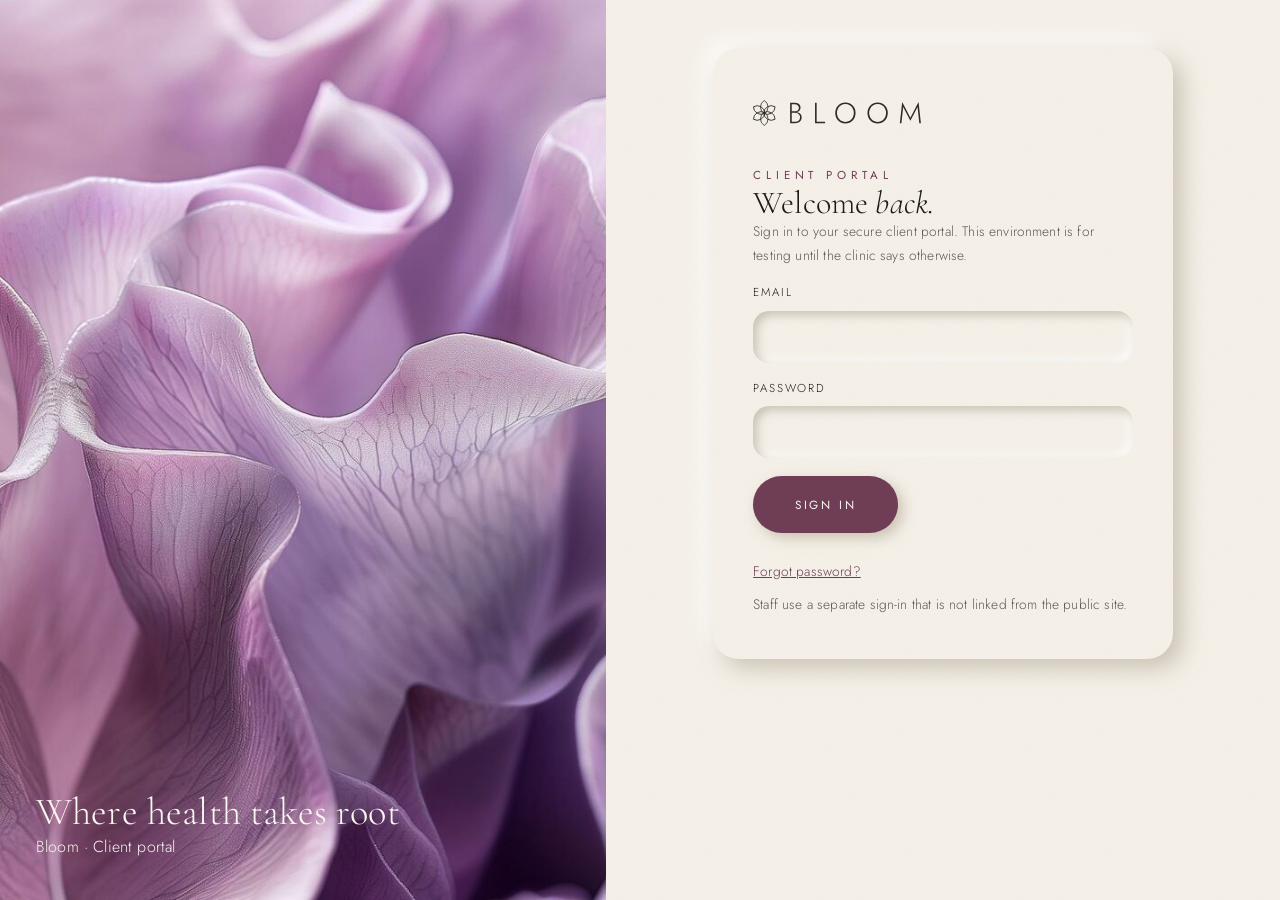
<file: portal/index.html>
<!doctype html>
<html lang="en">
<head>
<meta charset="utf-8">
<meta name="robots" content="noindex, nofollow">
<meta http-equiv="Content-Security-Policy" content="default-src 'self'; script-src 'self'; style-src 'self' 'unsafe-inline'; img-src 'self' data: blob:; font-src 'self'; connect-src 'self' https://yaehgbbuyzfpkjpdqlzs.supabase.co wss://yaehgbbuyzfpkjpdqlzs.supabase.co; worker-src 'self' blob:; object-src 'none'; base-uri 'self'; form-action 'self'; frame-ancestors 'none'">
<meta name="viewport" content="width=device-width, initial-scale=1">
<meta name="color-scheme" content="light only">
<meta name="theme-color" content="#F5F0E8">
<title>Bloom — Client portal</title>
<link rel="icon" href="/assets/logo/favicon.svg" type="image/svg+xml">
<link rel="stylesheet" href="/assets/fonts.css">
<link rel="stylesheet" href="/portal/portal.css">
</head>
<body>
<div id="app"></div>

<template id="bloom-home-logo">
<svg class="bloom-logo bl-bn" xmlns="http://www.w3.org/2000/svg" viewBox="-98.69 -154.12 872.17 213.41" aria-hidden="true" focusable="false">
<style>
.bloom-logo{--bloom-ink:#2E2B29;display:block;overflow:visible}
.bloom-logo .hit{fill:transparent;pointer-events:all}
.bloom-logo .ink{fill:var(--bloom-ink)}
.bloom-logo .petal{fill:none;stroke:var(--bloom-ink);stroke-linejoin:miter;stroke-miterlimit:10}
.bloom-logo .seed{fill:var(--bloom-ink);opacity:0;transform-origin:0 0}
.bloom-logo .pw,.bloom-logo .mc{transform-origin:0 0}
@keyframes bloom-seed{0%{transform:scale(0);opacity:0}12%{transform:scale(1.25);opacity:1}22%{transform:scale(1);opacity:1}58%{transform:scale(1);opacity:1}100%{transform:scale(.25);opacity:0}}
@keyframes bloom-grow-0{0%{transform:scale(0.55,0.1) rotate(4.5deg);opacity:0;animation-timing-function:cubic-bezier(.16,.8,.24,1)}14%{opacity:1}72%{transform:scale(1.03) rotate(-0.90deg);animation-timing-function:cubic-bezier(.4,0,.3,1)}100%{transform:scale(1) rotate(0deg);opacity:1}}
@keyframes bloom-draw-0{0%{stroke-dasharray:0 1;animation-timing-function:cubic-bezier(.16,.8,.24,1)}80%{stroke-dasharray:.5 0}99.9%{stroke-dasharray:.5 0}100%{stroke-dasharray:none}}
@keyframes bloom-mask-0{0%{transform:scale(1.16)}4%{transform:scale(4.90)}8%{transform:scale(14.14)}12%{transform:scale(23.87)}16%{transform:scale(32.20)}20%{transform:scale(38.83)}24%{transform:scale(44.02)}28%{transform:scale(48.06)}32%{transform:scale(51.23)}36%{transform:scale(53.71)}40%{transform:scale(55.67)}44%{transform:scale(57.20)}48%{transform:scale(58.39)}52%{transform:scale(59.31)}56%{transform:scale(60.01)}60%{transform:scale(60.53)}64%{transform:scale(60.89)}68%{transform:scale(61.13)}72%{transform:scale(61.26)}76%{transform:scale(61.22)}80%{transform:scale(60.86)}84%{transform:scale(62.36)}88%{transform:scale(66.91)}92%{transform:scale(72.59)}96%{transform:scale(77.43)}100%{transform:scale(79.47)}}
@keyframes bloom-grow-1{0%{transform:scale(0.42,0.08) rotate(-3.5deg);opacity:0;animation-timing-function:cubic-bezier(.22,.7,.2,1)}14%{opacity:1}76%{transform:scale(1.02) rotate(0.70deg);animation-timing-function:cubic-bezier(.4,0,.3,1)}100%{transform:scale(1) rotate(0deg);opacity:1}}
@keyframes bloom-draw-1{0%{stroke-dasharray:0 1;animation-timing-function:cubic-bezier(.22,.7,.2,1)}84%{stroke-dasharray:.5 0}99.9%{stroke-dasharray:.5 0}100%{stroke-dasharray:none}}
@keyframes bloom-mask-1{0%{transform:scale(1.16)}4%{transform:scale(2.27)}8%{transform:scale(7.78)}12%{transform:scale(15.78)}16%{transform:scale(24.32)}20%{transform:scale(31.90)}24%{transform:scale(38.09)}28%{transform:scale(43.03)}32%{transform:scale(46.96)}36%{transform:scale(50.09)}40%{transform:scale(52.59)}44%{transform:scale(54.59)}48%{transform:scale(56.19)}52%{transform:scale(57.46)}56%{transform:scale(58.46)}60%{transform:scale(59.23)}64%{transform:scale(59.80)}68%{transform:scale(60.22)}72%{transform:scale(60.49)}76%{transform:scale(60.65)}80%{transform:scale(60.63)}84%{transform:scale(60.29)}88%{transform:scale(63.01)}92%{transform:scale(69.64)}96%{transform:scale(76.39)}100%{transform:scale(79.47)}}
@keyframes bloom-grow-2{0%{transform:scale(0.6,0.12) rotate(-5.5deg);opacity:0;animation-timing-function:cubic-bezier(.12,.85,.3,1)}14%{opacity:1}70%{transform:scale(1.045) rotate(1.10deg);animation-timing-function:cubic-bezier(.4,0,.3,1)}100%{transform:scale(1) rotate(0deg);opacity:1}}
@keyframes bloom-draw-2{0%{stroke-dasharray:0 1;animation-timing-function:cubic-bezier(.12,.85,.3,1)}78%{stroke-dasharray:.5 0}99.9%{stroke-dasharray:.5 0}100%{stroke-dasharray:none}}
@keyframes bloom-mask-2{0%{transform:scale(1.16)}4%{transform:scale(7.52)}8%{transform:scale(18.11)}12%{transform:scale(27.62)}16%{transform:scale(35.36)}20%{transform:scale(41.48)}24%{transform:scale(46.30)}28%{transform:scale(50.09)}32%{transform:scale(53.06)}36%{transform:scale(55.40)}40%{transform:scale(57.23)}44%{transform:scale(58.65)}48%{transform:scale(59.75)}52%{transform:scale(60.58)}56%{transform:scale(61.19)}60%{transform:scale(61.63)}64%{transform:scale(61.92)}68%{transform:scale(62.10)}70%{transform:scale(62.15)}72%{transform:scale(62.16)}76%{transform:scale(61.91)}78%{transform:scale(61.62)}80%{transform:scale(61.69)}84%{transform:scale(64.10)}88%{transform:scale(68.59)}92%{transform:scale(73.65)}96%{transform:scale(77.77)}100%{transform:scale(79.47)}}
@keyframes bloom-grow-3{0%{transform:scale(0.5,0.09) rotate(3.0deg);opacity:0;animation-timing-function:cubic-bezier(.3,.6,.25,1)}14%{opacity:1}74%{transform:scale(1.025) rotate(-0.60deg);animation-timing-function:cubic-bezier(.4,0,.3,1)}100%{transform:scale(1) rotate(0deg);opacity:1}}
@keyframes bloom-draw-3{0%{stroke-dasharray:0 1;animation-timing-function:cubic-bezier(.3,.6,.25,1)}82%{stroke-dasharray:.5 0}99.9%{stroke-dasharray:.5 0}100%{stroke-dasharray:none}}
@keyframes bloom-mask-3{0%{transform:scale(1.16)}4%{transform:scale(1.19)}8%{transform:scale(3.98)}12%{transform:scale(8.66)}16%{transform:scale(15.13)}20%{transform:scale(22.59)}24%{transform:scale(29.91)}28%{transform:scale(36.36)}32%{transform:scale(41.76)}36%{transform:scale(46.16)}40%{transform:scale(49.71)}44%{transform:scale(52.56)}48%{transform:scale(54.84)}52%{transform:scale(56.64)}56%{transform:scale(58.05)}60%{transform:scale(59.12)}64%{transform:scale(59.90)}68%{transform:scale(60.45)}72%{transform:scale(60.79)}74%{transform:scale(60.89)}76%{transform:scale(60.94)}80%{transform:scale(60.79)}82%{transform:scale(60.57)}84%{transform:scale(60.99)}88%{transform:scale(65.06)}92%{transform:scale(71.29)}96%{transform:scale(76.99)}100%{transform:scale(79.47)}}
@keyframes bloom-grow-4{0%{transform:scale(0.38,0.11) rotate(5.0deg);opacity:0;animation-timing-function:cubic-bezier(.18,.75,.22,1)}14%{opacity:1}68%{transform:scale(1.035) rotate(-1.00deg);animation-timing-function:cubic-bezier(.4,0,.3,1)}100%{transform:scale(1) rotate(0deg);opacity:1}}
@keyframes bloom-draw-4{0%{stroke-dasharray:0 1;animation-timing-function:cubic-bezier(.18,.75,.22,1)}76%{stroke-dasharray:.5 0}99.9%{stroke-dasharray:.5 0}100%{stroke-dasharray:none}}
@keyframes bloom-mask-4{0%{transform:scale(1.16)}4%{transform:scale(4.35)}8%{transform:scale(13.21)}12%{transform:scale(23.22)}16%{transform:scale(31.97)}20%{transform:scale(38.92)}24%{transform:scale(44.32)}28%{transform:scale(48.50)}32%{transform:scale(51.75)}36%{transform:scale(54.29)}40%{transform:scale(56.28)}44%{transform:scale(57.82)}48%{transform:scale(59.01)}52%{transform:scale(59.91)}56%{transform:scale(60.58)}60%{transform:scale(61.05)}64%{transform:scale(61.36)}68%{transform:scale(61.53)}72%{transform:scale(61.53)}76%{transform:scale(61.22)}80%{transform:scale(62.13)}84%{transform:scale(65.31)}88%{transform:scale(69.80)}92%{transform:scale(74.42)}96%{transform:scale(78.02)}100%{transform:scale(79.47)}}
@keyframes bloom-grow-5{0%{transform:scale(0.58,0.07) rotate(-4.0deg);opacity:0;animation-timing-function:cubic-bezier(.25,.9,.35,1)}14%{opacity:1}78%{transform:scale(1.015) rotate(0.80deg);animation-timing-function:cubic-bezier(.4,0,.3,1)}100%{transform:scale(1) rotate(0deg);opacity:1}}
@keyframes bloom-draw-5{0%{stroke-dasharray:0 1;animation-timing-function:cubic-bezier(.25,.9,.35,1)}84%{stroke-dasharray:.5 0}99.9%{stroke-dasharray:.5 0}100%{stroke-dasharray:none}}
@keyframes bloom-mask-5{0%{transform:scale(1.16)}4%{transform:scale(2.40)}8%{transform:scale(7.67)}12%{transform:scale(14.83)}16%{transform:scale(22.70)}20%{transform:scale(30.28)}24%{transform:scale(36.94)}28%{transform:scale(42.47)}32%{transform:scale(46.90)}36%{transform:scale(50.37)}40%{transform:scale(53.05)}44%{transform:scale(55.11)}48%{transform:scale(56.67)}52%{transform:scale(57.84)}56%{transform:scale(58.71)}60%{transform:scale(59.34)}64%{transform:scale(59.79)}68%{transform:scale(60.09)}72%{transform:scale(60.28)}76%{transform:scale(60.39)}78%{transform:scale(60.42)}80%{transform:scale(60.41)}84%{transform:scale(60.23)}88%{transform:scale(62.99)}92%{transform:scale(69.63)}96%{transform:scale(76.38)}100%{transform:scale(79.47)}}
@media (prefers-reduced-motion:no-preference){
/* grows on hover / keyboard-focus of the link around it / .is-growing (JS replay) */
:is(.bl-bn:hover,.bl-bn.is-growing,:is(a,button):is(:hover,:focus-visible) .bl-bn) .pw.p0{animation:bloom-grow-0 1.3s linear 0.48s both}
:is(.bl-bn:hover,.bl-bn.is-growing,:is(a,button):is(:hover,:focus-visible) .bl-bn) .petal.p0{animation:bloom-draw-0 1.3s linear 0.48s both}
:is(.bl-bn:hover,.bl-bn.is-growing,:is(a,button):is(:hover,:focus-visible) .bl-bn) .mc0{animation:bloom-mask-0 1.3s linear 0.48s both}
:is(.bl-bn:hover,.bl-bn.is-growing,:is(a,button):is(:hover,:focus-visible) .bl-bn) .pr0{mask:url(#bn-m0)}
:is(.bl-bn:hover,.bl-bn.is-growing,:is(a,button):is(:hover,:focus-visible) .bl-bn) .pw.p1{animation:bloom-grow-1 1.0s linear 0.67s both}
:is(.bl-bn:hover,.bl-bn.is-growing,:is(a,button):is(:hover,:focus-visible) .bl-bn) .petal.p1{animation:bloom-draw-1 1.0s linear 0.67s both}
:is(.bl-bn:hover,.bl-bn.is-growing,:is(a,button):is(:hover,:focus-visible) .bl-bn) .mc1{animation:bloom-mask-1 1.0s linear 0.67s both}
:is(.bl-bn:hover,.bl-bn.is-growing,:is(a,button):is(:hover,:focus-visible) .bl-bn) .pr1{mask:url(#bn-m1)}
:is(.bl-bn:hover,.bl-bn.is-growing,:is(a,button):is(:hover,:focus-visible) .bl-bn) .pw.p2{animation:bloom-grow-2 1.35s linear 0.39s both}
:is(.bl-bn:hover,.bl-bn.is-growing,:is(a,button):is(:hover,:focus-visible) .bl-bn) .petal.p2{animation:bloom-draw-2 1.35s linear 0.39s both}
:is(.bl-bn:hover,.bl-bn.is-growing,:is(a,button):is(:hover,:focus-visible) .bl-bn) .mc2{animation:bloom-mask-2 1.35s linear 0.39s both}
:is(.bl-bn:hover,.bl-bn.is-growing,:is(a,button):is(:hover,:focus-visible) .bl-bn) .pr2{mask:url(#bn-m2)}
:is(.bl-bn:hover,.bl-bn.is-growing,:is(a,button):is(:hover,:focus-visible) .bl-bn) .pw.p3{animation:bloom-grow-3 1.15s linear 0.22s both}
:is(.bl-bn:hover,.bl-bn.is-growing,:is(a,button):is(:hover,:focus-visible) .bl-bn) .petal.p3{animation:bloom-draw-3 1.15s linear 0.22s both}
:is(.bl-bn:hover,.bl-bn.is-growing,:is(a,button):is(:hover,:focus-visible) .bl-bn) .mc3{animation:bloom-mask-3 1.15s linear 0.22s both}
:is(.bl-bn:hover,.bl-bn.is-growing,:is(a,button):is(:hover,:focus-visible) .bl-bn) .pr3{mask:url(#bn-m3)}
:is(.bl-bn:hover,.bl-bn.is-growing,:is(a,button):is(:hover,:focus-visible) .bl-bn) .pw.p4{animation:bloom-grow-4 1.25s linear 0.56s both}
:is(.bl-bn:hover,.bl-bn.is-growing,:is(a,button):is(:hover,:focus-visible) .bl-bn) .petal.p4{animation:bloom-draw-4 1.25s linear 0.56s both}
:is(.bl-bn:hover,.bl-bn.is-growing,:is(a,button):is(:hover,:focus-visible) .bl-bn) .mc4{animation:bloom-mask-4 1.25s linear 0.56s both}
:is(.bl-bn:hover,.bl-bn.is-growing,:is(a,button):is(:hover,:focus-visible) .bl-bn) .pr4{mask:url(#bn-m4)}
:is(.bl-bn:hover,.bl-bn.is-growing,:is(a,button):is(:hover,:focus-visible) .bl-bn) .pw.p5{animation:bloom-grow-5 0.9s linear 0.31s both}
:is(.bl-bn:hover,.bl-bn.is-growing,:is(a,button):is(:hover,:focus-visible) .bl-bn) .petal.p5{animation:bloom-draw-5 0.9s linear 0.31s both}
:is(.bl-bn:hover,.bl-bn.is-growing,:is(a,button):is(:hover,:focus-visible) .bl-bn) .mc5{animation:bloom-mask-5 0.9s linear 0.31s both}
:is(.bl-bn:hover,.bl-bn.is-growing,:is(a,button):is(:hover,:focus-visible) .bl-bn) .pr5{mask:url(#bn-m5)}
:is(.bl-bn:hover,.bl-bn.is-growing,:is(a,button):is(:hover,:focus-visible) .bl-bn) .seed{animation:bloom-seed 1.25s ease-out 0s both}
}
</style>
<defs><radialGradient id="bn-g"><stop offset="0" stop-color="#fff"/><stop offset=".8" stop-color="#fff"/><stop offset="1" stop-color="#fff" stop-opacity="0"/></radialGradient><mask id="bn-m0" maskUnits="userSpaceOnUse" x="-83.45" y="-83.45" width="166.9" height="166.9"><circle class="mc mc0" r="1" fill="url(#bn-g)" transform="scale(79.47)"/></mask><mask id="bn-m1" maskUnits="userSpaceOnUse" x="-83.45" y="-83.45" width="166.9" height="166.9"><circle class="mc mc1" r="1" fill="url(#bn-g)" transform="scale(79.47)"/></mask><mask id="bn-m2" maskUnits="userSpaceOnUse" x="-83.45" y="-83.45" width="166.9" height="166.9"><circle class="mc mc2" r="1" fill="url(#bn-g)" transform="scale(79.47)"/></mask><mask id="bn-m3" maskUnits="userSpaceOnUse" x="-83.45" y="-83.45" width="166.9" height="166.9"><circle class="mc mc3" r="1" fill="url(#bn-g)" transform="scale(79.47)"/></mask><mask id="bn-m4" maskUnits="userSpaceOnUse" x="-83.45" y="-83.45" width="166.9" height="166.9"><circle class="mc mc4" r="1" fill="url(#bn-g)" transform="scale(79.47)"/></mask><mask id="bn-m5" maskUnits="userSpaceOnUse" x="-83.45" y="-83.45" width="166.9" height="166.9"><circle class="mc mc5" r="1" fill="url(#bn-g)" transform="scale(79.47)"/></mask></defs>
<rect class="hit" x="-98.69" y="-154.12" width="872.17" height="213.41"/>
<g class="flower" transform="translate(0 -47.42)"><g class="pr pr0" transform="rotate(0)"><g class="pw p0"><path class="petal p0" pathLength="1" stroke-width="3.79" d="M0 2.71A34.8 34.8 0 0 1 0 -57.82A34.8 34.8 0 0 1 0 2.71Z"/></g></g><g class="pr pr1" transform="rotate(60)"><g class="pw p1"><path class="petal p1" pathLength="1" stroke-width="3.79" d="M0 2.71A34.8 34.8 0 0 1 0 -57.82A34.8 34.8 0 0 1 0 2.71Z"/></g></g><g class="pr pr2" transform="rotate(120)"><g class="pw p2"><path class="petal p2" pathLength="1" stroke-width="3.79" d="M0 2.71A34.8 34.8 0 0 1 0 -57.82A34.8 34.8 0 0 1 0 2.71Z"/></g></g><g class="pr pr3" transform="rotate(180)"><g class="pw p3"><path class="petal p3" pathLength="1" stroke-width="3.79" d="M0 2.71A34.8 34.8 0 0 1 0 -57.82A34.8 34.8 0 0 1 0 2.71Z"/></g></g><g class="pr pr4" transform="rotate(240)"><g class="pw p4"><path class="petal p4" pathLength="1" stroke-width="3.79" d="M0 2.71A34.8 34.8 0 0 1 0 -57.82A34.8 34.8 0 0 1 0 2.71Z"/></g></g><g class="pr pr5" transform="rotate(300)"><g class="pw p5"><path class="petal p5" pathLength="1" stroke-width="3.79" d="M0 2.71A34.8 34.8 0 0 1 0 -57.82A34.8 34.8 0 0 1 0 2.71Z"/></g></g><circle class="seed" r="5.2"/></g>
<path class="ink" d="M125.79 -50.94H141.1Q149.1 -50.94 155.19 -53.31Q161.29 -55.68 164.74 -60.35Q168.2 -65.03 168.2 -71.94Q168.2 -79.52 164.81 -84.6Q161.42 -89.68 155.26 -92.26Q149.1 -94.83 140.56 -94.83H119.97V0H141.92Q151.13 0 158.24 -2.98Q165.35 -5.96 169.42 -12.06Q173.48 -18.15 173.48 -27.5Q173.48 -34 170.84 -38.81Q168.2 -43.62 163.79 -46.74Q159.39 -49.85 153.84 -51.41Q148.28 -52.97 142.46 -52.97H125.79V-48.63H141.92Q146.79 -48.63 151.06 -47.28Q155.33 -45.93 158.71 -43.28Q162.1 -40.64 164 -36.78Q165.89 -32.92 165.89 -27.91Q165.89 -20.86 162.91 -16.19Q159.93 -11.52 154.51 -9.08Q149.1 -6.64 141.92 -6.64H127.42V-88.19H140.56Q149.77 -88.19 155.26 -83.79Q160.75 -79.39 160.75 -71.53Q160.75 -65.98 158.04 -62.39Q155.33 -58.8 150.72 -57.03Q146.11 -55.27 140.56 -55.27H125.79ZM235.53 -94.83V0H282.13V-7.04H242.98V-94.83ZM337.13 -47.42Q337.13 -59.34 342.21 -68.62Q347.29 -77.9 356.17 -83.25Q365.04 -88.6 376.42 -88.6Q387.8 -88.6 396.67 -83.25Q405.55 -77.9 410.56 -68.62Q415.57 -59.34 415.57 -47.42Q415.57 -35.63 410.56 -26.28Q405.55 -16.93 396.67 -11.58Q387.8 -6.23 376.42 -6.23Q365.04 -6.23 356.17 -11.58Q347.29 -16.93 342.21 -26.28Q337.13 -35.63 337.13 -47.42ZM329.27 -47.42Q329.27 -36.98 332.8 -28.11Q336.32 -19.24 342.69 -12.67Q349.05 -6.1 357.66 -2.44Q366.26 1.22 376.42 1.22Q386.58 1.22 395.18 -2.44Q403.78 -6.1 410.15 -12.67Q416.52 -19.24 420.04 -28.11Q423.56 -36.98 423.56 -47.42Q423.56 -57.85 420.04 -66.72Q416.52 -75.59 410.15 -82.16Q403.78 -88.73 395.18 -92.39Q386.58 -96.05 376.42 -96.05Q366.26 -96.05 357.66 -92.39Q349.05 -88.73 342.69 -82.16Q336.32 -75.59 332.8 -66.72Q329.27 -57.85 329.27 -47.42ZM486.69 -47.42Q486.69 -59.34 491.77 -68.62Q496.85 -77.9 505.73 -83.25Q514.6 -88.6 525.98 -88.6Q537.36 -88.6 546.23 -83.25Q555.11 -77.9 560.12 -68.62Q565.13 -59.34 565.13 -47.42Q565.13 -35.63 560.12 -26.28Q555.11 -16.93 546.23 -11.58Q537.36 -6.23 525.98 -6.23Q514.6 -6.23 505.73 -11.58Q496.85 -16.93 491.77 -26.28Q486.69 -35.63 486.69 -47.42ZM478.84 -47.42Q478.84 -36.98 482.36 -28.11Q485.88 -19.24 492.25 -12.67Q498.61 -6.1 507.22 -2.44Q515.82 1.22 525.98 1.22Q536.14 1.22 544.74 -2.44Q553.35 -6.1 559.71 -12.67Q566.08 -19.24 569.6 -28.11Q573.12 -36.98 573.12 -47.42Q573.12 -57.85 569.6 -66.72Q566.08 -75.59 559.71 -82.16Q553.35 -88.73 544.74 -92.39Q536.14 -96.05 525.98 -96.05Q515.82 -96.05 507.22 -92.39Q498.61 -88.73 492.25 -82.16Q485.88 -75.59 482.36 -66.72Q478.84 -57.85 478.84 -47.42ZM644.52 -75.05 677.85 -10.97 711.17 -75.05 719.3 0H726.75L715.78 -98.49L677.85 -25.6L639.91 -98.49L628.94 0H636.39Z"/>
</svg>
</template>
<script src="/assets/bloom-config.js"></script>
<script src="/assets/auth-step.js"></script>
<script src="/assets/vendor/supabase.js"></script>
<script src="/portal/app.js"></script>
</body>
</html>
</file>
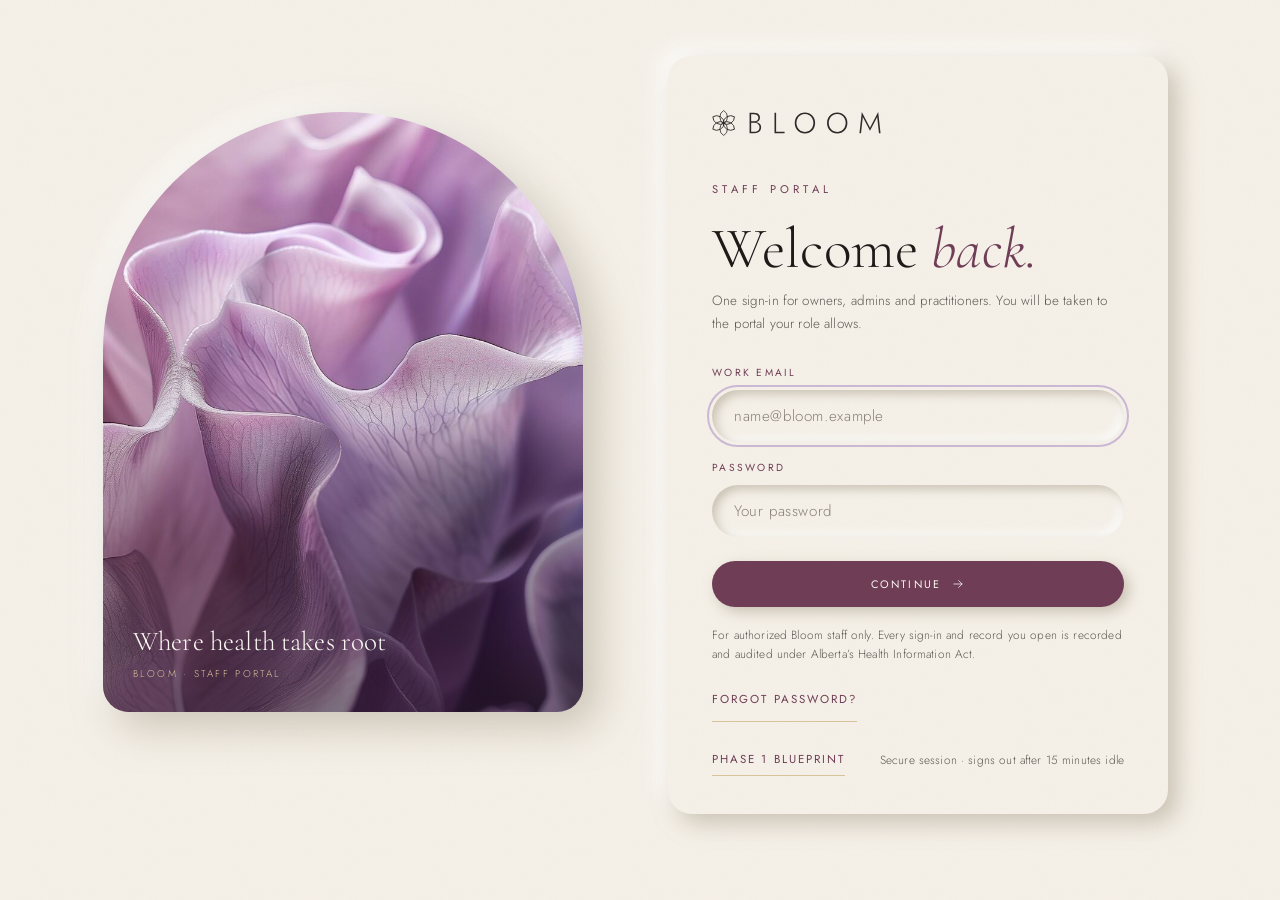
<file: staff/index.html>
<!doctype html>
<html lang="en">
<head>
<meta charset="utf-8">
<meta name="robots" content="noindex, nofollow">
<meta http-equiv="Content-Security-Policy" content="default-src 'self'; script-src 'self'; style-src 'self' 'unsafe-inline'; img-src 'self' data: blob:; font-src 'self'; connect-src 'self' https://yaehgbbuyzfpkjpdqlzs.supabase.co wss://yaehgbbuyzfpkjpdqlzs.supabase.co; worker-src 'self' blob:; object-src 'none'; base-uri 'self'; form-action 'self'; frame-ancestors 'none'">
<meta name="viewport" content="width=device-width, initial-scale=1, viewport-fit=cover">
<link rel="icon" href="/assets/logo/favicon.svg" type="image/svg+xml">
<style>[hidden]{display:none!important}</style>
</head>
<body>
<title>Bloom Staff Portal</title>
<meta name="claude:viewport-fit-sides" content="cover">
<meta name="color-scheme" content="light only">
<link rel="stylesheet" href="/assets/fonts.css">
<style>
/* Layout: sculpted sidebar + calm editorial workspace. Tokens copied 1:1 from the Bloom Style Guide / Client Portal.
   Deliberately light-only, matching the client portal ("color-scheme: light only"). */
:root{
  --bone:#F5F0E8; --bone-deep:#ECE4D6; --bone-light:#FBF8F2; --ink:#1D1A18;
  --burgundy:#6F3E56; --lilac:#CBB9D5; --emerald:#234539; --yellow:#F3E7BE; --gold:#D8C49A;
  --gold-ink:#9a7f43; --muted:#5f5953; --soft:#4a4540; --line:rgba(111,62,86,0.14); --veil:rgba(29,26,24,0.32);
  --serif:'Cormorant Garamond', Georgia, 'Times New Roman', serif; --sans:'Jost', 'Avenir Next', 'Segoe UI', sans-serif;
  --shadow-light:rgba(255,255,255,0.85); --shadow-dark:rgba(170,158,138,0.55);
  --ease:cubic-bezier(0.22,1,0.36,1);
  --petals:url("[data-uri]");
  --peony:url("[data-uri]");
  --leaves:url("[data-uri]");
  color-scheme:light only;
}
*{margin:0;padding:0;box-sizing:border-box}
html,body{background:var(--bone);color:var(--ink)}
body{font-family:var(--sans);font-weight:300;font-size:15px;line-height:1.65;letter-spacing:0.01em;-webkit-font-smoothing:antialiased;overflow-x:hidden}
body::after{content:"";position:fixed;inset:0;pointer-events:none;z-index:9999;opacity:0.035;mix-blend-mode:multiply;
  background-image:url("data:image/svg+xml,%3Csvg xmlns='http://www.w3.org/2000/svg' width='200' height='200'%3E%3Cfilter id='n'%3E%3CfeTurbulence type='fractalNoise' baseFrequency='0.85' numOctaves='3' stitchTiles='stitch'/%3E%3C/filter%3E%3Crect width='100%25' height='100%25' filter='url(%23n)'/%3E%3C/svg%3E")}
body::before{content:"";position:fixed;inset:0 0 auto;height:env(safe-area-inset-top,0px);z-index:80;background:var(--yellow)}
h1,h2,h3,h4{font-family:var(--serif);font-weight:300;line-height:1.08;text-wrap:balance}
a{color:var(--burgundy)}
button,input,select,textarea{font-family:var(--sans);font-weight:300;color:var(--ink)}
:focus-visible{outline:2px solid var(--lilac);outline-offset:3px}
.sr{position:absolute;width:1px;height:1px;overflow:hidden;clip-path:inset(50%)}
.tnum{font-variant-numeric:lining-nums tabular-nums}
.stat .v,.cal b,.time,.marker .v,.cpp-r .v,td .rv{font-variant-numeric:lining-nums tabular-nums}

/* type helpers */
.eyebrow{font-weight:400;font-size:0.7rem;letter-spacing:0.38em;text-transform:uppercase;color:var(--burgundy)}
.num{font-family:var(--serif);font-style:italic;font-size:1.15rem;color:var(--gold-ink);display:block;margin-bottom:6px}
.sub{font-size:0.68rem;letter-spacing:0.2em;text-transform:uppercase;color:var(--burgundy);font-weight:400}
.lede{color:var(--soft);font-size:1.02rem;max-width:560px;margin-top:14px}
.small{font-size:0.84rem;color:var(--muted)}
.tiny{font-size:0.74rem;color:var(--muted)}
.divider-band{height:1px;background:linear-gradient(90deg,transparent,var(--gold),transparent)}

/* surfaces */
.neo{background:var(--bone);border-radius:24px;box-shadow:9px 9px 22px var(--shadow-dark),-9px -9px 22px var(--shadow-light)}
.pressed{background:var(--bone);border-radius:18px;box-shadow:inset 3px 3px 8px var(--shadow-dark),inset -3px -3px 8px var(--shadow-light)}
.deep{background:var(--bone-deep)}
.panel{padding:30px 32px}
.panel-head{display:flex;flex-wrap:wrap;align-items:baseline;justify-content:space-between;gap:8px 16px;margin-bottom:18px}
.panel-head h2{font-size:1.9rem}

/* buttons */
.cta{display:inline-flex;align-items:center;justify-content:center;gap:10px;font-weight:400;letter-spacing:0.2em;text-transform:uppercase;font-size:0.68rem;text-decoration:none;padding:15px 30px;border-radius:40px;border:none;cursor:pointer;font-family:var(--sans);transition:all 0.5s var(--ease);white-space:nowrap}
.cta-solid{background:var(--burgundy);color:var(--bone-light);box-shadow:5px 5px 13px var(--shadow-dark)}
.cta-solid:hover{background:var(--emerald)}
.cta-ghost{background:var(--bone);color:var(--ink);box-shadow:6px 6px 16px var(--shadow-dark),-6px -6px 16px var(--shadow-light)}
.cta-ghost:hover{box-shadow:inset 4px 4px 10px var(--shadow-dark),inset -4px -4px 10px var(--shadow-light);color:var(--burgundy)}
.cta-sm{padding:10px 18px;font-size:0.6rem;letter-spacing:0.18em}
.cta[disabled]{opacity:0.5;cursor:not-allowed}
.link{display:inline-block;padding:6px 0;font-size:0.72rem;letter-spacing:0.18em;text-transform:uppercase;font-weight:400;color:var(--burgundy);text-decoration:none;border:none;border-bottom:1px solid var(--gold);background:none;cursor:pointer}
a.tap-target{min-height:44px;min-width:44px;display:inline-flex;align-items:center;padding:12px 0}
.link:hover{color:var(--emerald)}
.icon-btn{display:grid;place-items:center;width:42px;height:42px;border-radius:50%;border:none;background:var(--bone);color:var(--burgundy);cursor:pointer;box-shadow:4px 4px 10px var(--shadow-dark),-4px -4px 10px var(--shadow-light);transition:all 0.4s var(--ease)}
.icon-btn:hover{box-shadow:inset 3px 3px 7px var(--shadow-dark),inset -3px -3px 7px var(--shadow-light)}

/* pills */
.pill{display:inline-flex;align-items:center;gap:6px;padding:5px 13px;border-radius:40px;font-size:0.6rem;letter-spacing:0.16em;text-transform:uppercase;font-weight:400;white-space:nowrap;line-height:1.5}
.pill::before{content:"";width:6px;height:6px;border-radius:50%;background:currentColor;opacity:0.7}
.pill.plain::before{display:none}
.p-emerald{background:var(--emerald);color:var(--bone-light)}
.p-lilac{background:var(--lilac);color:var(--ink)}
.p-yellow{background:var(--yellow);color:var(--ink)}
.p-gold{background:var(--gold);color:var(--ink)}
.p-burgundy{background:var(--burgundy);color:var(--bone-light)}
.p-deep{background:var(--bone-deep);color:var(--ink)}
.p-outline{background:transparent;color:var(--muted);box-shadow:inset 0 0 0 1px rgba(95,89,83,0.35)}

/* ============ AUTH SCREENS ============ */
.auth{min-height:100vh;display:grid;grid-template-columns:minmax(0,1fr) minmax(0,1fr);align-items:start;gap:56px;max-width:1180px;margin:0 auto;padding-block:56px;padding-left:max(24px,env(safe-area-inset-left,0px));padding-right:max(24px,env(safe-area-inset-right,0px))}
.auth-art{aspect-ratio:4/5;max-height:620px;width:100%;max-width:480px;justify-self:center;border-radius:240px 240px 26px 26px;overflow:hidden;position:relative;background:var(--petals) center/cover no-repeat,linear-gradient(160deg,var(--lilac),var(--burgundy));box-shadow:14px 14px 40px var(--shadow-dark),-10px -10px 30px var(--shadow-light)}
.auth-art::after{content:"";position:absolute;inset:0;background:linear-gradient(to top,rgba(45,30,48,0.6) 0%,rgba(45,30,48,0.05) 50%,transparent 70%)}
.auth-art .cap{position:absolute;left:30px;right:30px;bottom:30px;z-index:2;color:var(--bone-light)}
.auth-art .cap .t{font-family:var(--serif);font-size:1.7rem;line-height:1.15}
.auth-art .cap .s{font-size:0.62rem;letter-spacing:0.24em;text-transform:uppercase;color:var(--gold);margin-top:8px}
.auth-card{padding:44px 44px 38px;max-width:500px;width:100%}
.auth-art{margin-top:56px}
.brand{font-family:var(--serif);font-size:1.6rem;letter-spacing:0.42em;text-indent:0.42em;font-weight:400;color:var(--ink);text-decoration:none}
.auth h1{font-size:clamp(2.6rem,5vw,3.6rem);margin-top:20px}
.auth h1 em{font-style:italic;color:var(--burgundy)}
.field{display:flex;flex-direction:column;gap:8px}
.field label,.lbl{font-size:0.64rem;letter-spacing:0.22em;text-transform:uppercase;color:var(--burgundy);font-weight:400}
.input,.select,textarea.input{width:100%;min-width:0;height:52px;padding:0 22px;border-radius:40px;border:none;background:var(--bone);box-shadow:inset 4px 4px 10px var(--shadow-dark),inset -4px -4px 10px var(--shadow-light);font-size:0.95rem;color:var(--ink)}
textarea.input{height:auto;min-height:96px;padding:16px 22px;border-radius:22px;resize:vertical;line-height:1.6}
.select{appearance:none;-webkit-appearance:none;padding-right:44px;background-image:url("data:image/svg+xml,%3Csvg xmlns='http://www.w3.org/2000/svg' width='12' height='12' viewBox='0 0 24 24' fill='none' stroke='%236F3E56' stroke-width='1.6'%3E%3Cpath d='M6 9l6 6 6-6'/%3E%3C/svg%3E");background-repeat:no-repeat;background-position:right 20px center;cursor:pointer}
.input::placeholder{color:#8a8178;letter-spacing:0.04em}
.input:focus,.select:focus{outline:2px solid var(--lilac);outline-offset:3px}
.form{display:flex;flex-direction:column;gap:18px;margin-top:30px}
.err{font-size:0.82rem;color:var(--burgundy);background:rgba(111,62,86,0.08);padding:10px 16px;border-radius:14px}
.demo{margin-top:30px;padding:22px 22px 18px}
.demo-list{display:flex;flex-wrap:wrap;gap:10px;margin-top:12px}
.chip{min-height:38px;padding:0 16px;border-radius:40px;border:1px solid var(--burgundy);background:transparent;color:var(--burgundy);font-size:0.64rem;letter-spacing:0.14em;text-transform:uppercase;cursor:pointer;transition:all 0.4s var(--ease);display:inline-flex;align-items:center;gap:8px}
.chip:hover,.chip.on{background:var(--burgundy);color:var(--bone-light)}
.chip.muted{border-color:rgba(95,89,83,0.4);color:var(--muted)}
.chip.muted:hover{background:var(--muted);color:var(--bone-light)}
.code-row{display:grid;grid-template-columns:repeat(6,minmax(0,1fr));gap:10px}
.code-row input{height:62px;text-align:center;padding:0;border-radius:18px;font-family:var(--serif);font-size:1.8rem}
.auth-foot{display:flex;flex-wrap:wrap;justify-content:space-between;gap:12px;margin-top:22px}

/* ============ APP SHELL ============ */
.ribbon{position:sticky;top:env(safe-area-inset-top,0px);z-index:70;background:var(--yellow);color:var(--ink);font-size:0.72rem;letter-spacing:0.06em;display:flex;flex-wrap:wrap;align-items:center;justify-content:space-between;gap:6px 18px;padding-block:8px;padding-left:max(16px,env(safe-area-inset-left,0px));padding-right:max(16px,env(safe-area-inset-right,0px))}
.ribbon b{font-weight:400;letter-spacing:0.22em;text-transform:uppercase;font-size:0.62rem;color:var(--burgundy)}
.ribbon .acts{display:flex;flex-wrap:wrap;gap:6px 18px}
.ribbon button{background:none;border:none;border-bottom:1px solid var(--burgundy);color:var(--burgundy);font-size:0.62rem;letter-spacing:0.18em;text-transform:uppercase;cursor:pointer;padding:2px 0;font-weight:400}
.shell{display:grid;grid-template-columns:272px minmax(0,1fr);min-height:calc(100vh - 36px)}
.side{position:sticky;top:calc(env(safe-area-inset-top,0px) + 36px);height:calc(100vh - 36px);overflow-y:auto;padding:30px 20px 24px;display:flex;flex-direction:column;gap:26px;border-right:1px solid var(--line);background:var(--bone)}
.side .brand{padding-left:12px;font-size:1.5rem}
.portal-tag{margin:6px 0 0 14px}
.nav{display:flex;flex-direction:column;gap:4px}
.nav a{display:flex;align-items:center;gap:14px;padding:12px 18px;border-radius:40px;text-decoration:none;color:var(--ink);font-size:0.7rem;letter-spacing:0.2em;text-transform:uppercase;font-weight:400;transition:all 0.4s var(--ease)}
.nav a svg{flex-shrink:0;color:var(--burgundy);opacity:0.8}
.nav a:hover{color:var(--burgundy)}
.nav a.active{color:var(--burgundy);box-shadow:inset 3px 3px 7px var(--shadow-dark),inset -3px -3px 7px var(--shadow-light)}
.nav a .count{margin-left:auto;font-size:0.6rem;letter-spacing:0.06em;min-width:22px;height:22px;padding:0 6px;border-radius:20px;display:grid;place-items:center;background:var(--bone-deep);color:var(--burgundy)}
.side-foot{margin-top:auto;display:flex;flex-direction:column;gap:14px}
.who{display:flex;align-items:center;gap:12px;padding:14px;border-radius:20px}
.avatar{width:44px;height:44px;border-radius:50%;display:grid;place-items:center;flex-shrink:0;font-family:var(--serif);font-size:1.1rem;color:var(--burgundy);background:var(--bone);box-shadow:4px 4px 10px var(--shadow-dark),-4px -4px 10px var(--shadow-light)}
.avatar.lg{width:72px;height:72px;font-size:1.7rem}
.who .n{font-family:var(--serif);font-size:1.2rem;line-height:1.1}
.who .r{font-size:0.62rem;letter-spacing:0.16em;text-transform:uppercase;color:var(--muted);margin-top:3px}
.main{min-width:0;display:flex;flex-direction:column}
.topbar{position:sticky;top:calc(env(safe-area-inset-top,0px) + 36px);z-index:40;background:rgba(245,240,232,0.92);backdrop-filter:blur(10px);-webkit-backdrop-filter:blur(10px);display:flex;align-items:center;gap:18px;padding-block:16px;padding-left:max(40px,env(safe-area-inset-left,0px));padding-right:max(40px,env(safe-area-inset-right,0px));border-bottom:1px solid var(--line)}
.menu-btn{display:none}
.search{position:relative;flex:1 1 auto;max-width:520px;min-width:0}
.search .input{height:46px;padding-left:48px;font-size:0.9rem}
.search>svg{position:absolute;left:18px;top:50%;transform:translateY(-50%);color:var(--burgundy);pointer-events:none}
.search-results{position:absolute;left:0;right:0;top:calc(100% + 10px);padding:10px;z-index:45;max-height:380px;overflow-y:auto}
.sr-item{display:flex;align-items:center;gap:14px;width:100%;text-align:left;padding:12px 14px;border:none;background:none;border-radius:16px;cursor:pointer}
.sr-item:hover,.sr-item:focus-visible{background:var(--bone-deep)}
.sr-item .n{font-size:0.95rem;font-weight:400}
.sr-item .m{font-size:0.76rem;color:var(--muted)}
.topbar .right{margin-left:auto;display:flex;align-items:center;gap:16px}
.session{display:flex;align-items:center;gap:8px;font-size:0.66rem;letter-spacing:0.16em;text-transform:uppercase;color:var(--muted);white-space:nowrap}
.session svg{color:var(--emerald)}
.tb-status{display:flex;align-items:center;gap:16px;font-size:0.66rem;letter-spacing:0.16em;text-transform:uppercase;color:var(--muted);white-space:nowrap}
.tb-when{display:flex;align-items:center;gap:10px}
.tb-when b,.tb-wx b{font-weight:400;color:var(--ink);letter-spacing:0.08em}
.tb-dot{width:3px;height:3px;border-radius:50%;background:var(--gold)}
.tb-sep{width:1px;height:22px;background:var(--line)}
.tb-wx{display:flex;align-items:center;gap:8px}
.tb-wx svg{color:var(--burgundy)}
.tb-inbox{position:relative;width:44px;height:44px;text-decoration:none}
.tb-badge{position:absolute;top:-3px;right:-3px;min-width:18px;height:18px;padding:0 5px;border-radius:10px;background:var(--burgundy);color:var(--bone-light);font-size:0.6rem;letter-spacing:0.02em;display:grid;place-items:center;box-shadow:0 0 0 2px var(--bone)}
.content{padding-block:44px 90px;padding-left:max(40px,env(safe-area-inset-left,0px));padding-right:max(40px,env(safe-area-inset-right,0px));max-width:1320px;width:100%;animation:fade 0.8s var(--ease)}
@keyframes fade{from{opacity:0.001;transform:translateY(10px)}to{opacity:1;transform:none}}
@media (prefers-reduced-motion:reduce){.content,.drawer,.dialog{animation:none!important;transition:none!important}}
.page-head{display:flex;flex-wrap:wrap;align-items:flex-end;justify-content:space-between;gap:24px;margin-bottom:38px}
.page-head h1{font-size:clamp(2.5rem,4.6vw,3.7rem);margin-top:14px}
.page-head h1 em{font-style:italic;color:var(--burgundy)}
.head-acts{display:flex;flex-wrap:wrap;gap:14px}
.grid{display:grid;gap:26px}
.g4{grid-template-columns:repeat(4,minmax(0,1fr))}
.g3{grid-template-columns:repeat(3,minmax(0,1fr))}
.g2{grid-template-columns:repeat(2,minmax(0,1fr))}
.split{display:grid;gap:26px;grid-template-columns:minmax(0,1.4fr) minmax(0,1fr)}
.sec{margin-top:30px}
.stack{display:flex;flex-direction:column;gap:26px}

/* metric cards */
.stat{padding:24px 26px 22px;display:flex;flex-direction:column;gap:6px;text-decoration:none;color:inherit;transition:all 0.5s var(--ease)}
a.stat:hover{box-shadow:inset 4px 4px 10px var(--shadow-dark),inset -4px -4px 10px var(--shadow-light)}
.stat .v{font-family:var(--serif);font-size:2.6rem;line-height:1.05;margin-top:4px}
.stat .v small{font-family:var(--sans);font-size:0.72rem;letter-spacing:0.08em;color:var(--emerald);margin-left:6px}
.stat.deep{background:var(--bone-deep)}
.dot{display:inline-block;width:10px;height:10px;border-radius:50%;background:var(--emerald);box-shadow:0 0 0 4px rgba(35,69,57,0.12);flex-shrink:0}
.dot.warn{background:var(--gold-ink);box-shadow:0 0 0 4px rgba(154,127,67,0.15)}
.dot.alert{background:var(--burgundy);box-shadow:0 0 0 4px rgba(111,62,86,0.14)}

/* tables */
.tbl-wrap{overflow-x:auto;margin:0 -4px;padding:0 4px}
table{width:100%;border-collapse:collapse;text-align:left}
th{font-weight:400}
thead th{font-size:0.6rem;letter-spacing:0.22em;text-transform:uppercase;color:var(--burgundy);padding:0 14px 12px 0;border-bottom:1px solid var(--gold);white-space:nowrap}
tbody th,tbody td{padding:14px 14px 14px 0;border-bottom:1px solid var(--line);vertical-align:middle;font-size:0.9rem}
tbody tr:last-child th,tbody tr:last-child td{border-bottom:none}
tbody tr.click{cursor:pointer;transition:background 0.3s}
tbody tr.click:hover{background:rgba(236,228,214,0.6)}
td.m,.m{color:var(--muted)}
.t-name{font-weight:400}
.t-sub{font-size:0.74rem;color:var(--muted)}
.mask{font-variant-numeric:tabular-nums;letter-spacing:0.06em}
.w-min{width:1%;white-space:nowrap}

/* lists */
.list{list-style:none}
.list>li{padding:15px 0;border-top:1px solid var(--line);display:flex;justify-content:space-between;align-items:center;gap:14px}
.list>li:last-child{border-bottom:1px solid var(--line)}
.list .t{font-size:0.95rem;font-weight:400}
.time{font-family:var(--serif);font-size:1.35rem;line-height:1;min-width:64px;font-variant-numeric:tabular-nums}
.row{display:flex;align-items:center;gap:14px;min-width:0}
.grow{flex:1 1 auto;min-width:0}
.bar-track{height:10px;border-radius:20px;background:var(--bone);box-shadow:inset 2px 2px 5px var(--shadow-dark),inset -2px -2px 5px var(--shadow-light);position:relative;overflow:hidden}
.bar-fill{position:absolute;left:0;top:2px;bottom:2px;border-radius:20px;background:var(--emerald)}
.bar-fill.lilac{background:var(--lilac)}

/* checkbox + toggles */
.check{appearance:none;-webkit-appearance:none;width:24px;height:24px;border-radius:8px;flex-shrink:0;background:var(--bone);box-shadow:inset 2px 2px 5px var(--shadow-dark),inset -2px -2px 5px var(--shadow-light);cursor:pointer;display:grid;place-items:center;transition:all 0.3s}
.check:checked{background:var(--emerald);box-shadow:2px 2px 6px var(--shadow-dark)}
.check:checked::after{content:"";width:10px;height:5px;border-left:1.6px solid var(--bone-light);border-bottom:1.6px solid var(--bone-light);transform:rotate(-45deg) translate(1px,-1px)}
.done .t{text-decoration:line-through;color:var(--muted)}
.switch{position:relative;width:50px;height:28px;flex-shrink:0;border-radius:30px;border:none;cursor:pointer;background:var(--bone);box-shadow:inset 3px 3px 7px var(--shadow-dark),inset -3px -3px 7px var(--shadow-light);transition:background 0.4s var(--ease)}
.switch::after{content:"";position:absolute;top:4px;left:4px;width:20px;height:20px;border-radius:50%;background:var(--bone-light);box-shadow:2px 2px 5px var(--shadow-dark);transition:transform 0.4s var(--ease)}
.switch[aria-checked="true"]{background:var(--emerald)}
.switch[aria-checked="true"]::after{transform:translateX(22px)}
.switch[disabled]{cursor:not-allowed;opacity:0.45}
.perm-row{display:flex;align-items:center;justify-content:space-between;gap:16px;padding:13px 0;border-top:1px solid var(--line)}
.perm-row:last-child{border-bottom:1px solid var(--line)}
.perm-row .why{font-size:0.74rem;color:var(--muted)}

/* notices */
.notice{display:flex;gap:16px;align-items:flex-start;padding:18px 22px;border-radius:20px;background:var(--bone-deep);font-size:0.88rem;color:var(--soft)}
.notice svg{flex-shrink:0;color:var(--burgundy);margin-top:2px}
.notice b{font-weight:400;color:var(--ink)}
.notice.y{background:rgba(243,231,190,0.7)}
.notice.l{background:rgba(203,185,213,0.35)}
.phase{display:inline-flex;align-items:center;gap:8px;padding:6px 14px;border-radius:40px;background:var(--yellow);font-size:0.6rem;letter-spacing:0.2em;text-transform:uppercase;font-weight:400;color:var(--ink)}

/* filter chips row */
.filters{display:flex;flex-wrap:wrap;align-items:center;gap:10px;margin-bottom:22px}
.filters .input,.filters .select{height:44px;font-size:0.88rem;width:auto;flex:1 1 220px}
.filters .select{flex:0 1 200px}

/* chart */
.chart{position:relative}
.chart svg{display:block;width:100%;height:auto;overflow:visible}
.chart .axis{font-family:var(--sans);font-size:11px;fill:var(--muted)}
.tip{position:absolute;pointer-events:none;padding:8px 14px;border-radius:14px;background:var(--ink);color:var(--bone-light);font-size:0.76rem;white-space:nowrap;transform:translate(-50%,-110%);opacity:0;transition:opacity 0.2s}
.tip.on{opacity:1}

/* cards */
.tcard{padding:24px;display:flex;flex-direction:column;gap:10px}
.tcard h3{font-size:1.45rem;line-height:1.15}
.tcard .meta{display:flex;flex-wrap:wrap;gap:6px 14px;font-size:0.74rem;color:var(--muted)}
.tcard .foot{display:flex;justify-content:space-between;align-items:center;gap:10px;margin-top:auto;padding-top:10px}
dl.dl div{padding:12px 0;border-top:1px solid var(--line);display:grid;grid-template-columns:minmax(0,180px) minmax(0,1fr);gap:4px 18px;align-items:baseline}
dl.dl div:last-child{border-bottom:1px solid var(--line)}
dl.dl dt{font-size:0.6rem;letter-spacing:0.22em;text-transform:uppercase;color:var(--burgundy);font-weight:400}
dl.dl dd{font-size:0.95rem;overflow-wrap:anywhere}

/* drawer + dialog */
.veil{position:fixed;inset:0;z-index:90;background:var(--veil);backdrop-filter:blur(2px);-webkit-backdrop-filter:blur(2px)}
.drawer{position:fixed;top:0;right:0;bottom:0;z-index:95;width:min(560px,100%);background:var(--bone);overflow-y:auto;box-shadow:-14px 0 40px rgba(29,26,24,0.18);padding-block:calc(env(safe-area-inset-top,0px) + 30px) calc(env(safe-area-inset-bottom,0px) + 40px);padding-left:34px;padding-right:max(34px,env(safe-area-inset-right,0px));animation:slide 0.5s var(--ease)}
@keyframes slide{from{transform:translateX(40px);opacity:0.001}to{transform:none;opacity:1}}
.dialog-wrap{position:fixed;inset:0;z-index:95;display:grid;place-items:center;padding:24px max(16px,env(safe-area-inset-right,0px)) 24px max(16px,env(safe-area-inset-left,0px));overflow-y:auto}
.dialog{width:min(620px,100%);padding:34px 36px;animation:fade 0.5s var(--ease)}
.dialog.wide{width:min(860px,100%)}
.dialog h2{font-size:2.1rem;margin-top:8px}
.dialog .acts{display:flex;flex-wrap:wrap;justify-content:flex-end;gap:12px;margin-top:26px}
.x-row{display:flex;justify-content:space-between;align-items:flex-start;gap:16px}
.steps{list-style:none;counter-reset:s;margin-top:18px}
.steps li{counter-increment:s;padding:11px 0 11px 46px;border-top:1px solid var(--line);position:relative;font-size:0.92rem}
.steps li:last-child{border-bottom:1px solid var(--line)}
.steps li::before{content:counter(s);position:absolute;left:4px;top:9px;font-family:var(--serif);font-style:italic;font-size:1.15rem;color:var(--gold-ink)}
.toasts{position:fixed;right:max(24px,env(safe-area-inset-right,0px));bottom:calc(env(safe-area-inset-bottom,0px) + 24px);z-index:120;display:flex;flex-direction:column;gap:10px;align-items:flex-end;pointer-events:none}
.toast{pointer-events:auto;max-width:420px;padding:14px 22px;border-radius:22px;background:var(--ink);color:var(--bone-light);font-size:0.86rem;box-shadow:6px 6px 18px rgba(29,26,24,0.25);display:flex;gap:12px;align-items:flex-start;animation:fade 0.4s var(--ease)}
.toast svg{flex-shrink:0;color:var(--gold);margin-top:2px}

/* portal preview (client-portal look) */
.cp{background:var(--bone);border-radius:20px;padding:26px;box-shadow:inset 3px 3px 8px var(--shadow-dark),inset -3px -3px 8px var(--shadow-light)}
.cp-bar{display:flex;justify-content:space-between;align-items:center;gap:10px;padding-bottom:14px;margin-bottom:20px;border-bottom:1px solid var(--gold)}
.cp-bar .brand{font-size:1.1rem}
.marker{padding:22px}
.marker .top{display:flex;justify-content:space-between;align-items:center;gap:10px}
.marker .name{font-size:0.92rem;font-weight:400}
.marker .v{font-family:var(--serif);font-size:2.4rem;line-height:1;margin:12px 0 16px}
.marker .v small{font-family:var(--sans);font-size:0.7rem;letter-spacing:0.1em;color:var(--emerald);margin-left:6px}
.track{position:relative;height:12px;border-radius:20px;background:var(--bone);box-shadow:inset 3px 3px 6px var(--shadow-dark),inset -3px -3px 6px var(--shadow-light)}
.track .range{position:absolute;top:3px;bottom:3px;border-radius:20px;background:rgba(203,185,213,0.7)}
.track .pin{position:absolute;top:50%;width:16px;height:16px;margin:-8px 0 0 -8px;border-radius:50%;background:var(--emerald);border:3px solid var(--bone-light);box-shadow:2px 2px 6px var(--shadow-dark)}
.track .pin.low{background:var(--burgundy)}
.marker .ref{margin-top:10px;font-size:0.74rem;color:var(--muted)}
.plan{list-style:none;counter-reset:p}
.plan li{counter-increment:p;padding:12px 0 12px 46px;border-top:1px solid var(--line);position:relative}
.plan li:last-child{border-bottom:1px solid var(--line)}
.plan li::before{content:counter(p,lower-roman);position:absolute;left:4px;top:10px;font-family:var(--serif);font-style:italic;font-size:1.1rem;color:var(--gold-ink)}
.note h3{font-family:var(--sans);font-size:0.66rem;letter-spacing:0.3em;text-transform:uppercase;font-weight:400;color:var(--emerald);margin:24px 0 8px}

/* care plan editor */
.pf{font-size:0.9rem}
textarea.input.pf{min-height:84px}
textarea.input.pf.sm{min-height:64px;padding:12px 18px;border-radius:18px}
.input.mini,.select.mini{height:38px;padding:0 14px;font-size:0.84rem;border-radius:14px}
.select.mini{padding-right:34px;background-position:right 12px center}
.seg{display:flex;flex-wrap:wrap;gap:8px}
.seg-b{min-height:38px;padding:0 16px;border-radius:40px;border:none;background:var(--bone);color:var(--ink);font-size:0.7rem;letter-spacing:0.12em;text-transform:uppercase;cursor:pointer;box-shadow:3px 3px 8px var(--shadow-dark),-3px -3px 8px var(--shadow-light);transition:all 0.3s var(--ease)}
.seg-b.sm{min-height:30px;padding:0 12px;font-size:0.58rem}
.seg-b.on{color:var(--bone-light);background:var(--emerald);box-shadow:inset 2px 2px 5px rgba(0,0,0,0.2)}
.seg-b.on.pos{background:var(--burgundy)}
.egrid{display:grid;grid-template-columns:repeat(2,minmax(0,1fr));gap:14px 18px}
.egrid.four{grid-template-columns:repeat(4,minmax(0,1fr))}
.ros{display:grid;grid-template-columns:repeat(2,minmax(0,1fr));gap:4px 26px}
.ros-row{display:flex;justify-content:space-between;align-items:center;gap:10px;padding:8px 0;border-bottom:1px solid var(--line);flex-wrap:wrap}
.etable td{padding:6px 8px 6px 0;border-bottom:none;font-size:0.84rem}
.etable thead th{padding-bottom:8px}
.icon-btn.xs{width:30px;height:30px}
.ed-split{display:grid;grid-template-columns:minmax(0,1fr) 320px;gap:26px;align-items:start}
.ed-split.wide{grid-template-columns:minmax(0,1fr) minmax(0,520px)}
.ed-side{position:sticky;top:calc(env(safe-area-inset-top,0px) + 120px);display:flex;flex-direction:column;gap:20px}
.ed-sec{padding:0;border-radius:22px}
.ed-sec.pad{padding:22px 24px}
.ed-sec.off{opacity:0.6}
.ed-sec summary{list-style:none;display:flex;align-items:center;gap:16px;padding:20px 24px;cursor:pointer}
.ed-sec summary::-webkit-details-marker{display:none}
.ed-sec summary svg{margin-left:auto;color:var(--burgundy);transition:transform 0.4s var(--ease)}
.ed-sec[open] summary svg{transform:rotate(90deg)}
.ed-sec .ed-h{font-family:var(--serif);font-size:1.5rem}
.ed-body{padding:0 24px 24px;display:flex;flex-direction:column;gap:16px}
.bio-lib{padding:18px 20px}
.bio-chips{display:flex;flex-wrap:wrap;gap:8px;max-height:220px;overflow-y:auto}
.bio-chips .chip{min-height:32px;font-size:0.58rem;letter-spacing:0.1em}
.bio-chips .chip[disabled]{cursor:default}
.pick{padding:12px 16px;border-radius:16px;box-shadow:inset 0 0 0 1px var(--line)}
.pick.on{background:var(--bone-light);box-shadow:inset 0 0 0 1px var(--gold)}
.locked input,.locked textarea,.locked select,.locked .seg-b,.locked .switch,.locked [data-action=row-add],.locked [data-action=row-del],.locked [data-action=bio-add],.locked [data-action=herb-add]{pointer-events:none}
.locked .pf,.locked .seg{opacity:0.75}
/* client-facing care plan (matches client portal Care plans) */
.cpp-wrap{padding:26px 28px;background:var(--bone)}
.cpp .cpp-title{font-family:var(--serif);font-size:2.3rem;margin-top:8px;text-transform:none;letter-spacing:0;color:var(--ink);font-weight:300}
.cpp p{font-size:0.95rem;line-height:1.7}
.cpp-cols{display:grid;grid-template-columns:repeat(auto-fit,minmax(220px,1fr));gap:0 34px}
.cpp-res{display:grid;grid-template-columns:repeat(auto-fit,minmax(200px,1fr));gap:14px}
.cpp-r{padding:16px 18px;border-radius:18px;background:var(--bone);box-shadow:5px 5px 13px var(--shadow-dark),-5px -5px 13px var(--shadow-light)}
.cpp-r .name{font-size:0.86rem;font-weight:400}
.cpp-r .v{font-family:var(--serif);font-size:2rem;line-height:1;margin:10px 0 6px}
.cpp-r .v small{font-family:var(--sans);font-size:0.66rem;letter-spacing:0.1em;color:var(--emerald);margin-left:5px}
.cpp-r p{font-size:0.82rem}
.cpp-goals{display:flex;flex-wrap:wrap;gap:10px}
.cpp-goal{padding:10px 18px;border-radius:40px;background:var(--bone-deep);font-family:var(--serif);font-style:italic;font-size:1.1rem;color:var(--burgundy)}
.cpp-herbs{display:grid;grid-template-columns:repeat(auto-fit,minmax(200px,1fr));gap:14px}
.cpp-herb{padding:18px 20px;border-radius:20px;background:var(--bone);box-shadow:inset 3px 3px 8px var(--shadow-dark),inset -3px -3px 8px var(--shadow-light)}
.cpp-herb .hn{font-family:var(--serif);font-size:1.5rem;line-height:1.1}
.cpp-herb .hl{font-family:var(--serif);font-style:italic;color:var(--gold-ink);font-size:1rem}
.cpp-herb dl{margin-top:10px}
.cpp-herb dl div{display:grid;grid-template-columns:52px 1fr;gap:8px;padding:6px 0;border-top:1px solid var(--line)}
.cpp-herb dt{font-size:0.56rem;letter-spacing:0.2em;text-transform:uppercase;color:var(--burgundy);padding-top:3px}
.cpp-herb dd{font-size:0.84rem}
.cpp-alert{margin-top:26px;padding:18px 22px;border-radius:20px;background:rgba(203,185,213,0.32)}
.cpp-alert ul{margin:10px 0 8px 18px;font-size:0.92rem}
.cpp-alert li{padding:3px 0}
@media (max-width:1180px){.ed-split,.ed-split.wide{grid-template-columns:1fr}.ed-side{position:static}.egrid.four{grid-template-columns:repeat(2,minmax(0,1fr))}}
@media (max-width:620px){.egrid,.egrid.four,.ros{grid-template-columns:1fr}.cpp-wrap{padding:20px 16px}}
/* tasks & notes */
.tk{position:relative;padding:18px 22px 18px 26px;border-radius:20px;background:var(--bone);box-shadow:6px 6px 16px var(--shadow-dark),-6px -6px 16px var(--shadow-light);overflow:hidden}
.tk::before{content:"";position:absolute;left:0;top:0;bottom:0;width:5px;background:var(--u)}
.tk.u-routine{--u:var(--emerald)}
.tk.u-soon{--u:var(--gold)}
.tk.u-important{--u:var(--lilac)}
.tk.u-urgent{--u:var(--burgundy);background:linear-gradient(90deg,rgba(111,62,86,0.06),transparent 40%),var(--bone)}
.tk.is-done{opacity:0.6}
.tk.is-done .tk-t{text-decoration:line-through}
.tk-row{display:flex;gap:16px;align-items:flex-start}
.tk-row .check{margin-top:2px}
.tk-ico{width:24px;height:24px;display:grid;place-items:center;color:var(--burgundy);flex-shrink:0}
.tk-t{font-size:1rem;font-weight:400}
.tk-new{padding:2px 10px;border-radius:20px;background:var(--burgundy);color:var(--bone-light);font-size:0.56rem;letter-spacing:0.18em;text-transform:uppercase}
.due{font-size:0.74rem;color:var(--muted)}
.due.today{color:var(--ink)}
.due.late{color:var(--burgundy);font-weight:400}
.up-routine{background:rgba(35,69,57,0.12);color:var(--emerald)}
.up-soon{background:var(--yellow);color:#6b5a2a}
.up-important{background:var(--lilac);color:var(--ink)}
.up-urgent{background:var(--burgundy);color:var(--bone-light)}
.seg-r{position:relative;display:inline-flex;align-items:center;gap:8px}
.seg-r input{position:absolute;opacity:0;pointer-events:none}
.seg-r:has(input:checked){color:var(--bone-light);background:var(--emerald);box-shadow:inset 2px 2px 5px rgba(0,0,0,0.2)}
.seg-r:has(input:focus-visible){outline:2px solid var(--lilac);outline-offset:3px}
.ud{width:9px;height:9px;border-radius:50%;background:var(--u,var(--muted));flex-shrink:0}
.ur-routine,.uf-routine{--u:var(--emerald)}
.ur-soon,.uf-soon{--u:#b89a4e}
.ur-important,.uf-important{--u:#a68bb8}
.ur-urgent,.uf-urgent{--u:var(--burgundy)}
.urg-pick .seg-r:has(input:checked){background:var(--u);color:var(--bone-light)}
.urg-pick .seg-r:has(input:checked) .ud{background:var(--bone-light)}
.ur-important:has(input:checked),.ur-soon:has(input:checked){color:var(--ink)!important}
.urg-pick .ur-soon:has(input:checked){background:var(--gold)}
.urg-pick .ur-important:has(input:checked){background:var(--lilac)}
.chip.urg-f{gap:8px}
.chip.urg-f.on .ud{background:var(--bone-light)}
/* team dashboard */
.hub-post{padding:22px 24px;border-radius:22px}
.hub-post.is-policy{background:linear-gradient(180deg,rgba(203,185,213,0.14),transparent 60%),var(--bone)}
.hub-t{font-size:1.6rem;margin:10px 0 6px}
.cal{width:52px;flex-shrink:0;text-align:center;border-radius:14px;padding:6px 0;background:var(--bone);box-shadow:inset 2px 2px 5px var(--shadow-dark),inset -2px -2px 5px var(--shadow-light)}
.cal span{display:block;font-size:0.56rem;letter-spacing:0.18em;text-transform:uppercase;color:var(--burgundy)}
.cal b{display:block;font-family:var(--serif);font-size:1.5rem;font-weight:400;line-height:1.1}
.cal.ev span{color:var(--emerald)}
.seal-sm{width:62px;height:62px;border-radius:50%;display:grid;place-items:center;color:var(--burgundy);flex-shrink:0;box-shadow:inset 3px 3px 8px var(--shadow-dark),inset -3px -3px 8px var(--shadow-light)}
/* task threads */
.tk-click{cursor:pointer;transition:box-shadow 0.4s var(--ease)}
.tk-click:hover{box-shadow:inset 3px 3px 8px var(--shadow-dark),inset -3px -3px 8px var(--shadow-light)}
.tk-last{margin-top:8px;color:var(--soft);display:-webkit-box;-webkit-line-clamp:2;-webkit-box-orient:vertical;overflow:hidden}
.tk-last b{font-weight:400;color:var(--ink)}
.tk-open{font-size:0.6rem;border-bottom:1px solid var(--gold);padding:0}
.tk-person{padding-top:6px}
.tk-person + .tk-person{margin-top:18px;border-top:1px solid var(--line);padding-top:16px}
.thread{list-style:none;display:flex;flex-direction:column;gap:14px;position:relative}
.thread li{display:flex;gap:12px;align-items:flex-start}
.th-msg{margin-top:6px;padding:12px 16px;border-radius:6px 18px 18px 18px;background:var(--bone);box-shadow:inset 3px 3px 8px var(--shadow-dark),inset -3px -3px 8px var(--shadow-light);font-size:0.92rem;line-height:1.6}
.th-forwarded .th-msg{background:rgba(203,185,213,0.25)}
.th-completed .th-msg,.th-acknowledged .th-msg{background:rgba(35,69,57,0.08)}
.pt-task{cursor:pointer;padding:12px 0!important}
.pt-task:hover .link{color:var(--emerald)}
/* patient pop-up: expand to full chart */
.drawer{transition:width 0.55s var(--ease),padding 0.55s var(--ease)}
.drawer.full{width:100%;padding-left:max(40px,env(safe-area-inset-left,0px));padding-right:max(40px,env(safe-area-inset-right,0px));padding-top:0}
.full-bar{position:sticky;top:0;z-index:5;display:flex;align-items:center;justify-content:space-between;gap:16px;padding:calc(env(safe-area-inset-top,0px) + 18px) 0 16px;margin-bottom:22px;background:rgba(245,240,232,0.94);backdrop-filter:blur(8px);-webkit-backdrop-filter:blur(8px);border-bottom:1px solid var(--line)}
.full-body{max-width:1320px;margin:0 auto;animation:fade 0.6s var(--ease)}
.full-narrow{max-width:760px;margin:0 auto}
.dr-expand{position:fixed;top:110px;right:0;bottom:24px;z-index:97;width:76px;border:0;padding:0;cursor:pointer;display:flex;flex-direction:column;align-items:center;justify-content:center;gap:22px;color:var(--burgundy);background:transparent;border-radius:28px 0 0 28px;transition:width 0.4s var(--ease),background 0.4s var(--ease)}
.dr-expand::before{content:"";position:absolute;inset:0;border-radius:inherit;background:linear-gradient(90deg,rgba(245,240,232,0) 0%,rgba(203,185,213,0.5) 48%,rgba(111,62,86,0.45) 100%);opacity:0;transition:opacity 0.4s var(--ease)}
.dr-expand:hover,.dr-expand:focus-visible{width:124px}
.dr-expand:hover::before,.dr-expand:focus-visible::before{opacity:1}
.dx-arrows{position:relative;display:flex;align-items:center;opacity:0.4;transition:opacity 0.35s var(--ease)}
.dr-expand:hover .dx-arrows,.dr-expand:focus-visible .dx-arrows{opacity:1}
.dx-core{width:46px;height:46px;border-radius:50%;display:grid;place-items:center;background:var(--burgundy);color:var(--bone-light);box-shadow:0 0 0 0 rgba(111,62,86,0.45);animation:dxpulse 1.8s var(--ease) infinite}
.dx-g{margin-left:-2px;opacity:0;animation:dxmove 1.6s var(--ease) infinite}
.dx-g.g2{margin-left:-8px;animation-delay:0.28s}
.dx-lbl{position:relative;writing-mode:vertical-rl;font-size:0.6rem;letter-spacing:0.3em;text-transform:uppercase;font-weight:400;color:var(--burgundy);opacity:0;transition:opacity 0.35s var(--ease)}
.dr-expand:hover .dx-lbl,.dr-expand:focus-visible .dx-lbl{opacity:1}
#layer:has(.dr-expand:hover) .drawer{filter:saturate(0.8) brightness(0.97)}
@keyframes dxpulse{0%{transform:scale(1);box-shadow:0 0 0 0 rgba(111,62,86,0.45)}60%{transform:scale(1.08);box-shadow:0 0 0 14px rgba(111,62,86,0)}100%{transform:scale(1);box-shadow:0 0 0 0 rgba(111,62,86,0)}}
@keyframes dxmove{0%{opacity:0;transform:translateX(-8px)}35%{opacity:1}100%{opacity:0;transform:translateX(10px)}}
@media (hover:none){.dx-arrows{opacity:1}.dr-expand{width:64px}}
@media (prefers-reduced-motion:reduce){.dx-core,.dx-g{animation:none}.dx-g{opacity:0.6}.drawer{transition:none}}
/* client care plan document */
.cd-view{position:fixed;inset:0;z-index:120;background:#E4DACA;display:flex;flex-direction:column}
.cd-bar{display:flex;justify-content:space-between;align-items:center;gap:16px;flex-wrap:wrap;padding:14px max(20px,env(safe-area-inset-right,0px)) 14px max(20px,env(safe-area-inset-left,0px));background:rgba(245,240,232,0.96);border-bottom:1px solid var(--line)}
.cd-bt{font-family:var(--serif);font-size:1.4rem;margin-top:2px}
.cd-stage{flex:1;overflow:auto;padding:32px 16px 72px}
.cd-pages{display:flex;flex-direction:column;align-items:center;gap:30px;margin:0 auto;width:max-content}
.cd-page{width:816px;height:1056px;background:var(--bone);position:relative;overflow:hidden;display:flex;flex-direction:column;padding:0 64px;box-shadow:0 20px 50px rgba(29,26,24,0.18);color:var(--ink);font-family:var(--sans);font-weight:300}
.cd-page::before{content:"";position:absolute;left:0;right:0;top:0;height:6px;background:linear-gradient(90deg,var(--emerald),var(--gold))}
.cd-page.w::before{background:linear-gradient(90deg,var(--lilac),var(--burgundy))}
.cd-top{display:flex;justify-content:space-between;align-items:center;height:84px;border-bottom:1px solid var(--line);flex-shrink:0}
.cd-brand{font-family:var(--serif);letter-spacing:0.44em;font-size:1.3rem}
.cd-kind{font-size:0.6rem;letter-spacing:0.3em;text-transform:uppercase;color:var(--burgundy);font-weight:400}
.cd-body{flex:1;overflow:hidden;padding:30px 0 10px;display:flex;flex-direction:column;gap:28px;min-height:0}
.cd-foot{height:60px;flex-shrink:0;display:flex;justify-content:space-between;align-items:center;gap:12px;border-top:1px solid var(--line);font-size:0.56rem;letter-spacing:0.16em;text-transform:uppercase;color:var(--muted)}
.cd-hero{display:grid;grid-template-columns:1fr 250px;gap:40px;align-items:end;padding-bottom:6px}
.cd-eb{font-size:0.62rem;letter-spacing:0.28em;text-transform:uppercase;color:var(--burgundy);font-weight:400}
.cd-h1{font-family:var(--serif);font-weight:300;font-size:3.7rem;line-height:1.02;margin-top:14px}
.cd-h1 em{font-style:italic;color:var(--burgundy)}
.cd-by{font-size:0.9rem;color:var(--soft);margin-top:14px}
.cd-for{margin-top:26px;padding-top:16px;border-top:1px solid var(--line);font-family:var(--serif);font-size:1.5rem}
.cd-for span{display:block;font-family:var(--sans);font-size:0.58rem;letter-spacing:0.24em;text-transform:uppercase;color:var(--muted);margin-bottom:4px}
.cd-arch{width:250px;height:312px;border-radius:125px 125px 18px 18px;background-size:cover;background-position:center;box-shadow:10px 10px 28px rgba(170,158,138,0.45)}
.cd-arch.c{background-image:var(--peony)}
.cd-arch.w{background-image:var(--leaves)}
.cd-sec h3,.cd-alert h3{font-family:var(--serif);font-weight:400;font-size:1.6rem;display:flex;align-items:center;gap:12px;margin-bottom:12px}
.cd-hic{width:36px;height:36px;border-radius:50%;display:grid;place-items:center;flex-shrink:0;background:rgba(35,69,57,0.09);color:var(--emerald)}
.cd-page.w .cd-hic{background:rgba(203,185,213,0.45);color:var(--burgundy)}
.cd-p{font-size:0.94rem;line-height:1.7;color:var(--soft)}
.cd-cols{display:grid;grid-template-columns:1fr 1fr;gap:30px}
.cd-ilist{list-style:none}
.cd-ilist li{display:flex;gap:14px;align-items:center;padding:9px 0;border-bottom:1px solid var(--line);font-size:0.92rem;line-height:1.5}
.cd-ilist li:last-child{border-bottom:0}
.cd-ilist b{font-weight:400}
.cd-ic{width:34px;height:34px;border-radius:50%;display:grid;place-items:center;flex-shrink:0;color:var(--emerald);background:var(--bone-light);border:1px solid rgba(35,69,57,0.18)}
.cd-page.w .cd-ic{color:var(--burgundy);border-color:rgba(111,62,86,0.2)}
.cd-res{display:grid;grid-template-columns:1fr 1fr;gap:14px}
.cd-r{background:var(--bone-light);border-radius:18px;padding:16px 18px;border:1px solid var(--line)}
.cd-rn{font-size:0.62rem;letter-spacing:0.18em;text-transform:uppercase;color:var(--muted);font-weight:400}
.cd-rv{display:flex;align-items:baseline;gap:6px;margin-top:4px;font-size:0.8rem;color:var(--muted)}
.cd-rv b{font-family:var(--serif);font-weight:400;font-size:1.9rem;color:var(--ink);font-variant-numeric:lining-nums}
.cd-st{margin-left:auto;font-size:0.56rem;letter-spacing:0.14em;text-transform:uppercase;padding:4px 10px;border-radius:999px;font-weight:400}
.cd-st.ok{background:var(--emerald);color:var(--bone-light)}
.cd-st.watch{background:var(--lilac);color:var(--ink)}
.cd-st.crit{background:var(--burgundy);color:var(--bone-light)}
.cd-r p{font-size:0.84rem;color:var(--soft);margin-top:6px;line-height:1.55}
.cd-rr{font-size:0.7rem;color:var(--muted);margin-top:6px}
.cd-goals{display:flex;flex-wrap:wrap;gap:10px}
.cd-goals span{padding:9px 18px;border-radius:999px;background:var(--bone-light);border:1px solid rgba(111,62,86,0.25);font-size:0.88rem}
.cd-herb{display:grid;grid-template-columns:200px 1fr;gap:0;background:var(--bone-light);border-radius:22px;overflow:hidden;border:1px solid var(--line)}
.cd-herb.nophoto{grid-template-columns:1fr}
.cd-hph{background-size:cover;background-position:center;min-height:250px}
.cd-hph.empty{display:flex;flex-direction:column;align-items:center;justify-content:center;gap:10px;padding:18px;text-align:center;font-size:0.72rem;line-height:1.5;color:var(--muted);background:repeating-linear-gradient(135deg,rgba(203,185,213,0.18) 0 10px,transparent 10px 20px);border-right:1px dashed rgba(111,62,86,0.25)}
.cd-hb{padding:22px 26px}
.cd-hn{font-family:var(--serif);font-size:1.85rem;line-height:1.1}
.cd-hl{font-family:var(--serif);font-style:italic;color:var(--burgundy);font-size:1rem;margin-top:2px}
.cd-hb dl{display:grid;grid-template-columns:repeat(3,minmax(0,1fr));gap:12px;margin-top:14px;padding-top:12px;border-top:1px solid var(--line)}
.cd-hb dt{font-size:0.56rem;letter-spacing:0.18em;text-transform:uppercase;color:var(--muted);font-weight:400}
.cd-hb dd{font-size:0.84rem;margin-top:3px;line-height:1.45}
.cd-care{display:flex;gap:8px;align-items:flex-start;margin-top:12px;font-size:0.8rem;color:var(--burgundy)}
.cd-care svg{flex-shrink:0;margin-top:2px}
.cd-alert{background:rgba(111,62,86,0.07);border-left:3px solid var(--burgundy);border-radius:4px 18px 18px 4px;padding:18px 22px}
.cd-alert .cd-hic{background:var(--burgundy);color:var(--bone-light)}
.cd-alert .cd-ic{color:var(--burgundy)}
.cd-small{font-size:0.74rem;color:var(--muted);line-height:1.6;margin-top:10px}
.cd-close{border-top:1px solid var(--line);padding-top:14px}
.ph-up{position:relative;display:inline-flex;align-items:center;gap:8px;font-size:0.62rem;letter-spacing:0.14em;text-transform:uppercase;color:var(--burgundy);cursor:pointer;padding:6px 14px 6px 8px;border-radius:999px;box-shadow:3px 3px 8px var(--shadow-dark),-3px -3px 8px var(--shadow-light);background:var(--bone)}
.ph-up input{position:absolute;opacity:0;width:1px;height:1px}
.ph-up:focus-within{outline:2px solid var(--lilac);outline-offset:3px}
.ph-th{width:30px;height:30px;border-radius:50%;background-size:cover;background-position:center}
/* jane note import */
.fl-head{display:flex;align-items:center;gap:10px;flex-wrap:wrap;min-height:18px}
.src-tag{display:inline-flex;align-items:center;font-size:0.58rem;letter-spacing:0.12em;text-transform:uppercase;font-weight:400;padding:3px 9px;border-radius:999px;white-space:nowrap}
.src-tag.n{background:rgba(35,69,57,0.1);color:var(--emerald)}
.src-tag.a{background:rgba(203,185,213,0.45);color:var(--burgundy)}
.src-keep{border:0;background:none;color:var(--burgundy);font-size:0.62rem;letter-spacing:0.14em;text-transform:uppercase;cursor:pointer;border-bottom:1px solid var(--gold);padding:0 0 1px}
.input.src-ai{background:rgba(203,185,213,0.18)}
.input.src-note{background:rgba(35,69,57,0.04)}
.jane-note{margin-bottom:20px;background:rgba(203,185,213,0.2);align-items:flex-start}
.jane-note .src-tag{margin:0 2px}
.jane-drop{position:relative;display:flex;align-items:center;gap:16px;padding:16px 20px;border-radius:20px;cursor:pointer;background:var(--bone);box-shadow:inset 3px 3px 8px var(--shadow-dark),inset -3px -3px 8px var(--shadow-light);border:1px dashed rgba(111,62,86,0.28);transition:border-color .3s var(--ease)}
.field label.jane-drop{text-transform:none;letter-spacing:0.01em;font-size:inherit;font-weight:300;color:var(--ink)}
.jane-drop:hover,.jane-drop:focus-within{border-color:var(--burgundy)}
.jane-drop.has{border-style:solid;border-color:var(--emerald)}
.jane-drop input{position:absolute;opacity:0;width:1px;height:1px}
.jane-drop .jd-ic{width:44px;height:44px;border-radius:50%;display:grid;place-items:center;color:var(--burgundy);background:var(--bone);box-shadow:3px 3px 8px var(--shadow-dark),-3px -3px 8px var(--shadow-light);flex-shrink:0}
.jane-drop .grow{display:flex;flex-direction:column;gap:3px}
.jd-t{font-size:0.92rem;color:var(--ink)}
.jane-warn{display:flex;gap:6px;align-items:center;margin-top:8px}
.jn-steps{display:flex;gap:16px;align-items:flex-start;margin-top:22px;padding:20px 22px;border-radius:20px;background:var(--bone-deep)}
.spin{width:22px;height:22px;border-radius:50%;border:2px solid rgba(111,62,86,0.2);border-top-color:var(--burgundy);animation:spin 0.9s linear infinite;flex-shrink:0;margin-top:2px}
@keyframes spin{to{transform:rotate(360deg)}}
/* new care plan patient picker */
.pn-search{max-width:none}
.pn-search .pn-ic{position:absolute;left:18px;top:23px;transform:translateY(-50%);color:var(--burgundy);pointer-events:none;display:flex}
.pn-list{padding:8px}
.pn-list .sr-item.on{background:var(--bone-deep)}
.pn-list .sr-item b,.pn-list .sr-item .m b{font-weight:500;color:var(--burgundy)}
.pn-card{display:flex;align-items:center;gap:14px;padding:12px 16px}
.pn-card .n{font-size:0.95rem;font-weight:400}
#pn-sel{min-height:20px}
.pn-check{margin-top:4px;padding:14px 18px;align-items:center}
/* client chart */
.ch-banner{padding:28px 32px;display:grid;grid-template-columns:1fr;gap:22px;align-items:start}
.ch-by{display:flex;align-items:center;gap:8px;flex-wrap:wrap;margin-top:3px}
.ch-id{display:flex;gap:18px;align-items:flex-start}
.ch-name{font-size:2.5rem;margin-top:6px}
.ch-name em{font-style:italic;color:var(--burgundy)}
.ch-pref{font-family:var(--sans);font-size:0.84rem;color:var(--muted);letter-spacing:0.02em}
.ch-facts{display:grid;grid-template-columns:repeat(4,minmax(0,1fr));gap:16px 28px;padding-top:20px;border-top:1px solid var(--line)}
.ch-facts dt,.ch-dl dt{font-size:0.64rem;letter-spacing:0.18em;text-transform:uppercase;color:var(--muted);font-weight:400}
.ch-facts dd{font-size:0.88rem;margin-top:3px;overflow-wrap:anywhere}
.ch-actions{grid-column:1/-1;display:flex;flex-wrap:wrap;gap:10px;padding-top:18px;border-top:1px solid var(--line)}
.ch-note{display:flex;gap:8px;align-items:center;margin:14px 4px 22px}
.ch-grid{display:grid;grid-template-columns:repeat(3,minmax(0,1fr));gap:22px;align-items:start}
.ch-col{display:flex;flex-direction:column;gap:22px;min-width:0}
.ch-panel{padding:18px 20px 20px;border-radius:20px;min-width:0}
.ch-h{display:flex;justify-content:space-between;align-items:center;gap:10px;padding-bottom:10px;margin-bottom:10px;border-bottom:1px solid var(--line)}
.ch-h h3{font-size:1.3rem;font-weight:400}
.ch-when{font-family:var(--sans);font-size:0.72rem;color:var(--muted);letter-spacing:0.02em;margin-left:4px}
.ch-tools{display:flex;gap:6px}
.ch-tool{width:30px;height:30px;border-radius:50%;border:0;background:var(--bone);color:var(--burgundy);display:inline-flex;align-items:center;justify-content:center;cursor:pointer;box-shadow:3px 3px 7px var(--shadow-dark),-3px -3px 7px var(--shadow-light);transition:box-shadow .2s var(--ease)}
.ch-tool:hover{box-shadow:inset 2px 2px 5px var(--shadow-dark),inset -2px -2px 5px var(--shadow-light)}
.ch-b{font-size:0.88rem}
.ch-empty{font-size:0.84rem;color:var(--muted);font-style:italic;font-family:var(--serif);font-size:1rem}
.ch-list{list-style:none;display:flex;flex-direction:column}
.ch-list li{display:flex;gap:12px;align-items:flex-start;padding:9px 0;border-bottom:1px solid var(--line)}
.ch-list li:last-child{border-bottom:0}
.ch-list .pill{flex-shrink:0}
.ch-dot{width:8px;height:8px;border-radius:50%;background:var(--burgundy);margin-top:8px;flex-shrink:0}
.ch-dot.res{background:var(--emerald);opacity:0.55}
.ch-dot.alert{background:var(--burgundy);box-shadow:0 0 0 3px rgba(111,62,86,0.18)}
.ch-dot.gold{background:var(--gold)}
.ch-tag{flex-shrink:0;font-size:0.6rem;letter-spacing:0.12em;text-transform:uppercase;font-weight:400;padding:3px 8px;border-radius:999px;background:var(--bone-deep);color:var(--burgundy);margin-top:2px;min-width:44px;text-align:center}
.ch-tag.herb{background:rgba(35,69,57,0.1);color:var(--emerald)}
.ch-foot{margin-top:10px;padding-top:10px;border-top:1px dashed var(--line);display:flex;align-items:center;gap:6px;flex-wrap:wrap}
.ch-dl{display:flex;flex-direction:column}
.ch-dl div{display:grid;grid-template-columns:100px 1fr;gap:12px;padding:8px 0;border-bottom:1px solid var(--line)}
.ch-dl div:last-child{border-bottom:0}
.ch-dl dt{padding-top:3px}
.ch-dl dd .tiny{display:block}
.ch-alerts{list-style:none;display:flex;flex-direction:column;gap:8px}
.ch-alerts li{padding:10px 14px;border-radius:14px;font-size:0.84rem;border-left:3px solid var(--muted);background:var(--bone-light)}
.ch-alerts b{font-weight:400;display:block;font-size:0.66rem;letter-spacing:0.16em;text-transform:uppercase;margin-bottom:2px}
.ch-alerts .al-burgundy{border-color:var(--burgundy)} .ch-alerts .al-burgundy b{color:var(--burgundy)}
.ch-alerts .al-lilac{border-color:var(--lilac);background:rgba(203,185,213,0.22)}
.ch-alerts .al-emerald{border-color:var(--emerald)} .ch-alerts .al-emerald b{color:var(--emerald)}
.ch-alerts .al-gold{border-color:var(--gold);background:rgba(243,231,190,0.45)} .ch-alerts .al-gold b{color:var(--gold-ink)}
.ch-scroll{overflow-x:auto}
.ch-table{width:100%;border-collapse:collapse;font-size:0.84rem}
.ch-table th{text-align:left;font-size:0.62rem;letter-spacing:0.16em;text-transform:uppercase;color:var(--muted);font-weight:400;padding:0 8px 8px 0}
.ch-table td{padding:9px 8px 9px 0;border-top:1px solid var(--line);vertical-align:top}
.ch-table b{font-weight:400}
.ch-table tr.flag td:first-child{color:var(--burgundy)}
.ch-table tr.flag b{color:var(--burgundy)}
.ch-table tr.flag td:first-child::before{content:"";display:inline-block;width:6px;height:6px;border-radius:50%;background:var(--burgundy);margin-right:6px;vertical-align:middle}
.nowrap{white-space:nowrap}
#pt-tasks .list li{padding:10px 0!important}
@media (max-width:1180px){ .ch-grid{grid-template-columns:repeat(2,minmax(0,1fr))} .ch-grid .ch-col:nth-child(3){grid-column:1/-1;display:grid;grid-template-columns:repeat(2,minmax(0,1fr))} .ch-facts{grid-template-columns:repeat(2,minmax(0,1fr))} }
@media (max-width:760px){ .ch-grid,.ch-grid .ch-col:nth-child(3){grid-template-columns:1fr} .ch-banner{padding:22px 20px} .ch-name{font-size:2rem} }
/* form library */
.fl-official{display:flex;flex-direction:column;gap:12px;padding:22px 26px}
.fl-links{display:flex;flex-wrap:wrap;gap:10px}
.fl-links .chip{text-decoration:none}
.fl-bar{display:flex;flex-direction:column;gap:16px;margin:28px 0 8px}
.fl-search{max-width:none}
.fl-search .input{height:54px;font-size:0.95rem}
.fl-cat{margin-top:40px}
.fl-group{margin-top:22px}
.fl-gh{display:flex;align-items:baseline;justify-content:space-between;gap:12px;border-bottom:1px solid var(--gold);padding-bottom:8px;margin-bottom:16px}
.fl-gh h3{font-size:1.45rem}
.fl-note{display:flex;gap:8px;align-items:flex-start;margin:-4px 0 16px;padding:12px 16px;border-radius:14px;background:rgba(243,231,190,0.55)}
.fl-note svg{flex-shrink:0;margin-top:3px;color:var(--burgundy)}
.fl-grid{gap:20px}
.fl-card{padding:20px 22px;display:flex;flex-direction:column;gap:8px;border-radius:22px}
.fl-sub{letter-spacing:0.16em;text-transform:uppercase;color:var(--burgundy)}
.fl-name{font-size:1.35rem;line-height:1.15}
.fl-acts{display:flex;flex-wrap:wrap;align-items:center;gap:10px 16px;padding-top:10px;border-top:1px solid var(--line);margin-top:6px}
.fl-acts .cta{text-decoration:none}
/* denied */
.denied{max-width:640px;margin:40px auto;text-align:center;padding:52px 44px}
.denied .seal{width:86px;height:86px;border-radius:50%;margin:0 auto 22px;display:grid;place-items:center;color:var(--burgundy);box-shadow:inset 4px 4px 10px var(--shadow-dark),inset -4px -4px 10px var(--shadow-light)}
.denied h1{font-size:2.8rem}
.denied code{font-family:var(--sans);font-size:0.82rem;background:var(--bone-deep);padding:3px 10px;border-radius:10px}

/* blueprint */
.bp{max-width:1180px;margin:0 auto;padding-block:48px 100px;padding-left:max(24px,env(safe-area-inset-left,0px));padding-right:max(24px,env(safe-area-inset-right,0px))}
.bp-top{display:flex;flex-wrap:wrap;justify-content:space-between;align-items:center;gap:16px;margin-bottom:46px}
.bp h1{font-size:clamp(2.8rem,6vw,4.6rem)}
.bp h1 em{font-style:italic;color:var(--burgundy)}
.bp section{margin-top:64px}
.bp section>h2{font-size:clamp(2rem,4vw,2.8rem);margin-bottom:22px}
.arch{display:grid;grid-template-columns:repeat(4,minmax(0,1fr));gap:18px;align-items:stretch}
.arch .box{padding:20px 20px 18px;border-radius:20px;background:var(--bone);box-shadow:6px 6px 16px var(--shadow-dark),-6px -6px 16px var(--shadow-light);display:flex;flex-direction:column;gap:6px}
.arch .box h4{font-family:var(--serif);font-size:1.3rem;font-weight:400}
.arch .box p{font-size:0.8rem;color:var(--muted);line-height:1.5}
.arch .box.ext{background:transparent;box-shadow:inset 0 0 0 1px var(--gold);}
.arch .box.pub{background:var(--bone-deep)}
.arch-lane{grid-column:1/-1;display:flex;align-items:center;gap:12px;font-size:0.62rem;letter-spacing:0.22em;text-transform:uppercase;color:var(--burgundy);margin-top:6px}
.arch-lane::after{content:"";flex:1;height:1px;background:var(--gold)}
.arrow-row{grid-column:1/-1;display:flex;justify-content:space-around;color:var(--gold-ink);font-family:var(--serif);font-size:1.3rem;line-height:1;margin:-6px 0}
.matrix td,.matrix th{font-size:0.82rem;padding:10px 12px 10px 0}
.yes{color:var(--emerald);font-weight:400}
.opt{color:var(--gold-ink)}
.no{color:rgba(95,89,83,0.5)}
.flag-list{list-style:none;display:grid;grid-template-columns:repeat(2,minmax(0,1fr));gap:16px}
.flag-list li{padding:18px 20px;border-radius:18px;background:var(--bone-deep);font-size:0.86rem;color:var(--soft)}
.flag-list li b{display:block;font-family:var(--serif);font-size:1.2rem;font-weight:400;color:var(--ink);margin-bottom:4px}
.phases{display:grid;grid-template-columns:repeat(6,minmax(0,1fr));gap:14px}
.phases div{padding:18px;border-radius:18px;font-size:0.8rem;color:var(--muted);box-shadow:inset 0 0 0 1px var(--line)}
.phases div.now{background:var(--burgundy);color:var(--bone-light);box-shadow:5px 5px 13px var(--shadow-dark)}
.phases b{display:block;font-family:var(--serif);font-size:1.25rem;font-weight:400;color:inherit;margin-bottom:4px}
.phases div:not(.now) b{color:var(--ink)}

@media (max-width:1180px){.g4{grid-template-columns:repeat(2,minmax(0,1fr))}.phases{grid-template-columns:repeat(3,minmax(0,1fr))}}
@media (max-width:980px){
  .shell{grid-template-columns:1fr}
  .side{position:fixed;left:0;top:0;bottom:0;height:auto;z-index:100;width:min(300px,86vw);transform:translateX(-105%);transition:transform 0.5s var(--ease);box-shadow:14px 0 40px rgba(29,26,24,0.18);padding-top:calc(env(safe-area-inset-top,0px) + 28px);padding-left:max(20px,env(safe-area-inset-left,0px))}
  .side.open{transform:none}
  .menu-btn{display:grid}
  .split,.g3,.g2,.auth{grid-template-columns:1fr;align-items:center}
.auth-art{margin-top:0}
  .auth-art{max-height:300px;max-width:300px;aspect-ratio:1/1}
  .arch{grid-template-columns:repeat(2,minmax(0,1fr))}
  .flag-list{grid-template-columns:1fr}
  .topbar,.content{padding-left:max(16px,env(safe-area-inset-left,0px));padding-right:max(16px,env(safe-area-inset-right,0px))}
  .session span{display:none}
  #tb-date,.tb-when .tb-dot{display:none}
  .ribbon{position:static}
  .topbar{top:env(safe-area-inset-top,0px)}
}
@media (max-width:620px){
  .g4{grid-template-columns:1fr}
  .panel,.auth-card,.dialog{padding:24px 20px}
  .drawer{padding-left:20px;padding-right:max(20px,env(safe-area-inset-right,0px))}
  dl.dl div{grid-template-columns:1fr}
  .phases{grid-template-columns:1fr 1fr}
  .arch{grid-template-columns:1fr}
  .topbar .right .avatar{display:none}
  .tb-wx span,.tb-sep{display:none}
  .code-row{gap:6px}.code-row input{height:52px;font-size:1.4rem}
}

.brand.logo-link,.cd-brand.logo-link{display:inline-flex;align-items:center;letter-spacing:0!important;text-indent:0!important;font-size:0!important;line-height:0;text-decoration:none;padding-left:0;margin-left:-10px}
.brand.logo-link img,.cd-brand.logo-link img{height:46px;width:auto;display:block}
.side .brand.logo-link img{height:46px}
.cp-bar .brand.logo-link,.cd-brand.logo-link{margin-left:-4px}
.cp-bar .brand.logo-link img,.cd-brand.logo-link img{height:26px}
@media (max-width:720px){
  .auth-card .brand.logo-link img,.bp-top .brand.logo-link img,.side .brand.logo-link img{height:30px}
  .brand.logo-link,.cd-brand.logo-link{margin-left:-6px}
}
</style>

<div id="app"></div>
<div id="layer"></div>
<div class="toasts" id="toasts" aria-live="polite"></div>

<script src="/assets/bloom-config.js"></script>
<script src="/assets/auth-step.js"></script>
<script src="/assets/vendor/supabase.js"></script>
<script src="/assets/vendor/jspdf.umd.min.js"></script>
<script src="/assets/vendor/html2canvas.min.js"></script>
<script src="/staff/bridge.js"></script>
<script src="/staff/app.js"></script>

</body>
</html>
</file>
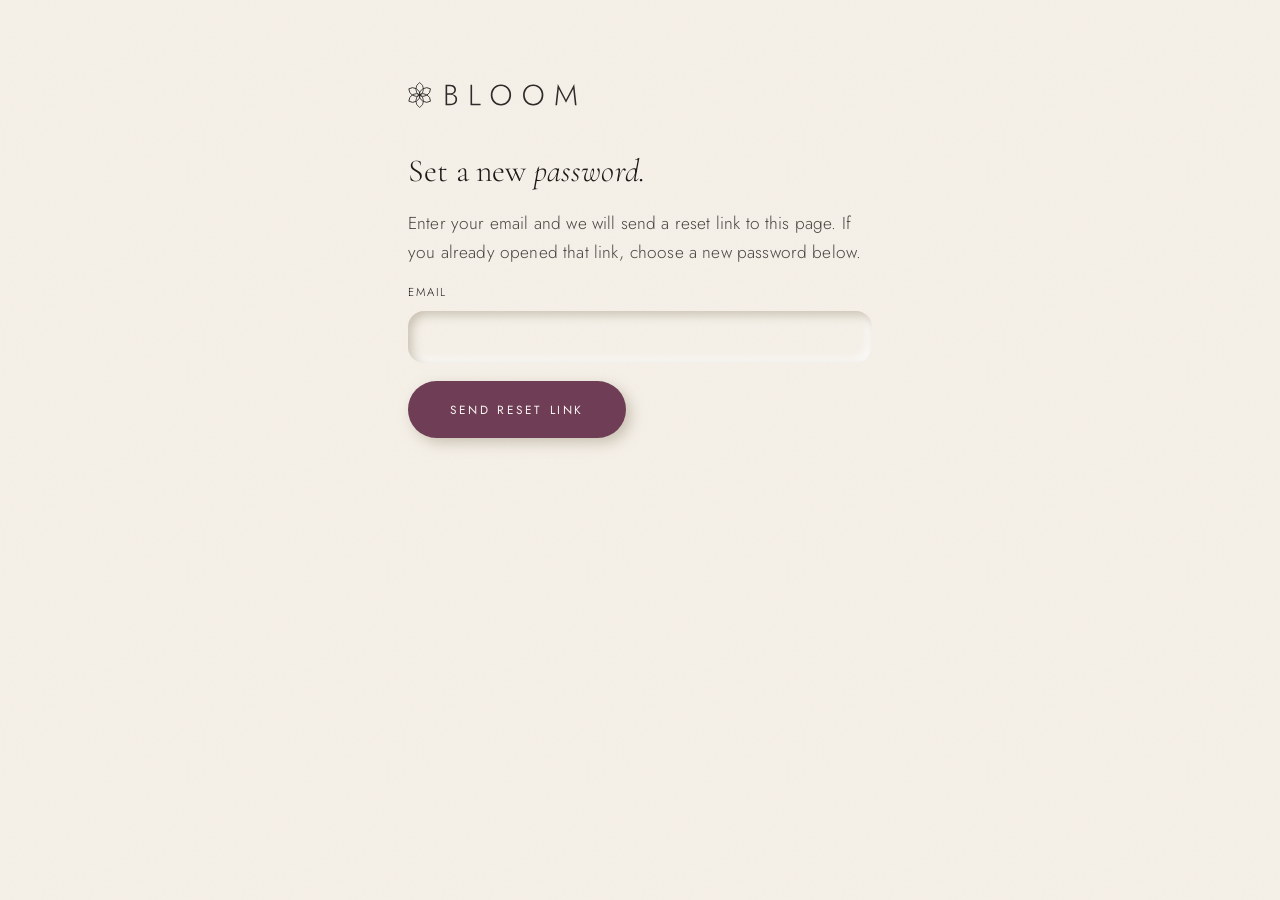
<file: auth/reset.html>
<!doctype html>
<html lang="en">
<head>
<meta charset="utf-8">
<meta name="robots" content="noindex, nofollow">
<meta http-equiv="Content-Security-Policy" content="default-src 'self'; script-src 'self'; style-src 'self' 'unsafe-inline'; img-src 'self' data: blob:; font-src 'self'; connect-src 'self' https://yaehgbbuyzfpkjpdqlzs.supabase.co wss://yaehgbbuyzfpkjpdqlzs.supabase.co; worker-src 'self' blob:; object-src 'none'; base-uri 'self'; form-action 'self'; frame-ancestors 'none'">
<meta name="viewport" content="width=device-width, initial-scale=1">
<meta name="color-scheme" content="light only">
<title>Bloom — Set a new password</title>
<link rel="icon" href="/assets/logo/favicon.svg" type="image/svg+xml">
<link rel="stylesheet" href="/assets/fonts.css">
<link rel="stylesheet" href="/portal/portal.css">
</head>
<body>
<main class="wrap" style="padding-top:72px;max-width:560px">
  <a class="brand logo-link" href="/"><img src="/assets/logo/bloom-logo-animated-hover-dark.svg" alt="Bloom Integrative Health"></a>
  <h1 style="margin-top:28px">Set a new <em>password.</em></h1>
  <p class="lede" id="lead">Enter your email and we will send a reset link to this page. If you already opened that link, choose a new password below.</p>
  <p class="err" id="err" hidden></p>
  <form id="ask">
    <div class="field"><label for="email">Email</label><input class="input" id="email" type="email" autocomplete="email" required></div>
    <button class="cta cta-solid tap-target" type="submit" style="margin-top:18px">Send reset link</button>
  </form>
  <p class="small" id="asked" hidden style="margin-top:18px">If an account exists for that email, a reset link is on its way. It opens on this page.</p>
  <form id="form" hidden>
    <div class="field"><label for="pw">New password</label><input class="input" id="pw" type="password" autocomplete="new-password" minlength="12" required></div>
    <button class="cta cta-solid" type="submit" style="margin-top:18px">Save password</button>
  </form>
  <p class="small" id="done" hidden style="margin-top:18px">Password saved. You can close this page and sign in.</p>
</main>
<script src="/assets/bloom-config.js"></script>
<script src="/assets/vendor/supabase.js"></script>
<script src="/auth/reset.js"></script>

</body>
</html>
</file>
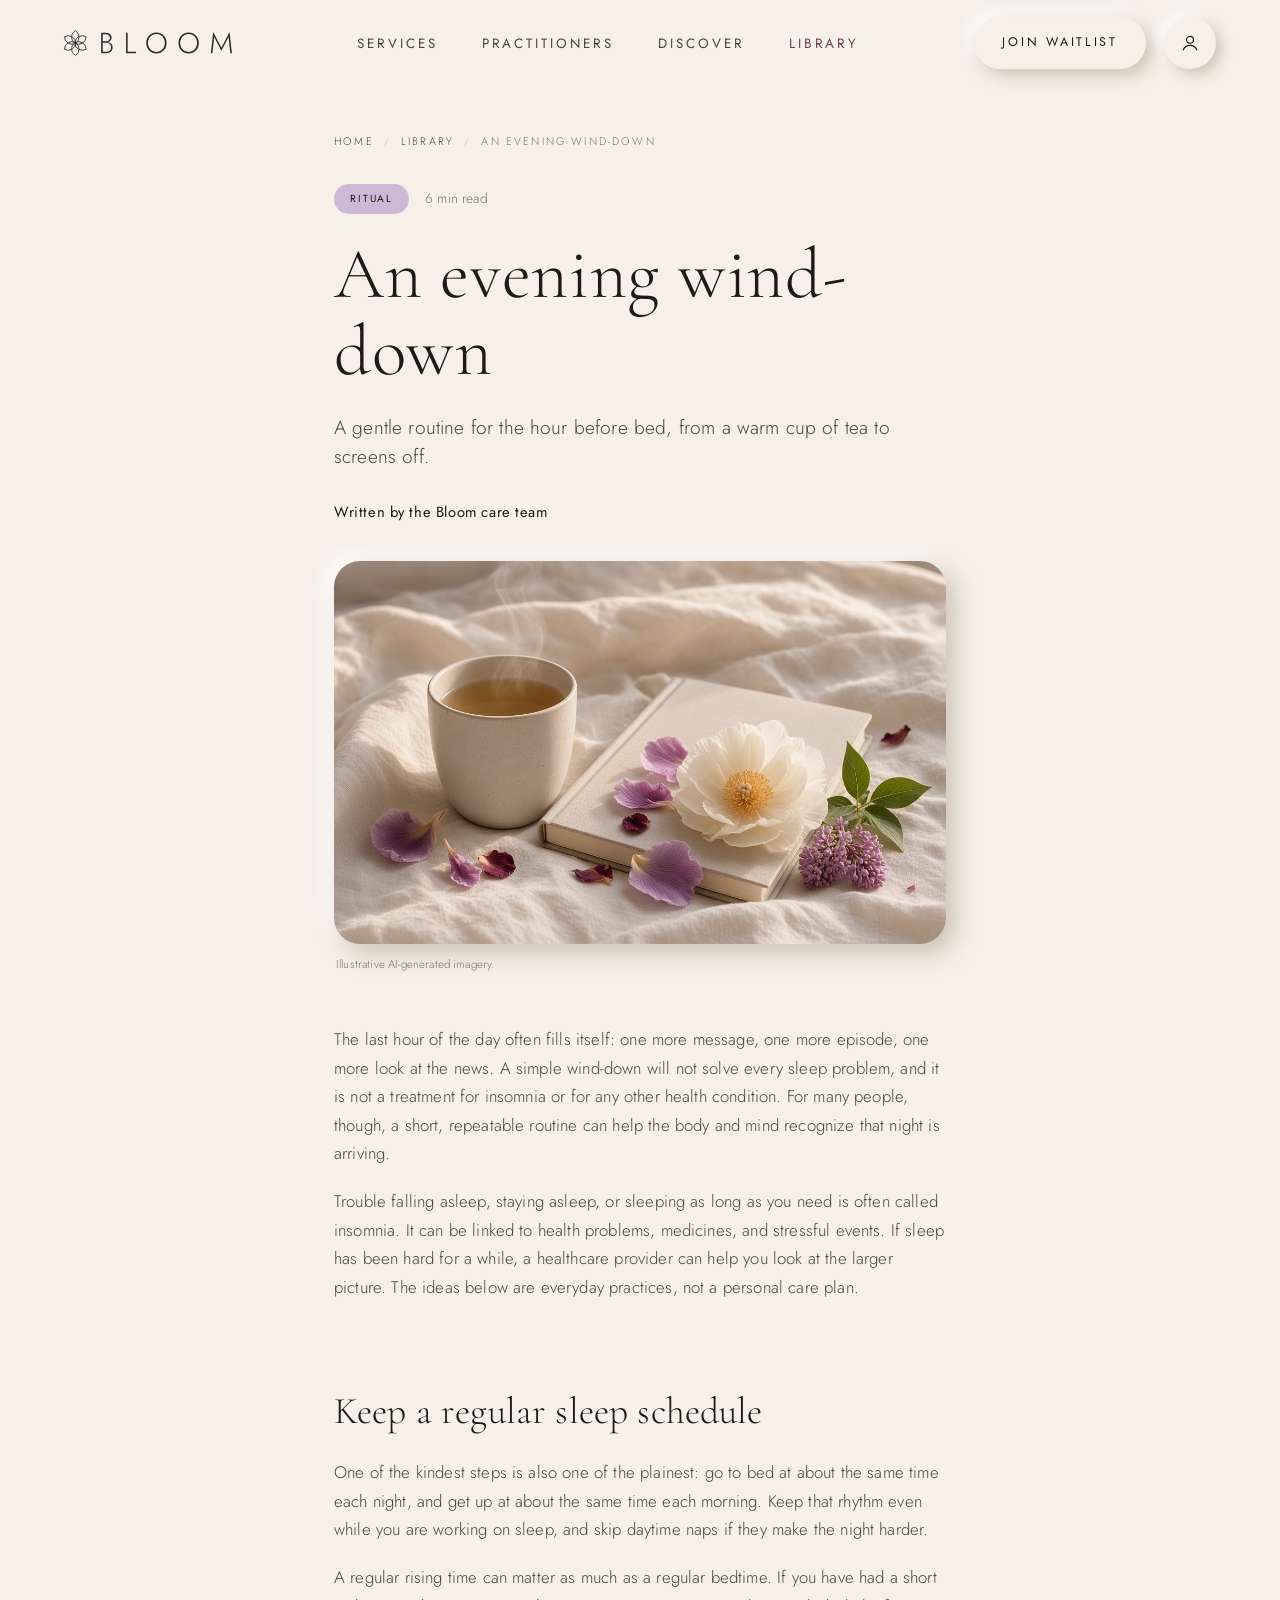
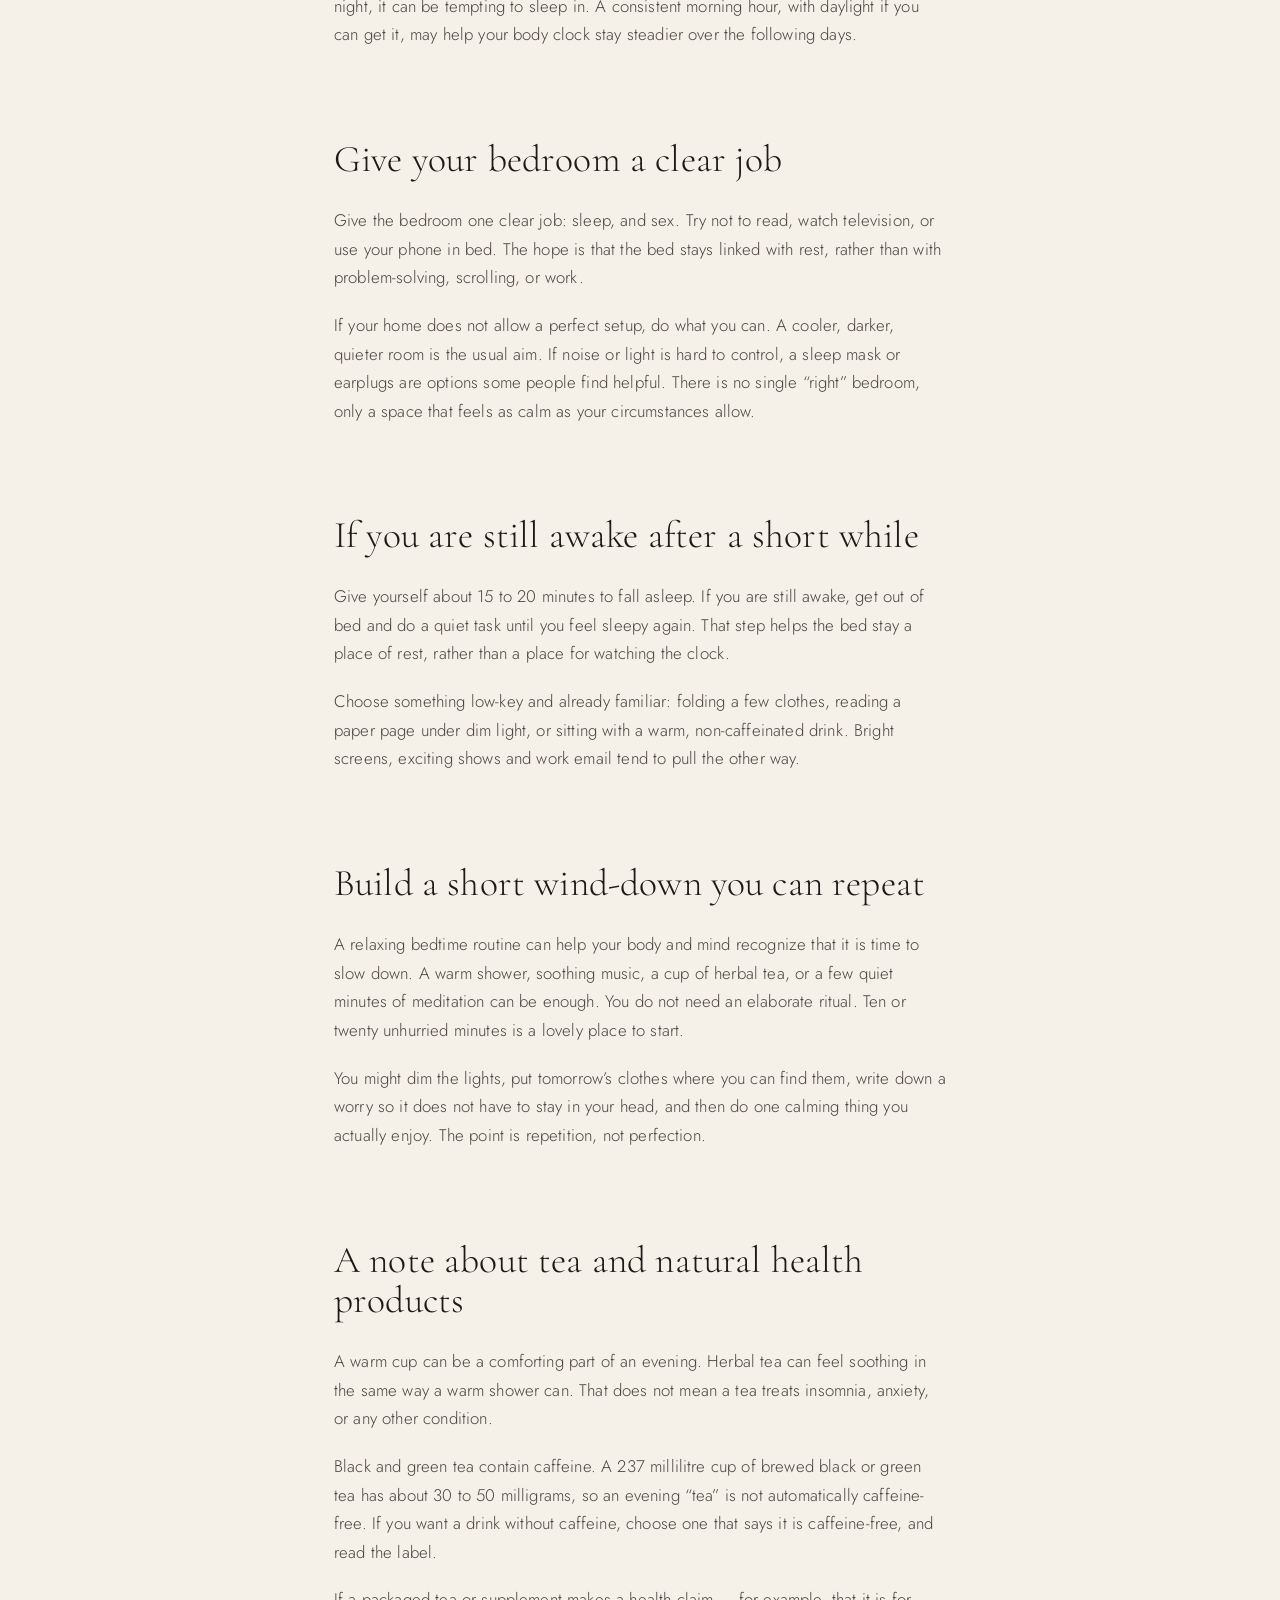
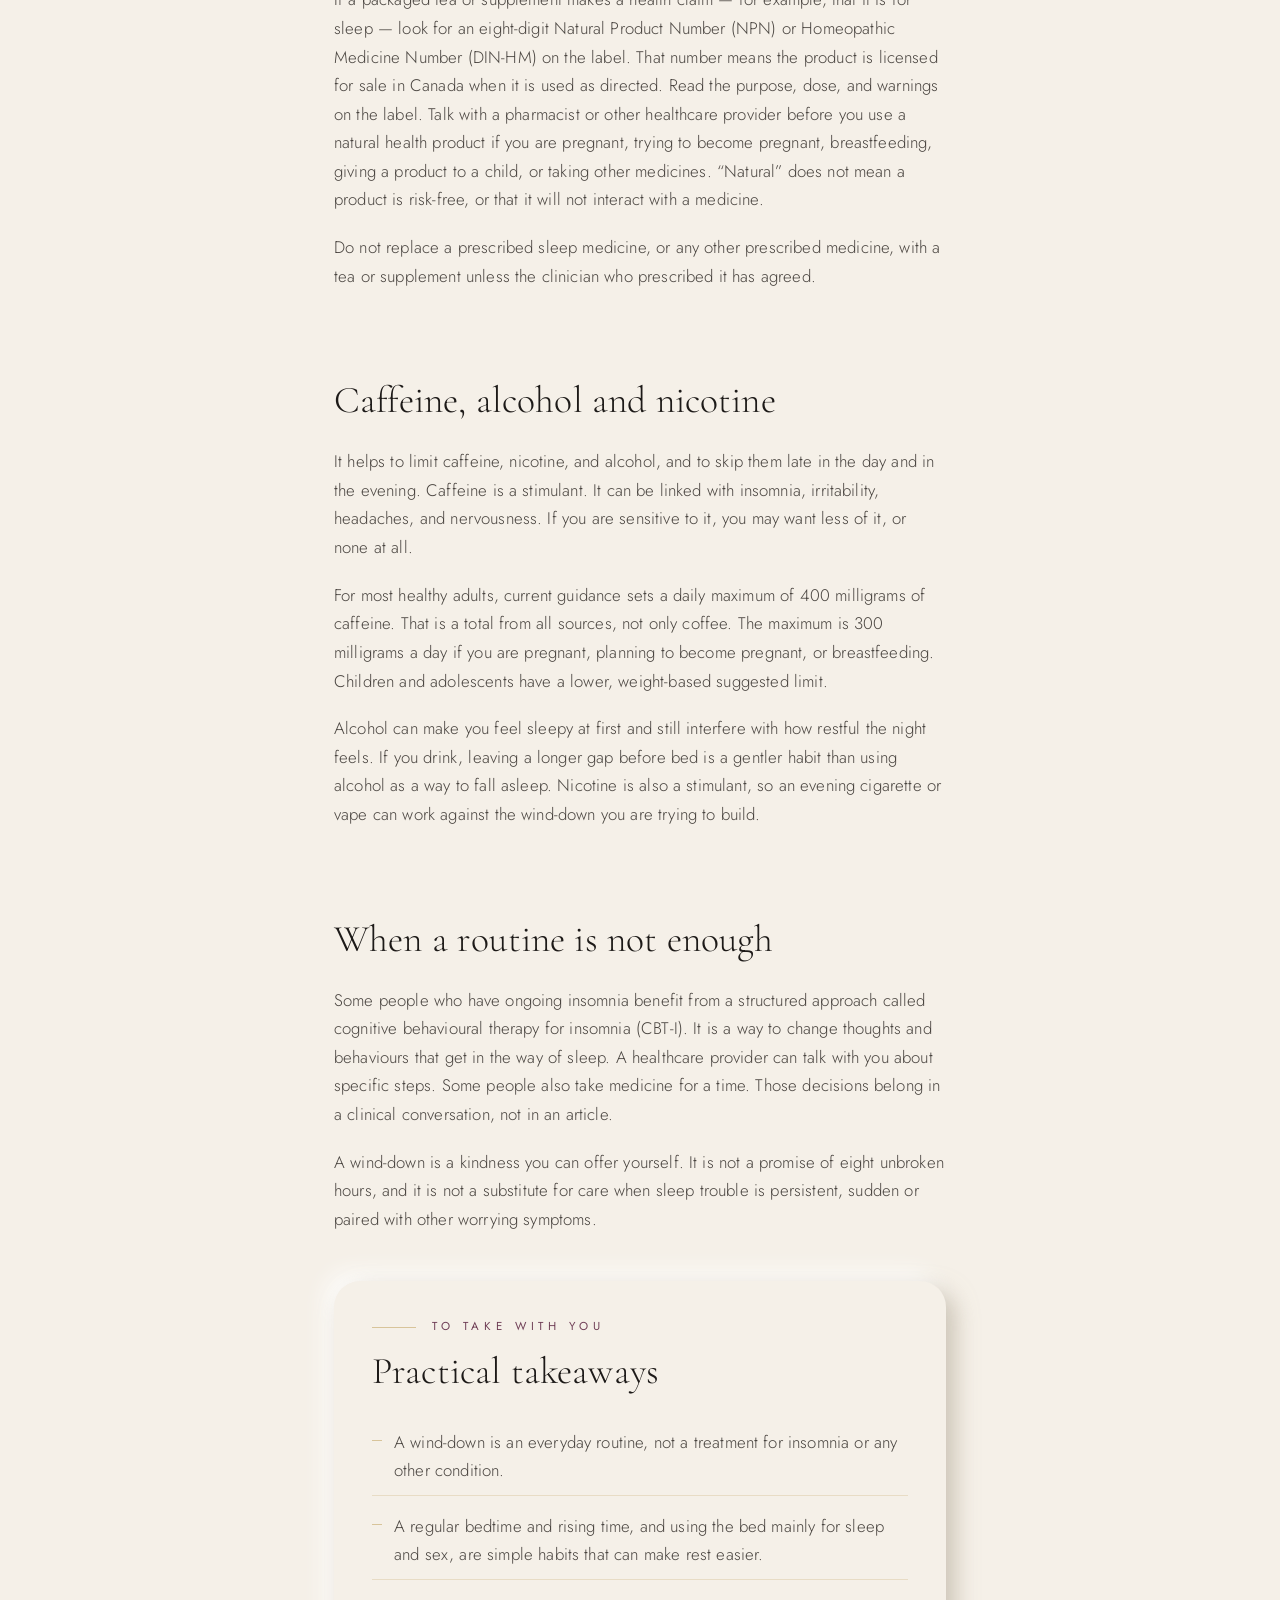
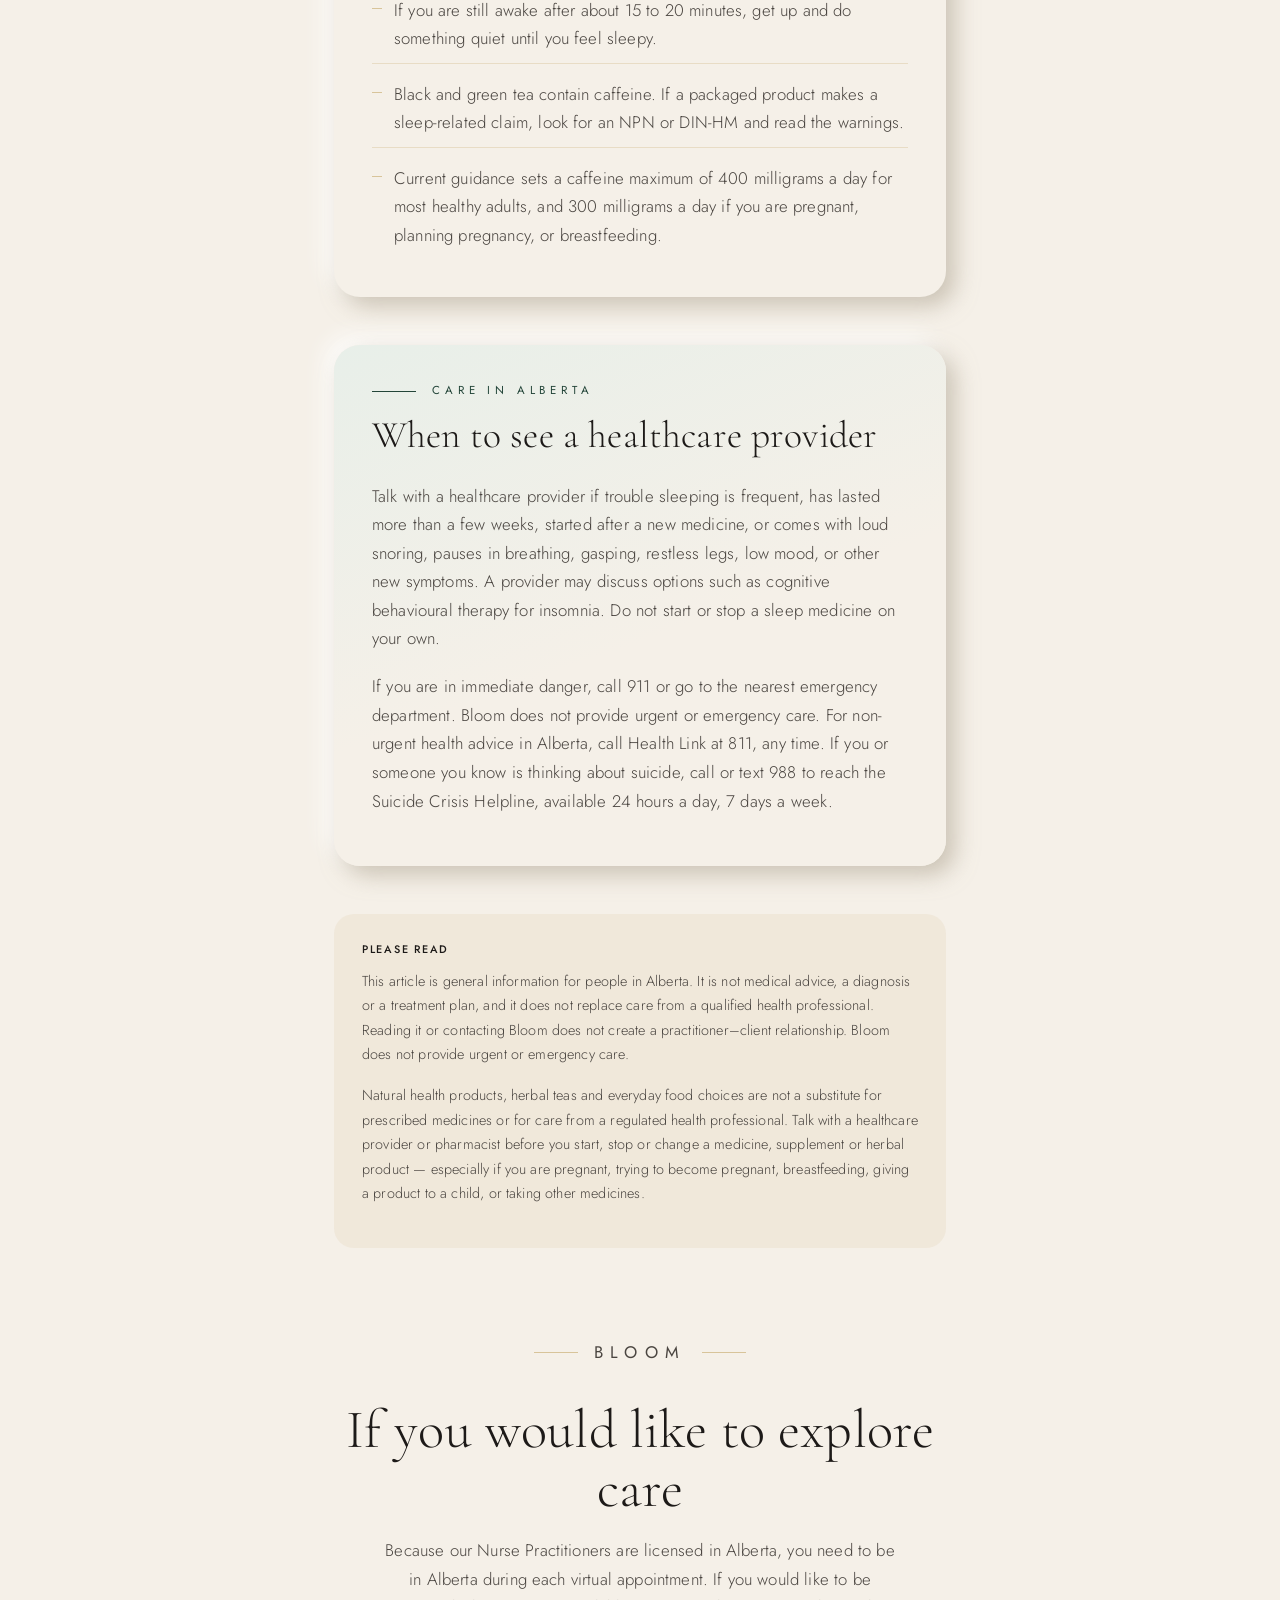
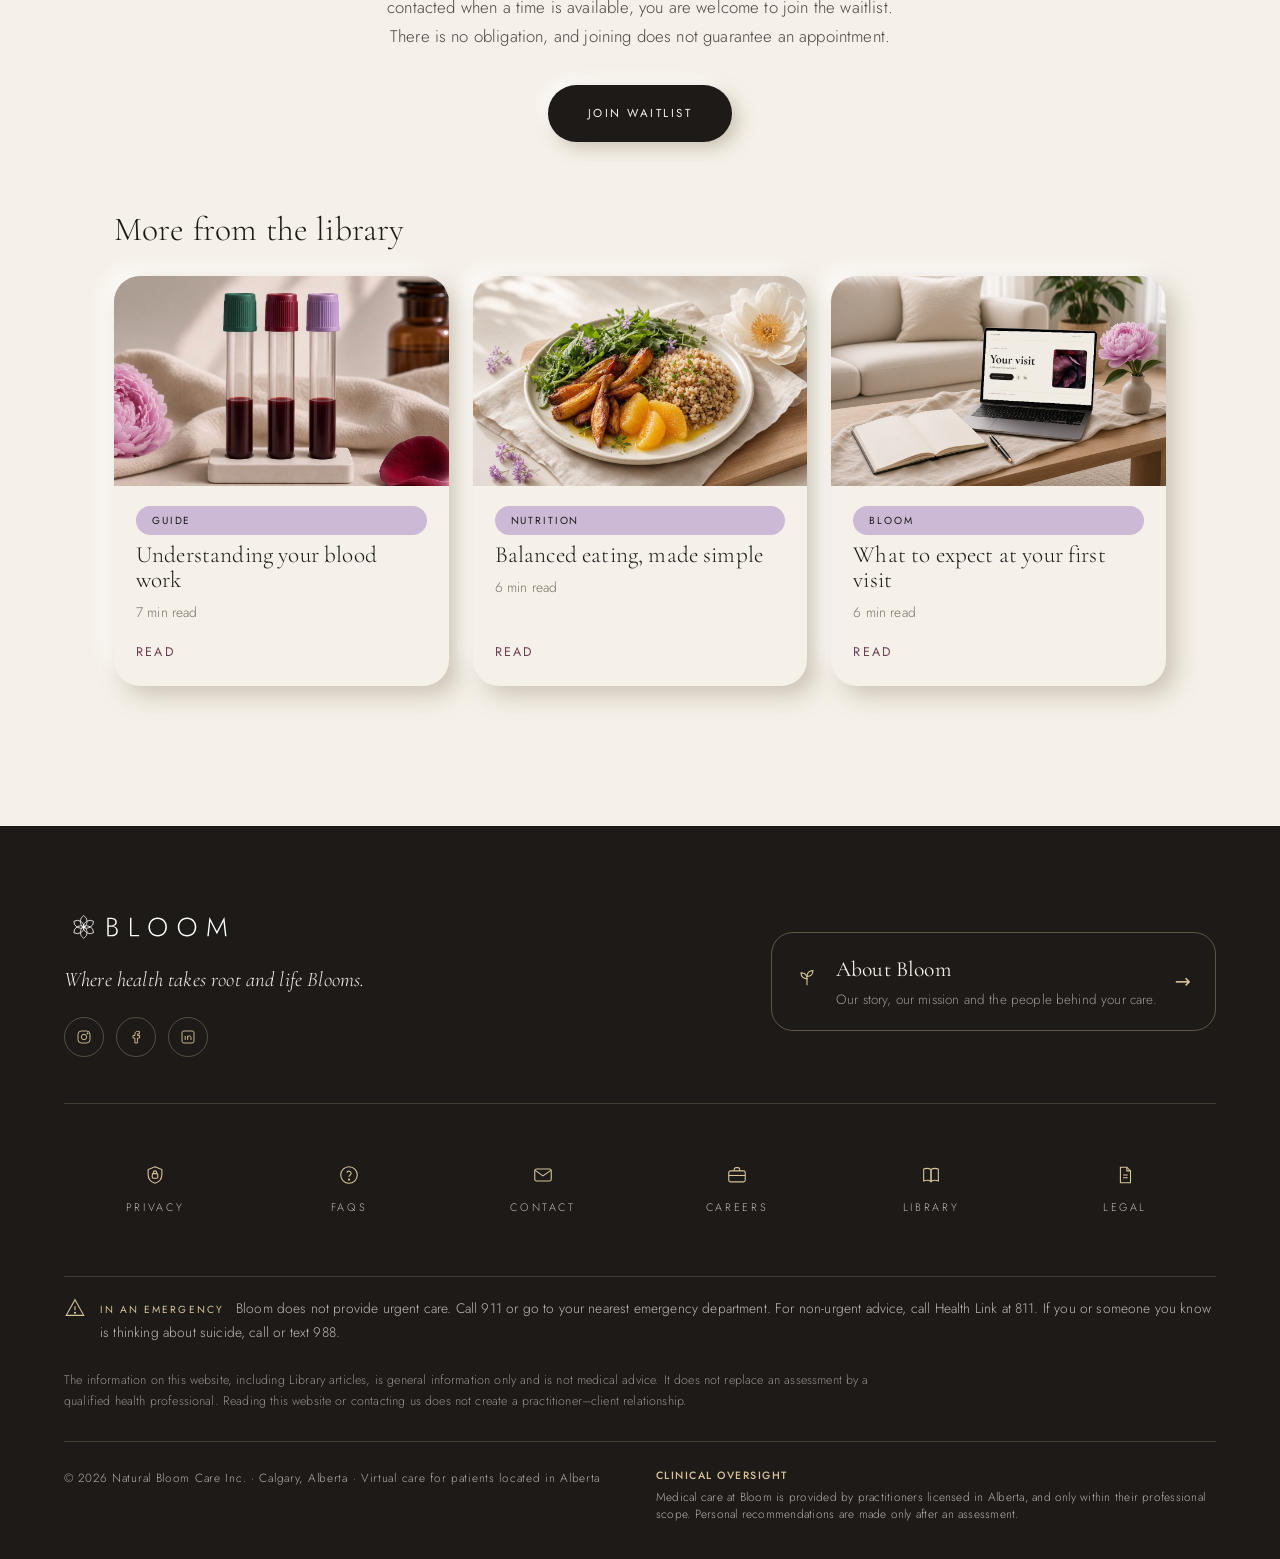
<file: library/an-evening-wind-down.html>
<!DOCTYPE html>
<html lang="en-CA">
<head>
<meta charset="UTF-8">
<meta name="viewport" content="width=device-width, initial-scale=1.0">
<meta name="color-scheme" content="light only">
<title>An evening wind-down — Bloom Library</title>
<link rel="icon" href="/assets/logo/favicon.svg" type="image/svg+xml">
<meta name="description" content="A gentle evening routine that may support rest, with notes on sleep habits, herbal tea, caffeine, and when to seek care.">
<link rel="canonical" href="https://naturalbloom.ca/library/an-evening-wind-down.html">
<meta property="og:title" content="An evening wind-down — Bloom Library">
<meta property="og:description" content="A gentle evening routine that may support rest, with notes on sleep habits, herbal tea, caffeine, and when to seek care.">
<meta property="og:type" content="article">
<meta property="og:url" content="https://naturalbloom.ca/library/an-evening-wind-down.html">
<meta property="og:image" content="https://naturalbloom.ca/library/images/an-evening-wind-down.jpg">
<link rel="stylesheet" href="/assets/fonts.css">
<link rel="stylesheet" href="article.css">
<style id="bloom-nav-logo">
/* ===== Bloom animated logo in the nav (flower grows from a dot on hover / keyboard focus) ===== */
.nav .logo.logo-svg{display:flex;align-items:center;letter-spacing:0;font-size:0;line-height:0;max-width:none;overflow:visible;flex-shrink:0;text-decoration:none;margin-left:-10px}   /* -10px: cancels the SVG's built-in clear-space so the flower lines up with the page content edge */
.nav .logo.logo-svg svg{height:46px;width:auto;display:block}
.nav .logo.logo-svg .bloom-logo{--bloom-ink:#2E2B29}                 /* dark ink on the ivory nav */
.nav.dark .logo.logo-svg .bloom-logo{--bloom-ink:var(--bone,#F5F0E8)}   /* ivory ink when the nav turns dark */
.nav .logo.logo-svg .bloom-logo .ink{transition:fill .5s ease}
.nav .logo.logo-svg:focus-visible{outline:2px solid currentColor;outline-offset:6px;border-radius:4px}
@media (max-width:720px){
  .nav .logo.logo-svg svg{height:30px}
  .nav .logo.logo-svg{max-width:none;overflow:visible;margin-left:-6px}
}
</style>
</head>
<body>
<a class="skip" href="#main">Skip to article</a>
<nav class="nav" id="nav">
  <div class="wrap">
    <a href="/" class="logo logo-svg" aria-label="Bloom Integrative Health – home"><svg class="bloom-logo bl-bn" xmlns="http://www.w3.org/2000/svg" viewBox="-98.69 -154.12 872.17 213.41" aria-hidden="true" focusable="false">
<style>
.bloom-logo{--bloom-ink:#2E2B29;display:block;overflow:visible}
.bloom-logo .hit{fill:transparent;pointer-events:all}
.bloom-logo .ink{fill:var(--bloom-ink)}
.bloom-logo .petal{fill:none;stroke:var(--bloom-ink);stroke-linejoin:miter;stroke-miterlimit:10}
.bloom-logo .seed{fill:var(--bloom-ink);opacity:0;transform-origin:0 0}
.bloom-logo .pw,.bloom-logo .mc{transform-origin:0 0}
@keyframes bloom-seed{0%{transform:scale(0);opacity:0}12%{transform:scale(1.25);opacity:1}22%{transform:scale(1);opacity:1}58%{transform:scale(1);opacity:1}100%{transform:scale(.25);opacity:0}}
@keyframes bloom-grow-0{0%{transform:scale(0.55,0.1) rotate(4.5deg);opacity:0;animation-timing-function:cubic-bezier(.16,.8,.24,1)}14%{opacity:1}72%{transform:scale(1.03) rotate(-0.90deg);animation-timing-function:cubic-bezier(.4,0,.3,1)}100%{transform:scale(1) rotate(0deg);opacity:1}}
@keyframes bloom-draw-0{0%{stroke-dasharray:0 1;animation-timing-function:cubic-bezier(.16,.8,.24,1)}80%{stroke-dasharray:.5 0}99.9%{stroke-dasharray:.5 0}100%{stroke-dasharray:none}}
@keyframes bloom-mask-0{0%{transform:scale(1.16)}4%{transform:scale(4.90)}8%{transform:scale(14.14)}12%{transform:scale(23.87)}16%{transform:scale(32.20)}20%{transform:scale(38.83)}24%{transform:scale(44.02)}28%{transform:scale(48.06)}32%{transform:scale(51.23)}36%{transform:scale(53.71)}40%{transform:scale(55.67)}44%{transform:scale(57.20)}48%{transform:scale(58.39)}52%{transform:scale(59.31)}56%{transform:scale(60.01)}60%{transform:scale(60.53)}64%{transform:scale(60.89)}68%{transform:scale(61.13)}72%{transform:scale(61.26)}76%{transform:scale(61.22)}80%{transform:scale(60.86)}84%{transform:scale(62.36)}88%{transform:scale(66.91)}92%{transform:scale(72.59)}96%{transform:scale(77.43)}100%{transform:scale(79.47)}}
@keyframes bloom-grow-1{0%{transform:scale(0.42,0.08) rotate(-3.5deg);opacity:0;animation-timing-function:cubic-bezier(.22,.7,.2,1)}14%{opacity:1}76%{transform:scale(1.02) rotate(0.70deg);animation-timing-function:cubic-bezier(.4,0,.3,1)}100%{transform:scale(1) rotate(0deg);opacity:1}}
@keyframes bloom-draw-1{0%{stroke-dasharray:0 1;animation-timing-function:cubic-bezier(.22,.7,.2,1)}84%{stroke-dasharray:.5 0}99.9%{stroke-dasharray:.5 0}100%{stroke-dasharray:none}}
@keyframes bloom-mask-1{0%{transform:scale(1.16)}4%{transform:scale(2.27)}8%{transform:scale(7.78)}12%{transform:scale(15.78)}16%{transform:scale(24.32)}20%{transform:scale(31.90)}24%{transform:scale(38.09)}28%{transform:scale(43.03)}32%{transform:scale(46.96)}36%{transform:scale(50.09)}40%{transform:scale(52.59)}44%{transform:scale(54.59)}48%{transform:scale(56.19)}52%{transform:scale(57.46)}56%{transform:scale(58.46)}60%{transform:scale(59.23)}64%{transform:scale(59.80)}68%{transform:scale(60.22)}72%{transform:scale(60.49)}76%{transform:scale(60.65)}80%{transform:scale(60.63)}84%{transform:scale(60.29)}88%{transform:scale(63.01)}92%{transform:scale(69.64)}96%{transform:scale(76.39)}100%{transform:scale(79.47)}}
@keyframes bloom-grow-2{0%{transform:scale(0.6,0.12) rotate(-5.5deg);opacity:0;animation-timing-function:cubic-bezier(.12,.85,.3,1)}14%{opacity:1}70%{transform:scale(1.045) rotate(1.10deg);animation-timing-function:cubic-bezier(.4,0,.3,1)}100%{transform:scale(1) rotate(0deg);opacity:1}}
@keyframes bloom-draw-2{0%{stroke-dasharray:0 1;animation-timing-function:cubic-bezier(.12,.85,.3,1)}78%{stroke-dasharray:.5 0}99.9%{stroke-dasharray:.5 0}100%{stroke-dasharray:none}}
@keyframes bloom-mask-2{0%{transform:scale(1.16)}4%{transform:scale(7.52)}8%{transform:scale(18.11)}12%{transform:scale(27.62)}16%{transform:scale(35.36)}20%{transform:scale(41.48)}24%{transform:scale(46.30)}28%{transform:scale(50.09)}32%{transform:scale(53.06)}36%{transform:scale(55.40)}40%{transform:scale(57.23)}44%{transform:scale(58.65)}48%{transform:scale(59.75)}52%{transform:scale(60.58)}56%{transform:scale(61.19)}60%{transform:scale(61.63)}64%{transform:scale(61.92)}68%{transform:scale(62.10)}70%{transform:scale(62.15)}72%{transform:scale(62.16)}76%{transform:scale(61.91)}78%{transform:scale(61.62)}80%{transform:scale(61.69)}84%{transform:scale(64.10)}88%{transform:scale(68.59)}92%{transform:scale(73.65)}96%{transform:scale(77.77)}100%{transform:scale(79.47)}}
@keyframes bloom-grow-3{0%{transform:scale(0.5,0.09) rotate(3.0deg);opacity:0;animation-timing-function:cubic-bezier(.3,.6,.25,1)}14%{opacity:1}74%{transform:scale(1.025) rotate(-0.60deg);animation-timing-function:cubic-bezier(.4,0,.3,1)}100%{transform:scale(1) rotate(0deg);opacity:1}}
@keyframes bloom-draw-3{0%{stroke-dasharray:0 1;animation-timing-function:cubic-bezier(.3,.6,.25,1)}82%{stroke-dasharray:.5 0}99.9%{stroke-dasharray:.5 0}100%{stroke-dasharray:none}}
@keyframes bloom-mask-3{0%{transform:scale(1.16)}4%{transform:scale(1.19)}8%{transform:scale(3.98)}12%{transform:scale(8.66)}16%{transform:scale(15.13)}20%{transform:scale(22.59)}24%{transform:scale(29.91)}28%{transform:scale(36.36)}32%{transform:scale(41.76)}36%{transform:scale(46.16)}40%{transform:scale(49.71)}44%{transform:scale(52.56)}48%{transform:scale(54.84)}52%{transform:scale(56.64)}56%{transform:scale(58.05)}60%{transform:scale(59.12)}64%{transform:scale(59.90)}68%{transform:scale(60.45)}72%{transform:scale(60.79)}74%{transform:scale(60.89)}76%{transform:scale(60.94)}80%{transform:scale(60.79)}82%{transform:scale(60.57)}84%{transform:scale(60.99)}88%{transform:scale(65.06)}92%{transform:scale(71.29)}96%{transform:scale(76.99)}100%{transform:scale(79.47)}}
@keyframes bloom-grow-4{0%{transform:scale(0.38,0.11) rotate(5.0deg);opacity:0;animation-timing-function:cubic-bezier(.18,.75,.22,1)}14%{opacity:1}68%{transform:scale(1.035) rotate(-1.00deg);animation-timing-function:cubic-bezier(.4,0,.3,1)}100%{transform:scale(1) rotate(0deg);opacity:1}}
@keyframes bloom-draw-4{0%{stroke-dasharray:0 1;animation-timing-function:cubic-bezier(.18,.75,.22,1)}76%{stroke-dasharray:.5 0}99.9%{stroke-dasharray:.5 0}100%{stroke-dasharray:none}}
@keyframes bloom-mask-4{0%{transform:scale(1.16)}4%{transform:scale(4.35)}8%{transform:scale(13.21)}12%{transform:scale(23.22)}16%{transform:scale(31.97)}20%{transform:scale(38.92)}24%{transform:scale(44.32)}28%{transform:scale(48.50)}32%{transform:scale(51.75)}36%{transform:scale(54.29)}40%{transform:scale(56.28)}44%{transform:scale(57.82)}48%{transform:scale(59.01)}52%{transform:scale(59.91)}56%{transform:scale(60.58)}60%{transform:scale(61.05)}64%{transform:scale(61.36)}68%{transform:scale(61.53)}72%{transform:scale(61.53)}76%{transform:scale(61.22)}80%{transform:scale(62.13)}84%{transform:scale(65.31)}88%{transform:scale(69.80)}92%{transform:scale(74.42)}96%{transform:scale(78.02)}100%{transform:scale(79.47)}}
@keyframes bloom-grow-5{0%{transform:scale(0.58,0.07) rotate(-4.0deg);opacity:0;animation-timing-function:cubic-bezier(.25,.9,.35,1)}14%{opacity:1}78%{transform:scale(1.015) rotate(0.80deg);animation-timing-function:cubic-bezier(.4,0,.3,1)}100%{transform:scale(1) rotate(0deg);opacity:1}}
@keyframes bloom-draw-5{0%{stroke-dasharray:0 1;animation-timing-function:cubic-bezier(.25,.9,.35,1)}84%{stroke-dasharray:.5 0}99.9%{stroke-dasharray:.5 0}100%{stroke-dasharray:none}}
@keyframes bloom-mask-5{0%{transform:scale(1.16)}4%{transform:scale(2.40)}8%{transform:scale(7.67)}12%{transform:scale(14.83)}16%{transform:scale(22.70)}20%{transform:scale(30.28)}24%{transform:scale(36.94)}28%{transform:scale(42.47)}32%{transform:scale(46.90)}36%{transform:scale(50.37)}40%{transform:scale(53.05)}44%{transform:scale(55.11)}48%{transform:scale(56.67)}52%{transform:scale(57.84)}56%{transform:scale(58.71)}60%{transform:scale(59.34)}64%{transform:scale(59.79)}68%{transform:scale(60.09)}72%{transform:scale(60.28)}76%{transform:scale(60.39)}78%{transform:scale(60.42)}80%{transform:scale(60.41)}84%{transform:scale(60.23)}88%{transform:scale(62.99)}92%{transform:scale(69.63)}96%{transform:scale(76.38)}100%{transform:scale(79.47)}}
@media (prefers-reduced-motion:no-preference){
/* grows on hover / keyboard-focus of the link around it / .is-growing (JS replay) */
:is(.bl-bn:hover,.bl-bn.is-growing,:is(a,button):is(:hover,:focus-visible) .bl-bn) .pw.p0{animation:bloom-grow-0 1.3s linear 0.48s both}
:is(.bl-bn:hover,.bl-bn.is-growing,:is(a,button):is(:hover,:focus-visible) .bl-bn) .petal.p0{animation:bloom-draw-0 1.3s linear 0.48s both}
:is(.bl-bn:hover,.bl-bn.is-growing,:is(a,button):is(:hover,:focus-visible) .bl-bn) .mc0{animation:bloom-mask-0 1.3s linear 0.48s both}
:is(.bl-bn:hover,.bl-bn.is-growing,:is(a,button):is(:hover,:focus-visible) .bl-bn) .pr0{mask:url(#bn-m0)}
:is(.bl-bn:hover,.bl-bn.is-growing,:is(a,button):is(:hover,:focus-visible) .bl-bn) .pw.p1{animation:bloom-grow-1 1.0s linear 0.67s both}
:is(.bl-bn:hover,.bl-bn.is-growing,:is(a,button):is(:hover,:focus-visible) .bl-bn) .petal.p1{animation:bloom-draw-1 1.0s linear 0.67s both}
:is(.bl-bn:hover,.bl-bn.is-growing,:is(a,button):is(:hover,:focus-visible) .bl-bn) .mc1{animation:bloom-mask-1 1.0s linear 0.67s both}
:is(.bl-bn:hover,.bl-bn.is-growing,:is(a,button):is(:hover,:focus-visible) .bl-bn) .pr1{mask:url(#bn-m1)}
:is(.bl-bn:hover,.bl-bn.is-growing,:is(a,button):is(:hover,:focus-visible) .bl-bn) .pw.p2{animation:bloom-grow-2 1.35s linear 0.39s both}
:is(.bl-bn:hover,.bl-bn.is-growing,:is(a,button):is(:hover,:focus-visible) .bl-bn) .petal.p2{animation:bloom-draw-2 1.35s linear 0.39s both}
:is(.bl-bn:hover,.bl-bn.is-growing,:is(a,button):is(:hover,:focus-visible) .bl-bn) .mc2{animation:bloom-mask-2 1.35s linear 0.39s both}
:is(.bl-bn:hover,.bl-bn.is-growing,:is(a,button):is(:hover,:focus-visible) .bl-bn) .pr2{mask:url(#bn-m2)}
:is(.bl-bn:hover,.bl-bn.is-growing,:is(a,button):is(:hover,:focus-visible) .bl-bn) .pw.p3{animation:bloom-grow-3 1.15s linear 0.22s both}
:is(.bl-bn:hover,.bl-bn.is-growing,:is(a,button):is(:hover,:focus-visible) .bl-bn) .petal.p3{animation:bloom-draw-3 1.15s linear 0.22s both}
:is(.bl-bn:hover,.bl-bn.is-growing,:is(a,button):is(:hover,:focus-visible) .bl-bn) .mc3{animation:bloom-mask-3 1.15s linear 0.22s both}
:is(.bl-bn:hover,.bl-bn.is-growing,:is(a,button):is(:hover,:focus-visible) .bl-bn) .pr3{mask:url(#bn-m3)}
:is(.bl-bn:hover,.bl-bn.is-growing,:is(a,button):is(:hover,:focus-visible) .bl-bn) .pw.p4{animation:bloom-grow-4 1.25s linear 0.56s both}
:is(.bl-bn:hover,.bl-bn.is-growing,:is(a,button):is(:hover,:focus-visible) .bl-bn) .petal.p4{animation:bloom-draw-4 1.25s linear 0.56s both}
:is(.bl-bn:hover,.bl-bn.is-growing,:is(a,button):is(:hover,:focus-visible) .bl-bn) .mc4{animation:bloom-mask-4 1.25s linear 0.56s both}
:is(.bl-bn:hover,.bl-bn.is-growing,:is(a,button):is(:hover,:focus-visible) .bl-bn) .pr4{mask:url(#bn-m4)}
:is(.bl-bn:hover,.bl-bn.is-growing,:is(a,button):is(:hover,:focus-visible) .bl-bn) .pw.p5{animation:bloom-grow-5 0.9s linear 0.31s both}
:is(.bl-bn:hover,.bl-bn.is-growing,:is(a,button):is(:hover,:focus-visible) .bl-bn) .petal.p5{animation:bloom-draw-5 0.9s linear 0.31s both}
:is(.bl-bn:hover,.bl-bn.is-growing,:is(a,button):is(:hover,:focus-visible) .bl-bn) .mc5{animation:bloom-mask-5 0.9s linear 0.31s both}
:is(.bl-bn:hover,.bl-bn.is-growing,:is(a,button):is(:hover,:focus-visible) .bl-bn) .pr5{mask:url(#bn-m5)}
:is(.bl-bn:hover,.bl-bn.is-growing,:is(a,button):is(:hover,:focus-visible) .bl-bn) .seed{animation:bloom-seed 1.25s ease-out 0s both}
}
</style>
<defs><radialGradient id="bn-g"><stop offset="0" stop-color="#fff"/><stop offset=".8" stop-color="#fff"/><stop offset="1" stop-color="#fff" stop-opacity="0"/></radialGradient><mask id="bn-m0" maskUnits="userSpaceOnUse" x="-83.45" y="-83.45" width="166.9" height="166.9"><circle class="mc mc0" r="1" fill="url(#bn-g)" transform="scale(79.47)"/></mask><mask id="bn-m1" maskUnits="userSpaceOnUse" x="-83.45" y="-83.45" width="166.9" height="166.9"><circle class="mc mc1" r="1" fill="url(#bn-g)" transform="scale(79.47)"/></mask><mask id="bn-m2" maskUnits="userSpaceOnUse" x="-83.45" y="-83.45" width="166.9" height="166.9"><circle class="mc mc2" r="1" fill="url(#bn-g)" transform="scale(79.47)"/></mask><mask id="bn-m3" maskUnits="userSpaceOnUse" x="-83.45" y="-83.45" width="166.9" height="166.9"><circle class="mc mc3" r="1" fill="url(#bn-g)" transform="scale(79.47)"/></mask><mask id="bn-m4" maskUnits="userSpaceOnUse" x="-83.45" y="-83.45" width="166.9" height="166.9"><circle class="mc mc4" r="1" fill="url(#bn-g)" transform="scale(79.47)"/></mask><mask id="bn-m5" maskUnits="userSpaceOnUse" x="-83.45" y="-83.45" width="166.9" height="166.9"><circle class="mc mc5" r="1" fill="url(#bn-g)" transform="scale(79.47)"/></mask></defs>
<rect class="hit" x="-98.69" y="-154.12" width="872.17" height="213.41"/>
<g class="flower" transform="translate(0 -47.42)"><g class="pr pr0" transform="rotate(0)"><g class="pw p0"><path class="petal p0" pathLength="1" stroke-width="3.79" d="M0 2.71A34.8 34.8 0 0 1 0 -57.82A34.8 34.8 0 0 1 0 2.71Z"/></g></g><g class="pr pr1" transform="rotate(60)"><g class="pw p1"><path class="petal p1" pathLength="1" stroke-width="3.79" d="M0 2.71A34.8 34.8 0 0 1 0 -57.82A34.8 34.8 0 0 1 0 2.71Z"/></g></g><g class="pr pr2" transform="rotate(120)"><g class="pw p2"><path class="petal p2" pathLength="1" stroke-width="3.79" d="M0 2.71A34.8 34.8 0 0 1 0 -57.82A34.8 34.8 0 0 1 0 2.71Z"/></g></g><g class="pr pr3" transform="rotate(180)"><g class="pw p3"><path class="petal p3" pathLength="1" stroke-width="3.79" d="M0 2.71A34.8 34.8 0 0 1 0 -57.82A34.8 34.8 0 0 1 0 2.71Z"/></g></g><g class="pr pr4" transform="rotate(240)"><g class="pw p4"><path class="petal p4" pathLength="1" stroke-width="3.79" d="M0 2.71A34.8 34.8 0 0 1 0 -57.82A34.8 34.8 0 0 1 0 2.71Z"/></g></g><g class="pr pr5" transform="rotate(300)"><g class="pw p5"><path class="petal p5" pathLength="1" stroke-width="3.79" d="M0 2.71A34.8 34.8 0 0 1 0 -57.82A34.8 34.8 0 0 1 0 2.71Z"/></g></g><circle class="seed" r="5.2"/></g>
<path class="ink" d="M125.79 -50.94H141.1Q149.1 -50.94 155.19 -53.31Q161.29 -55.68 164.74 -60.35Q168.2 -65.03 168.2 -71.94Q168.2 -79.52 164.81 -84.6Q161.42 -89.68 155.26 -92.26Q149.1 -94.83 140.56 -94.83H119.97V0H141.92Q151.13 0 158.24 -2.98Q165.35 -5.96 169.42 -12.06Q173.48 -18.15 173.48 -27.5Q173.48 -34 170.84 -38.81Q168.2 -43.62 163.79 -46.74Q159.39 -49.85 153.84 -51.41Q148.28 -52.97 142.46 -52.97H125.79V-48.63H141.92Q146.79 -48.63 151.06 -47.28Q155.33 -45.93 158.71 -43.28Q162.1 -40.64 164 -36.78Q165.89 -32.92 165.89 -27.91Q165.89 -20.86 162.91 -16.19Q159.93 -11.52 154.51 -9.08Q149.1 -6.64 141.92 -6.64H127.42V-88.19H140.56Q149.77 -88.19 155.26 -83.79Q160.75 -79.39 160.75 -71.53Q160.75 -65.98 158.04 -62.39Q155.33 -58.8 150.72 -57.03Q146.11 -55.27 140.56 -55.27H125.79ZM235.53 -94.83V0H282.13V-7.04H242.98V-94.83ZM337.13 -47.42Q337.13 -59.34 342.21 -68.62Q347.29 -77.9 356.17 -83.25Q365.04 -88.6 376.42 -88.6Q387.8 -88.6 396.67 -83.25Q405.55 -77.9 410.56 -68.62Q415.57 -59.34 415.57 -47.42Q415.57 -35.63 410.56 -26.28Q405.55 -16.93 396.67 -11.58Q387.8 -6.23 376.42 -6.23Q365.04 -6.23 356.17 -11.58Q347.29 -16.93 342.21 -26.28Q337.13 -35.63 337.13 -47.42ZM329.27 -47.42Q329.27 -36.98 332.8 -28.11Q336.32 -19.24 342.69 -12.67Q349.05 -6.1 357.66 -2.44Q366.26 1.22 376.42 1.22Q386.58 1.22 395.18 -2.44Q403.78 -6.1 410.15 -12.67Q416.52 -19.24 420.04 -28.11Q423.56 -36.98 423.56 -47.42Q423.56 -57.85 420.04 -66.72Q416.52 -75.59 410.15 -82.16Q403.78 -88.73 395.18 -92.39Q386.58 -96.05 376.42 -96.05Q366.26 -96.05 357.66 -92.39Q349.05 -88.73 342.69 -82.16Q336.32 -75.59 332.8 -66.72Q329.27 -57.85 329.27 -47.42ZM486.69 -47.42Q486.69 -59.34 491.77 -68.62Q496.85 -77.9 505.73 -83.25Q514.6 -88.6 525.98 -88.6Q537.36 -88.6 546.23 -83.25Q555.11 -77.9 560.12 -68.62Q565.13 -59.34 565.13 -47.42Q565.13 -35.63 560.12 -26.28Q555.11 -16.93 546.23 -11.58Q537.36 -6.23 525.98 -6.23Q514.6 -6.23 505.73 -11.58Q496.85 -16.93 491.77 -26.28Q486.69 -35.63 486.69 -47.42ZM478.84 -47.42Q478.84 -36.98 482.36 -28.11Q485.88 -19.24 492.25 -12.67Q498.61 -6.1 507.22 -2.44Q515.82 1.22 525.98 1.22Q536.14 1.22 544.74 -2.44Q553.35 -6.1 559.71 -12.67Q566.08 -19.24 569.6 -28.11Q573.12 -36.98 573.12 -47.42Q573.12 -57.85 569.6 -66.72Q566.08 -75.59 559.71 -82.16Q553.35 -88.73 544.74 -92.39Q536.14 -96.05 525.98 -96.05Q515.82 -96.05 507.22 -92.39Q498.61 -88.73 492.25 -82.16Q485.88 -75.59 482.36 -66.72Q478.84 -57.85 478.84 -47.42ZM644.52 -75.05 677.85 -10.97 711.17 -75.05 719.3 0H726.75L715.78 -98.49L677.85 -25.6L639.91 -98.49L628.94 0H636.39Z"/>
</svg></a>
    <button class="menu-btn" id="menuBtn" type="button" aria-expanded="false" aria-controls="navLinks">Menu</button>
    <ul class="nav-links" id="navLinks">
      <li><a href="/#services">Services</a></li>
      <li><a href="/#team">Practitioners</a></li>
      <li><a href="/#about">Discover</a></li>
      <li><a href="/#library" aria-current="page">Library</a></li>
    </ul>
    <div class="nav-right">
      <a href="/#waitlist" class="btn btn-soft">Join waitlist</a>
      <a href="/portal/" class="acct" aria-label="Login" title="Login"><svg viewBox="0 0 24 24" fill="none" stroke="currentColor" stroke-width="1.3"><circle cx="12" cy="8.5" r="3.8"/><path d="M4.5 20c1.2-3.6 4-5.5 7.5-5.5s6.3 1.9 7.5 5.5"/></svg></a>
    </div>
  </div>
</nav>
<main id="main" class="article">
  <article class="article-inner">
    <nav class="crumbs" aria-label="Breadcrumb">
      <a href="/">Home</a><span aria-hidden="true">/</span>
      <a href="/#library">Library</a><span aria-hidden="true">/</span>
      <span>An evening wind-down</span>
    </nav>
    <header class="article-head">
      <div class="meta-row">
        <span class="pill pill-lilac">Ritual</span>
        <span class="readtime">6 min read</span>
      </div>
      <h1>An evening wind-down</h1>
      <p class="dek">A gentle routine for the hour before bed, from a warm cup of tea to screens off.</p>
      <p class="byline"><span class="who">Written by the Bloom care team</span></p>
    </header>
    <!-- Illustrative AI-generated imagery for the six Library articles, cropped from 16:9 to 16:10. Not a photograph of a patient, a practitioner, or a laboratory result. -->
<figure class="hero-fig">
      <img src="images/an-evening-wind-down.jpg" alt="A ceramic cup of tea beside a closed book, a white flower and lilac petals on rumpled linen">
      <figcaption>Illustrative AI-generated imagery.</figcaption>
    </figure>
    <div class="article-body">
      <p>The last hour of the day often fills itself: one more message, one more episode, one more look at the news. A simple wind-down will not solve every sleep problem, and it is not a treatment for insomnia or for any other health condition. For many people, though, a short, repeatable routine can help the body and mind recognize that night is arriving.</p>
      <p>Trouble falling asleep, staying asleep, or sleeping as long as you need is often called insomnia. It can be linked to health problems, medicines, and stressful events. If sleep has been hard for a while, a healthcare provider can help you look at the larger picture. The ideas below are everyday practices, not a personal care plan.</p>

      <h2>Keep a regular sleep schedule</h2>
      <p>One of the kindest steps is also one of the plainest: go to bed at about the same time each night, and get up at about the same time each morning. Keep that rhythm even while you are working on sleep, and skip daytime naps if they make the night harder.</p>
      <p>A regular rising time can matter as much as a regular bedtime. If you have had a short night, it can be tempting to sleep in. A consistent morning hour, with daylight if you can get it, may help your body clock stay steadier over the following days.</p>

      <h2>Give your bedroom a clear job</h2>
      <p>Give the bedroom one clear job: sleep, and sex. Try not to read, watch television, or use your phone in bed. The hope is that the bed stays linked with rest, rather than with problem-solving, scrolling, or work.</p>
      <p>If your home does not allow a perfect setup, do what you can. A cooler, darker, quieter room is the usual aim. If noise or light is hard to control, a sleep mask or earplugs are options some people find helpful. There is no single “right” bedroom, only a space that feels as calm as your circumstances allow.</p>

      <h2>If you are still awake after a short while</h2>
      <p>Give yourself about 15 to 20 minutes to fall asleep. If you are still awake, get out of bed and do a quiet task until you feel sleepy again. That step helps the bed stay a place of rest, rather than a place for watching the clock.</p>
      <p>Choose something low-key and already familiar: folding a few clothes, reading a paper page under dim light, or sitting with a warm, non-caffeinated drink. Bright screens, exciting shows and work email tend to pull the other way.</p>

      <h2>Build a short wind-down you can repeat</h2>
      <p>A relaxing bedtime routine can help your body and mind recognize that it is time to slow down. A warm shower, soothing music, a cup of herbal tea, or a few quiet minutes of meditation can be enough. You do not need an elaborate ritual. Ten or twenty unhurried minutes is a lovely place to start.</p>
      <p>You might dim the lights, put tomorrow’s clothes where you can find them, write down a worry so it does not have to stay in your head, and then do one calming thing you actually enjoy. The point is repetition, not perfection.</p>

      <h2>A note about tea and natural health products</h2>
      <p>A warm cup can be a comforting part of an evening. Herbal tea can feel soothing in the same way a warm shower can. That does not mean a tea treats insomnia, anxiety, or any other condition.</p>
      <p>Black and green tea contain caffeine. A 237 millilitre cup of brewed black or green tea has about 30 to 50 milligrams, so an evening “tea” is not automatically caffeine-free. If you want a drink without caffeine, choose one that says it is caffeine-free, and read the label.</p>
      <p>If a packaged tea or supplement makes a health claim — for example, that it is for sleep — look for an eight-digit Natural Product Number (NPN) or Homeopathic Medicine Number (DIN-HM) on the label. That number means the product is licensed for sale in Canada when it is used as directed. Read the purpose, dose, and warnings on the label. Talk with a pharmacist or other healthcare provider before you use a natural health product if you are pregnant, trying to become pregnant, breastfeeding, giving a product to a child, or taking other medicines. “Natural” does not mean a product is risk-free, or that it will not interact with a medicine.</p>
      <p>Do not replace a prescribed sleep medicine, or any other prescribed medicine, with a tea or supplement unless the clinician who prescribed it has agreed.</p>

      <h2>Caffeine, alcohol and nicotine</h2>
      <p>It helps to limit caffeine, nicotine, and alcohol, and to skip them late in the day and in the evening. Caffeine is a stimulant. It can be linked with insomnia, irritability, headaches, and nervousness. If you are sensitive to it, you may want less of it, or none at all.</p>
      <p>For most healthy adults, current guidance sets a daily maximum of 400 milligrams of caffeine. That is a total from all sources, not only coffee. The maximum is 300 milligrams a day if you are pregnant, planning to become pregnant, or breastfeeding. Children and adolescents have a lower, weight-based suggested limit.</p>
      <p>Alcohol can make you feel sleepy at first and still interfere with how restful the night feels. If you drink, leaving a longer gap before bed is a gentler habit than using alcohol as a way to fall asleep. Nicotine is also a stimulant, so an evening cigarette or vape can work against the wind-down you are trying to build.</p>

      <h2>When a routine is not enough</h2>
      <p>Some people who have ongoing insomnia benefit from a structured approach called cognitive behavioural therapy for insomnia (CBT-I). It is a way to change thoughts and behaviours that get in the way of sleep. A healthcare provider can talk with you about specific steps. Some people also take medicine for a time. Those decisions belong in a clinical conversation, not in an article.</p>
      <p>A wind-down is a kindness you can offer yourself. It is not a promise of eight unbroken hours, and it is not a substitute for care when sleep trouble is persistent, sudden or paired with other worrying symptoms.</p>

      <aside class="callout takeaways">
        <p class="eyebrow">To take with you</p>
        <h2>Practical takeaways</h2>
        <ul>
          <li>A wind-down is an everyday routine, not a treatment for insomnia or any other condition.</li>
          <li>A regular bedtime and rising time, and using the bed mainly for sleep and sex, are simple habits that can make rest easier.</li>
          <li>If you are still awake after about 15 to 20 minutes, get up and do something quiet until you feel sleepy.</li>
          <li>Black and green tea contain caffeine. If a packaged product makes a sleep-related claim, look for an NPN or DIN-HM and read the warnings.</li>
          <li>Current guidance sets a caffeine maximum of 400 milligrams a day for most healthy adults, and 300 milligrams a day if you are pregnant, planning pregnancy, or breastfeeding.</li>
        </ul>
      </aside>
      <aside class="callout care">
        <p class="eyebrow">Care in Alberta</p>
        <h2>When to see a healthcare provider</h2>
        <p>Talk with a healthcare provider if trouble sleeping is frequent, has lasted more than a few weeks, started after a new medicine, or comes with loud snoring, pauses in breathing, gasping, restless legs, low mood, or other new symptoms. A provider may discuss options such as cognitive behavioural therapy for insomnia. Do not start or stop a sleep medicine on your own.</p>
        <p>If you are in immediate danger, call 911 or go to the nearest emergency department. Bloom does not provide urgent or emergency care. For non-urgent health advice in Alberta, call Health Link at 811, any time. If you or someone you know is thinking about suicide, call or text 988 to reach the Suicide Crisis Helpline, available 24 hours a day, 7 days a week.</p>
      </aside>
      <aside class="disclaimer" role="note">
  <strong>Please read</strong>
  <p>This article is general information for people in Alberta. It is not medical advice, a diagnosis or a treatment plan, and it does not replace care from a qualified health professional. Reading it or contacting Bloom does not create a practitioner–client relationship. Bloom does not provide urgent or emergency care.</p>
  <p>Natural health products, herbal teas and everyday food choices are not a substitute for prescribed medicines or for care from a regulated health professional. Talk with a healthcare provider or pharmacist before you start, stop or change a medicine, supplement or herbal product — especially if you are pregnant, trying to become pregnant, breastfeeding, giving a product to a child, or taking other medicines.</p>
</aside>
    </div>
  </article>
  <aside class="cta-band">
    <div class="article-inner">
      <p class="eyebrow">Bloom</p>
      <h2>If you would like to explore care</h2>
      <p>Because our Nurse Practitioners are licensed in Alberta, you need to be in Alberta during each virtual appointment. If you would like to be contacted when a time is available, you are welcome to join the waitlist. There is no obligation, and joining does not guarantee an appointment.</p>
      <a class="btn btn-solid" href="/#waitlist">Join waitlist</a>
    </div>
  </aside>
  <aside class="related">
    <div class="related-inner">
      <h2>More from the library</h2>
      <div class="rel-grid">
      <a class="rel neo" href="understanding-your-blood-work.html">
        <img src="images/understanding-your-blood-work.jpg" alt="Three collection tubes a little under half full of dark red blood, with emerald, burgundy, and lilac caps, on ivory linen beside a pink flower and an amber bottle">
        <div class="body">
          <span class="pill pill-lilac">Guide</span>
          <h3>Understanding your blood work</h3>
          <p class="small">7 min read</p>
          <span class="link">Read</span>
        </div>
      </a>
      <a class="rel neo" href="balanced-eating-made-simple.html">
          <img src="images/balanced-eating-made-simple.jpg" alt="A plate of grains, roasted vegetables, leafy greens and orange segments on linen, with a white flower beside it">
          <div class="body">
            <span class="pill pill-lilac">Nutrition</span>
            <h3>Balanced eating, made simple</h3>
            <p class="small">6 min read</p>
            <span class="link">Read</span>
          </div>
      </a>
      <a class="rel neo" href="what-to-expect-at-your-first-visit.html">
        <img src="images/what-to-expect-at-your-first-visit.jpg" alt="A cream living room and oak table, with an open notebook, a pen, and a laptop showing a Bloom screen titled Your visit with a burgundy flower, beside a lilac flower in a vase">
        <div class="body">
          <span class="pill pill-lilac">Bloom</span>
          <h3>What to expect at your first visit</h3>
          <p class="small">6 min read</p>
          <span class="link">Read</span>
        </div>
      </a>
      </div>
    </div>
  </aside>
</main>
<footer class="f2">
  <div class="wrap">
    <div class="f2-top">
      <div class="f2-brand"><span class="logo"><img src="/assets/logo/bloom-logo-animated-hover-white.svg" alt="Bloom Integrative Health"></span><p class="tl">Where health takes root and life Blooms.</p>
        <div class="f2-social">
          <a href="https://www.instagram.com/naturalbloom.ca/" target="_blank" rel="noopener noreferrer" aria-label="Instagram (opens in a new tab)"><svg viewBox="0 0 24 24" fill="none" stroke="currentColor" stroke-width="1.2"><rect x="4" y="4" width="16" height="16" rx="4.5"/><circle cx="12" cy="12" r="3.6"/><circle cx="16.8" cy="7.2" r=".7" fill="currentColor"/></svg></a>
          <a href="#" aria-label="Facebook"><svg viewBox="0 0 24 24" fill="none" stroke="currentColor" stroke-width="1.2"><path d="M14 8h2.5V4.5H14c-2.2 0-3.5 1.5-3.5 3.6V10H8v3.4h2.5V20h3.4v-6.6h2.5l.6-3.4h-3.1V8.6c0-.4.2-.6.6-.6z"/></svg></a>
          <a href="#" aria-label="LinkedIn"><svg viewBox="0 0 24 24" fill="none" stroke="currentColor" stroke-width="1.2"><rect x="4" y="4" width="16" height="16" rx="2.5"/><path d="M8.2 10.5V16M8.2 7.8v.01"/><path d="M11.5 16v-5.5M11.5 13c0-1.6 1-2.6 2.3-2.6s2.2.8 2.2 2.6V16"/></svg></a>
        </div>
      </div>
      <a href="/#about" class="f2-about">
        <span class="f2-about-ic"><svg viewBox="0 0 24 24" fill="none" stroke="currentColor" stroke-width="1.2"><path d="M12 21v-8"/><path d="M12 14c-4 0-6.5-2.5-6.5-6.5 4 0 6.5 2.5 6.5 6.5z"/><path d="M12 11.5c0-4 2.5-6.5 6.5-6.5 0 4-2.5 6.5-6.5 6.5z"/></svg></span>
        <span class="f2-about-tx"><b>About Bloom</b><span>Our story, our mission and the people behind your care.</span></span>
        <span class="f2-arrow">→</span>
      </a>
    </div>
    <nav class="f2-nav" aria-label="Footer">
      <a href="/#privacy"><svg viewBox="0 0 24 24" fill="none" stroke="currentColor" stroke-width="1.2"><path d="M12 3l7.5 3v5.5c0 4.6-3.2 8.2-7.5 9.5-4.3-1.3-7.5-4.9-7.5-9.5V6z"/><rect x="9" y="10.5" width="6" height="5" rx="1"/><path d="M10.2 10.5V9.3a1.8 1.8 0 013.6 0v1.2"/></svg><span>Privacy</span></a>
      <a href="/#faq"><svg viewBox="0 0 24 24" fill="none" stroke="currentColor" stroke-width="1.2"><circle cx="12" cy="12" r="9"/><path d="M9.6 9.3a2.5 2.5 0 014.8.9c0 1.7-2.4 2.1-2.4 3.6"/><circle cx="12" cy="17" r=".6" fill="currentColor"/></svg><span>FAQs</span></a>
      <a href="mailto:hello@naturalbloom.ca"><svg viewBox="0 0 24 24" fill="none" stroke="currentColor" stroke-width="1.2"><rect x="3" y="5.5" width="18" height="13" rx="2"/><path d="M3.5 7l8.5 6 8.5-6"/></svg><span>Contact</span></a>
      <a href="/#careers"><svg viewBox="0 0 24 24" fill="none" stroke="currentColor" stroke-width="1.2"><rect x="3" y="7.5" width="18" height="12" rx="2"/><path d="M9 7.5V6a2 2 0 012-2h2a2 2 0 012 2v1.5"/><path d="M3 12.5h18"/></svg><span>Careers</span></a>
      <a href="/#library"><svg viewBox="0 0 24 24" fill="none" stroke="currentColor" stroke-width="1.2"><path d="M4 5.5c2.5-1 5.5-1 8 .5v13c-2.5-1.5-5.5-1.5-8-.5z"/><path d="M20 5.5c-2.5-1-5.5-1-8 .5v13c2.5-1.5 5.5-1.5 8-.5z"/></svg><span>Library</span></a>
      <a href="/#legal"><svg viewBox="0 0 24 24" fill="none" stroke="currentColor" stroke-width="1.2"><path d="M7 3.5h7l4 4v13H7z"/><path d="M14 3.5v4h4"/><path d="M10 12h5M10 15h5"/></svg><span>Legal</span></a>
    </nav>
    <div class="f2-emergency">
      <svg viewBox="0 0 24 24" fill="none" stroke="currentColor" stroke-width="1.2"><path d="M12 3l9.5 17h-19z"/><path d="M12 10v4.5"/><circle cx="12" cy="17.2" r=".6" fill="currentColor"/></svg>
      <span><b>In an emergency</b> Bloom does not provide urgent care. Call 911 or go to your nearest emergency department. For non-urgent advice, call Health Link at 811. If you or someone you know is thinking about suicide, call or text 988.</span>
    </div>
    <p class="f-disc">The information on this website, including Library articles, is general information only and is not medical advice. It does not replace an assessment by a qualified health professional. Reading this website or contacting us does not create a practitioner–client relationship.</p>
    <div class="f-base">
      <span>© 2026 Natural Bloom Care Inc. · Calgary, Alberta · Virtual care for patients located in Alberta</span>
      <p class="oversight"><b>Clinical oversight</b> Medical care at Bloom is provided by practitioners licensed in Alberta, and only within their professional scope. Personal recommendations are made only after an assessment.</p>
    </div>
  </div>
</footer>
<script>
(function(){
  var nav = document.getElementById('nav');
  var btn = document.getElementById('menuBtn');
  function onScroll(){ nav.classList.toggle('scrolled', window.scrollY > 8); }
  onScroll();
  window.addEventListener('scroll', onScroll, {passive:true});
  if (btn){
    btn.addEventListener('click', function(){
      var open = nav.classList.toggle('open');
      btn.setAttribute('aria-expanded', open ? 'true' : 'false');
    });
  }
})();
</script>
</body>
</html>
</file>
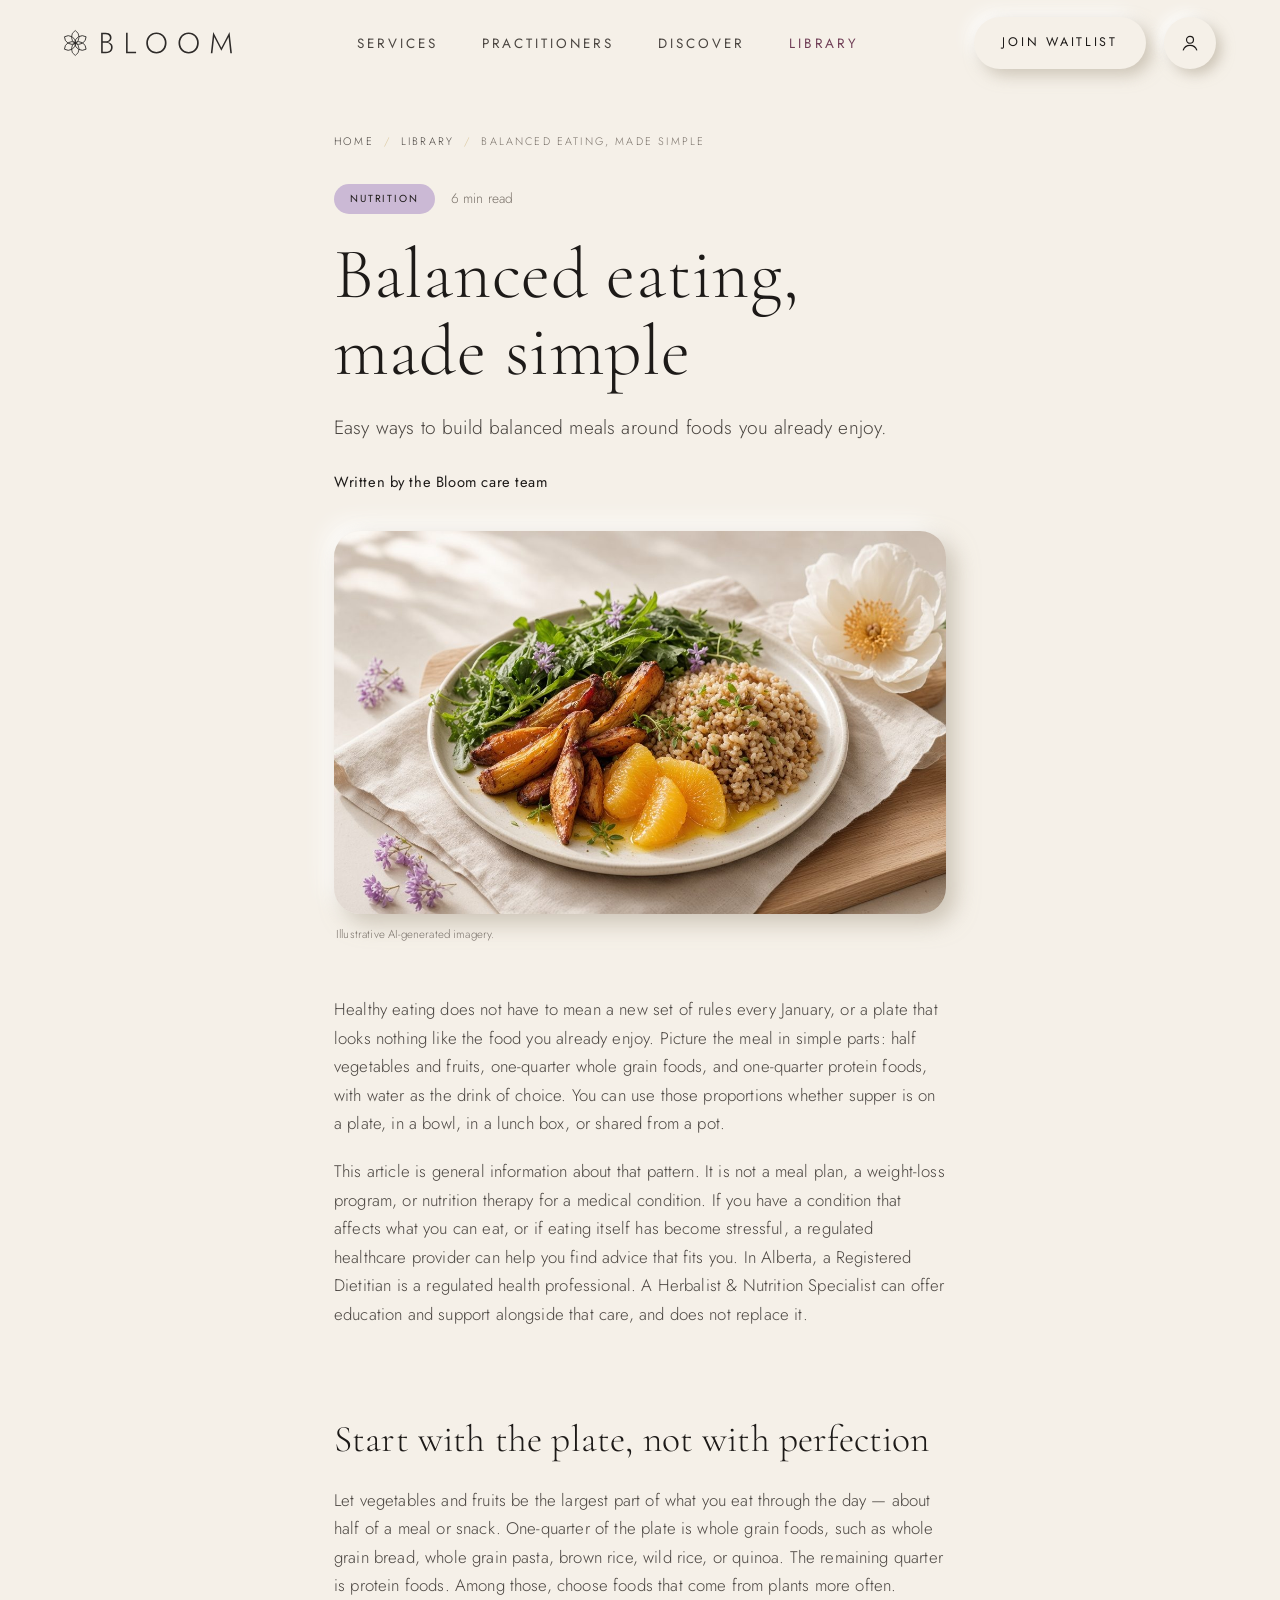
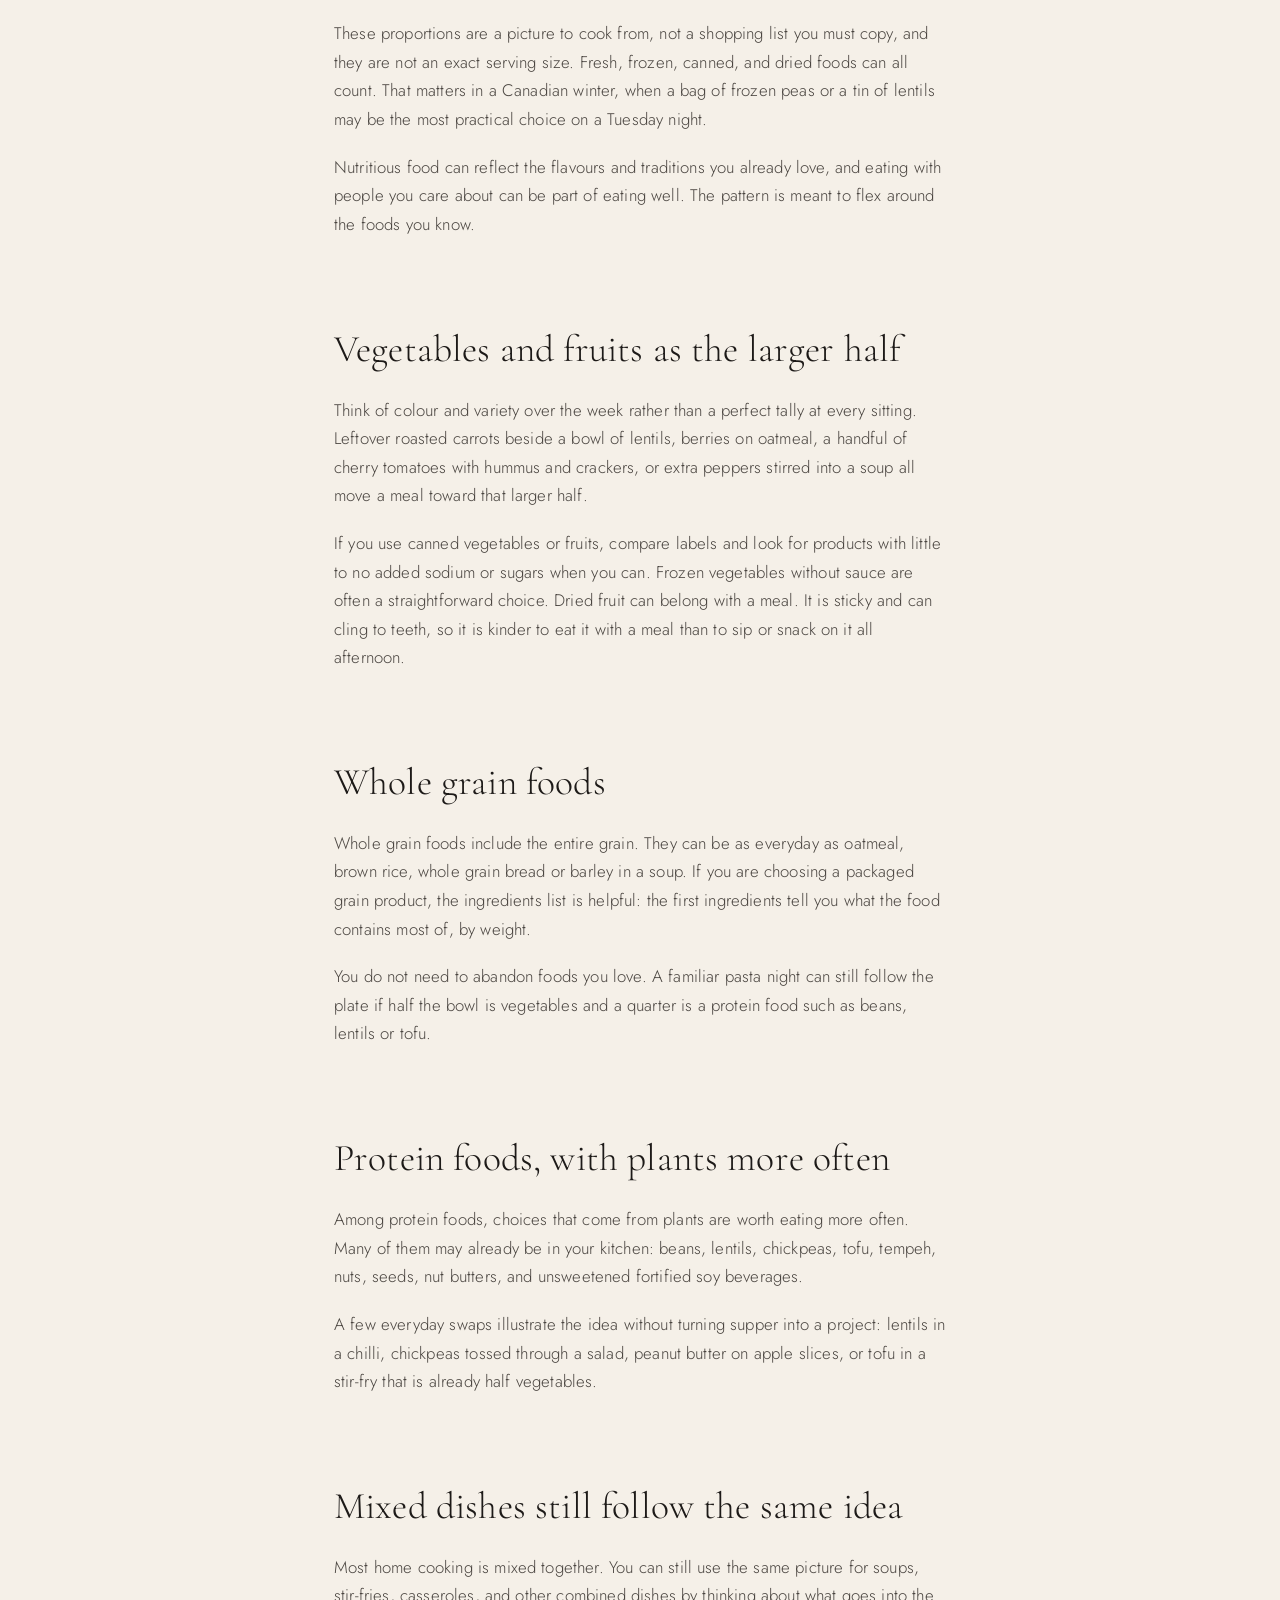
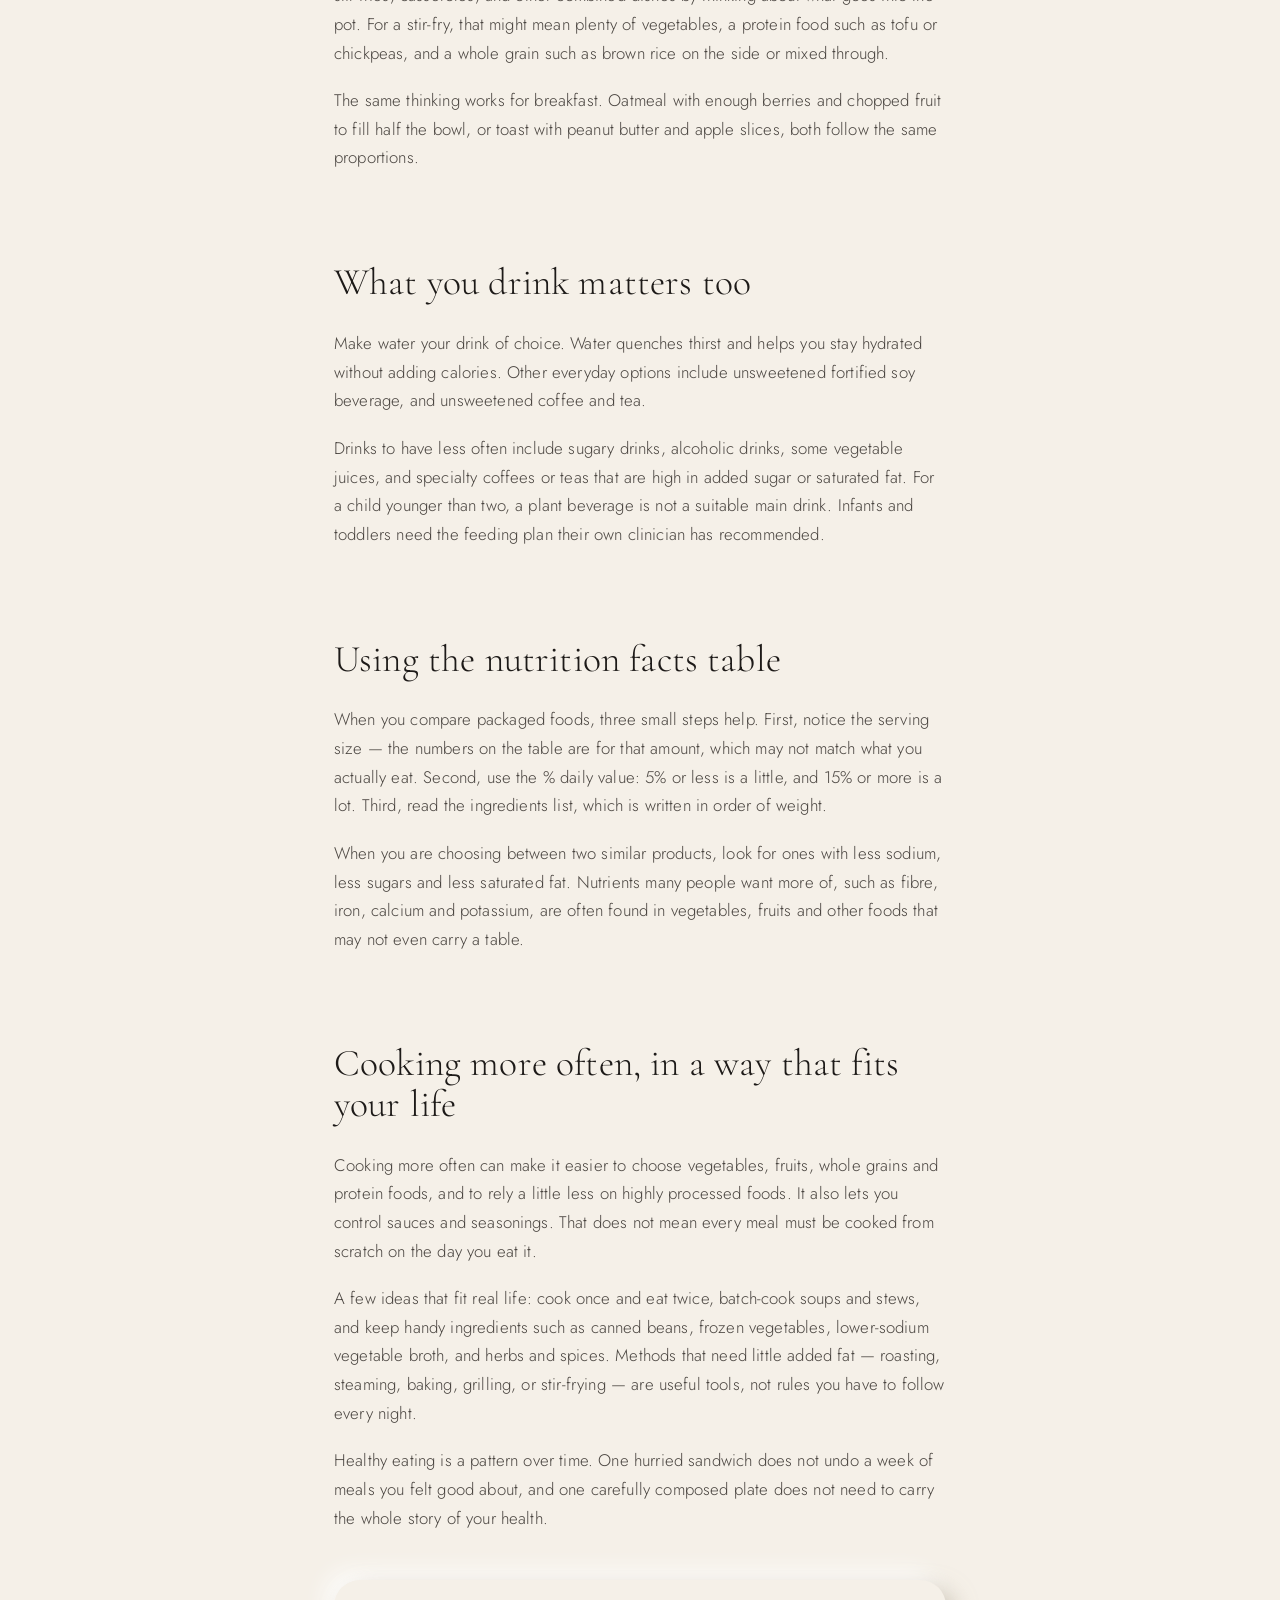
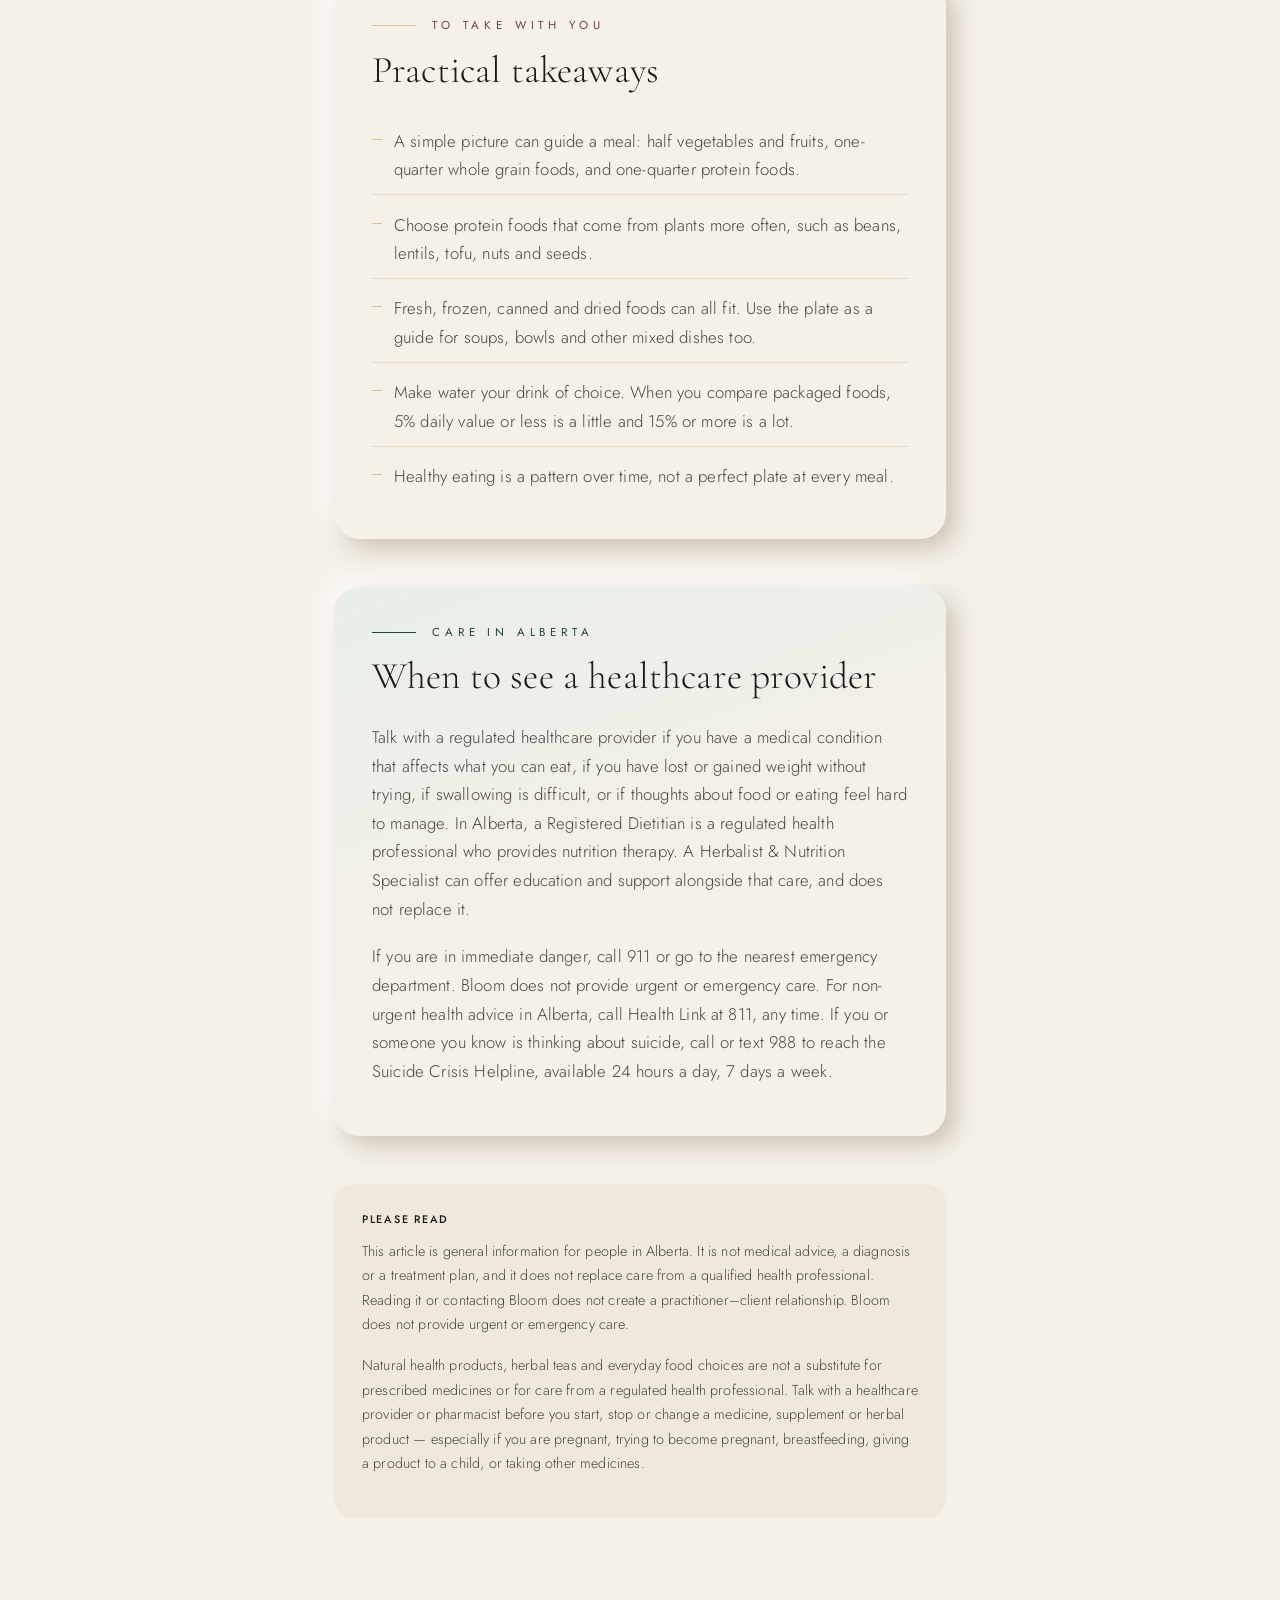
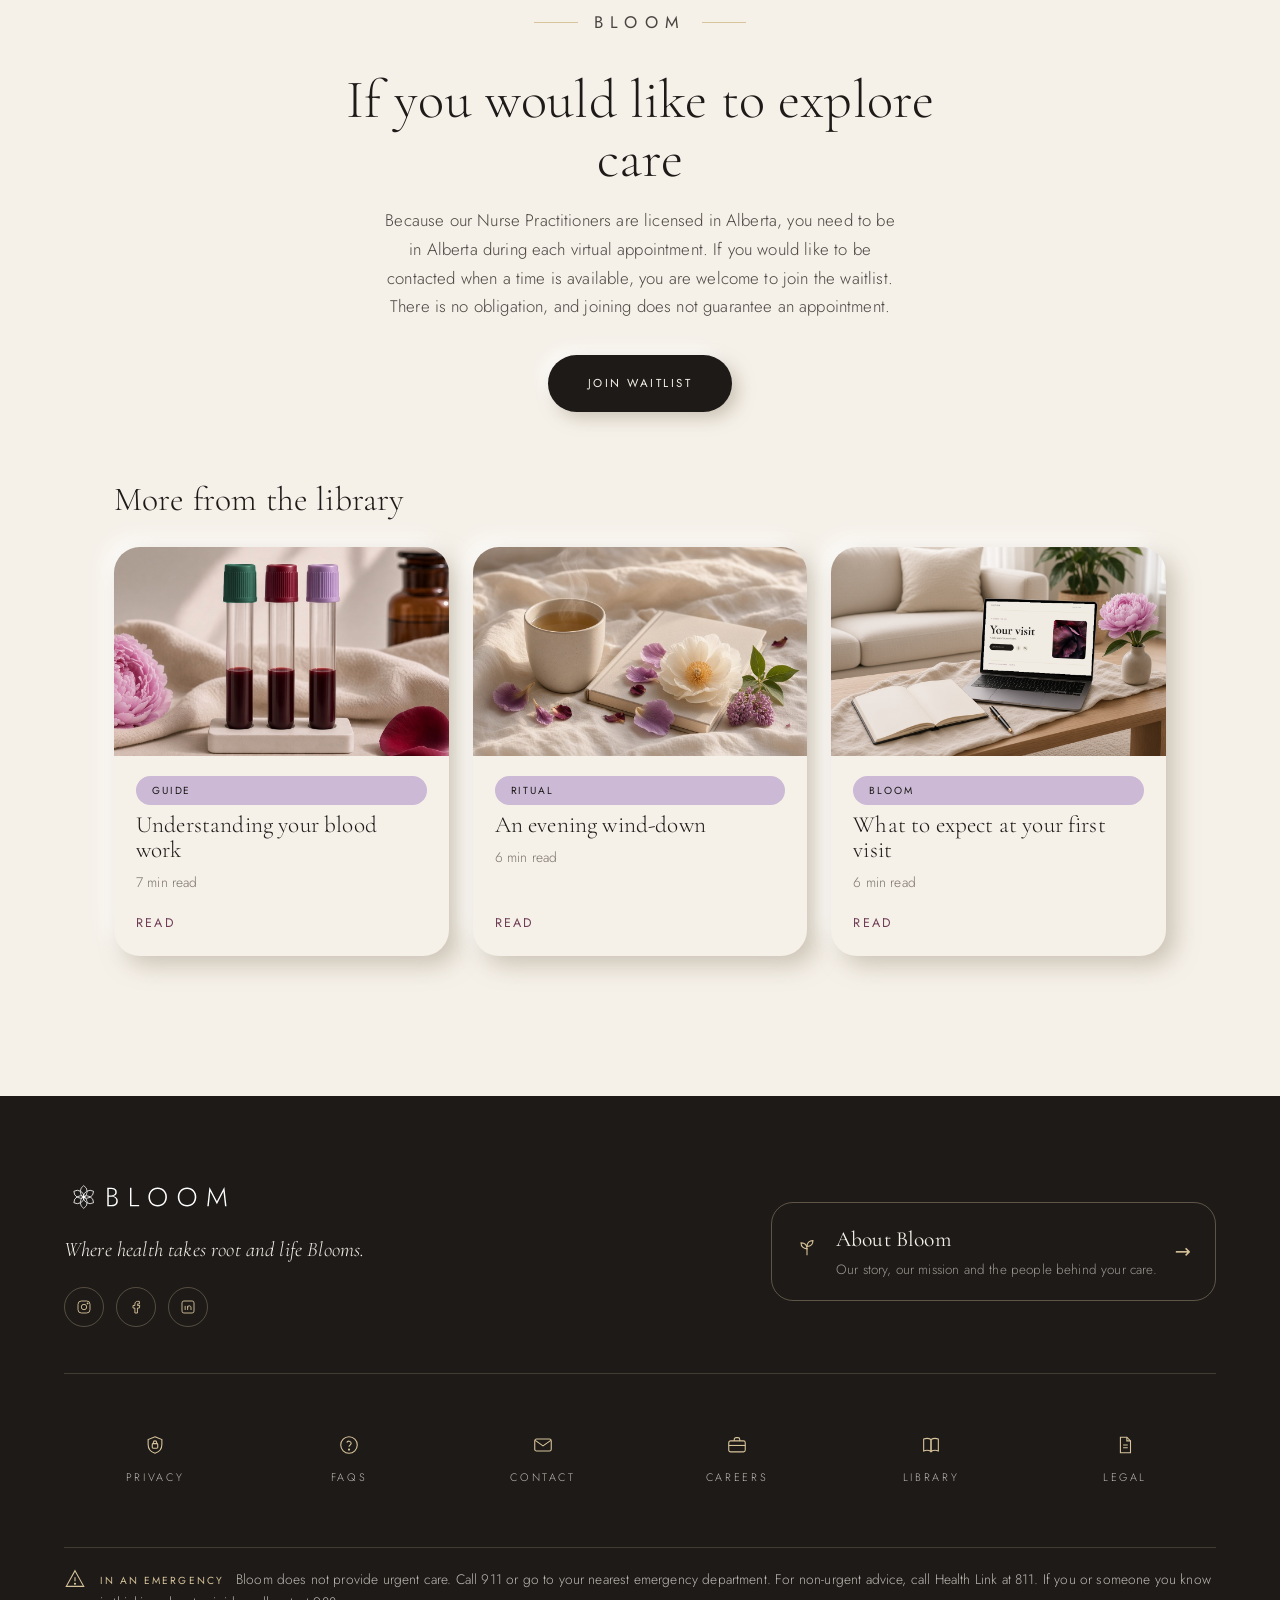
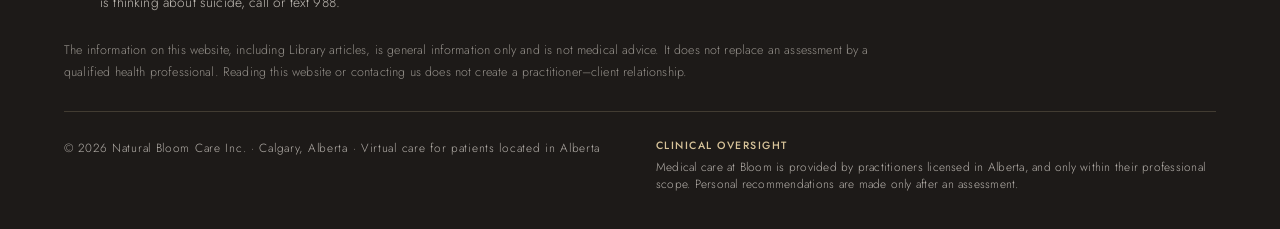
<file: library/balanced-eating-made-simple.html>
<!DOCTYPE html>
<html lang="en-CA">
<head>
<meta charset="UTF-8">
<meta name="viewport" content="width=device-width, initial-scale=1.0">
<meta name="color-scheme" content="light only">
<title>Balanced eating, made simple — Bloom Library</title>
<link rel="icon" href="/assets/logo/favicon.svg" type="image/svg+xml">
<meta name="description" content="How to build everyday meals around vegetables and fruits, whole grains, protein foods, and water, including mixed dishes and packaged-food labels.">
<link rel="canonical" href="https://naturalbloom.ca/library/balanced-eating-made-simple.html">
<meta property="og:title" content="Balanced eating, made simple — Bloom Library">
<meta property="og:description" content="How to build everyday meals around vegetables and fruits, whole grains, protein foods, and water, including mixed dishes and packaged-food labels.">
<meta property="og:type" content="article">
<meta property="og:url" content="https://naturalbloom.ca/library/balanced-eating-made-simple.html">
<meta property="og:image" content="https://naturalbloom.ca/library/images/balanced-eating-made-simple.jpg">
<link rel="stylesheet" href="/assets/fonts.css">
<link rel="stylesheet" href="article.css">
<style id="bloom-nav-logo">
/* ===== Bloom animated logo in the nav (flower grows from a dot on hover / keyboard focus) ===== */
.nav .logo.logo-svg{display:flex;align-items:center;letter-spacing:0;font-size:0;line-height:0;max-width:none;overflow:visible;flex-shrink:0;text-decoration:none;margin-left:-10px}   /* -10px: cancels the SVG's built-in clear-space so the flower lines up with the page content edge */
.nav .logo.logo-svg svg{height:46px;width:auto;display:block}
.nav .logo.logo-svg .bloom-logo{--bloom-ink:#2E2B29}                 /* dark ink on the ivory nav */
.nav.dark .logo.logo-svg .bloom-logo{--bloom-ink:var(--bone,#F5F0E8)}   /* ivory ink when the nav turns dark */
.nav .logo.logo-svg .bloom-logo .ink{transition:fill .5s ease}
.nav .logo.logo-svg:focus-visible{outline:2px solid currentColor;outline-offset:6px;border-radius:4px}
@media (max-width:720px){
  .nav .logo.logo-svg svg{height:30px}
  .nav .logo.logo-svg{max-width:none;overflow:visible;margin-left:-6px}
}
</style>
</head>
<body>
<a class="skip" href="#main">Skip to article</a>
<nav class="nav" id="nav">
  <div class="wrap">
    <a href="/" class="logo logo-svg" aria-label="Bloom Integrative Health – home"><svg class="bloom-logo bl-bn" xmlns="http://www.w3.org/2000/svg" viewBox="-98.69 -154.12 872.17 213.41" aria-hidden="true" focusable="false">
<style>
.bloom-logo{--bloom-ink:#2E2B29;display:block;overflow:visible}
.bloom-logo .hit{fill:transparent;pointer-events:all}
.bloom-logo .ink{fill:var(--bloom-ink)}
.bloom-logo .petal{fill:none;stroke:var(--bloom-ink);stroke-linejoin:miter;stroke-miterlimit:10}
.bloom-logo .seed{fill:var(--bloom-ink);opacity:0;transform-origin:0 0}
.bloom-logo .pw,.bloom-logo .mc{transform-origin:0 0}
@keyframes bloom-seed{0%{transform:scale(0);opacity:0}12%{transform:scale(1.25);opacity:1}22%{transform:scale(1);opacity:1}58%{transform:scale(1);opacity:1}100%{transform:scale(.25);opacity:0}}
@keyframes bloom-grow-0{0%{transform:scale(0.55,0.1) rotate(4.5deg);opacity:0;animation-timing-function:cubic-bezier(.16,.8,.24,1)}14%{opacity:1}72%{transform:scale(1.03) rotate(-0.90deg);animation-timing-function:cubic-bezier(.4,0,.3,1)}100%{transform:scale(1) rotate(0deg);opacity:1}}
@keyframes bloom-draw-0{0%{stroke-dasharray:0 1;animation-timing-function:cubic-bezier(.16,.8,.24,1)}80%{stroke-dasharray:.5 0}99.9%{stroke-dasharray:.5 0}100%{stroke-dasharray:none}}
@keyframes bloom-mask-0{0%{transform:scale(1.16)}4%{transform:scale(4.90)}8%{transform:scale(14.14)}12%{transform:scale(23.87)}16%{transform:scale(32.20)}20%{transform:scale(38.83)}24%{transform:scale(44.02)}28%{transform:scale(48.06)}32%{transform:scale(51.23)}36%{transform:scale(53.71)}40%{transform:scale(55.67)}44%{transform:scale(57.20)}48%{transform:scale(58.39)}52%{transform:scale(59.31)}56%{transform:scale(60.01)}60%{transform:scale(60.53)}64%{transform:scale(60.89)}68%{transform:scale(61.13)}72%{transform:scale(61.26)}76%{transform:scale(61.22)}80%{transform:scale(60.86)}84%{transform:scale(62.36)}88%{transform:scale(66.91)}92%{transform:scale(72.59)}96%{transform:scale(77.43)}100%{transform:scale(79.47)}}
@keyframes bloom-grow-1{0%{transform:scale(0.42,0.08) rotate(-3.5deg);opacity:0;animation-timing-function:cubic-bezier(.22,.7,.2,1)}14%{opacity:1}76%{transform:scale(1.02) rotate(0.70deg);animation-timing-function:cubic-bezier(.4,0,.3,1)}100%{transform:scale(1) rotate(0deg);opacity:1}}
@keyframes bloom-draw-1{0%{stroke-dasharray:0 1;animation-timing-function:cubic-bezier(.22,.7,.2,1)}84%{stroke-dasharray:.5 0}99.9%{stroke-dasharray:.5 0}100%{stroke-dasharray:none}}
@keyframes bloom-mask-1{0%{transform:scale(1.16)}4%{transform:scale(2.27)}8%{transform:scale(7.78)}12%{transform:scale(15.78)}16%{transform:scale(24.32)}20%{transform:scale(31.90)}24%{transform:scale(38.09)}28%{transform:scale(43.03)}32%{transform:scale(46.96)}36%{transform:scale(50.09)}40%{transform:scale(52.59)}44%{transform:scale(54.59)}48%{transform:scale(56.19)}52%{transform:scale(57.46)}56%{transform:scale(58.46)}60%{transform:scale(59.23)}64%{transform:scale(59.80)}68%{transform:scale(60.22)}72%{transform:scale(60.49)}76%{transform:scale(60.65)}80%{transform:scale(60.63)}84%{transform:scale(60.29)}88%{transform:scale(63.01)}92%{transform:scale(69.64)}96%{transform:scale(76.39)}100%{transform:scale(79.47)}}
@keyframes bloom-grow-2{0%{transform:scale(0.6,0.12) rotate(-5.5deg);opacity:0;animation-timing-function:cubic-bezier(.12,.85,.3,1)}14%{opacity:1}70%{transform:scale(1.045) rotate(1.10deg);animation-timing-function:cubic-bezier(.4,0,.3,1)}100%{transform:scale(1) rotate(0deg);opacity:1}}
@keyframes bloom-draw-2{0%{stroke-dasharray:0 1;animation-timing-function:cubic-bezier(.12,.85,.3,1)}78%{stroke-dasharray:.5 0}99.9%{stroke-dasharray:.5 0}100%{stroke-dasharray:none}}
@keyframes bloom-mask-2{0%{transform:scale(1.16)}4%{transform:scale(7.52)}8%{transform:scale(18.11)}12%{transform:scale(27.62)}16%{transform:scale(35.36)}20%{transform:scale(41.48)}24%{transform:scale(46.30)}28%{transform:scale(50.09)}32%{transform:scale(53.06)}36%{transform:scale(55.40)}40%{transform:scale(57.23)}44%{transform:scale(58.65)}48%{transform:scale(59.75)}52%{transform:scale(60.58)}56%{transform:scale(61.19)}60%{transform:scale(61.63)}64%{transform:scale(61.92)}68%{transform:scale(62.10)}70%{transform:scale(62.15)}72%{transform:scale(62.16)}76%{transform:scale(61.91)}78%{transform:scale(61.62)}80%{transform:scale(61.69)}84%{transform:scale(64.10)}88%{transform:scale(68.59)}92%{transform:scale(73.65)}96%{transform:scale(77.77)}100%{transform:scale(79.47)}}
@keyframes bloom-grow-3{0%{transform:scale(0.5,0.09) rotate(3.0deg);opacity:0;animation-timing-function:cubic-bezier(.3,.6,.25,1)}14%{opacity:1}74%{transform:scale(1.025) rotate(-0.60deg);animation-timing-function:cubic-bezier(.4,0,.3,1)}100%{transform:scale(1) rotate(0deg);opacity:1}}
@keyframes bloom-draw-3{0%{stroke-dasharray:0 1;animation-timing-function:cubic-bezier(.3,.6,.25,1)}82%{stroke-dasharray:.5 0}99.9%{stroke-dasharray:.5 0}100%{stroke-dasharray:none}}
@keyframes bloom-mask-3{0%{transform:scale(1.16)}4%{transform:scale(1.19)}8%{transform:scale(3.98)}12%{transform:scale(8.66)}16%{transform:scale(15.13)}20%{transform:scale(22.59)}24%{transform:scale(29.91)}28%{transform:scale(36.36)}32%{transform:scale(41.76)}36%{transform:scale(46.16)}40%{transform:scale(49.71)}44%{transform:scale(52.56)}48%{transform:scale(54.84)}52%{transform:scale(56.64)}56%{transform:scale(58.05)}60%{transform:scale(59.12)}64%{transform:scale(59.90)}68%{transform:scale(60.45)}72%{transform:scale(60.79)}74%{transform:scale(60.89)}76%{transform:scale(60.94)}80%{transform:scale(60.79)}82%{transform:scale(60.57)}84%{transform:scale(60.99)}88%{transform:scale(65.06)}92%{transform:scale(71.29)}96%{transform:scale(76.99)}100%{transform:scale(79.47)}}
@keyframes bloom-grow-4{0%{transform:scale(0.38,0.11) rotate(5.0deg);opacity:0;animation-timing-function:cubic-bezier(.18,.75,.22,1)}14%{opacity:1}68%{transform:scale(1.035) rotate(-1.00deg);animation-timing-function:cubic-bezier(.4,0,.3,1)}100%{transform:scale(1) rotate(0deg);opacity:1}}
@keyframes bloom-draw-4{0%{stroke-dasharray:0 1;animation-timing-function:cubic-bezier(.18,.75,.22,1)}76%{stroke-dasharray:.5 0}99.9%{stroke-dasharray:.5 0}100%{stroke-dasharray:none}}
@keyframes bloom-mask-4{0%{transform:scale(1.16)}4%{transform:scale(4.35)}8%{transform:scale(13.21)}12%{transform:scale(23.22)}16%{transform:scale(31.97)}20%{transform:scale(38.92)}24%{transform:scale(44.32)}28%{transform:scale(48.50)}32%{transform:scale(51.75)}36%{transform:scale(54.29)}40%{transform:scale(56.28)}44%{transform:scale(57.82)}48%{transform:scale(59.01)}52%{transform:scale(59.91)}56%{transform:scale(60.58)}60%{transform:scale(61.05)}64%{transform:scale(61.36)}68%{transform:scale(61.53)}72%{transform:scale(61.53)}76%{transform:scale(61.22)}80%{transform:scale(62.13)}84%{transform:scale(65.31)}88%{transform:scale(69.80)}92%{transform:scale(74.42)}96%{transform:scale(78.02)}100%{transform:scale(79.47)}}
@keyframes bloom-grow-5{0%{transform:scale(0.58,0.07) rotate(-4.0deg);opacity:0;animation-timing-function:cubic-bezier(.25,.9,.35,1)}14%{opacity:1}78%{transform:scale(1.015) rotate(0.80deg);animation-timing-function:cubic-bezier(.4,0,.3,1)}100%{transform:scale(1) rotate(0deg);opacity:1}}
@keyframes bloom-draw-5{0%{stroke-dasharray:0 1;animation-timing-function:cubic-bezier(.25,.9,.35,1)}84%{stroke-dasharray:.5 0}99.9%{stroke-dasharray:.5 0}100%{stroke-dasharray:none}}
@keyframes bloom-mask-5{0%{transform:scale(1.16)}4%{transform:scale(2.40)}8%{transform:scale(7.67)}12%{transform:scale(14.83)}16%{transform:scale(22.70)}20%{transform:scale(30.28)}24%{transform:scale(36.94)}28%{transform:scale(42.47)}32%{transform:scale(46.90)}36%{transform:scale(50.37)}40%{transform:scale(53.05)}44%{transform:scale(55.11)}48%{transform:scale(56.67)}52%{transform:scale(57.84)}56%{transform:scale(58.71)}60%{transform:scale(59.34)}64%{transform:scale(59.79)}68%{transform:scale(60.09)}72%{transform:scale(60.28)}76%{transform:scale(60.39)}78%{transform:scale(60.42)}80%{transform:scale(60.41)}84%{transform:scale(60.23)}88%{transform:scale(62.99)}92%{transform:scale(69.63)}96%{transform:scale(76.38)}100%{transform:scale(79.47)}}
@media (prefers-reduced-motion:no-preference){
/* grows on hover / keyboard-focus of the link around it / .is-growing (JS replay) */
:is(.bl-bn:hover,.bl-bn.is-growing,:is(a,button):is(:hover,:focus-visible) .bl-bn) .pw.p0{animation:bloom-grow-0 1.3s linear 0.48s both}
:is(.bl-bn:hover,.bl-bn.is-growing,:is(a,button):is(:hover,:focus-visible) .bl-bn) .petal.p0{animation:bloom-draw-0 1.3s linear 0.48s both}
:is(.bl-bn:hover,.bl-bn.is-growing,:is(a,button):is(:hover,:focus-visible) .bl-bn) .mc0{animation:bloom-mask-0 1.3s linear 0.48s both}
:is(.bl-bn:hover,.bl-bn.is-growing,:is(a,button):is(:hover,:focus-visible) .bl-bn) .pr0{mask:url(#bn-m0)}
:is(.bl-bn:hover,.bl-bn.is-growing,:is(a,button):is(:hover,:focus-visible) .bl-bn) .pw.p1{animation:bloom-grow-1 1.0s linear 0.67s both}
:is(.bl-bn:hover,.bl-bn.is-growing,:is(a,button):is(:hover,:focus-visible) .bl-bn) .petal.p1{animation:bloom-draw-1 1.0s linear 0.67s both}
:is(.bl-bn:hover,.bl-bn.is-growing,:is(a,button):is(:hover,:focus-visible) .bl-bn) .mc1{animation:bloom-mask-1 1.0s linear 0.67s both}
:is(.bl-bn:hover,.bl-bn.is-growing,:is(a,button):is(:hover,:focus-visible) .bl-bn) .pr1{mask:url(#bn-m1)}
:is(.bl-bn:hover,.bl-bn.is-growing,:is(a,button):is(:hover,:focus-visible) .bl-bn) .pw.p2{animation:bloom-grow-2 1.35s linear 0.39s both}
:is(.bl-bn:hover,.bl-bn.is-growing,:is(a,button):is(:hover,:focus-visible) .bl-bn) .petal.p2{animation:bloom-draw-2 1.35s linear 0.39s both}
:is(.bl-bn:hover,.bl-bn.is-growing,:is(a,button):is(:hover,:focus-visible) .bl-bn) .mc2{animation:bloom-mask-2 1.35s linear 0.39s both}
:is(.bl-bn:hover,.bl-bn.is-growing,:is(a,button):is(:hover,:focus-visible) .bl-bn) .pr2{mask:url(#bn-m2)}
:is(.bl-bn:hover,.bl-bn.is-growing,:is(a,button):is(:hover,:focus-visible) .bl-bn) .pw.p3{animation:bloom-grow-3 1.15s linear 0.22s both}
:is(.bl-bn:hover,.bl-bn.is-growing,:is(a,button):is(:hover,:focus-visible) .bl-bn) .petal.p3{animation:bloom-draw-3 1.15s linear 0.22s both}
:is(.bl-bn:hover,.bl-bn.is-growing,:is(a,button):is(:hover,:focus-visible) .bl-bn) .mc3{animation:bloom-mask-3 1.15s linear 0.22s both}
:is(.bl-bn:hover,.bl-bn.is-growing,:is(a,button):is(:hover,:focus-visible) .bl-bn) .pr3{mask:url(#bn-m3)}
:is(.bl-bn:hover,.bl-bn.is-growing,:is(a,button):is(:hover,:focus-visible) .bl-bn) .pw.p4{animation:bloom-grow-4 1.25s linear 0.56s both}
:is(.bl-bn:hover,.bl-bn.is-growing,:is(a,button):is(:hover,:focus-visible) .bl-bn) .petal.p4{animation:bloom-draw-4 1.25s linear 0.56s both}
:is(.bl-bn:hover,.bl-bn.is-growing,:is(a,button):is(:hover,:focus-visible) .bl-bn) .mc4{animation:bloom-mask-4 1.25s linear 0.56s both}
:is(.bl-bn:hover,.bl-bn.is-growing,:is(a,button):is(:hover,:focus-visible) .bl-bn) .pr4{mask:url(#bn-m4)}
:is(.bl-bn:hover,.bl-bn.is-growing,:is(a,button):is(:hover,:focus-visible) .bl-bn) .pw.p5{animation:bloom-grow-5 0.9s linear 0.31s both}
:is(.bl-bn:hover,.bl-bn.is-growing,:is(a,button):is(:hover,:focus-visible) .bl-bn) .petal.p5{animation:bloom-draw-5 0.9s linear 0.31s both}
:is(.bl-bn:hover,.bl-bn.is-growing,:is(a,button):is(:hover,:focus-visible) .bl-bn) .mc5{animation:bloom-mask-5 0.9s linear 0.31s both}
:is(.bl-bn:hover,.bl-bn.is-growing,:is(a,button):is(:hover,:focus-visible) .bl-bn) .pr5{mask:url(#bn-m5)}
:is(.bl-bn:hover,.bl-bn.is-growing,:is(a,button):is(:hover,:focus-visible) .bl-bn) .seed{animation:bloom-seed 1.25s ease-out 0s both}
}
</style>
<defs><radialGradient id="bn-g"><stop offset="0" stop-color="#fff"/><stop offset=".8" stop-color="#fff"/><stop offset="1" stop-color="#fff" stop-opacity="0"/></radialGradient><mask id="bn-m0" maskUnits="userSpaceOnUse" x="-83.45" y="-83.45" width="166.9" height="166.9"><circle class="mc mc0" r="1" fill="url(#bn-g)" transform="scale(79.47)"/></mask><mask id="bn-m1" maskUnits="userSpaceOnUse" x="-83.45" y="-83.45" width="166.9" height="166.9"><circle class="mc mc1" r="1" fill="url(#bn-g)" transform="scale(79.47)"/></mask><mask id="bn-m2" maskUnits="userSpaceOnUse" x="-83.45" y="-83.45" width="166.9" height="166.9"><circle class="mc mc2" r="1" fill="url(#bn-g)" transform="scale(79.47)"/></mask><mask id="bn-m3" maskUnits="userSpaceOnUse" x="-83.45" y="-83.45" width="166.9" height="166.9"><circle class="mc mc3" r="1" fill="url(#bn-g)" transform="scale(79.47)"/></mask><mask id="bn-m4" maskUnits="userSpaceOnUse" x="-83.45" y="-83.45" width="166.9" height="166.9"><circle class="mc mc4" r="1" fill="url(#bn-g)" transform="scale(79.47)"/></mask><mask id="bn-m5" maskUnits="userSpaceOnUse" x="-83.45" y="-83.45" width="166.9" height="166.9"><circle class="mc mc5" r="1" fill="url(#bn-g)" transform="scale(79.47)"/></mask></defs>
<rect class="hit" x="-98.69" y="-154.12" width="872.17" height="213.41"/>
<g class="flower" transform="translate(0 -47.42)"><g class="pr pr0" transform="rotate(0)"><g class="pw p0"><path class="petal p0" pathLength="1" stroke-width="3.79" d="M0 2.71A34.8 34.8 0 0 1 0 -57.82A34.8 34.8 0 0 1 0 2.71Z"/></g></g><g class="pr pr1" transform="rotate(60)"><g class="pw p1"><path class="petal p1" pathLength="1" stroke-width="3.79" d="M0 2.71A34.8 34.8 0 0 1 0 -57.82A34.8 34.8 0 0 1 0 2.71Z"/></g></g><g class="pr pr2" transform="rotate(120)"><g class="pw p2"><path class="petal p2" pathLength="1" stroke-width="3.79" d="M0 2.71A34.8 34.8 0 0 1 0 -57.82A34.8 34.8 0 0 1 0 2.71Z"/></g></g><g class="pr pr3" transform="rotate(180)"><g class="pw p3"><path class="petal p3" pathLength="1" stroke-width="3.79" d="M0 2.71A34.8 34.8 0 0 1 0 -57.82A34.8 34.8 0 0 1 0 2.71Z"/></g></g><g class="pr pr4" transform="rotate(240)"><g class="pw p4"><path class="petal p4" pathLength="1" stroke-width="3.79" d="M0 2.71A34.8 34.8 0 0 1 0 -57.82A34.8 34.8 0 0 1 0 2.71Z"/></g></g><g class="pr pr5" transform="rotate(300)"><g class="pw p5"><path class="petal p5" pathLength="1" stroke-width="3.79" d="M0 2.71A34.8 34.8 0 0 1 0 -57.82A34.8 34.8 0 0 1 0 2.71Z"/></g></g><circle class="seed" r="5.2"/></g>
<path class="ink" d="M125.79 -50.94H141.1Q149.1 -50.94 155.19 -53.31Q161.29 -55.68 164.74 -60.35Q168.2 -65.03 168.2 -71.94Q168.2 -79.52 164.81 -84.6Q161.42 -89.68 155.26 -92.26Q149.1 -94.83 140.56 -94.83H119.97V0H141.92Q151.13 0 158.24 -2.98Q165.35 -5.96 169.42 -12.06Q173.48 -18.15 173.48 -27.5Q173.48 -34 170.84 -38.81Q168.2 -43.62 163.79 -46.74Q159.39 -49.85 153.84 -51.41Q148.28 -52.97 142.46 -52.97H125.79V-48.63H141.92Q146.79 -48.63 151.06 -47.28Q155.33 -45.93 158.71 -43.28Q162.1 -40.64 164 -36.78Q165.89 -32.92 165.89 -27.91Q165.89 -20.86 162.91 -16.19Q159.93 -11.52 154.51 -9.08Q149.1 -6.64 141.92 -6.64H127.42V-88.19H140.56Q149.77 -88.19 155.26 -83.79Q160.75 -79.39 160.75 -71.53Q160.75 -65.98 158.04 -62.39Q155.33 -58.8 150.72 -57.03Q146.11 -55.27 140.56 -55.27H125.79ZM235.53 -94.83V0H282.13V-7.04H242.98V-94.83ZM337.13 -47.42Q337.13 -59.34 342.21 -68.62Q347.29 -77.9 356.17 -83.25Q365.04 -88.6 376.42 -88.6Q387.8 -88.6 396.67 -83.25Q405.55 -77.9 410.56 -68.62Q415.57 -59.34 415.57 -47.42Q415.57 -35.63 410.56 -26.28Q405.55 -16.93 396.67 -11.58Q387.8 -6.23 376.42 -6.23Q365.04 -6.23 356.17 -11.58Q347.29 -16.93 342.21 -26.28Q337.13 -35.63 337.13 -47.42ZM329.27 -47.42Q329.27 -36.98 332.8 -28.11Q336.32 -19.24 342.69 -12.67Q349.05 -6.1 357.66 -2.44Q366.26 1.22 376.42 1.22Q386.58 1.22 395.18 -2.44Q403.78 -6.1 410.15 -12.67Q416.52 -19.24 420.04 -28.11Q423.56 -36.98 423.56 -47.42Q423.56 -57.85 420.04 -66.72Q416.52 -75.59 410.15 -82.16Q403.78 -88.73 395.18 -92.39Q386.58 -96.05 376.42 -96.05Q366.26 -96.05 357.66 -92.39Q349.05 -88.73 342.69 -82.16Q336.32 -75.59 332.8 -66.72Q329.27 -57.85 329.27 -47.42ZM486.69 -47.42Q486.69 -59.34 491.77 -68.62Q496.85 -77.9 505.73 -83.25Q514.6 -88.6 525.98 -88.6Q537.36 -88.6 546.23 -83.25Q555.11 -77.9 560.12 -68.62Q565.13 -59.34 565.13 -47.42Q565.13 -35.63 560.12 -26.28Q555.11 -16.93 546.23 -11.58Q537.36 -6.23 525.98 -6.23Q514.6 -6.23 505.73 -11.58Q496.85 -16.93 491.77 -26.28Q486.69 -35.63 486.69 -47.42ZM478.84 -47.42Q478.84 -36.98 482.36 -28.11Q485.88 -19.24 492.25 -12.67Q498.61 -6.1 507.22 -2.44Q515.82 1.22 525.98 1.22Q536.14 1.22 544.74 -2.44Q553.35 -6.1 559.71 -12.67Q566.08 -19.24 569.6 -28.11Q573.12 -36.98 573.12 -47.42Q573.12 -57.85 569.6 -66.72Q566.08 -75.59 559.71 -82.16Q553.35 -88.73 544.74 -92.39Q536.14 -96.05 525.98 -96.05Q515.82 -96.05 507.22 -92.39Q498.61 -88.73 492.25 -82.16Q485.88 -75.59 482.36 -66.72Q478.84 -57.85 478.84 -47.42ZM644.52 -75.05 677.85 -10.97 711.17 -75.05 719.3 0H726.75L715.78 -98.49L677.85 -25.6L639.91 -98.49L628.94 0H636.39Z"/>
</svg></a>
    <button class="menu-btn" id="menuBtn" type="button" aria-expanded="false" aria-controls="navLinks">Menu</button>
    <ul class="nav-links" id="navLinks">
      <li><a href="/#services">Services</a></li>
      <li><a href="/#team">Practitioners</a></li>
      <li><a href="/#about">Discover</a></li>
      <li><a href="/#library" aria-current="page">Library</a></li>
    </ul>
    <div class="nav-right">
      <a href="/#waitlist" class="btn btn-soft">Join waitlist</a>
      <a href="/portal/" class="acct" aria-label="Login" title="Login"><svg viewBox="0 0 24 24" fill="none" stroke="currentColor" stroke-width="1.3"><circle cx="12" cy="8.5" r="3.8"/><path d="M4.5 20c1.2-3.6 4-5.5 7.5-5.5s6.3 1.9 7.5 5.5"/></svg></a>
    </div>
  </div>
</nav>
<main id="main" class="article">
  <article class="article-inner">
    <nav class="crumbs" aria-label="Breadcrumb">
      <a href="/">Home</a><span aria-hidden="true">/</span>
      <a href="/#library">Library</a><span aria-hidden="true">/</span>
      <span>Balanced eating, made simple</span>
    </nav>
    <header class="article-head">
      <div class="meta-row">
        <span class="pill pill-lilac">Nutrition</span>
        <span class="readtime">6 min read</span>
      </div>
      <h1>Balanced eating, made simple</h1>
      <p class="dek">Easy ways to build balanced meals around foods you already enjoy.</p>
      <p class="byline"><span class="who">Written by the Bloom care team</span></p>
    </header>
    <!-- Illustrative AI-generated imagery for the six Library articles, cropped from 16:9 to 16:10. Not a photograph of a patient, a practitioner, or a laboratory result. -->
<figure class="hero-fig">
      <img src="images/balanced-eating-made-simple.jpg" alt="A plate of grains, roasted vegetables, leafy greens and orange segments on linen, with a white flower beside it">
      <figcaption>Illustrative AI-generated imagery.</figcaption>
    </figure>
    <div class="article-body">
      <p>Healthy eating does not have to mean a new set of rules every January, or a plate that looks nothing like the food you already enjoy. Picture the meal in simple parts: half vegetables and fruits, one-quarter whole grain foods, and one-quarter protein foods, with water as the drink of choice. You can use those proportions whether supper is on a plate, in a bowl, in a lunch box, or shared from a pot.</p>
      <p>This article is general information about that pattern. It is not a meal plan, a weight-loss program, or nutrition therapy for a medical condition. If you have a condition that affects what you can eat, or if eating itself has become stressful, a regulated healthcare provider can help you find advice that fits you. In Alberta, a Registered Dietitian is a regulated health professional. A Herbalist &amp; Nutrition Specialist can offer education and support alongside that care, and does not replace it.</p>

      <h2>Start with the plate, not with perfection</h2>
      <p>Let vegetables and fruits be the largest part of what you eat through the day — about half of a meal or snack. One-quarter of the plate is whole grain foods, such as whole grain bread, whole grain pasta, brown rice, wild rice, or quinoa. The remaining quarter is protein foods. Among those, choose foods that come from plants more often.</p>
      <p>These proportions are a picture to cook from, not a shopping list you must copy, and they are not an exact serving size. Fresh, frozen, canned, and dried foods can all count. That matters in a Canadian winter, when a bag of frozen peas or a tin of lentils may be the most practical choice on a Tuesday night.</p>
      <p>Nutritious food can reflect the flavours and traditions you already love, and eating with people you care about can be part of eating well. The pattern is meant to flex around the foods you know.</p>

      <h2>Vegetables and fruits as the larger half</h2>
      <p>Think of colour and variety over the week rather than a perfect tally at every sitting. Leftover roasted carrots beside a bowl of lentils, berries on oatmeal, a handful of cherry tomatoes with hummus and crackers, or extra peppers stirred into a soup all move a meal toward that larger half.</p>
      <p>If you use canned vegetables or fruits, compare labels and look for products with little to no added sodium or sugars when you can. Frozen vegetables without sauce are often a straightforward choice. Dried fruit can belong with a meal. It is sticky and can cling to teeth, so it is kinder to eat it with a meal than to sip or snack on it all afternoon.</p>

      <h2>Whole grain foods</h2>
      <p>Whole grain foods include the entire grain. They can be as everyday as oatmeal, brown rice, whole grain bread or barley in a soup. If you are choosing a packaged grain product, the ingredients list is helpful: the first ingredients tell you what the food contains most of, by weight.</p>
      <p>You do not need to abandon foods you love. A familiar pasta night can still follow the plate if half the bowl is vegetables and a quarter is a protein food such as beans, lentils or tofu.</p>

      <h2>Protein foods, with plants more often</h2>
      <p>Among protein foods, choices that come from plants are worth eating more often. Many of them may already be in your kitchen: beans, lentils, chickpeas, tofu, tempeh, nuts, seeds, nut butters, and unsweetened fortified soy beverages.</p>
      <p>A few everyday swaps illustrate the idea without turning supper into a project: lentils in a chilli, chickpeas tossed through a salad, peanut butter on apple slices, or tofu in a stir-fry that is already half vegetables.</p>

      <h2>Mixed dishes still follow the same idea</h2>
      <p>Most home cooking is mixed together. You can still use the same picture for soups, stir-fries, casseroles, and other combined dishes by thinking about what goes into the pot. For a stir-fry, that might mean plenty of vegetables, a protein food such as tofu or chickpeas, and a whole grain such as brown rice on the side or mixed through.</p>
      <p>The same thinking works for breakfast. Oatmeal with enough berries and chopped fruit to fill half the bowl, or toast with peanut butter and apple slices, both follow the same proportions.</p>

      <h2>What you drink matters too</h2>
      <p>Make water your drink of choice. Water quenches thirst and helps you stay hydrated without adding calories. Other everyday options include unsweetened fortified soy beverage, and unsweetened coffee and tea.</p>
      <p>Drinks to have less often include sugary drinks, alcoholic drinks, some vegetable juices, and specialty coffees or teas that are high in added sugar or saturated fat. For a child younger than two, a plant beverage is not a suitable main drink. Infants and toddlers need the feeding plan their own clinician has recommended.</p>

      <h2>Using the nutrition facts table</h2>
      <p>When you compare packaged foods, three small steps help. First, notice the serving size — the numbers on the table are for that amount, which may not match what you actually eat. Second, use the % daily value: 5% or less is a little, and 15% or more is a lot. Third, read the ingredients list, which is written in order of weight.</p>
      <p>When you are choosing between two similar products, look for ones with less sodium, less sugars and less saturated fat. Nutrients many people want more of, such as fibre, iron, calcium and potassium, are often found in vegetables, fruits and other foods that may not even carry a table.</p>

      <h2>Cooking more often, in a way that fits your life</h2>
      <p>Cooking more often can make it easier to choose vegetables, fruits, whole grains and protein foods, and to rely a little less on highly processed foods. It also lets you control sauces and seasonings. That does not mean every meal must be cooked from scratch on the day you eat it.</p>
      <p>A few ideas that fit real life: cook once and eat twice, batch-cook soups and stews, and keep handy ingredients such as canned beans, frozen vegetables, lower-sodium vegetable broth, and herbs and spices. Methods that need little added fat — roasting, steaming, baking, grilling, or stir-frying — are useful tools, not rules you have to follow every night.</p>
      <p>Healthy eating is a pattern over time. One hurried sandwich does not undo a week of meals you felt good about, and one carefully composed plate does not need to carry the whole story of your health.</p>

      <aside class="callout takeaways">
        <p class="eyebrow">To take with you</p>
        <h2>Practical takeaways</h2>
        <ul>
          <li>A simple picture can guide a meal: half vegetables and fruits, one-quarter whole grain foods, and one-quarter protein foods.</li>
          <li>Choose protein foods that come from plants more often, such as beans, lentils, tofu, nuts and seeds.</li>
          <li>Fresh, frozen, canned and dried foods can all fit. Use the plate as a guide for soups, bowls and other mixed dishes too.</li>
          <li>Make water your drink of choice. When you compare packaged foods, 5% daily value or less is a little and 15% or more is a lot.</li>
          <li>Healthy eating is a pattern over time, not a perfect plate at every meal.</li>
        </ul>
      </aside>
      <aside class="callout care">
        <p class="eyebrow">Care in Alberta</p>
        <h2>When to see a healthcare provider</h2>
        <p>Talk with a regulated healthcare provider if you have a medical condition that affects what you can eat, if you have lost or gained weight without trying, if swallowing is difficult, or if thoughts about food or eating feel hard to manage. In Alberta, a Registered Dietitian is a regulated health professional who provides nutrition therapy. A Herbalist &amp; Nutrition Specialist can offer education and support alongside that care, and does not replace it.</p>
        <p>If you are in immediate danger, call 911 or go to the nearest emergency department. Bloom does not provide urgent or emergency care. For non-urgent health advice in Alberta, call Health Link at 811, any time. If you or someone you know is thinking about suicide, call or text 988 to reach the Suicide Crisis Helpline, available 24 hours a day, 7 days a week.</p>
      </aside>
      <aside class="disclaimer" role="note">
  <strong>Please read</strong>
  <p>This article is general information for people in Alberta. It is not medical advice, a diagnosis or a treatment plan, and it does not replace care from a qualified health professional. Reading it or contacting Bloom does not create a practitioner–client relationship. Bloom does not provide urgent or emergency care.</p>
  <p>Natural health products, herbal teas and everyday food choices are not a substitute for prescribed medicines or for care from a regulated health professional. Talk with a healthcare provider or pharmacist before you start, stop or change a medicine, supplement or herbal product — especially if you are pregnant, trying to become pregnant, breastfeeding, giving a product to a child, or taking other medicines.</p>
</aside>
    </div>
  </article>
  <aside class="cta-band">
    <div class="article-inner">
      <p class="eyebrow">Bloom</p>
      <h2>If you would like to explore care</h2>
      <p>Because our Nurse Practitioners are licensed in Alberta, you need to be in Alberta during each virtual appointment. If you would like to be contacted when a time is available, you are welcome to join the waitlist. There is no obligation, and joining does not guarantee an appointment.</p>
      <a class="btn btn-solid" href="/#waitlist">Join waitlist</a>
    </div>
  </aside>
  <aside class="related">
    <div class="related-inner">
      <h2>More from the library</h2>
      <div class="rel-grid">
      <a class="rel neo" href="understanding-your-blood-work.html">
        <img src="images/understanding-your-blood-work.jpg" alt="Three collection tubes a little under half full of dark red blood, with emerald, burgundy, and lilac caps, on ivory linen beside a pink flower and an amber bottle">
        <div class="body">
          <span class="pill pill-lilac">Guide</span>
          <h3>Understanding your blood work</h3>
          <p class="small">7 min read</p>
          <span class="link">Read</span>
        </div>
      </a>
      <a class="rel neo" href="an-evening-wind-down.html">
        <img src="images/an-evening-wind-down.jpg" alt="A ceramic cup of tea beside a closed book, a white flower and lilac petals on rumpled linen">
        <div class="body">
          <span class="pill pill-lilac">Ritual</span>
          <h3>An evening wind-down</h3>
          <p class="small">6 min read</p>
          <span class="link">Read</span>
        </div>
      </a>
      <a class="rel neo" href="what-to-expect-at-your-first-visit.html">
        <img src="images/what-to-expect-at-your-first-visit.jpg" alt="A cream living room and oak table, with an open notebook, a pen, and a laptop showing a Bloom screen titled Your visit with a burgundy flower, beside a lilac flower in a vase">
        <div class="body">
          <span class="pill pill-lilac">Bloom</span>
          <h3>What to expect at your first visit</h3>
          <p class="small">6 min read</p>
          <span class="link">Read</span>
        </div>
      </a>
      </div>
    </div>
  </aside>
</main>
<footer class="f2">
  <div class="wrap">
    <div class="f2-top">
      <div class="f2-brand"><span class="logo"><img src="/assets/logo/bloom-logo-animated-hover-white.svg" alt="Bloom Integrative Health"></span><p class="tl">Where health takes root and life Blooms.</p>
        <div class="f2-social">
          <a href="https://www.instagram.com/naturalbloom.ca/" target="_blank" rel="noopener noreferrer" aria-label="Instagram (opens in a new tab)"><svg viewBox="0 0 24 24" fill="none" stroke="currentColor" stroke-width="1.2"><rect x="4" y="4" width="16" height="16" rx="4.5"/><circle cx="12" cy="12" r="3.6"/><circle cx="16.8" cy="7.2" r=".7" fill="currentColor"/></svg></a>
          <a href="#" aria-label="Facebook"><svg viewBox="0 0 24 24" fill="none" stroke="currentColor" stroke-width="1.2"><path d="M14 8h2.5V4.5H14c-2.2 0-3.5 1.5-3.5 3.6V10H8v3.4h2.5V20h3.4v-6.6h2.5l.6-3.4h-3.1V8.6c0-.4.2-.6.6-.6z"/></svg></a>
          <a href="#" aria-label="LinkedIn"><svg viewBox="0 0 24 24" fill="none" stroke="currentColor" stroke-width="1.2"><rect x="4" y="4" width="16" height="16" rx="2.5"/><path d="M8.2 10.5V16M8.2 7.8v.01"/><path d="M11.5 16v-5.5M11.5 13c0-1.6 1-2.6 2.3-2.6s2.2.8 2.2 2.6V16"/></svg></a>
        </div>
      </div>
      <a href="/#about" class="f2-about">
        <span class="f2-about-ic"><svg viewBox="0 0 24 24" fill="none" stroke="currentColor" stroke-width="1.2"><path d="M12 21v-8"/><path d="M12 14c-4 0-6.5-2.5-6.5-6.5 4 0 6.5 2.5 6.5 6.5z"/><path d="M12 11.5c0-4 2.5-6.5 6.5-6.5 0 4-2.5 6.5-6.5 6.5z"/></svg></span>
        <span class="f2-about-tx"><b>About Bloom</b><span>Our story, our mission and the people behind your care.</span></span>
        <span class="f2-arrow">→</span>
      </a>
    </div>
    <nav class="f2-nav" aria-label="Footer">
      <a href="/#privacy"><svg viewBox="0 0 24 24" fill="none" stroke="currentColor" stroke-width="1.2"><path d="M12 3l7.5 3v5.5c0 4.6-3.2 8.2-7.5 9.5-4.3-1.3-7.5-4.9-7.5-9.5V6z"/><rect x="9" y="10.5" width="6" height="5" rx="1"/><path d="M10.2 10.5V9.3a1.8 1.8 0 013.6 0v1.2"/></svg><span>Privacy</span></a>
      <a href="/#faq"><svg viewBox="0 0 24 24" fill="none" stroke="currentColor" stroke-width="1.2"><circle cx="12" cy="12" r="9"/><path d="M9.6 9.3a2.5 2.5 0 014.8.9c0 1.7-2.4 2.1-2.4 3.6"/><circle cx="12" cy="17" r=".6" fill="currentColor"/></svg><span>FAQs</span></a>
      <a href="mailto:hello@naturalbloom.ca"><svg viewBox="0 0 24 24" fill="none" stroke="currentColor" stroke-width="1.2"><rect x="3" y="5.5" width="18" height="13" rx="2"/><path d="M3.5 7l8.5 6 8.5-6"/></svg><span>Contact</span></a>
      <a href="/#careers"><svg viewBox="0 0 24 24" fill="none" stroke="currentColor" stroke-width="1.2"><rect x="3" y="7.5" width="18" height="12" rx="2"/><path d="M9 7.5V6a2 2 0 012-2h2a2 2 0 012 2v1.5"/><path d="M3 12.5h18"/></svg><span>Careers</span></a>
      <a href="/#library"><svg viewBox="0 0 24 24" fill="none" stroke="currentColor" stroke-width="1.2"><path d="M4 5.5c2.5-1 5.5-1 8 .5v13c-2.5-1.5-5.5-1.5-8-.5z"/><path d="M20 5.5c-2.5-1-5.5-1-8 .5v13c2.5-1.5 5.5-1.5 8-.5z"/></svg><span>Library</span></a>
      <a href="/#legal"><svg viewBox="0 0 24 24" fill="none" stroke="currentColor" stroke-width="1.2"><path d="M7 3.5h7l4 4v13H7z"/><path d="M14 3.5v4h4"/><path d="M10 12h5M10 15h5"/></svg><span>Legal</span></a>
    </nav>
    <div class="f2-emergency">
      <svg viewBox="0 0 24 24" fill="none" stroke="currentColor" stroke-width="1.2"><path d="M12 3l9.5 17h-19z"/><path d="M12 10v4.5"/><circle cx="12" cy="17.2" r=".6" fill="currentColor"/></svg>
      <span><b>In an emergency</b> Bloom does not provide urgent care. Call 911 or go to your nearest emergency department. For non-urgent advice, call Health Link at 811. If you or someone you know is thinking about suicide, call or text 988.</span>
    </div>
    <p class="f-disc">The information on this website, including Library articles, is general information only and is not medical advice. It does not replace an assessment by a qualified health professional. Reading this website or contacting us does not create a practitioner–client relationship.</p>
    <div class="f-base">
      <span>© 2026 Natural Bloom Care Inc. · Calgary, Alberta · Virtual care for patients located in Alberta</span>
      <p class="oversight"><b>Clinical oversight</b> Medical care at Bloom is provided by practitioners licensed in Alberta, and only within their professional scope. Personal recommendations are made only after an assessment.</p>
    </div>
  </div>
</footer>
<script>
(function(){
  var nav = document.getElementById('nav');
  var btn = document.getElementById('menuBtn');
  function onScroll(){ nav.classList.toggle('scrolled', window.scrollY > 8); }
  onScroll();
  window.addEventListener('scroll', onScroll, {passive:true});
  if (btn){
    btn.addEventListener('click', function(){
      var open = nav.classList.toggle('open');
      btn.setAttribute('aria-expanded', open ? 'true' : 'false');
    });
  }
})();
</script>
</body>
</html>
</file>
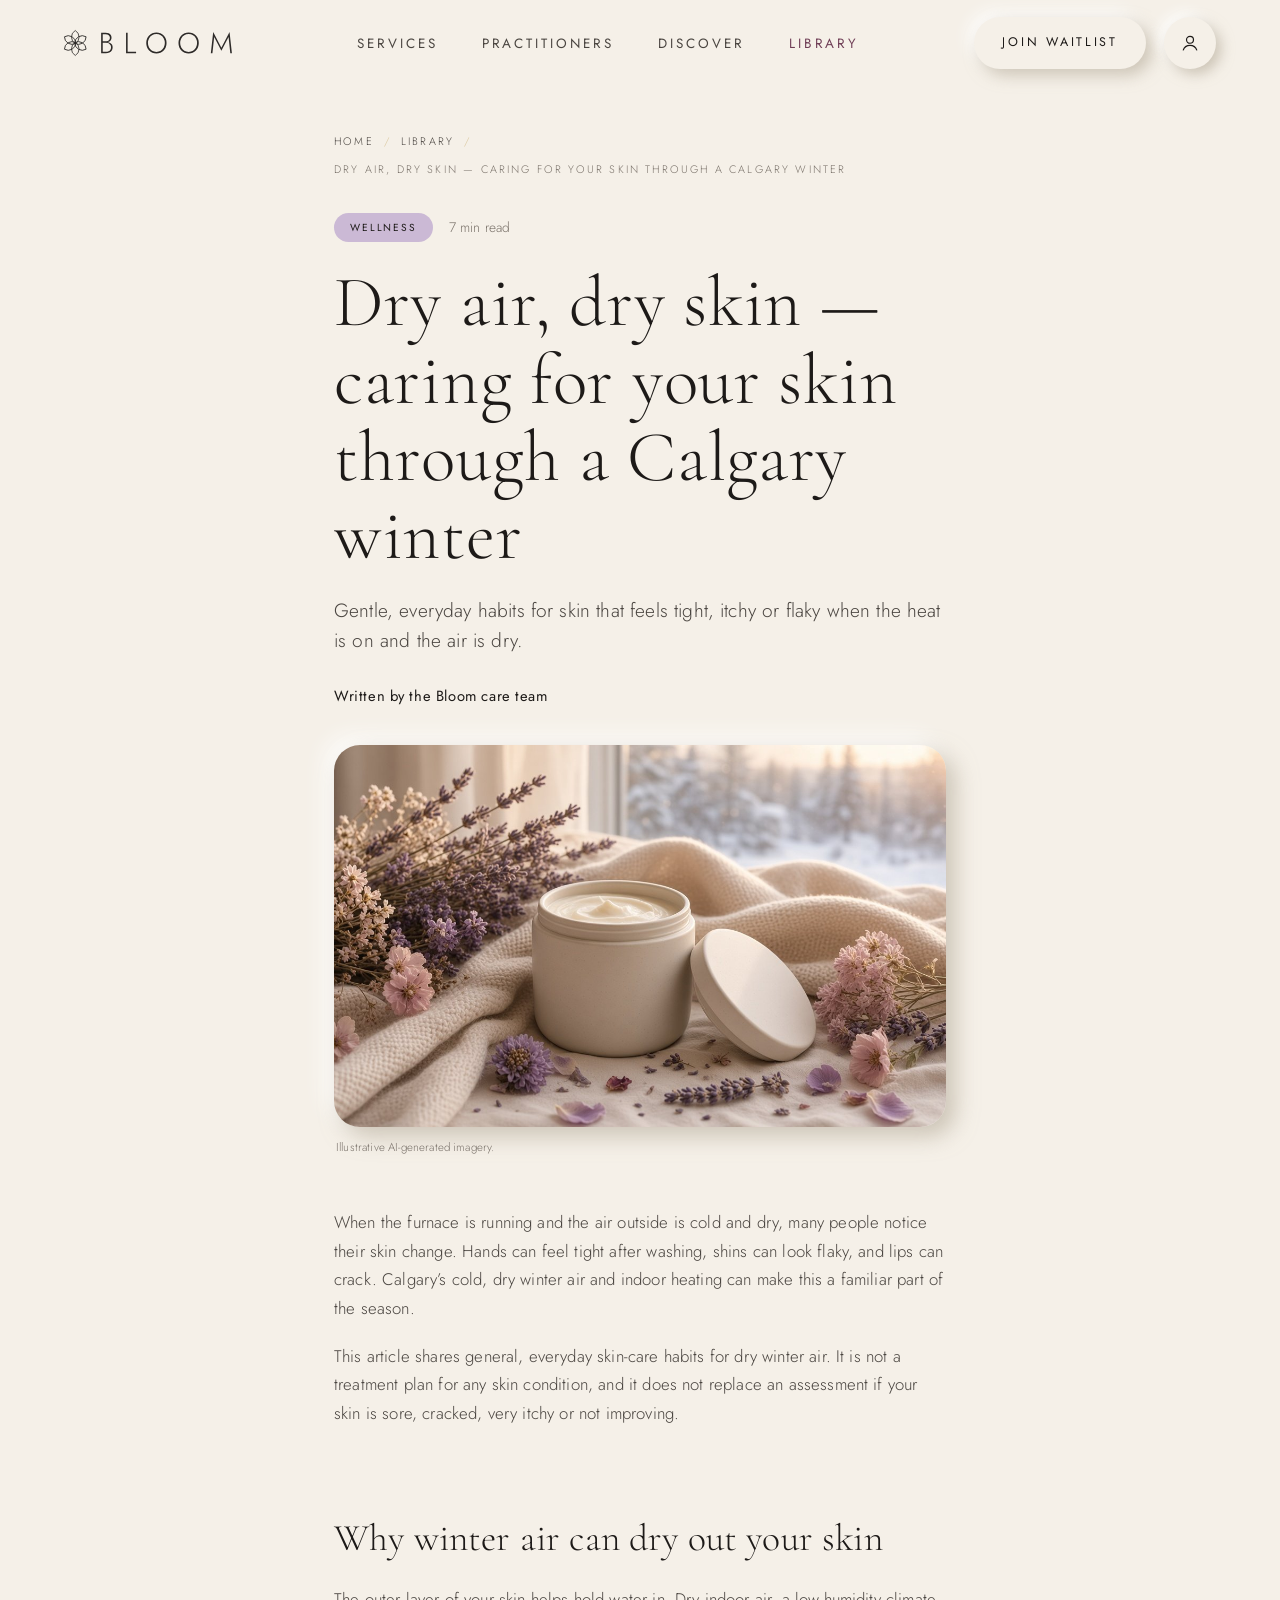
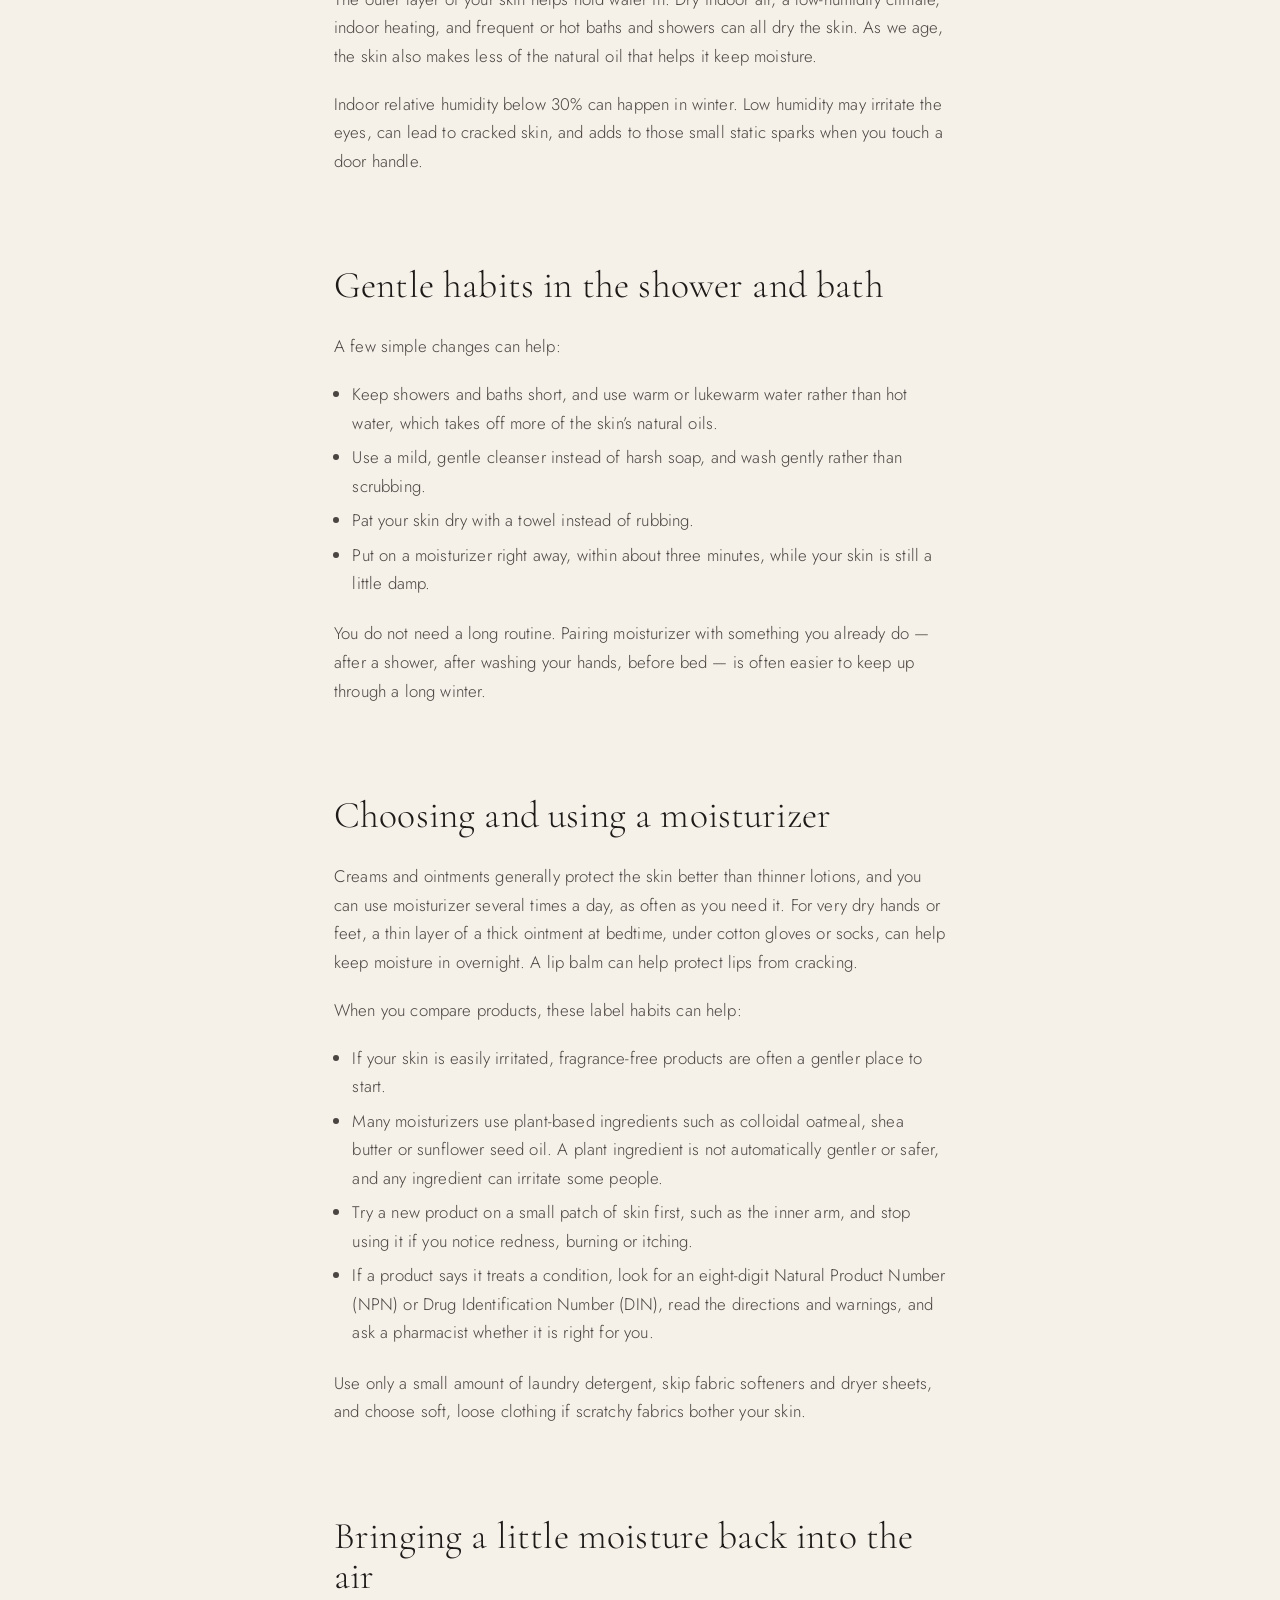
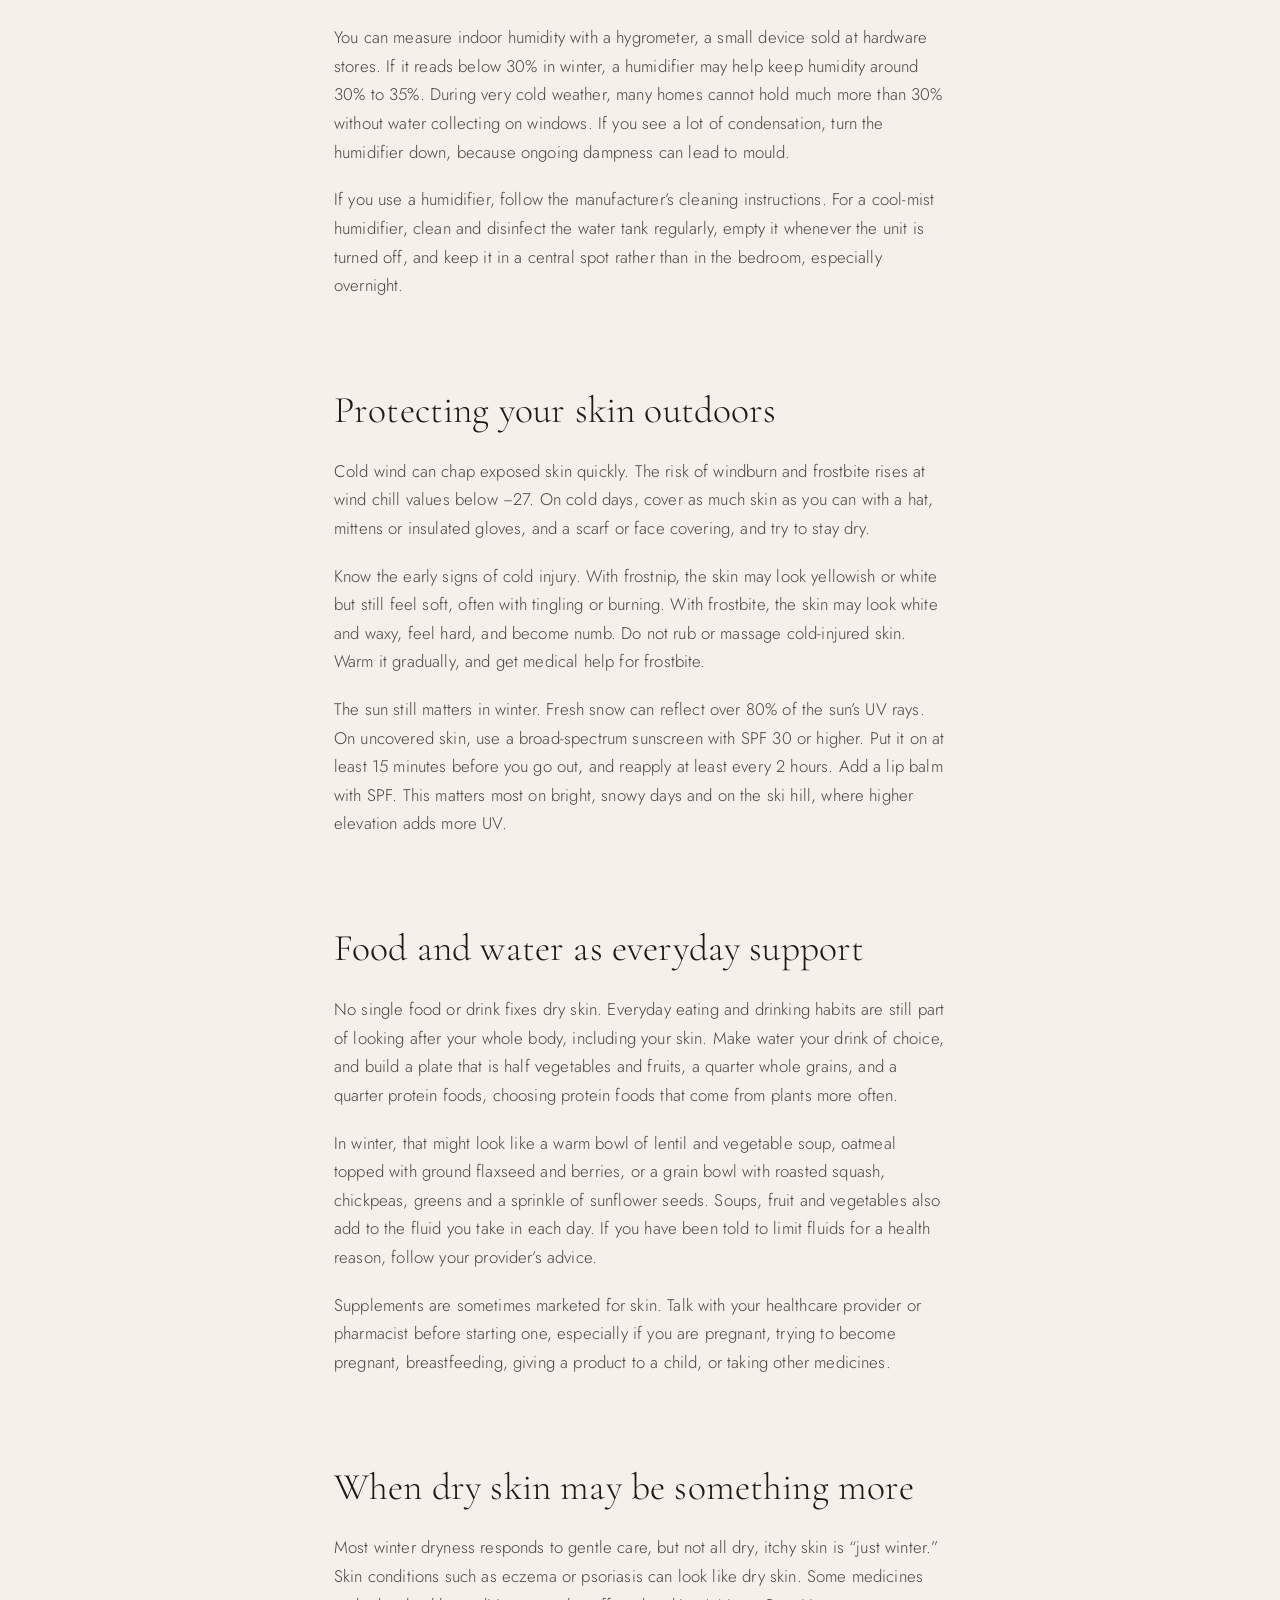
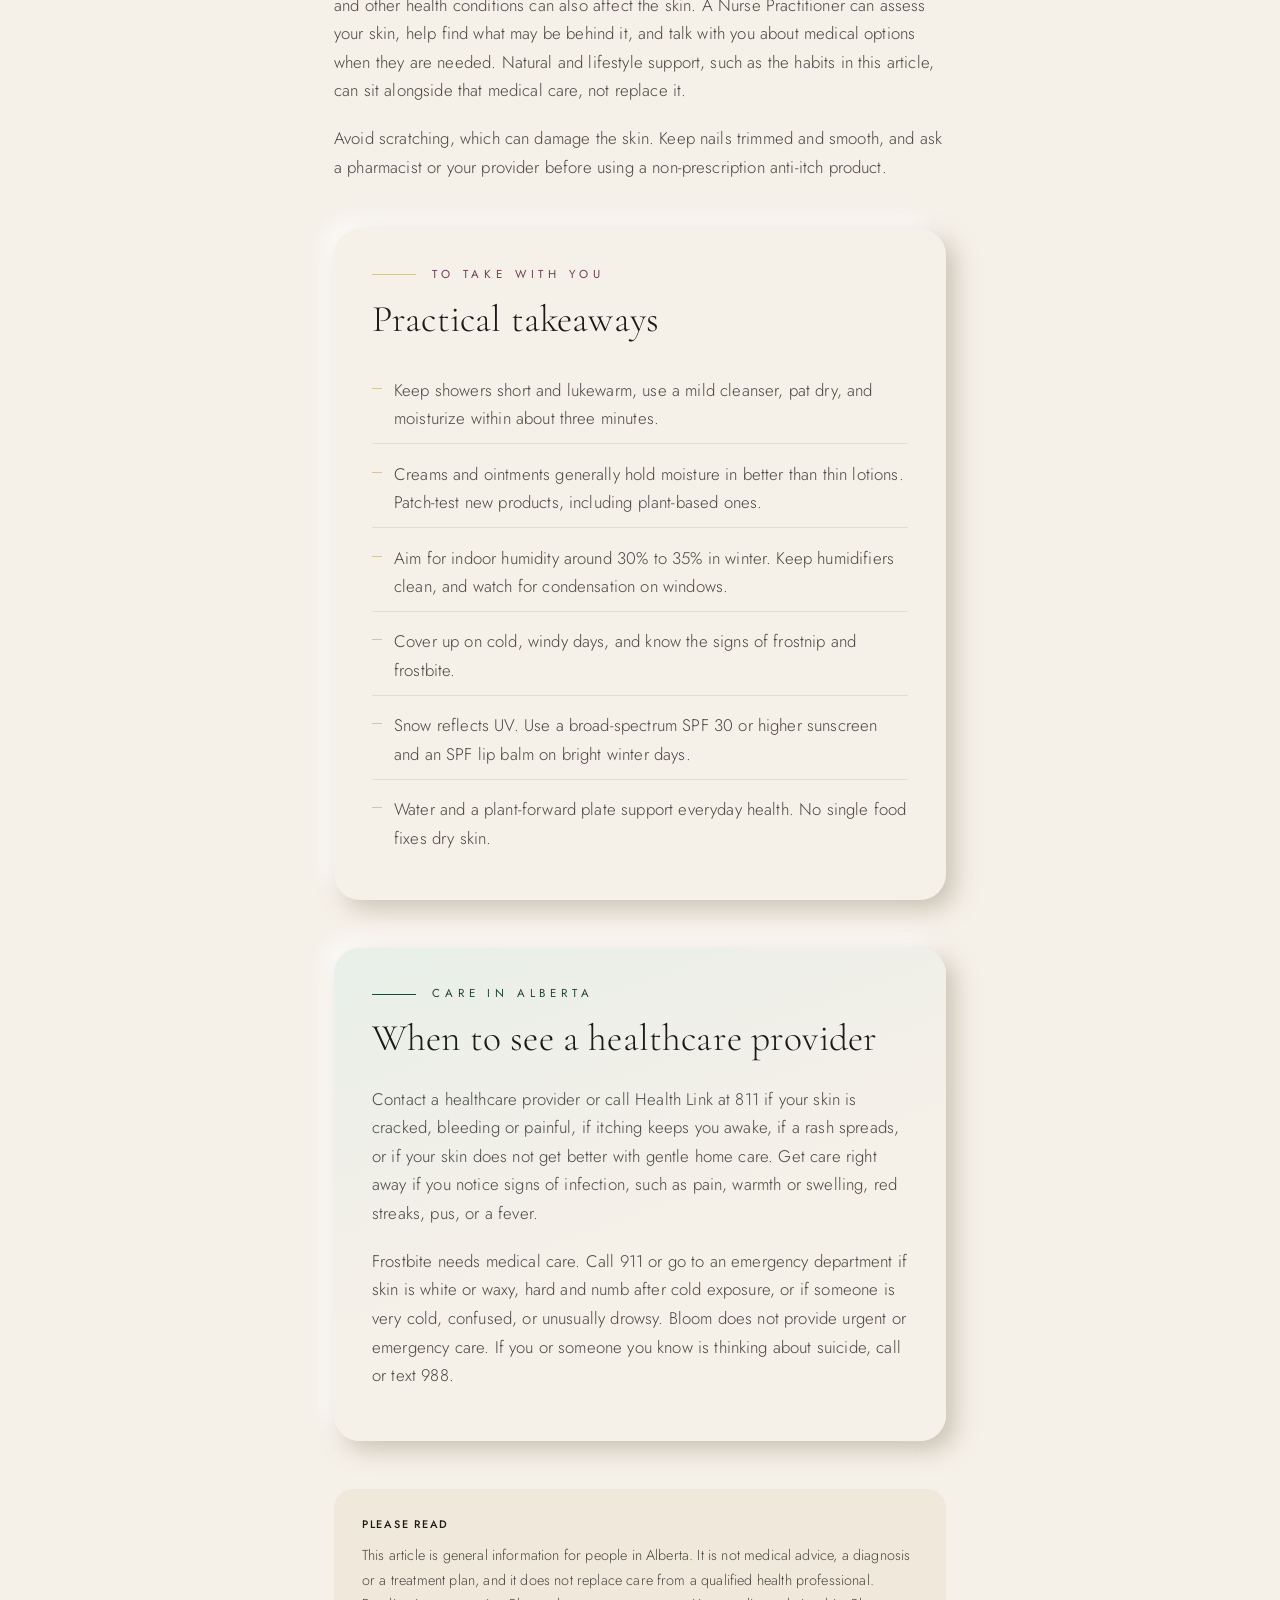
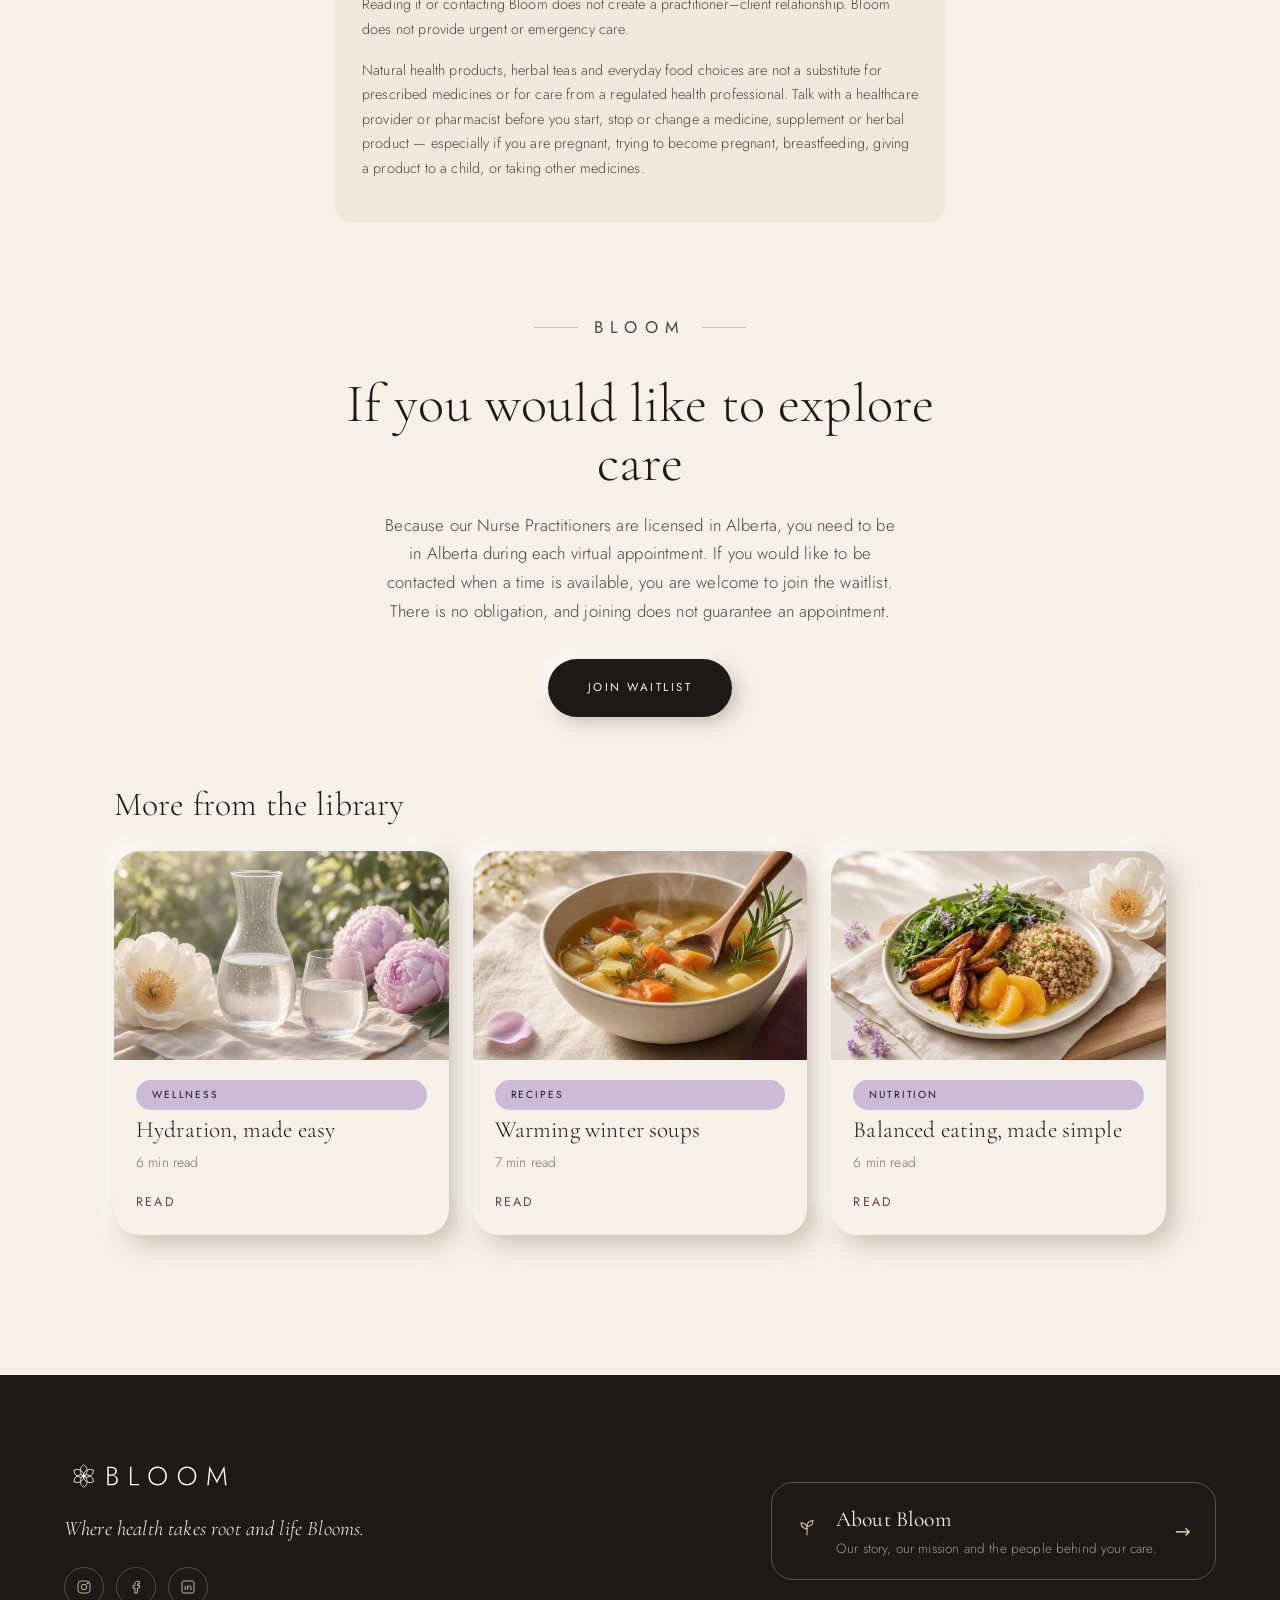
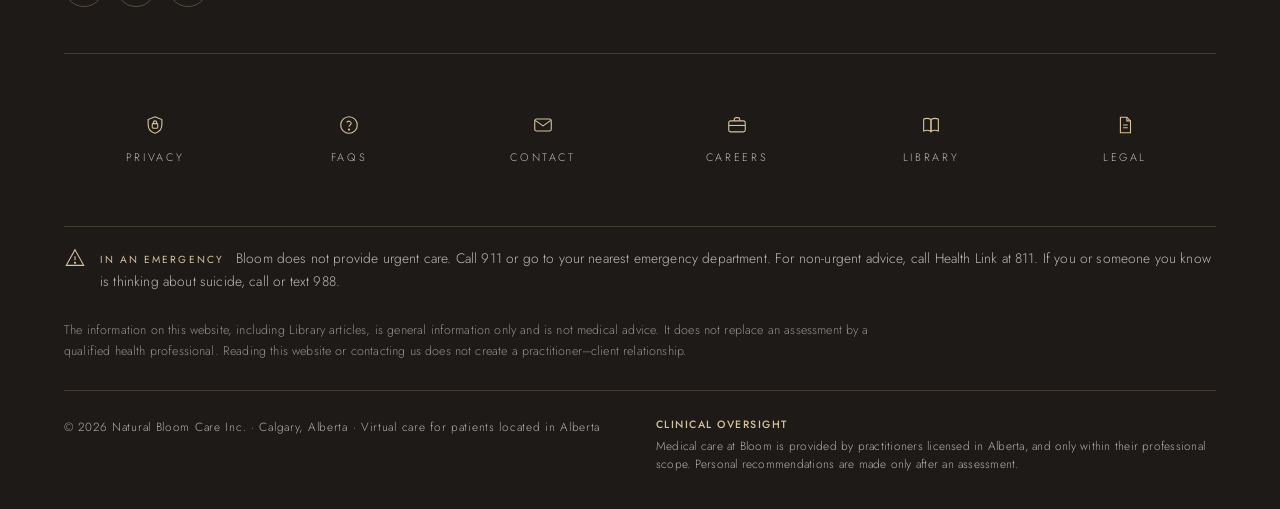
<file: library/dry-air-dry-skin.html>
<!DOCTYPE html>
<html lang="en-CA">
<head>
<meta charset="UTF-8">
<meta name="viewport" content="width=device-width, initial-scale=1.0">
<meta name="color-scheme" content="light only">
<title>Dry air, dry skin — caring for your skin through a Calgary winter — Bloom Library</title>
<link rel="icon" href="/assets/logo/favicon.svg" type="image/svg+xml">
<meta name="description" content="Gentle winter skin-care habits for Calgary’s dry air, from short lukewarm baths and moisturizer to indoor humidity, cold, and sun.">
<link rel="canonical" href="https://naturalbloom.ca/library/dry-air-dry-skin.html">
<meta property="og:title" content="Dry air, dry skin — caring for your skin through a Calgary winter — Bloom Library">
<meta property="og:description" content="Gentle winter skin-care habits for Calgary’s dry air, from short lukewarm baths and moisturizer to indoor humidity, cold, and sun.">
<meta property="og:type" content="article">
<meta property="og:url" content="https://naturalbloom.ca/library/dry-air-dry-skin.html">
<meta property="og:image" content="https://naturalbloom.ca/library/images/dry-air-dry-skin.jpg">
<link rel="stylesheet" href="/assets/fonts.css">
<link rel="stylesheet" href="article.css">
<style id="bloom-nav-logo">
/* ===== Bloom animated logo in the nav (flower grows from a dot on hover / keyboard focus) ===== */
.nav .logo.logo-svg{display:flex;align-items:center;letter-spacing:0;font-size:0;line-height:0;max-width:none;overflow:visible;flex-shrink:0;text-decoration:none;margin-left:-10px}   /* -10px: cancels the SVG's built-in clear-space so the flower lines up with the page content edge */
.nav .logo.logo-svg svg{height:46px;width:auto;display:block}
.nav .logo.logo-svg .bloom-logo{--bloom-ink:#2E2B29}                 /* dark ink on the ivory nav */
.nav.dark .logo.logo-svg .bloom-logo{--bloom-ink:var(--bone,#F5F0E8)}   /* ivory ink when the nav turns dark */
.nav .logo.logo-svg .bloom-logo .ink{transition:fill .5s ease}
.nav .logo.logo-svg:focus-visible{outline:2px solid currentColor;outline-offset:6px;border-radius:4px}
@media (max-width:720px){
  .nav .logo.logo-svg svg{height:30px}
  .nav .logo.logo-svg{max-width:none;overflow:visible;margin-left:-6px}
}
</style>
</head>
<body>
<a class="skip" href="#main">Skip to article</a>
<nav class="nav" id="nav">
  <div class="wrap">
    <a href="/" class="logo logo-svg" aria-label="Bloom Integrative Health – home"><svg class="bloom-logo bl-bn" xmlns="http://www.w3.org/2000/svg" viewBox="-98.69 -154.12 872.17 213.41" aria-hidden="true" focusable="false">
<style>
.bloom-logo{--bloom-ink:#2E2B29;display:block;overflow:visible}
.bloom-logo .hit{fill:transparent;pointer-events:all}
.bloom-logo .ink{fill:var(--bloom-ink)}
.bloom-logo .petal{fill:none;stroke:var(--bloom-ink);stroke-linejoin:miter;stroke-miterlimit:10}
.bloom-logo .seed{fill:var(--bloom-ink);opacity:0;transform-origin:0 0}
.bloom-logo .pw,.bloom-logo .mc{transform-origin:0 0}
@keyframes bloom-seed{0%{transform:scale(0);opacity:0}12%{transform:scale(1.25);opacity:1}22%{transform:scale(1);opacity:1}58%{transform:scale(1);opacity:1}100%{transform:scale(.25);opacity:0}}
@keyframes bloom-grow-0{0%{transform:scale(0.55,0.1) rotate(4.5deg);opacity:0;animation-timing-function:cubic-bezier(.16,.8,.24,1)}14%{opacity:1}72%{transform:scale(1.03) rotate(-0.90deg);animation-timing-function:cubic-bezier(.4,0,.3,1)}100%{transform:scale(1) rotate(0deg);opacity:1}}
@keyframes bloom-draw-0{0%{stroke-dasharray:0 1;animation-timing-function:cubic-bezier(.16,.8,.24,1)}80%{stroke-dasharray:.5 0}99.9%{stroke-dasharray:.5 0}100%{stroke-dasharray:none}}
@keyframes bloom-mask-0{0%{transform:scale(1.16)}4%{transform:scale(4.90)}8%{transform:scale(14.14)}12%{transform:scale(23.87)}16%{transform:scale(32.20)}20%{transform:scale(38.83)}24%{transform:scale(44.02)}28%{transform:scale(48.06)}32%{transform:scale(51.23)}36%{transform:scale(53.71)}40%{transform:scale(55.67)}44%{transform:scale(57.20)}48%{transform:scale(58.39)}52%{transform:scale(59.31)}56%{transform:scale(60.01)}60%{transform:scale(60.53)}64%{transform:scale(60.89)}68%{transform:scale(61.13)}72%{transform:scale(61.26)}76%{transform:scale(61.22)}80%{transform:scale(60.86)}84%{transform:scale(62.36)}88%{transform:scale(66.91)}92%{transform:scale(72.59)}96%{transform:scale(77.43)}100%{transform:scale(79.47)}}
@keyframes bloom-grow-1{0%{transform:scale(0.42,0.08) rotate(-3.5deg);opacity:0;animation-timing-function:cubic-bezier(.22,.7,.2,1)}14%{opacity:1}76%{transform:scale(1.02) rotate(0.70deg);animation-timing-function:cubic-bezier(.4,0,.3,1)}100%{transform:scale(1) rotate(0deg);opacity:1}}
@keyframes bloom-draw-1{0%{stroke-dasharray:0 1;animation-timing-function:cubic-bezier(.22,.7,.2,1)}84%{stroke-dasharray:.5 0}99.9%{stroke-dasharray:.5 0}100%{stroke-dasharray:none}}
@keyframes bloom-mask-1{0%{transform:scale(1.16)}4%{transform:scale(2.27)}8%{transform:scale(7.78)}12%{transform:scale(15.78)}16%{transform:scale(24.32)}20%{transform:scale(31.90)}24%{transform:scale(38.09)}28%{transform:scale(43.03)}32%{transform:scale(46.96)}36%{transform:scale(50.09)}40%{transform:scale(52.59)}44%{transform:scale(54.59)}48%{transform:scale(56.19)}52%{transform:scale(57.46)}56%{transform:scale(58.46)}60%{transform:scale(59.23)}64%{transform:scale(59.80)}68%{transform:scale(60.22)}72%{transform:scale(60.49)}76%{transform:scale(60.65)}80%{transform:scale(60.63)}84%{transform:scale(60.29)}88%{transform:scale(63.01)}92%{transform:scale(69.64)}96%{transform:scale(76.39)}100%{transform:scale(79.47)}}
@keyframes bloom-grow-2{0%{transform:scale(0.6,0.12) rotate(-5.5deg);opacity:0;animation-timing-function:cubic-bezier(.12,.85,.3,1)}14%{opacity:1}70%{transform:scale(1.045) rotate(1.10deg);animation-timing-function:cubic-bezier(.4,0,.3,1)}100%{transform:scale(1) rotate(0deg);opacity:1}}
@keyframes bloom-draw-2{0%{stroke-dasharray:0 1;animation-timing-function:cubic-bezier(.12,.85,.3,1)}78%{stroke-dasharray:.5 0}99.9%{stroke-dasharray:.5 0}100%{stroke-dasharray:none}}
@keyframes bloom-mask-2{0%{transform:scale(1.16)}4%{transform:scale(7.52)}8%{transform:scale(18.11)}12%{transform:scale(27.62)}16%{transform:scale(35.36)}20%{transform:scale(41.48)}24%{transform:scale(46.30)}28%{transform:scale(50.09)}32%{transform:scale(53.06)}36%{transform:scale(55.40)}40%{transform:scale(57.23)}44%{transform:scale(58.65)}48%{transform:scale(59.75)}52%{transform:scale(60.58)}56%{transform:scale(61.19)}60%{transform:scale(61.63)}64%{transform:scale(61.92)}68%{transform:scale(62.10)}70%{transform:scale(62.15)}72%{transform:scale(62.16)}76%{transform:scale(61.91)}78%{transform:scale(61.62)}80%{transform:scale(61.69)}84%{transform:scale(64.10)}88%{transform:scale(68.59)}92%{transform:scale(73.65)}96%{transform:scale(77.77)}100%{transform:scale(79.47)}}
@keyframes bloom-grow-3{0%{transform:scale(0.5,0.09) rotate(3.0deg);opacity:0;animation-timing-function:cubic-bezier(.3,.6,.25,1)}14%{opacity:1}74%{transform:scale(1.025) rotate(-0.60deg);animation-timing-function:cubic-bezier(.4,0,.3,1)}100%{transform:scale(1) rotate(0deg);opacity:1}}
@keyframes bloom-draw-3{0%{stroke-dasharray:0 1;animation-timing-function:cubic-bezier(.3,.6,.25,1)}82%{stroke-dasharray:.5 0}99.9%{stroke-dasharray:.5 0}100%{stroke-dasharray:none}}
@keyframes bloom-mask-3{0%{transform:scale(1.16)}4%{transform:scale(1.19)}8%{transform:scale(3.98)}12%{transform:scale(8.66)}16%{transform:scale(15.13)}20%{transform:scale(22.59)}24%{transform:scale(29.91)}28%{transform:scale(36.36)}32%{transform:scale(41.76)}36%{transform:scale(46.16)}40%{transform:scale(49.71)}44%{transform:scale(52.56)}48%{transform:scale(54.84)}52%{transform:scale(56.64)}56%{transform:scale(58.05)}60%{transform:scale(59.12)}64%{transform:scale(59.90)}68%{transform:scale(60.45)}72%{transform:scale(60.79)}74%{transform:scale(60.89)}76%{transform:scale(60.94)}80%{transform:scale(60.79)}82%{transform:scale(60.57)}84%{transform:scale(60.99)}88%{transform:scale(65.06)}92%{transform:scale(71.29)}96%{transform:scale(76.99)}100%{transform:scale(79.47)}}
@keyframes bloom-grow-4{0%{transform:scale(0.38,0.11) rotate(5.0deg);opacity:0;animation-timing-function:cubic-bezier(.18,.75,.22,1)}14%{opacity:1}68%{transform:scale(1.035) rotate(-1.00deg);animation-timing-function:cubic-bezier(.4,0,.3,1)}100%{transform:scale(1) rotate(0deg);opacity:1}}
@keyframes bloom-draw-4{0%{stroke-dasharray:0 1;animation-timing-function:cubic-bezier(.18,.75,.22,1)}76%{stroke-dasharray:.5 0}99.9%{stroke-dasharray:.5 0}100%{stroke-dasharray:none}}
@keyframes bloom-mask-4{0%{transform:scale(1.16)}4%{transform:scale(4.35)}8%{transform:scale(13.21)}12%{transform:scale(23.22)}16%{transform:scale(31.97)}20%{transform:scale(38.92)}24%{transform:scale(44.32)}28%{transform:scale(48.50)}32%{transform:scale(51.75)}36%{transform:scale(54.29)}40%{transform:scale(56.28)}44%{transform:scale(57.82)}48%{transform:scale(59.01)}52%{transform:scale(59.91)}56%{transform:scale(60.58)}60%{transform:scale(61.05)}64%{transform:scale(61.36)}68%{transform:scale(61.53)}72%{transform:scale(61.53)}76%{transform:scale(61.22)}80%{transform:scale(62.13)}84%{transform:scale(65.31)}88%{transform:scale(69.80)}92%{transform:scale(74.42)}96%{transform:scale(78.02)}100%{transform:scale(79.47)}}
@keyframes bloom-grow-5{0%{transform:scale(0.58,0.07) rotate(-4.0deg);opacity:0;animation-timing-function:cubic-bezier(.25,.9,.35,1)}14%{opacity:1}78%{transform:scale(1.015) rotate(0.80deg);animation-timing-function:cubic-bezier(.4,0,.3,1)}100%{transform:scale(1) rotate(0deg);opacity:1}}
@keyframes bloom-draw-5{0%{stroke-dasharray:0 1;animation-timing-function:cubic-bezier(.25,.9,.35,1)}84%{stroke-dasharray:.5 0}99.9%{stroke-dasharray:.5 0}100%{stroke-dasharray:none}}
@keyframes bloom-mask-5{0%{transform:scale(1.16)}4%{transform:scale(2.40)}8%{transform:scale(7.67)}12%{transform:scale(14.83)}16%{transform:scale(22.70)}20%{transform:scale(30.28)}24%{transform:scale(36.94)}28%{transform:scale(42.47)}32%{transform:scale(46.90)}36%{transform:scale(50.37)}40%{transform:scale(53.05)}44%{transform:scale(55.11)}48%{transform:scale(56.67)}52%{transform:scale(57.84)}56%{transform:scale(58.71)}60%{transform:scale(59.34)}64%{transform:scale(59.79)}68%{transform:scale(60.09)}72%{transform:scale(60.28)}76%{transform:scale(60.39)}78%{transform:scale(60.42)}80%{transform:scale(60.41)}84%{transform:scale(60.23)}88%{transform:scale(62.99)}92%{transform:scale(69.63)}96%{transform:scale(76.38)}100%{transform:scale(79.47)}}
@media (prefers-reduced-motion:no-preference){
/* grows on hover / keyboard-focus of the link around it / .is-growing (JS replay) */
:is(.bl-bn:hover,.bl-bn.is-growing,:is(a,button):is(:hover,:focus-visible) .bl-bn) .pw.p0{animation:bloom-grow-0 1.3s linear 0.48s both}
:is(.bl-bn:hover,.bl-bn.is-growing,:is(a,button):is(:hover,:focus-visible) .bl-bn) .petal.p0{animation:bloom-draw-0 1.3s linear 0.48s both}
:is(.bl-bn:hover,.bl-bn.is-growing,:is(a,button):is(:hover,:focus-visible) .bl-bn) .mc0{animation:bloom-mask-0 1.3s linear 0.48s both}
:is(.bl-bn:hover,.bl-bn.is-growing,:is(a,button):is(:hover,:focus-visible) .bl-bn) .pr0{mask:url(#bn-m0)}
:is(.bl-bn:hover,.bl-bn.is-growing,:is(a,button):is(:hover,:focus-visible) .bl-bn) .pw.p1{animation:bloom-grow-1 1.0s linear 0.67s both}
:is(.bl-bn:hover,.bl-bn.is-growing,:is(a,button):is(:hover,:focus-visible) .bl-bn) .petal.p1{animation:bloom-draw-1 1.0s linear 0.67s both}
:is(.bl-bn:hover,.bl-bn.is-growing,:is(a,button):is(:hover,:focus-visible) .bl-bn) .mc1{animation:bloom-mask-1 1.0s linear 0.67s both}
:is(.bl-bn:hover,.bl-bn.is-growing,:is(a,button):is(:hover,:focus-visible) .bl-bn) .pr1{mask:url(#bn-m1)}
:is(.bl-bn:hover,.bl-bn.is-growing,:is(a,button):is(:hover,:focus-visible) .bl-bn) .pw.p2{animation:bloom-grow-2 1.35s linear 0.39s both}
:is(.bl-bn:hover,.bl-bn.is-growing,:is(a,button):is(:hover,:focus-visible) .bl-bn) .petal.p2{animation:bloom-draw-2 1.35s linear 0.39s both}
:is(.bl-bn:hover,.bl-bn.is-growing,:is(a,button):is(:hover,:focus-visible) .bl-bn) .mc2{animation:bloom-mask-2 1.35s linear 0.39s both}
:is(.bl-bn:hover,.bl-bn.is-growing,:is(a,button):is(:hover,:focus-visible) .bl-bn) .pr2{mask:url(#bn-m2)}
:is(.bl-bn:hover,.bl-bn.is-growing,:is(a,button):is(:hover,:focus-visible) .bl-bn) .pw.p3{animation:bloom-grow-3 1.15s linear 0.22s both}
:is(.bl-bn:hover,.bl-bn.is-growing,:is(a,button):is(:hover,:focus-visible) .bl-bn) .petal.p3{animation:bloom-draw-3 1.15s linear 0.22s both}
:is(.bl-bn:hover,.bl-bn.is-growing,:is(a,button):is(:hover,:focus-visible) .bl-bn) .mc3{animation:bloom-mask-3 1.15s linear 0.22s both}
:is(.bl-bn:hover,.bl-bn.is-growing,:is(a,button):is(:hover,:focus-visible) .bl-bn) .pr3{mask:url(#bn-m3)}
:is(.bl-bn:hover,.bl-bn.is-growing,:is(a,button):is(:hover,:focus-visible) .bl-bn) .pw.p4{animation:bloom-grow-4 1.25s linear 0.56s both}
:is(.bl-bn:hover,.bl-bn.is-growing,:is(a,button):is(:hover,:focus-visible) .bl-bn) .petal.p4{animation:bloom-draw-4 1.25s linear 0.56s both}
:is(.bl-bn:hover,.bl-bn.is-growing,:is(a,button):is(:hover,:focus-visible) .bl-bn) .mc4{animation:bloom-mask-4 1.25s linear 0.56s both}
:is(.bl-bn:hover,.bl-bn.is-growing,:is(a,button):is(:hover,:focus-visible) .bl-bn) .pr4{mask:url(#bn-m4)}
:is(.bl-bn:hover,.bl-bn.is-growing,:is(a,button):is(:hover,:focus-visible) .bl-bn) .pw.p5{animation:bloom-grow-5 0.9s linear 0.31s both}
:is(.bl-bn:hover,.bl-bn.is-growing,:is(a,button):is(:hover,:focus-visible) .bl-bn) .petal.p5{animation:bloom-draw-5 0.9s linear 0.31s both}
:is(.bl-bn:hover,.bl-bn.is-growing,:is(a,button):is(:hover,:focus-visible) .bl-bn) .mc5{animation:bloom-mask-5 0.9s linear 0.31s both}
:is(.bl-bn:hover,.bl-bn.is-growing,:is(a,button):is(:hover,:focus-visible) .bl-bn) .pr5{mask:url(#bn-m5)}
:is(.bl-bn:hover,.bl-bn.is-growing,:is(a,button):is(:hover,:focus-visible) .bl-bn) .seed{animation:bloom-seed 1.25s ease-out 0s both}
}
</style>
<defs><radialGradient id="bn-g"><stop offset="0" stop-color="#fff"/><stop offset=".8" stop-color="#fff"/><stop offset="1" stop-color="#fff" stop-opacity="0"/></radialGradient><mask id="bn-m0" maskUnits="userSpaceOnUse" x="-83.45" y="-83.45" width="166.9" height="166.9"><circle class="mc mc0" r="1" fill="url(#bn-g)" transform="scale(79.47)"/></mask><mask id="bn-m1" maskUnits="userSpaceOnUse" x="-83.45" y="-83.45" width="166.9" height="166.9"><circle class="mc mc1" r="1" fill="url(#bn-g)" transform="scale(79.47)"/></mask><mask id="bn-m2" maskUnits="userSpaceOnUse" x="-83.45" y="-83.45" width="166.9" height="166.9"><circle class="mc mc2" r="1" fill="url(#bn-g)" transform="scale(79.47)"/></mask><mask id="bn-m3" maskUnits="userSpaceOnUse" x="-83.45" y="-83.45" width="166.9" height="166.9"><circle class="mc mc3" r="1" fill="url(#bn-g)" transform="scale(79.47)"/></mask><mask id="bn-m4" maskUnits="userSpaceOnUse" x="-83.45" y="-83.45" width="166.9" height="166.9"><circle class="mc mc4" r="1" fill="url(#bn-g)" transform="scale(79.47)"/></mask><mask id="bn-m5" maskUnits="userSpaceOnUse" x="-83.45" y="-83.45" width="166.9" height="166.9"><circle class="mc mc5" r="1" fill="url(#bn-g)" transform="scale(79.47)"/></mask></defs>
<rect class="hit" x="-98.69" y="-154.12" width="872.17" height="213.41"/>
<g class="flower" transform="translate(0 -47.42)"><g class="pr pr0" transform="rotate(0)"><g class="pw p0"><path class="petal p0" pathLength="1" stroke-width="3.79" d="M0 2.71A34.8 34.8 0 0 1 0 -57.82A34.8 34.8 0 0 1 0 2.71Z"/></g></g><g class="pr pr1" transform="rotate(60)"><g class="pw p1"><path class="petal p1" pathLength="1" stroke-width="3.79" d="M0 2.71A34.8 34.8 0 0 1 0 -57.82A34.8 34.8 0 0 1 0 2.71Z"/></g></g><g class="pr pr2" transform="rotate(120)"><g class="pw p2"><path class="petal p2" pathLength="1" stroke-width="3.79" d="M0 2.71A34.8 34.8 0 0 1 0 -57.82A34.8 34.8 0 0 1 0 2.71Z"/></g></g><g class="pr pr3" transform="rotate(180)"><g class="pw p3"><path class="petal p3" pathLength="1" stroke-width="3.79" d="M0 2.71A34.8 34.8 0 0 1 0 -57.82A34.8 34.8 0 0 1 0 2.71Z"/></g></g><g class="pr pr4" transform="rotate(240)"><g class="pw p4"><path class="petal p4" pathLength="1" stroke-width="3.79" d="M0 2.71A34.8 34.8 0 0 1 0 -57.82A34.8 34.8 0 0 1 0 2.71Z"/></g></g><g class="pr pr5" transform="rotate(300)"><g class="pw p5"><path class="petal p5" pathLength="1" stroke-width="3.79" d="M0 2.71A34.8 34.8 0 0 1 0 -57.82A34.8 34.8 0 0 1 0 2.71Z"/></g></g><circle class="seed" r="5.2"/></g>
<path class="ink" d="M125.79 -50.94H141.1Q149.1 -50.94 155.19 -53.31Q161.29 -55.68 164.74 -60.35Q168.2 -65.03 168.2 -71.94Q168.2 -79.52 164.81 -84.6Q161.42 -89.68 155.26 -92.26Q149.1 -94.83 140.56 -94.83H119.97V0H141.92Q151.13 0 158.24 -2.98Q165.35 -5.96 169.42 -12.06Q173.48 -18.15 173.48 -27.5Q173.48 -34 170.84 -38.81Q168.2 -43.62 163.79 -46.74Q159.39 -49.85 153.84 -51.41Q148.28 -52.97 142.46 -52.97H125.79V-48.63H141.92Q146.79 -48.63 151.06 -47.28Q155.33 -45.93 158.71 -43.28Q162.1 -40.64 164 -36.78Q165.89 -32.92 165.89 -27.91Q165.89 -20.86 162.91 -16.19Q159.93 -11.52 154.51 -9.08Q149.1 -6.64 141.92 -6.64H127.42V-88.19H140.56Q149.77 -88.19 155.26 -83.79Q160.75 -79.39 160.75 -71.53Q160.75 -65.98 158.04 -62.39Q155.33 -58.8 150.72 -57.03Q146.11 -55.27 140.56 -55.27H125.79ZM235.53 -94.83V0H282.13V-7.04H242.98V-94.83ZM337.13 -47.42Q337.13 -59.34 342.21 -68.62Q347.29 -77.9 356.17 -83.25Q365.04 -88.6 376.42 -88.6Q387.8 -88.6 396.67 -83.25Q405.55 -77.9 410.56 -68.62Q415.57 -59.34 415.57 -47.42Q415.57 -35.63 410.56 -26.28Q405.55 -16.93 396.67 -11.58Q387.8 -6.23 376.42 -6.23Q365.04 -6.23 356.17 -11.58Q347.29 -16.93 342.21 -26.28Q337.13 -35.63 337.13 -47.42ZM329.27 -47.42Q329.27 -36.98 332.8 -28.11Q336.32 -19.24 342.69 -12.67Q349.05 -6.1 357.66 -2.44Q366.26 1.22 376.42 1.22Q386.58 1.22 395.18 -2.44Q403.78 -6.1 410.15 -12.67Q416.52 -19.24 420.04 -28.11Q423.56 -36.98 423.56 -47.42Q423.56 -57.85 420.04 -66.72Q416.52 -75.59 410.15 -82.16Q403.78 -88.73 395.18 -92.39Q386.58 -96.05 376.42 -96.05Q366.26 -96.05 357.66 -92.39Q349.05 -88.73 342.69 -82.16Q336.32 -75.59 332.8 -66.72Q329.27 -57.85 329.27 -47.42ZM486.69 -47.42Q486.69 -59.34 491.77 -68.62Q496.85 -77.9 505.73 -83.25Q514.6 -88.6 525.98 -88.6Q537.36 -88.6 546.23 -83.25Q555.11 -77.9 560.12 -68.62Q565.13 -59.34 565.13 -47.42Q565.13 -35.63 560.12 -26.28Q555.11 -16.93 546.23 -11.58Q537.36 -6.23 525.98 -6.23Q514.6 -6.23 505.73 -11.58Q496.85 -16.93 491.77 -26.28Q486.69 -35.63 486.69 -47.42ZM478.84 -47.42Q478.84 -36.98 482.36 -28.11Q485.88 -19.24 492.25 -12.67Q498.61 -6.1 507.22 -2.44Q515.82 1.22 525.98 1.22Q536.14 1.22 544.74 -2.44Q553.35 -6.1 559.71 -12.67Q566.08 -19.24 569.6 -28.11Q573.12 -36.98 573.12 -47.42Q573.12 -57.85 569.6 -66.72Q566.08 -75.59 559.71 -82.16Q553.35 -88.73 544.74 -92.39Q536.14 -96.05 525.98 -96.05Q515.82 -96.05 507.22 -92.39Q498.61 -88.73 492.25 -82.16Q485.88 -75.59 482.36 -66.72Q478.84 -57.85 478.84 -47.42ZM644.52 -75.05 677.85 -10.97 711.17 -75.05 719.3 0H726.75L715.78 -98.49L677.85 -25.6L639.91 -98.49L628.94 0H636.39Z"/>
</svg></a>
    <button class="menu-btn" id="menuBtn" type="button" aria-expanded="false" aria-controls="navLinks">Menu</button>
    <ul class="nav-links" id="navLinks">
      <li><a href="/#services">Services</a></li>
      <li><a href="/#team">Practitioners</a></li>
      <li><a href="/#about">Discover</a></li>
      <li><a href="/#library" aria-current="page">Library</a></li>
    </ul>
    <div class="nav-right">
      <a href="/#waitlist" class="btn btn-soft">Join waitlist</a>
      <a href="/portal/" class="acct" aria-label="Login" title="Login"><svg viewBox="0 0 24 24" fill="none" stroke="currentColor" stroke-width="1.3"><circle cx="12" cy="8.5" r="3.8"/><path d="M4.5 20c1.2-3.6 4-5.5 7.5-5.5s6.3 1.9 7.5 5.5"/></svg></a>
    </div>
  </div>
</nav>
<main id="main" class="article">
  <article class="article-inner">
    <nav class="crumbs" aria-label="Breadcrumb">
      <a href="/">Home</a><span aria-hidden="true">/</span>
      <a href="/#library">Library</a><span aria-hidden="true">/</span>
      <span>Dry air, dry skin — caring for your skin through a Calgary winter</span>
    </nav>
    <header class="article-head">
      <div class="meta-row">
        <span class="pill pill-lilac">Wellness</span>
        <span class="readtime">7 min read</span>
      </div>
      <h1>Dry air, dry skin — caring for your skin through a Calgary winter</h1>
      <p class="dek">Gentle, everyday habits for skin that feels tight, itchy or flaky when the heat is on and the air is dry.</p>
      <p class="byline"><span class="who">Written by the Bloom care team</span></p>
    </header>
    <!-- Illustrative AI-generated imagery, 1152×720 (16:10). Not a photograph of a patient, a practitioner, or a laboratory result. -->
<figure class="hero-fig">
      <img src="images/dry-air-dry-skin.jpg" alt="An open speckled ceramic jar of cream with its lid beside it, on a cream knit throw and linen, with dried lavender and pink and purple wildflowers, before a snowy window in soft golden light">
      <figcaption>Illustrative AI-generated imagery.</figcaption>
    </figure>
    <div class="article-body">
      <p>When the furnace is running and the air outside is cold and dry, many people notice their skin change. Hands can feel tight after washing, shins can look flaky, and lips can crack. Calgary’s cold, dry winter air and indoor heating can make this a familiar part of the season.</p>
      <p>This article shares general, everyday skin-care habits for dry winter air. It is not a treatment plan for any skin condition, and it does not replace an assessment if your skin is sore, cracked, very itchy or not improving.</p>

      <h2>Why winter air can dry out your skin</h2>
      <p>The outer layer of your skin helps hold water in. Dry indoor air, a low-humidity climate, indoor heating, and frequent or hot baths and showers can all dry the skin. As we age, the skin also makes less of the natural oil that helps it keep moisture.</p>
      <p>Indoor relative humidity below 30% can happen in winter. Low humidity may irritate the eyes, can lead to cracked skin, and adds to those small static sparks when you touch a door handle.</p>

      <h2>Gentle habits in the shower and bath</h2>
      <p>A few simple changes can help:</p>
      <ul>
        <li>Keep showers and baths short, and use warm or lukewarm water rather than hot water, which takes off more of the skin’s natural oils.</li>
        <li>Use a mild, gentle cleanser instead of harsh soap, and wash gently rather than scrubbing.</li>
        <li>Pat your skin dry with a towel instead of rubbing.</li>
        <li>Put on a moisturizer right away, within about three minutes, while your skin is still a little damp.</li>
      </ul>
      <p>You do not need a long routine. Pairing moisturizer with something you already do — after a shower, after washing your hands, before bed — is often easier to keep up through a long winter.</p>

      <h2>Choosing and using a moisturizer</h2>
      <p>Creams and ointments generally protect the skin better than thinner lotions, and you can use moisturizer several times a day, as often as you need it. For very dry hands or feet, a thin layer of a thick ointment at bedtime, under cotton gloves or socks, can help keep moisture in overnight. A lip balm can help protect lips from cracking.</p>
      <p>When you compare products, these label habits can help:</p>
      <ul>
        <li>If your skin is easily irritated, fragrance-free products are often a gentler place to start.</li>
        <li>Many moisturizers use plant-based ingredients such as colloidal oatmeal, shea butter or sunflower seed oil. A plant ingredient is not automatically gentler or safer, and any ingredient can irritate some people.</li>
        <li>Try a new product on a small patch of skin first, such as the inner arm, and stop using it if you notice redness, burning or itching.</li>
        <li>If a product says it treats a condition, look for an eight-digit Natural Product Number (NPN) or Drug Identification Number (DIN), read the directions and warnings, and ask a pharmacist whether it is right for you.</li>
      </ul>
      <p>Use only a small amount of laundry detergent, skip fabric softeners and dryer sheets, and choose soft, loose clothing if scratchy fabrics bother your skin.</p>

      <h2>Bringing a little moisture back into the air</h2>
      <p>You can measure indoor humidity with a hygrometer, a small device sold at hardware stores. If it reads below 30% in winter, a humidifier may help keep humidity around 30% to 35%. During very cold weather, many homes cannot hold much more than 30% without water collecting on windows. If you see a lot of condensation, turn the humidifier down, because ongoing dampness can lead to mould.</p>
      <p>If you use a humidifier, follow the manufacturer’s cleaning instructions. For a cool-mist humidifier, clean and disinfect the water tank regularly, empty it whenever the unit is turned off, and keep it in a central spot rather than in the bedroom, especially overnight.</p>

      <h2>Protecting your skin outdoors</h2>
      <p>Cold wind can chap exposed skin quickly. The risk of windburn and frostbite rises at wind chill values below −27. On cold days, cover as much skin as you can with a hat, mittens or insulated gloves, and a scarf or face covering, and try to stay dry.</p>
      <p>Know the early signs of cold injury. With frostnip, the skin may look yellowish or white but still feel soft, often with tingling or burning. With frostbite, the skin may look white and waxy, feel hard, and become numb. Do not rub or massage cold-injured skin. Warm it gradually, and get medical help for frostbite.</p>
      <p>The sun still matters in winter. Fresh snow can reflect over 80% of the sun’s UV rays. On uncovered skin, use a broad-spectrum sunscreen with SPF 30 or higher. Put it on at least 15 minutes before you go out, and reapply at least every 2 hours. Add a lip balm with SPF. This matters most on bright, snowy days and on the ski hill, where higher elevation adds more UV.</p>

      <h2>Food and water as everyday support</h2>
      <p>No single food or drink fixes dry skin. Everyday eating and drinking habits are still part of looking after your whole body, including your skin. Make water your drink of choice, and build a plate that is half vegetables and fruits, a quarter whole grains, and a quarter protein foods, choosing protein foods that come from plants more often.</p>
      <p>In winter, that might look like a warm bowl of lentil and vegetable soup, oatmeal topped with ground flaxseed and berries, or a grain bowl with roasted squash, chickpeas, greens and a sprinkle of sunflower seeds. Soups, fruit and vegetables also add to the fluid you take in each day. If you have been told to limit fluids for a health reason, follow your provider’s advice.</p>
      <p>Supplements are sometimes marketed for skin. Talk with your healthcare provider or pharmacist before starting one, especially if you are pregnant, trying to become pregnant, breastfeeding, giving a product to a child, or taking other medicines.</p>

      <h2>When dry skin may be something more</h2>
      <p>Most winter dryness responds to gentle care, but not all dry, itchy skin is “just winter.” Skin conditions such as eczema or psoriasis can look like dry skin. Some medicines and other health conditions can also affect the skin. A Nurse Practitioner can assess your skin, help find what may be behind it, and talk with you about medical options when they are needed. Natural and lifestyle support, such as the habits in this article, can sit alongside that medical care, not replace it.</p>
      <p>Avoid scratching, which can damage the skin. Keep nails trimmed and smooth, and ask a pharmacist or your provider before using a non-prescription anti-itch product.</p>

      <aside class="callout takeaways">
        <p class="eyebrow">To take with you</p>
        <h2>Practical takeaways</h2>
        <ul>
          <li>Keep showers short and lukewarm, use a mild cleanser, pat dry, and moisturize within about three minutes.</li>
          <li>Creams and ointments generally hold moisture in better than thin lotions. Patch-test new products, including plant-based ones.</li>
          <li>Aim for indoor humidity around 30% to 35% in winter. Keep humidifiers clean, and watch for condensation on windows.</li>
          <li>Cover up on cold, windy days, and know the signs of frostnip and frostbite.</li>
          <li>Snow reflects UV. Use a broad-spectrum SPF 30 or higher sunscreen and an SPF lip balm on bright winter days.</li>
          <li>Water and a plant-forward plate support everyday health. No single food fixes dry skin.</li>
        </ul>
      </aside>
      <aside class="callout care">
        <p class="eyebrow">Care in Alberta</p>
        <h2>When to see a healthcare provider</h2>
        <p>Contact a healthcare provider or call Health Link at 811 if your skin is cracked, bleeding or painful, if itching keeps you awake, if a rash spreads, or if your skin does not get better with gentle home care. Get care right away if you notice signs of infection, such as pain, warmth or swelling, red streaks, pus, or a fever.</p>
        <p>Frostbite needs medical care. Call 911 or go to an emergency department if skin is white or waxy, hard and numb after cold exposure, or if someone is very cold, confused, or unusually drowsy. Bloom does not provide urgent or emergency care. If you or someone you know is thinking about suicide, call or text 988.</p>
      </aside>
      <aside class="disclaimer" role="note">
  <strong>Please read</strong>
  <p>This article is general information for people in Alberta. It is not medical advice, a diagnosis or a treatment plan, and it does not replace care from a qualified health professional. Reading it or contacting Bloom does not create a practitioner–client relationship. Bloom does not provide urgent or emergency care.</p>
  <p>Natural health products, herbal teas and everyday food choices are not a substitute for prescribed medicines or for care from a regulated health professional. Talk with a healthcare provider or pharmacist before you start, stop or change a medicine, supplement or herbal product — especially if you are pregnant, trying to become pregnant, breastfeeding, giving a product to a child, or taking other medicines.</p>
</aside>
    </div>
  </article>
  <aside class="cta-band">
    <div class="article-inner">
      <p class="eyebrow">Bloom</p>
      <h2>If you would like to explore care</h2>
      <p>Because our Nurse Practitioners are licensed in Alberta, you need to be in Alberta during each virtual appointment. If you would like to be contacted when a time is available, you are welcome to join the waitlist. There is no obligation, and joining does not guarantee an appointment.</p>
      <a class="btn btn-solid" href="/#waitlist">Join waitlist</a>
    </div>
  </aside>
  <aside class="related">
    <div class="related-inner">
      <h2>More from the library</h2>
      <div class="rel-grid">
      <a class="rel neo" href="hydration-made-easy.html">
        <img src="images/hydration-made-easy.jpg" alt="A glass carafe and a glass of water on linen, with white and pink flowers">
        <div class="body">
          <span class="pill pill-lilac">Wellness</span>
          <h3>Hydration, made easy</h3>
          <p class="small">6 min read</p>
          <span class="link">Read</span>
        </div>
      </a>
      <a class="rel neo" href="warming-winter-soups.html">
        <img src="images/warming-winter-soups.jpg" alt="A ceramic bowl of vegetable soup with a wooden spoon and a sprig of rosemary">
        <div class="body">
          <span class="pill pill-lilac">Recipes</span>
          <h3>Warming winter soups</h3>
          <p class="small">7 min read</p>
          <span class="link">Read</span>
        </div>
      </a>
      <a class="rel neo" href="balanced-eating-made-simple.html">
        <img src="images/balanced-eating-made-simple.jpg" alt="A plate of grains, roasted vegetables, leafy greens and orange segments on linen, with a white flower beside it">
        <div class="body">
          <span class="pill pill-lilac">Nutrition</span>
          <h3>Balanced eating, made simple</h3>
          <p class="small">6 min read</p>
          <span class="link">Read</span>
        </div>
      </a>
      </div>
    </div>
  </aside>
</main>
<footer class="f2">
  <div class="wrap">
    <div class="f2-top">
      <div class="f2-brand"><span class="logo"><img src="/assets/logo/bloom-logo-animated-hover-white.svg" alt="Bloom Integrative Health"></span><p class="tl">Where health takes root and life Blooms.</p>
        <div class="f2-social">
          <a href="https://www.instagram.com/naturalbloom.ca/" target="_blank" rel="noopener noreferrer" aria-label="Instagram (opens in a new tab)"><svg viewBox="0 0 24 24" fill="none" stroke="currentColor" stroke-width="1.2"><rect x="4" y="4" width="16" height="16" rx="4.5"/><circle cx="12" cy="12" r="3.6"/><circle cx="16.8" cy="7.2" r=".7" fill="currentColor"/></svg></a>
          <a href="#" aria-label="Facebook"><svg viewBox="0 0 24 24" fill="none" stroke="currentColor" stroke-width="1.2"><path d="M14 8h2.5V4.5H14c-2.2 0-3.5 1.5-3.5 3.6V10H8v3.4h2.5V20h3.4v-6.6h2.5l.6-3.4h-3.1V8.6c0-.4.2-.6.6-.6z"/></svg></a>
          <a href="#" aria-label="LinkedIn"><svg viewBox="0 0 24 24" fill="none" stroke="currentColor" stroke-width="1.2"><rect x="4" y="4" width="16" height="16" rx="2.5"/><path d="M8.2 10.5V16M8.2 7.8v.01"/><path d="M11.5 16v-5.5M11.5 13c0-1.6 1-2.6 2.3-2.6s2.2.8 2.2 2.6V16"/></svg></a>
        </div>
      </div>
      <a href="/#about" class="f2-about">
        <span class="f2-about-ic"><svg viewBox="0 0 24 24" fill="none" stroke="currentColor" stroke-width="1.2"><path d="M12 21v-8"/><path d="M12 14c-4 0-6.5-2.5-6.5-6.5 4 0 6.5 2.5 6.5 6.5z"/><path d="M12 11.5c0-4 2.5-6.5 6.5-6.5 0 4-2.5 6.5-6.5 6.5z"/></svg></span>
        <span class="f2-about-tx"><b>About Bloom</b><span>Our story, our mission and the people behind your care.</span></span>
        <span class="f2-arrow">→</span>
      </a>
    </div>
    <nav class="f2-nav" aria-label="Footer">
      <a href="/#privacy"><svg viewBox="0 0 24 24" fill="none" stroke="currentColor" stroke-width="1.2"><path d="M12 3l7.5 3v5.5c0 4.6-3.2 8.2-7.5 9.5-4.3-1.3-7.5-4.9-7.5-9.5V6z"/><rect x="9" y="10.5" width="6" height="5" rx="1"/><path d="M10.2 10.5V9.3a1.8 1.8 0 013.6 0v1.2"/></svg><span>Privacy</span></a>
      <a href="/#faq"><svg viewBox="0 0 24 24" fill="none" stroke="currentColor" stroke-width="1.2"><circle cx="12" cy="12" r="9"/><path d="M9.6 9.3a2.5 2.5 0 014.8.9c0 1.7-2.4 2.1-2.4 3.6"/><circle cx="12" cy="17" r=".6" fill="currentColor"/></svg><span>FAQs</span></a>
      <a href="mailto:hello@naturalbloom.ca"><svg viewBox="0 0 24 24" fill="none" stroke="currentColor" stroke-width="1.2"><rect x="3" y="5.5" width="18" height="13" rx="2"/><path d="M3.5 7l8.5 6 8.5-6"/></svg><span>Contact</span></a>
      <a href="/#careers"><svg viewBox="0 0 24 24" fill="none" stroke="currentColor" stroke-width="1.2"><rect x="3" y="7.5" width="18" height="12" rx="2"/><path d="M9 7.5V6a2 2 0 012-2h2a2 2 0 012 2v1.5"/><path d="M3 12.5h18"/></svg><span>Careers</span></a>
      <a href="/#library"><svg viewBox="0 0 24 24" fill="none" stroke="currentColor" stroke-width="1.2"><path d="M4 5.5c2.5-1 5.5-1 8 .5v13c-2.5-1.5-5.5-1.5-8-.5z"/><path d="M20 5.5c-2.5-1-5.5-1-8 .5v13c2.5-1.5 5.5-1.5 8-.5z"/></svg><span>Library</span></a>
      <a href="/#legal"><svg viewBox="0 0 24 24" fill="none" stroke="currentColor" stroke-width="1.2"><path d="M7 3.5h7l4 4v13H7z"/><path d="M14 3.5v4h4"/><path d="M10 12h5M10 15h5"/></svg><span>Legal</span></a>
    </nav>
    <div class="f2-emergency">
      <svg viewBox="0 0 24 24" fill="none" stroke="currentColor" stroke-width="1.2"><path d="M12 3l9.5 17h-19z"/><path d="M12 10v4.5"/><circle cx="12" cy="17.2" r=".6" fill="currentColor"/></svg>
      <span><b>In an emergency</b> Bloom does not provide urgent care. Call 911 or go to your nearest emergency department. For non-urgent advice, call Health Link at 811. If you or someone you know is thinking about suicide, call or text 988.</span>
    </div>
    <p class="f-disc">The information on this website, including Library articles, is general information only and is not medical advice. It does not replace an assessment by a qualified health professional. Reading this website or contacting us does not create a practitioner–client relationship.</p>
    <div class="f-base">
      <span>© 2026 Natural Bloom Care Inc. · Calgary, Alberta · Virtual care for patients located in Alberta</span>
      <p class="oversight"><b>Clinical oversight</b> Medical care at Bloom is provided by practitioners licensed in Alberta, and only within their professional scope. Personal recommendations are made only after an assessment.</p>
    </div>
  </div>
</footer>
<script>
(function(){
  var nav = document.getElementById('nav');
  var btn = document.getElementById('menuBtn');
  function onScroll(){ nav.classList.toggle('scrolled', window.scrollY > 8); }
  onScroll();
  window.addEventListener('scroll', onScroll, {passive:true});
  if (btn){
    btn.addEventListener('click', function(){
      var open = nav.classList.toggle('open');
      btn.setAttribute('aria-expanded', open ? 'true' : 'false');
    });
  }
})();
</script>
</body>
</html>
</file>
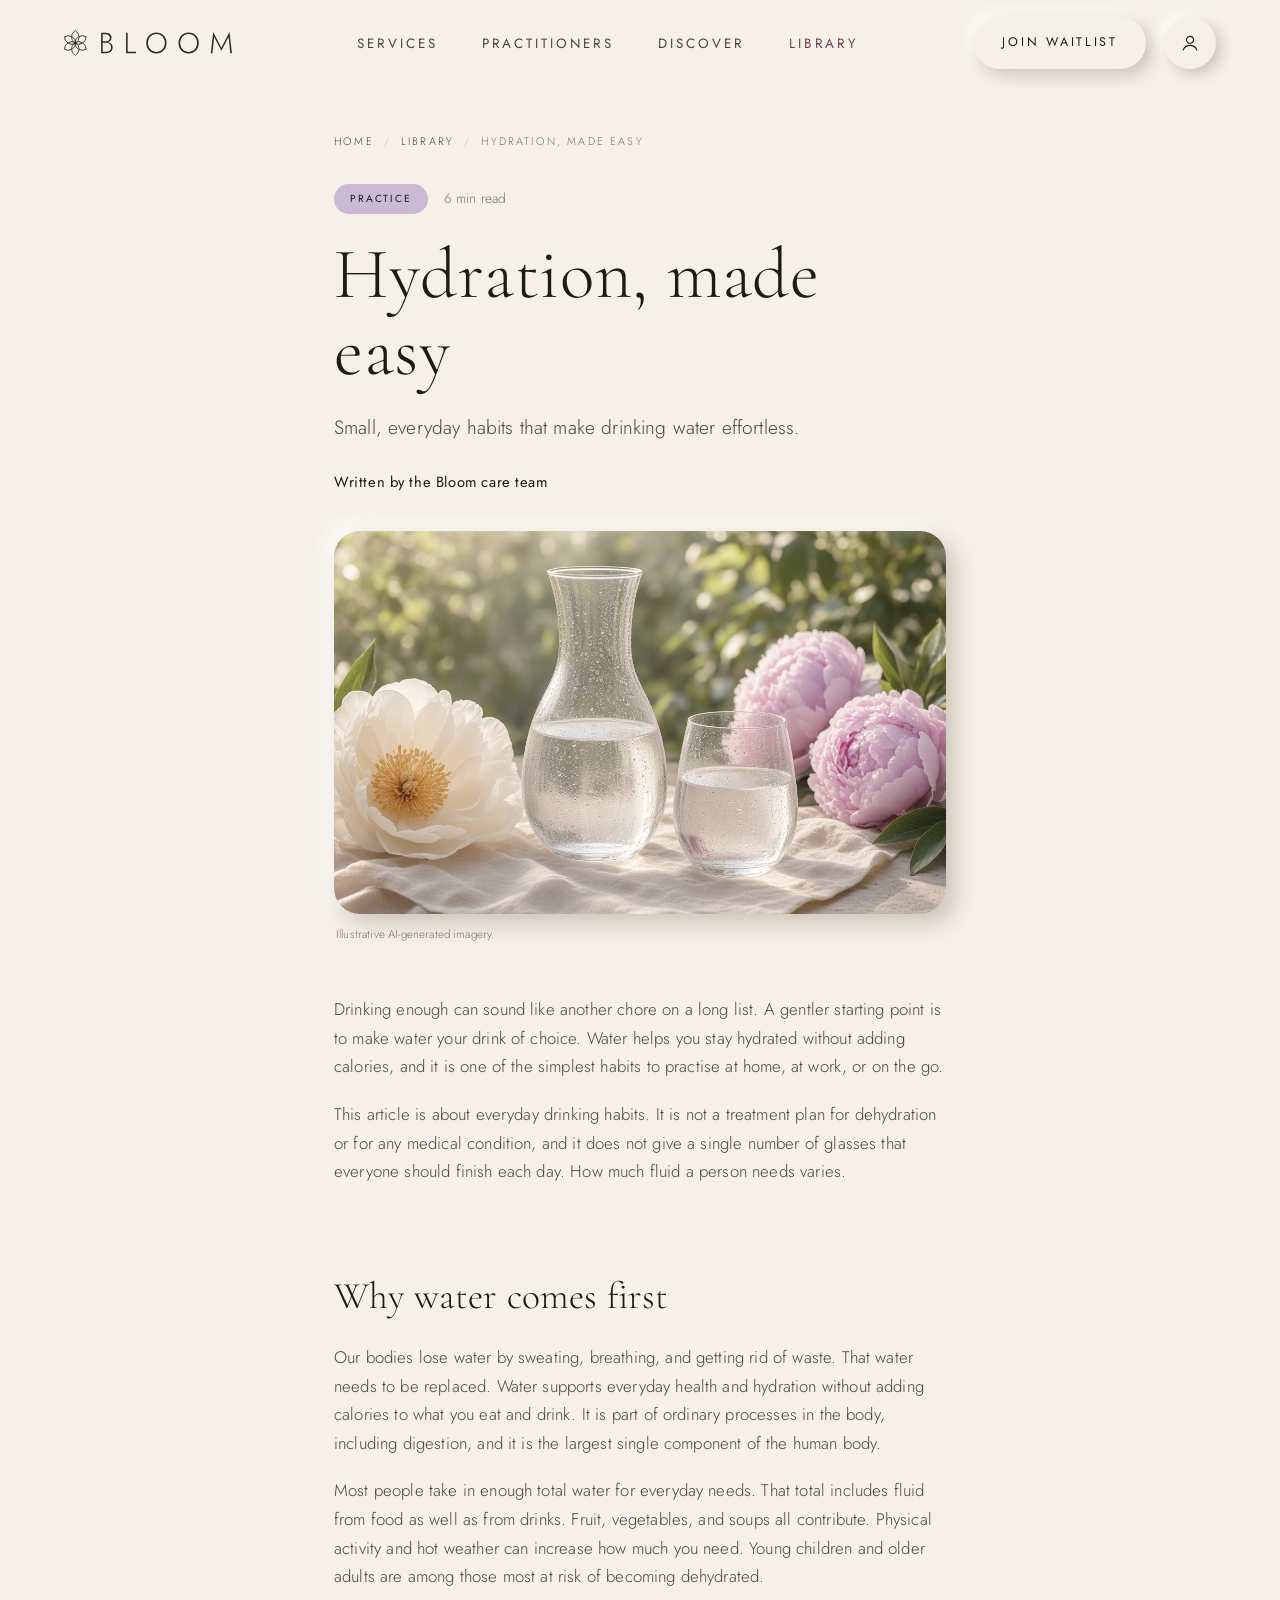
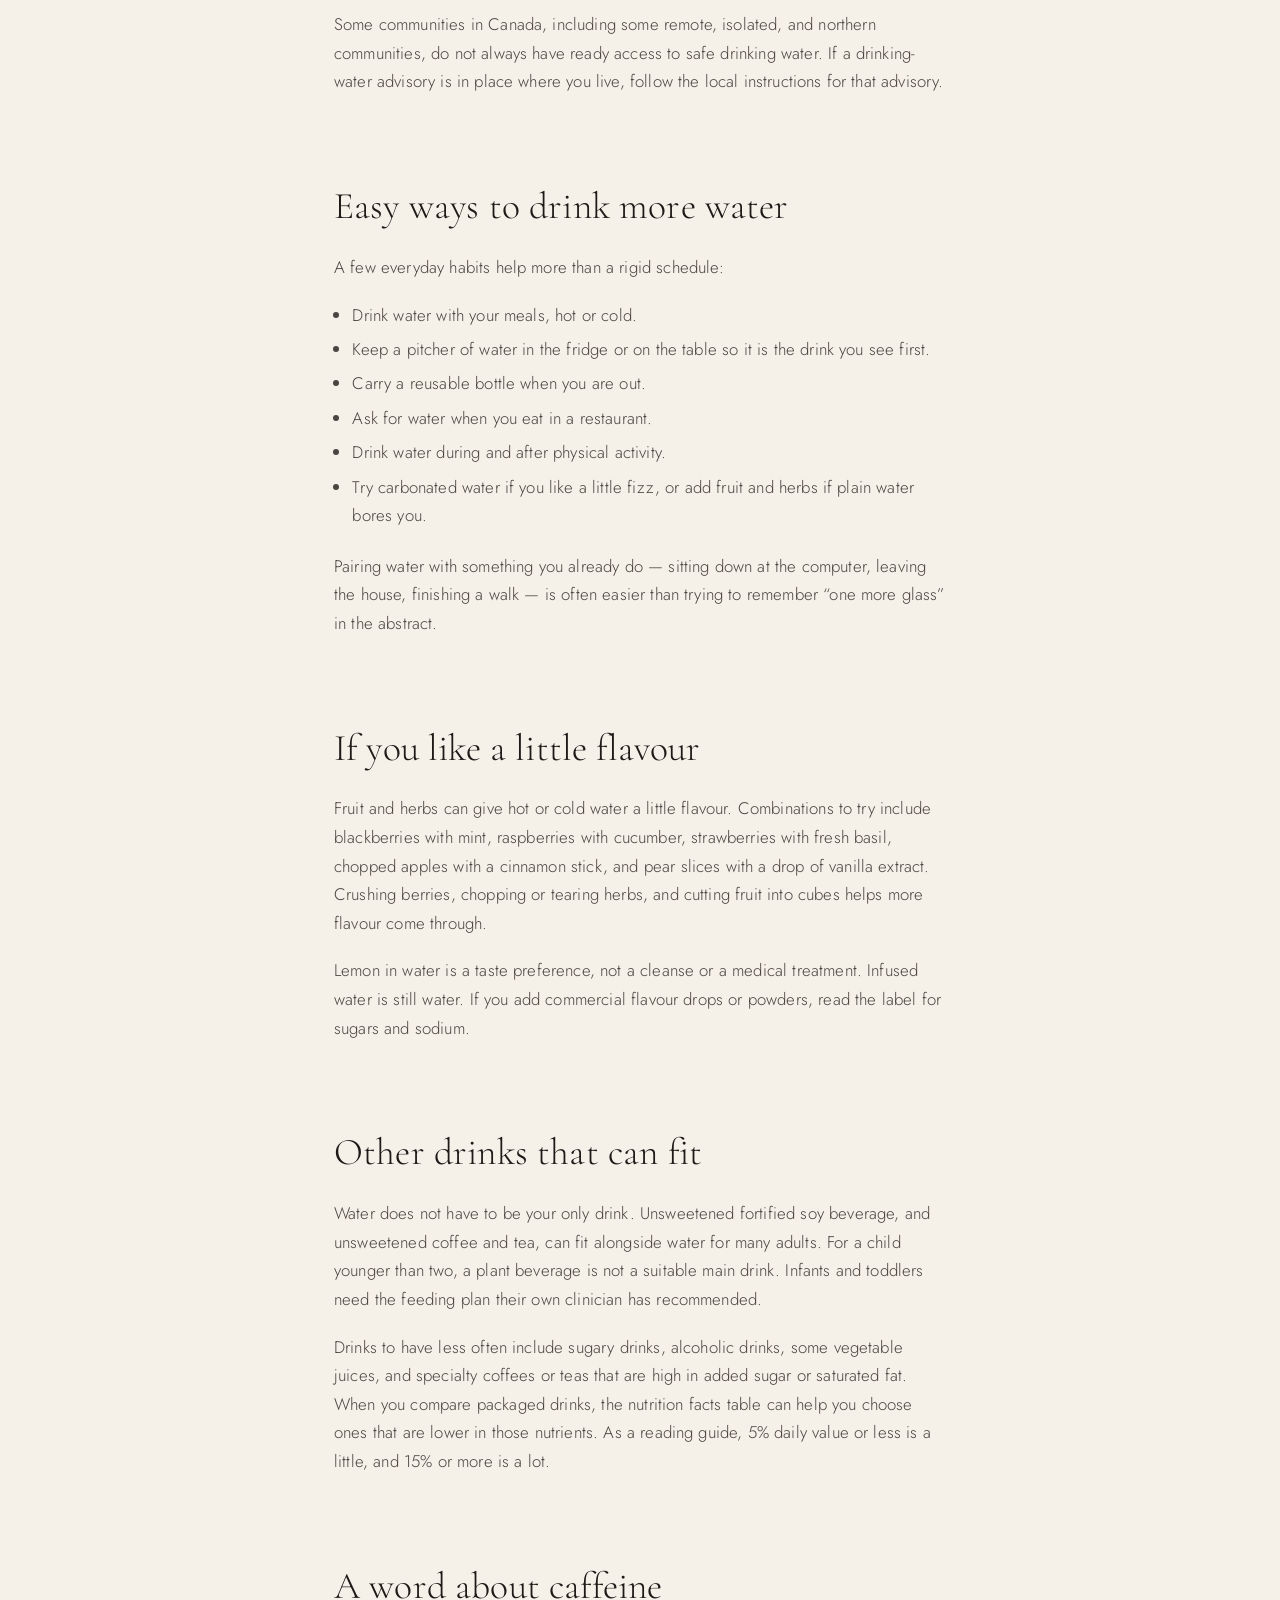
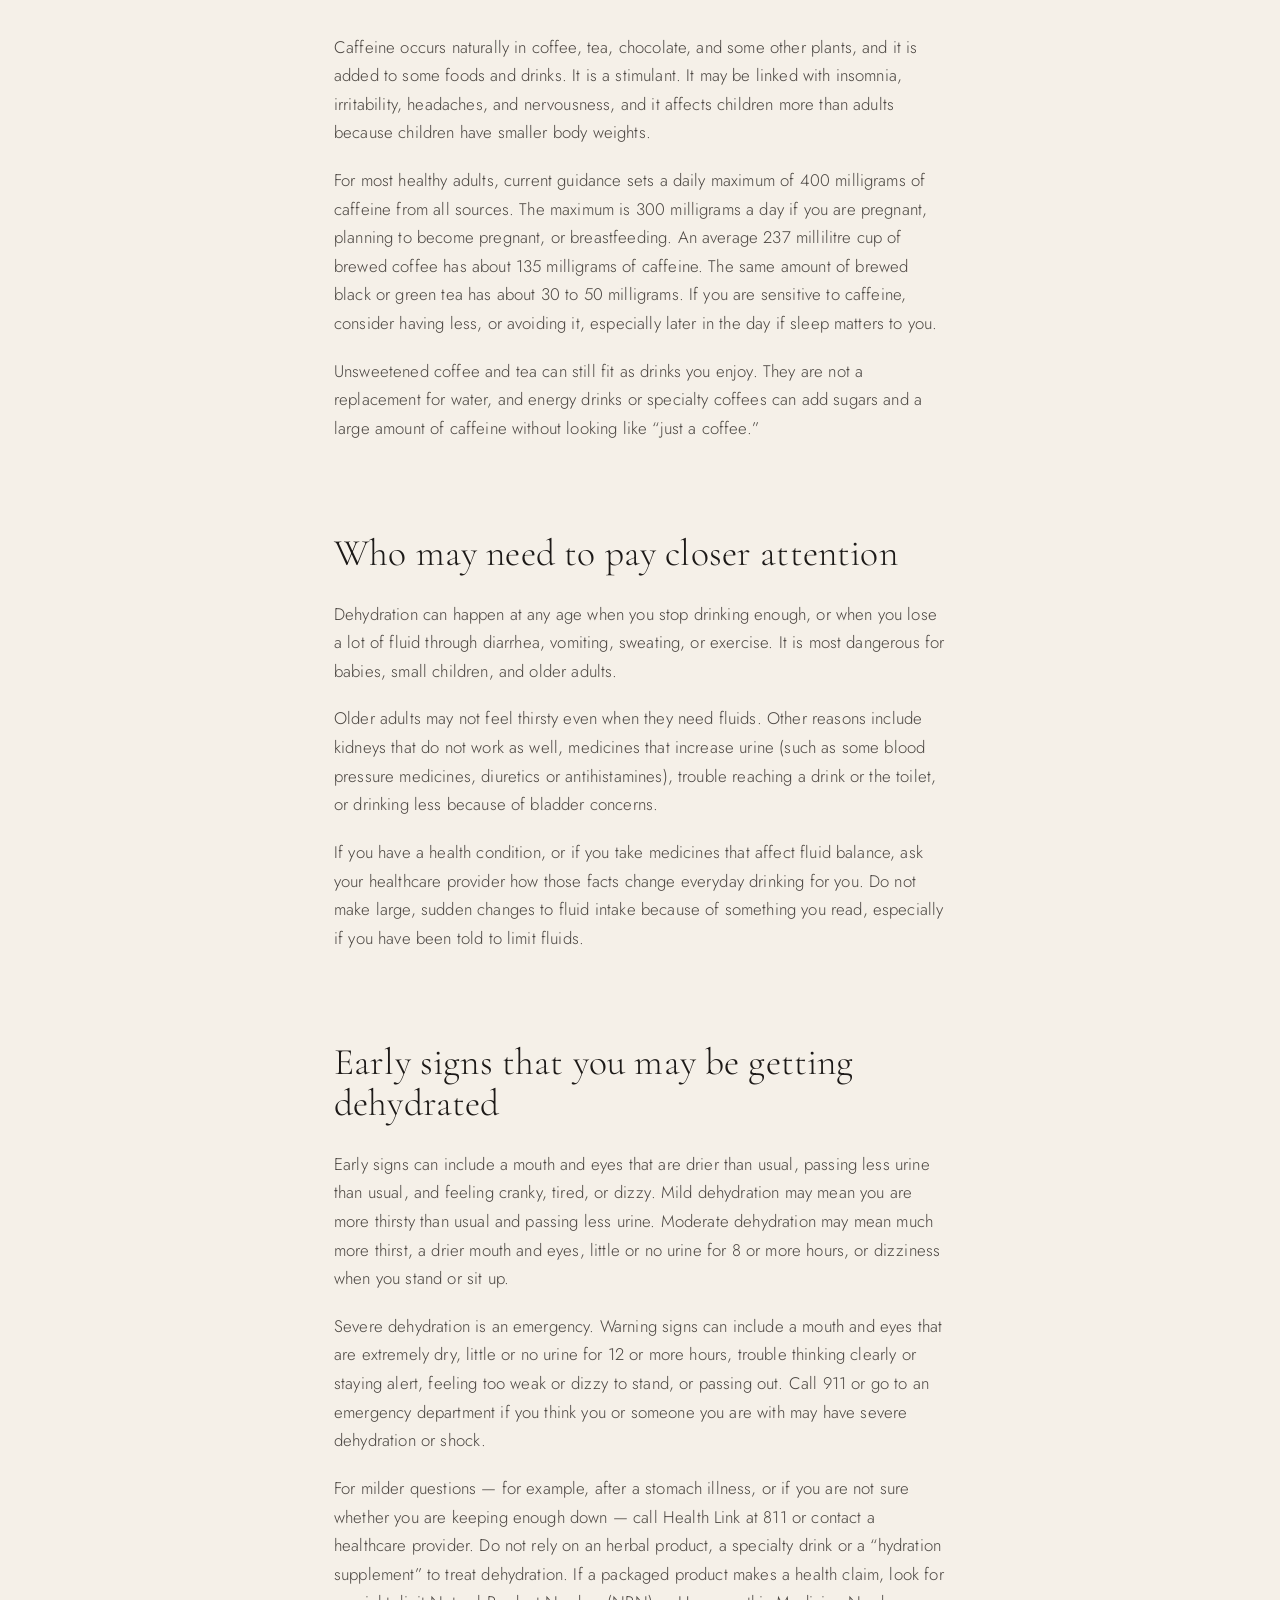
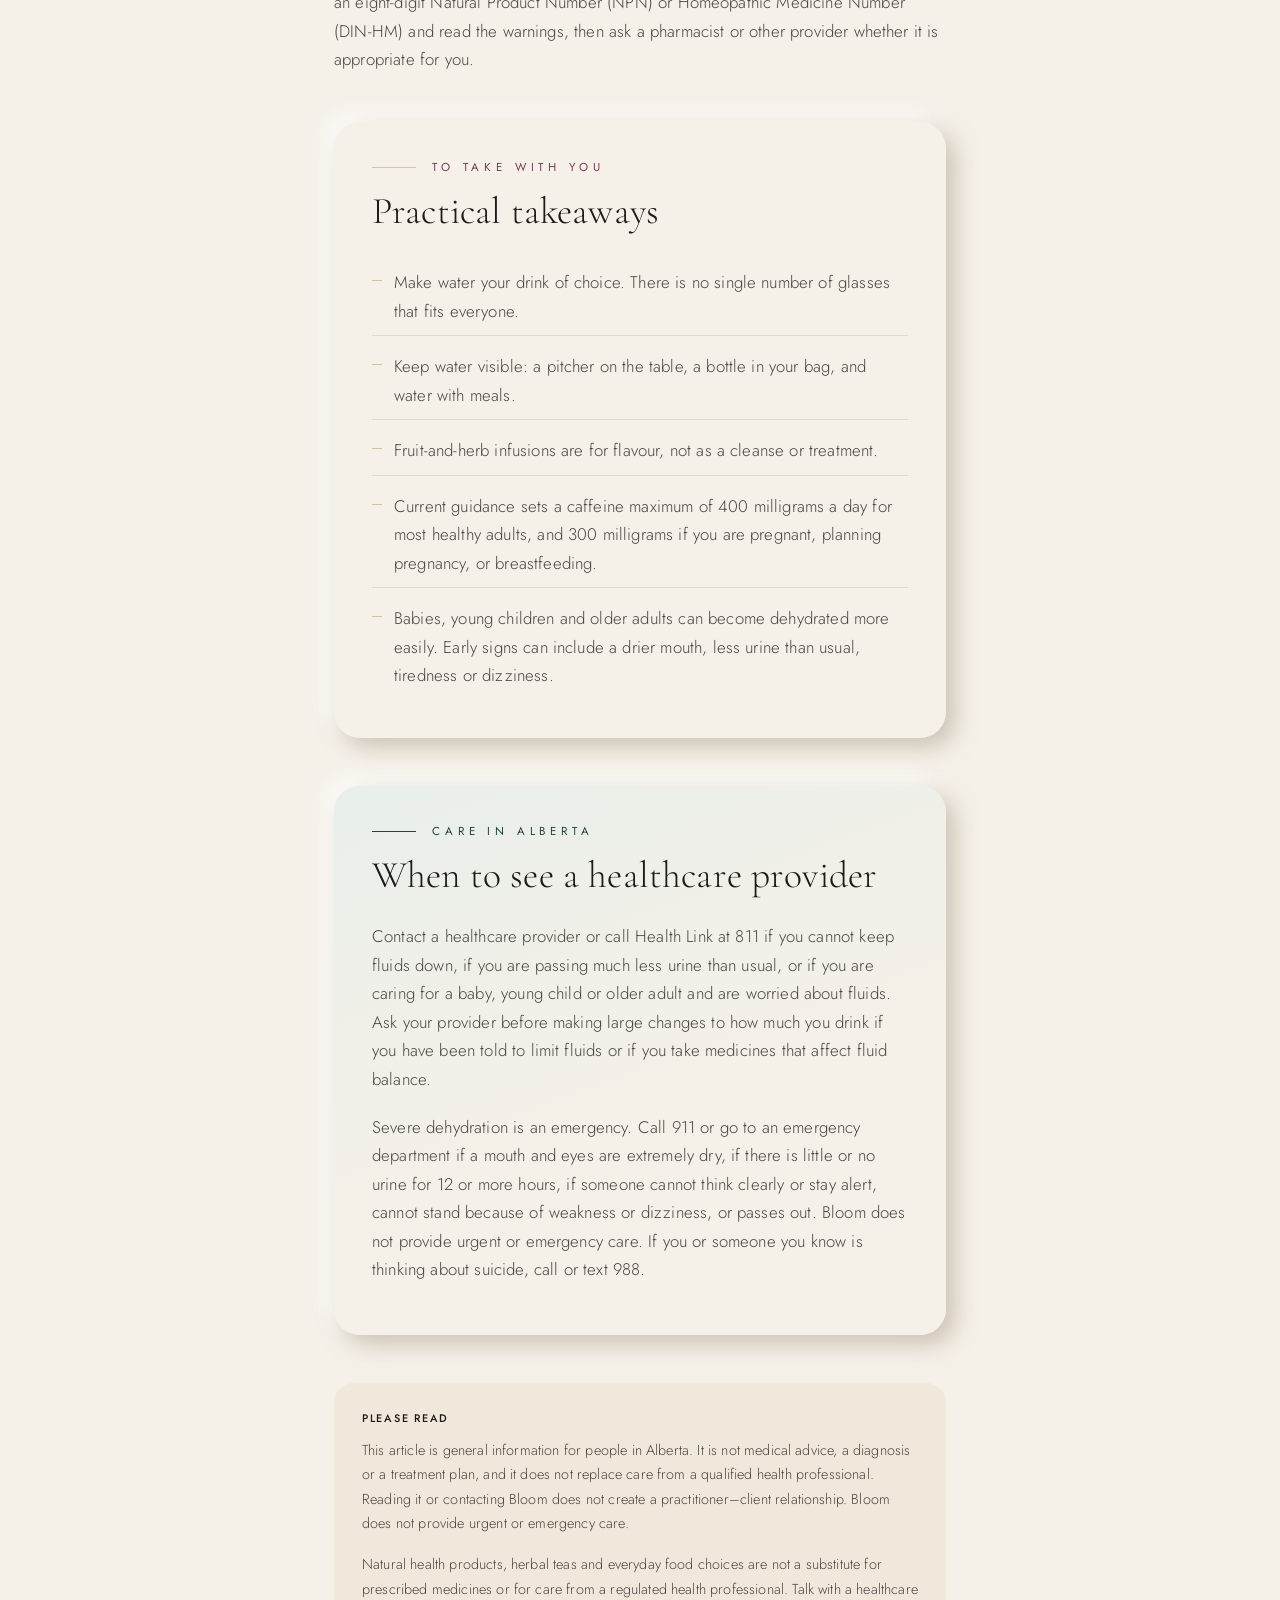
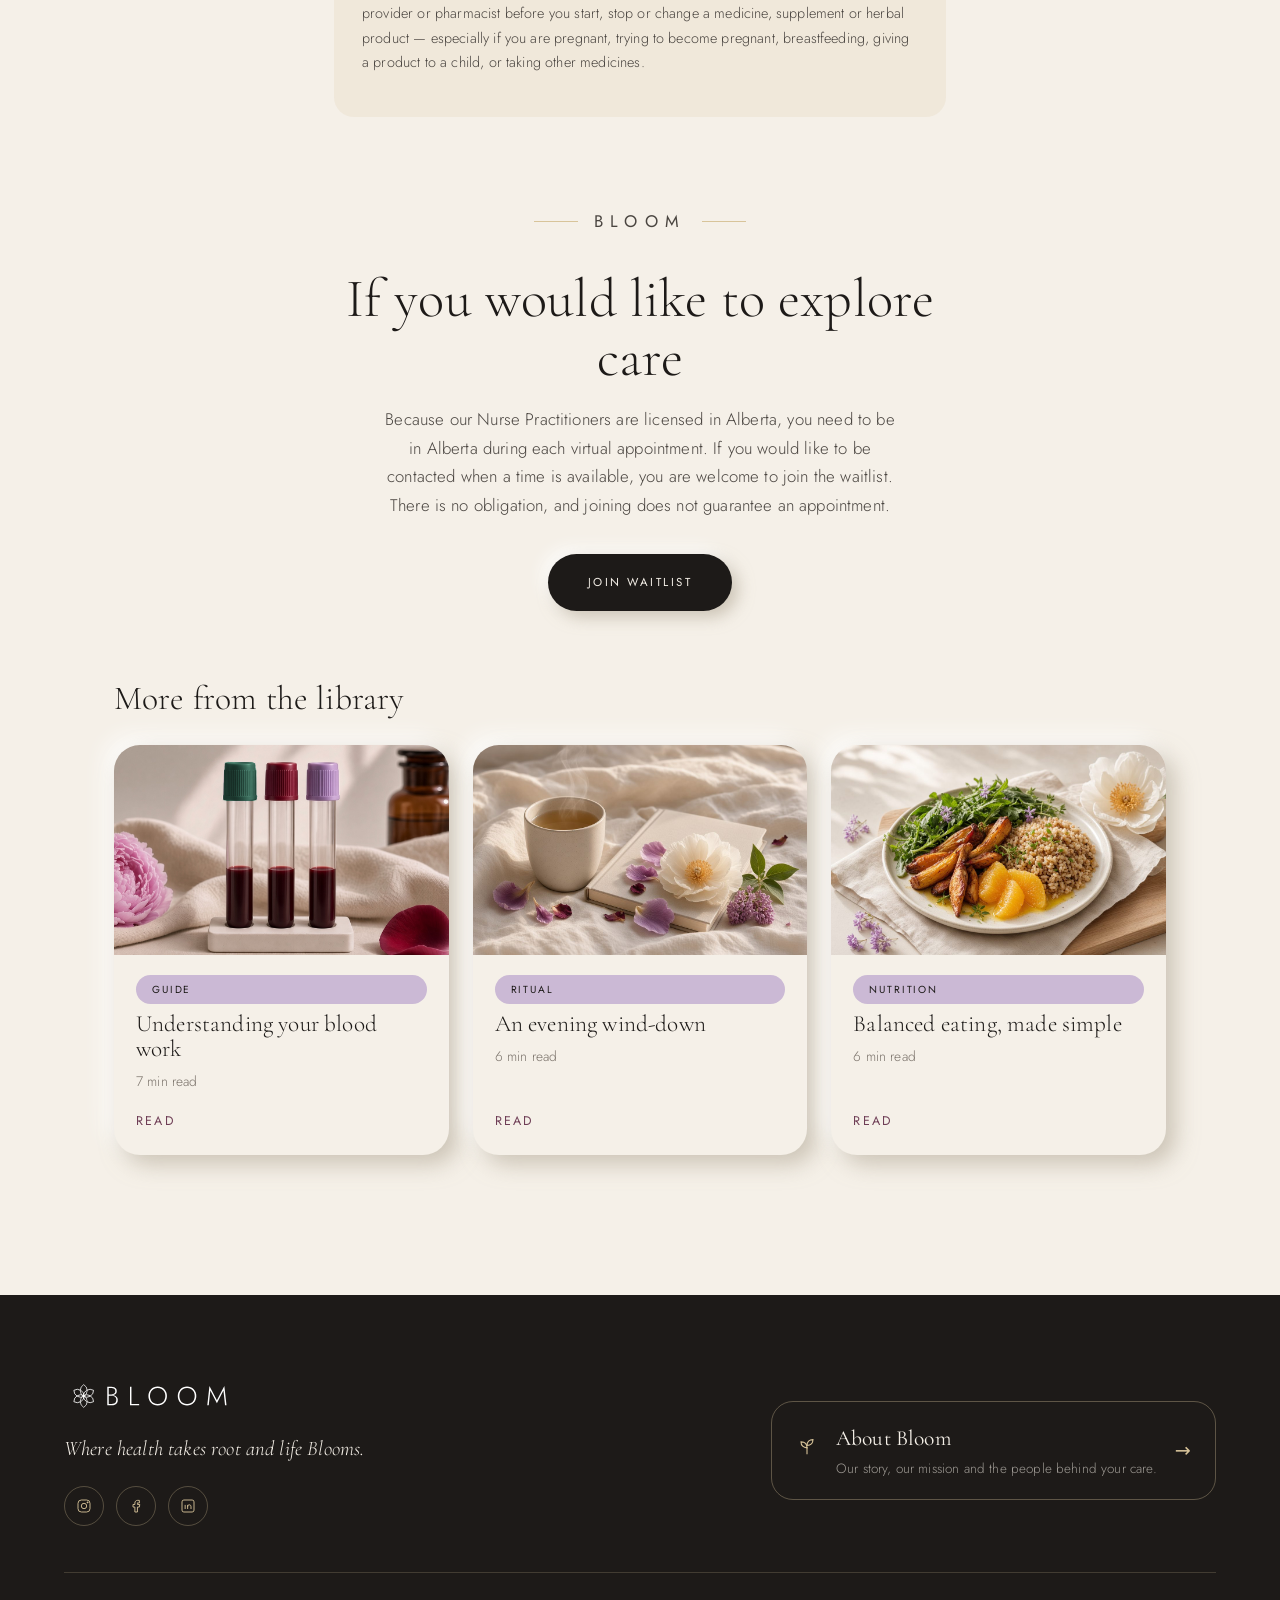
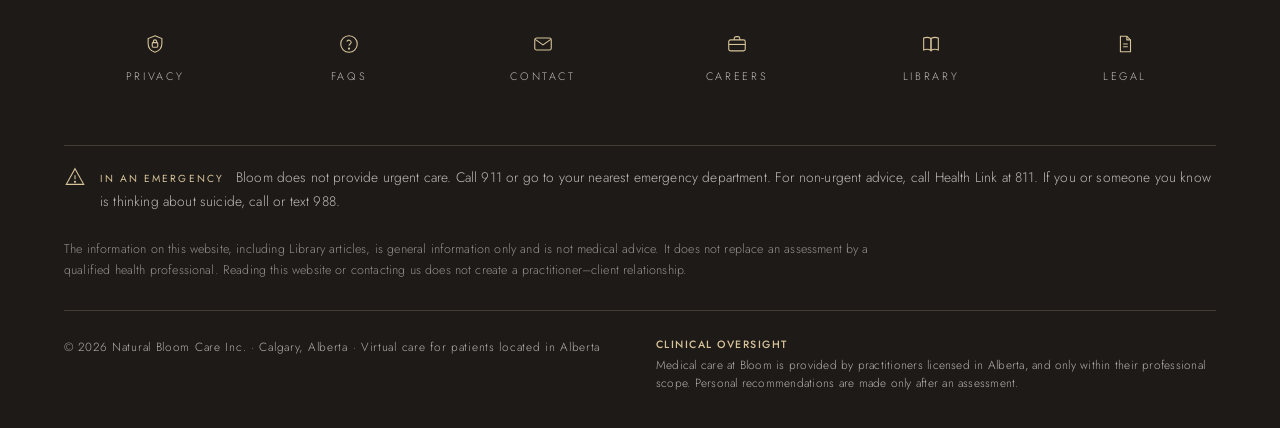
<file: library/hydration-made-easy.html>
<!DOCTYPE html>
<html lang="en-CA">
<head>
<meta charset="UTF-8">
<meta name="viewport" content="width=device-width, initial-scale=1.0">
<meta name="color-scheme" content="light only">
<title>Hydration, made easy — Bloom Library</title>
<link rel="icon" href="/assets/logo/favicon.svg" type="image/svg+xml">
<meta name="description" content="How to make water your everyday drink, with easy habits, caffeine amounts to know, and early signs of dehydration.">
<link rel="canonical" href="https://naturalbloom.ca/library/hydration-made-easy.html">
<meta property="og:title" content="Hydration, made easy — Bloom Library">
<meta property="og:description" content="How to make water your everyday drink, with easy habits, caffeine amounts to know, and early signs of dehydration.">
<meta property="og:type" content="article">
<meta property="og:url" content="https://naturalbloom.ca/library/hydration-made-easy.html">
<meta property="og:image" content="https://naturalbloom.ca/library/images/hydration-made-easy.jpg">
<link rel="stylesheet" href="/assets/fonts.css">
<link rel="stylesheet" href="article.css">
<style id="bloom-nav-logo">
/* ===== Bloom animated logo in the nav (flower grows from a dot on hover / keyboard focus) ===== */
.nav .logo.logo-svg{display:flex;align-items:center;letter-spacing:0;font-size:0;line-height:0;max-width:none;overflow:visible;flex-shrink:0;text-decoration:none;margin-left:-10px}   /* -10px: cancels the SVG's built-in clear-space so the flower lines up with the page content edge */
.nav .logo.logo-svg svg{height:46px;width:auto;display:block}
.nav .logo.logo-svg .bloom-logo{--bloom-ink:#2E2B29}                 /* dark ink on the ivory nav */
.nav.dark .logo.logo-svg .bloom-logo{--bloom-ink:var(--bone,#F5F0E8)}   /* ivory ink when the nav turns dark */
.nav .logo.logo-svg .bloom-logo .ink{transition:fill .5s ease}
.nav .logo.logo-svg:focus-visible{outline:2px solid currentColor;outline-offset:6px;border-radius:4px}
@media (max-width:720px){
  .nav .logo.logo-svg svg{height:30px}
  .nav .logo.logo-svg{max-width:none;overflow:visible;margin-left:-6px}
}
</style>
</head>
<body>
<a class="skip" href="#main">Skip to article</a>
<nav class="nav" id="nav">
  <div class="wrap">
    <a href="/" class="logo logo-svg" aria-label="Bloom Integrative Health – home"><svg class="bloom-logo bl-bn" xmlns="http://www.w3.org/2000/svg" viewBox="-98.69 -154.12 872.17 213.41" aria-hidden="true" focusable="false">
<style>
.bloom-logo{--bloom-ink:#2E2B29;display:block;overflow:visible}
.bloom-logo .hit{fill:transparent;pointer-events:all}
.bloom-logo .ink{fill:var(--bloom-ink)}
.bloom-logo .petal{fill:none;stroke:var(--bloom-ink);stroke-linejoin:miter;stroke-miterlimit:10}
.bloom-logo .seed{fill:var(--bloom-ink);opacity:0;transform-origin:0 0}
.bloom-logo .pw,.bloom-logo .mc{transform-origin:0 0}
@keyframes bloom-seed{0%{transform:scale(0);opacity:0}12%{transform:scale(1.25);opacity:1}22%{transform:scale(1);opacity:1}58%{transform:scale(1);opacity:1}100%{transform:scale(.25);opacity:0}}
@keyframes bloom-grow-0{0%{transform:scale(0.55,0.1) rotate(4.5deg);opacity:0;animation-timing-function:cubic-bezier(.16,.8,.24,1)}14%{opacity:1}72%{transform:scale(1.03) rotate(-0.90deg);animation-timing-function:cubic-bezier(.4,0,.3,1)}100%{transform:scale(1) rotate(0deg);opacity:1}}
@keyframes bloom-draw-0{0%{stroke-dasharray:0 1;animation-timing-function:cubic-bezier(.16,.8,.24,1)}80%{stroke-dasharray:.5 0}99.9%{stroke-dasharray:.5 0}100%{stroke-dasharray:none}}
@keyframes bloom-mask-0{0%{transform:scale(1.16)}4%{transform:scale(4.90)}8%{transform:scale(14.14)}12%{transform:scale(23.87)}16%{transform:scale(32.20)}20%{transform:scale(38.83)}24%{transform:scale(44.02)}28%{transform:scale(48.06)}32%{transform:scale(51.23)}36%{transform:scale(53.71)}40%{transform:scale(55.67)}44%{transform:scale(57.20)}48%{transform:scale(58.39)}52%{transform:scale(59.31)}56%{transform:scale(60.01)}60%{transform:scale(60.53)}64%{transform:scale(60.89)}68%{transform:scale(61.13)}72%{transform:scale(61.26)}76%{transform:scale(61.22)}80%{transform:scale(60.86)}84%{transform:scale(62.36)}88%{transform:scale(66.91)}92%{transform:scale(72.59)}96%{transform:scale(77.43)}100%{transform:scale(79.47)}}
@keyframes bloom-grow-1{0%{transform:scale(0.42,0.08) rotate(-3.5deg);opacity:0;animation-timing-function:cubic-bezier(.22,.7,.2,1)}14%{opacity:1}76%{transform:scale(1.02) rotate(0.70deg);animation-timing-function:cubic-bezier(.4,0,.3,1)}100%{transform:scale(1) rotate(0deg);opacity:1}}
@keyframes bloom-draw-1{0%{stroke-dasharray:0 1;animation-timing-function:cubic-bezier(.22,.7,.2,1)}84%{stroke-dasharray:.5 0}99.9%{stroke-dasharray:.5 0}100%{stroke-dasharray:none}}
@keyframes bloom-mask-1{0%{transform:scale(1.16)}4%{transform:scale(2.27)}8%{transform:scale(7.78)}12%{transform:scale(15.78)}16%{transform:scale(24.32)}20%{transform:scale(31.90)}24%{transform:scale(38.09)}28%{transform:scale(43.03)}32%{transform:scale(46.96)}36%{transform:scale(50.09)}40%{transform:scale(52.59)}44%{transform:scale(54.59)}48%{transform:scale(56.19)}52%{transform:scale(57.46)}56%{transform:scale(58.46)}60%{transform:scale(59.23)}64%{transform:scale(59.80)}68%{transform:scale(60.22)}72%{transform:scale(60.49)}76%{transform:scale(60.65)}80%{transform:scale(60.63)}84%{transform:scale(60.29)}88%{transform:scale(63.01)}92%{transform:scale(69.64)}96%{transform:scale(76.39)}100%{transform:scale(79.47)}}
@keyframes bloom-grow-2{0%{transform:scale(0.6,0.12) rotate(-5.5deg);opacity:0;animation-timing-function:cubic-bezier(.12,.85,.3,1)}14%{opacity:1}70%{transform:scale(1.045) rotate(1.10deg);animation-timing-function:cubic-bezier(.4,0,.3,1)}100%{transform:scale(1) rotate(0deg);opacity:1}}
@keyframes bloom-draw-2{0%{stroke-dasharray:0 1;animation-timing-function:cubic-bezier(.12,.85,.3,1)}78%{stroke-dasharray:.5 0}99.9%{stroke-dasharray:.5 0}100%{stroke-dasharray:none}}
@keyframes bloom-mask-2{0%{transform:scale(1.16)}4%{transform:scale(7.52)}8%{transform:scale(18.11)}12%{transform:scale(27.62)}16%{transform:scale(35.36)}20%{transform:scale(41.48)}24%{transform:scale(46.30)}28%{transform:scale(50.09)}32%{transform:scale(53.06)}36%{transform:scale(55.40)}40%{transform:scale(57.23)}44%{transform:scale(58.65)}48%{transform:scale(59.75)}52%{transform:scale(60.58)}56%{transform:scale(61.19)}60%{transform:scale(61.63)}64%{transform:scale(61.92)}68%{transform:scale(62.10)}70%{transform:scale(62.15)}72%{transform:scale(62.16)}76%{transform:scale(61.91)}78%{transform:scale(61.62)}80%{transform:scale(61.69)}84%{transform:scale(64.10)}88%{transform:scale(68.59)}92%{transform:scale(73.65)}96%{transform:scale(77.77)}100%{transform:scale(79.47)}}
@keyframes bloom-grow-3{0%{transform:scale(0.5,0.09) rotate(3.0deg);opacity:0;animation-timing-function:cubic-bezier(.3,.6,.25,1)}14%{opacity:1}74%{transform:scale(1.025) rotate(-0.60deg);animation-timing-function:cubic-bezier(.4,0,.3,1)}100%{transform:scale(1) rotate(0deg);opacity:1}}
@keyframes bloom-draw-3{0%{stroke-dasharray:0 1;animation-timing-function:cubic-bezier(.3,.6,.25,1)}82%{stroke-dasharray:.5 0}99.9%{stroke-dasharray:.5 0}100%{stroke-dasharray:none}}
@keyframes bloom-mask-3{0%{transform:scale(1.16)}4%{transform:scale(1.19)}8%{transform:scale(3.98)}12%{transform:scale(8.66)}16%{transform:scale(15.13)}20%{transform:scale(22.59)}24%{transform:scale(29.91)}28%{transform:scale(36.36)}32%{transform:scale(41.76)}36%{transform:scale(46.16)}40%{transform:scale(49.71)}44%{transform:scale(52.56)}48%{transform:scale(54.84)}52%{transform:scale(56.64)}56%{transform:scale(58.05)}60%{transform:scale(59.12)}64%{transform:scale(59.90)}68%{transform:scale(60.45)}72%{transform:scale(60.79)}74%{transform:scale(60.89)}76%{transform:scale(60.94)}80%{transform:scale(60.79)}82%{transform:scale(60.57)}84%{transform:scale(60.99)}88%{transform:scale(65.06)}92%{transform:scale(71.29)}96%{transform:scale(76.99)}100%{transform:scale(79.47)}}
@keyframes bloom-grow-4{0%{transform:scale(0.38,0.11) rotate(5.0deg);opacity:0;animation-timing-function:cubic-bezier(.18,.75,.22,1)}14%{opacity:1}68%{transform:scale(1.035) rotate(-1.00deg);animation-timing-function:cubic-bezier(.4,0,.3,1)}100%{transform:scale(1) rotate(0deg);opacity:1}}
@keyframes bloom-draw-4{0%{stroke-dasharray:0 1;animation-timing-function:cubic-bezier(.18,.75,.22,1)}76%{stroke-dasharray:.5 0}99.9%{stroke-dasharray:.5 0}100%{stroke-dasharray:none}}
@keyframes bloom-mask-4{0%{transform:scale(1.16)}4%{transform:scale(4.35)}8%{transform:scale(13.21)}12%{transform:scale(23.22)}16%{transform:scale(31.97)}20%{transform:scale(38.92)}24%{transform:scale(44.32)}28%{transform:scale(48.50)}32%{transform:scale(51.75)}36%{transform:scale(54.29)}40%{transform:scale(56.28)}44%{transform:scale(57.82)}48%{transform:scale(59.01)}52%{transform:scale(59.91)}56%{transform:scale(60.58)}60%{transform:scale(61.05)}64%{transform:scale(61.36)}68%{transform:scale(61.53)}72%{transform:scale(61.53)}76%{transform:scale(61.22)}80%{transform:scale(62.13)}84%{transform:scale(65.31)}88%{transform:scale(69.80)}92%{transform:scale(74.42)}96%{transform:scale(78.02)}100%{transform:scale(79.47)}}
@keyframes bloom-grow-5{0%{transform:scale(0.58,0.07) rotate(-4.0deg);opacity:0;animation-timing-function:cubic-bezier(.25,.9,.35,1)}14%{opacity:1}78%{transform:scale(1.015) rotate(0.80deg);animation-timing-function:cubic-bezier(.4,0,.3,1)}100%{transform:scale(1) rotate(0deg);opacity:1}}
@keyframes bloom-draw-5{0%{stroke-dasharray:0 1;animation-timing-function:cubic-bezier(.25,.9,.35,1)}84%{stroke-dasharray:.5 0}99.9%{stroke-dasharray:.5 0}100%{stroke-dasharray:none}}
@keyframes bloom-mask-5{0%{transform:scale(1.16)}4%{transform:scale(2.40)}8%{transform:scale(7.67)}12%{transform:scale(14.83)}16%{transform:scale(22.70)}20%{transform:scale(30.28)}24%{transform:scale(36.94)}28%{transform:scale(42.47)}32%{transform:scale(46.90)}36%{transform:scale(50.37)}40%{transform:scale(53.05)}44%{transform:scale(55.11)}48%{transform:scale(56.67)}52%{transform:scale(57.84)}56%{transform:scale(58.71)}60%{transform:scale(59.34)}64%{transform:scale(59.79)}68%{transform:scale(60.09)}72%{transform:scale(60.28)}76%{transform:scale(60.39)}78%{transform:scale(60.42)}80%{transform:scale(60.41)}84%{transform:scale(60.23)}88%{transform:scale(62.99)}92%{transform:scale(69.63)}96%{transform:scale(76.38)}100%{transform:scale(79.47)}}
@media (prefers-reduced-motion:no-preference){
/* grows on hover / keyboard-focus of the link around it / .is-growing (JS replay) */
:is(.bl-bn:hover,.bl-bn.is-growing,:is(a,button):is(:hover,:focus-visible) .bl-bn) .pw.p0{animation:bloom-grow-0 1.3s linear 0.48s both}
:is(.bl-bn:hover,.bl-bn.is-growing,:is(a,button):is(:hover,:focus-visible) .bl-bn) .petal.p0{animation:bloom-draw-0 1.3s linear 0.48s both}
:is(.bl-bn:hover,.bl-bn.is-growing,:is(a,button):is(:hover,:focus-visible) .bl-bn) .mc0{animation:bloom-mask-0 1.3s linear 0.48s both}
:is(.bl-bn:hover,.bl-bn.is-growing,:is(a,button):is(:hover,:focus-visible) .bl-bn) .pr0{mask:url(#bn-m0)}
:is(.bl-bn:hover,.bl-bn.is-growing,:is(a,button):is(:hover,:focus-visible) .bl-bn) .pw.p1{animation:bloom-grow-1 1.0s linear 0.67s both}
:is(.bl-bn:hover,.bl-bn.is-growing,:is(a,button):is(:hover,:focus-visible) .bl-bn) .petal.p1{animation:bloom-draw-1 1.0s linear 0.67s both}
:is(.bl-bn:hover,.bl-bn.is-growing,:is(a,button):is(:hover,:focus-visible) .bl-bn) .mc1{animation:bloom-mask-1 1.0s linear 0.67s both}
:is(.bl-bn:hover,.bl-bn.is-growing,:is(a,button):is(:hover,:focus-visible) .bl-bn) .pr1{mask:url(#bn-m1)}
:is(.bl-bn:hover,.bl-bn.is-growing,:is(a,button):is(:hover,:focus-visible) .bl-bn) .pw.p2{animation:bloom-grow-2 1.35s linear 0.39s both}
:is(.bl-bn:hover,.bl-bn.is-growing,:is(a,button):is(:hover,:focus-visible) .bl-bn) .petal.p2{animation:bloom-draw-2 1.35s linear 0.39s both}
:is(.bl-bn:hover,.bl-bn.is-growing,:is(a,button):is(:hover,:focus-visible) .bl-bn) .mc2{animation:bloom-mask-2 1.35s linear 0.39s both}
:is(.bl-bn:hover,.bl-bn.is-growing,:is(a,button):is(:hover,:focus-visible) .bl-bn) .pr2{mask:url(#bn-m2)}
:is(.bl-bn:hover,.bl-bn.is-growing,:is(a,button):is(:hover,:focus-visible) .bl-bn) .pw.p3{animation:bloom-grow-3 1.15s linear 0.22s both}
:is(.bl-bn:hover,.bl-bn.is-growing,:is(a,button):is(:hover,:focus-visible) .bl-bn) .petal.p3{animation:bloom-draw-3 1.15s linear 0.22s both}
:is(.bl-bn:hover,.bl-bn.is-growing,:is(a,button):is(:hover,:focus-visible) .bl-bn) .mc3{animation:bloom-mask-3 1.15s linear 0.22s both}
:is(.bl-bn:hover,.bl-bn.is-growing,:is(a,button):is(:hover,:focus-visible) .bl-bn) .pr3{mask:url(#bn-m3)}
:is(.bl-bn:hover,.bl-bn.is-growing,:is(a,button):is(:hover,:focus-visible) .bl-bn) .pw.p4{animation:bloom-grow-4 1.25s linear 0.56s both}
:is(.bl-bn:hover,.bl-bn.is-growing,:is(a,button):is(:hover,:focus-visible) .bl-bn) .petal.p4{animation:bloom-draw-4 1.25s linear 0.56s both}
:is(.bl-bn:hover,.bl-bn.is-growing,:is(a,button):is(:hover,:focus-visible) .bl-bn) .mc4{animation:bloom-mask-4 1.25s linear 0.56s both}
:is(.bl-bn:hover,.bl-bn.is-growing,:is(a,button):is(:hover,:focus-visible) .bl-bn) .pr4{mask:url(#bn-m4)}
:is(.bl-bn:hover,.bl-bn.is-growing,:is(a,button):is(:hover,:focus-visible) .bl-bn) .pw.p5{animation:bloom-grow-5 0.9s linear 0.31s both}
:is(.bl-bn:hover,.bl-bn.is-growing,:is(a,button):is(:hover,:focus-visible) .bl-bn) .petal.p5{animation:bloom-draw-5 0.9s linear 0.31s both}
:is(.bl-bn:hover,.bl-bn.is-growing,:is(a,button):is(:hover,:focus-visible) .bl-bn) .mc5{animation:bloom-mask-5 0.9s linear 0.31s both}
:is(.bl-bn:hover,.bl-bn.is-growing,:is(a,button):is(:hover,:focus-visible) .bl-bn) .pr5{mask:url(#bn-m5)}
:is(.bl-bn:hover,.bl-bn.is-growing,:is(a,button):is(:hover,:focus-visible) .bl-bn) .seed{animation:bloom-seed 1.25s ease-out 0s both}
}
</style>
<defs><radialGradient id="bn-g"><stop offset="0" stop-color="#fff"/><stop offset=".8" stop-color="#fff"/><stop offset="1" stop-color="#fff" stop-opacity="0"/></radialGradient><mask id="bn-m0" maskUnits="userSpaceOnUse" x="-83.45" y="-83.45" width="166.9" height="166.9"><circle class="mc mc0" r="1" fill="url(#bn-g)" transform="scale(79.47)"/></mask><mask id="bn-m1" maskUnits="userSpaceOnUse" x="-83.45" y="-83.45" width="166.9" height="166.9"><circle class="mc mc1" r="1" fill="url(#bn-g)" transform="scale(79.47)"/></mask><mask id="bn-m2" maskUnits="userSpaceOnUse" x="-83.45" y="-83.45" width="166.9" height="166.9"><circle class="mc mc2" r="1" fill="url(#bn-g)" transform="scale(79.47)"/></mask><mask id="bn-m3" maskUnits="userSpaceOnUse" x="-83.45" y="-83.45" width="166.9" height="166.9"><circle class="mc mc3" r="1" fill="url(#bn-g)" transform="scale(79.47)"/></mask><mask id="bn-m4" maskUnits="userSpaceOnUse" x="-83.45" y="-83.45" width="166.9" height="166.9"><circle class="mc mc4" r="1" fill="url(#bn-g)" transform="scale(79.47)"/></mask><mask id="bn-m5" maskUnits="userSpaceOnUse" x="-83.45" y="-83.45" width="166.9" height="166.9"><circle class="mc mc5" r="1" fill="url(#bn-g)" transform="scale(79.47)"/></mask></defs>
<rect class="hit" x="-98.69" y="-154.12" width="872.17" height="213.41"/>
<g class="flower" transform="translate(0 -47.42)"><g class="pr pr0" transform="rotate(0)"><g class="pw p0"><path class="petal p0" pathLength="1" stroke-width="3.79" d="M0 2.71A34.8 34.8 0 0 1 0 -57.82A34.8 34.8 0 0 1 0 2.71Z"/></g></g><g class="pr pr1" transform="rotate(60)"><g class="pw p1"><path class="petal p1" pathLength="1" stroke-width="3.79" d="M0 2.71A34.8 34.8 0 0 1 0 -57.82A34.8 34.8 0 0 1 0 2.71Z"/></g></g><g class="pr pr2" transform="rotate(120)"><g class="pw p2"><path class="petal p2" pathLength="1" stroke-width="3.79" d="M0 2.71A34.8 34.8 0 0 1 0 -57.82A34.8 34.8 0 0 1 0 2.71Z"/></g></g><g class="pr pr3" transform="rotate(180)"><g class="pw p3"><path class="petal p3" pathLength="1" stroke-width="3.79" d="M0 2.71A34.8 34.8 0 0 1 0 -57.82A34.8 34.8 0 0 1 0 2.71Z"/></g></g><g class="pr pr4" transform="rotate(240)"><g class="pw p4"><path class="petal p4" pathLength="1" stroke-width="3.79" d="M0 2.71A34.8 34.8 0 0 1 0 -57.82A34.8 34.8 0 0 1 0 2.71Z"/></g></g><g class="pr pr5" transform="rotate(300)"><g class="pw p5"><path class="petal p5" pathLength="1" stroke-width="3.79" d="M0 2.71A34.8 34.8 0 0 1 0 -57.82A34.8 34.8 0 0 1 0 2.71Z"/></g></g><circle class="seed" r="5.2"/></g>
<path class="ink" d="M125.79 -50.94H141.1Q149.1 -50.94 155.19 -53.31Q161.29 -55.68 164.74 -60.35Q168.2 -65.03 168.2 -71.94Q168.2 -79.52 164.81 -84.6Q161.42 -89.68 155.26 -92.26Q149.1 -94.83 140.56 -94.83H119.97V0H141.92Q151.13 0 158.24 -2.98Q165.35 -5.96 169.42 -12.06Q173.48 -18.15 173.48 -27.5Q173.48 -34 170.84 -38.81Q168.2 -43.62 163.79 -46.74Q159.39 -49.85 153.84 -51.41Q148.28 -52.97 142.46 -52.97H125.79V-48.63H141.92Q146.79 -48.63 151.06 -47.28Q155.33 -45.93 158.71 -43.28Q162.1 -40.64 164 -36.78Q165.89 -32.92 165.89 -27.91Q165.89 -20.86 162.91 -16.19Q159.93 -11.52 154.51 -9.08Q149.1 -6.64 141.92 -6.64H127.42V-88.19H140.56Q149.77 -88.19 155.26 -83.79Q160.75 -79.39 160.75 -71.53Q160.75 -65.98 158.04 -62.39Q155.33 -58.8 150.72 -57.03Q146.11 -55.27 140.56 -55.27H125.79ZM235.53 -94.83V0H282.13V-7.04H242.98V-94.83ZM337.13 -47.42Q337.13 -59.34 342.21 -68.62Q347.29 -77.9 356.17 -83.25Q365.04 -88.6 376.42 -88.6Q387.8 -88.6 396.67 -83.25Q405.55 -77.9 410.56 -68.62Q415.57 -59.34 415.57 -47.42Q415.57 -35.63 410.56 -26.28Q405.55 -16.93 396.67 -11.58Q387.8 -6.23 376.42 -6.23Q365.04 -6.23 356.17 -11.58Q347.29 -16.93 342.21 -26.28Q337.13 -35.63 337.13 -47.42ZM329.27 -47.42Q329.27 -36.98 332.8 -28.11Q336.32 -19.24 342.69 -12.67Q349.05 -6.1 357.66 -2.44Q366.26 1.22 376.42 1.22Q386.58 1.22 395.18 -2.44Q403.78 -6.1 410.15 -12.67Q416.52 -19.24 420.04 -28.11Q423.56 -36.98 423.56 -47.42Q423.56 -57.85 420.04 -66.72Q416.52 -75.59 410.15 -82.16Q403.78 -88.73 395.18 -92.39Q386.58 -96.05 376.42 -96.05Q366.26 -96.05 357.66 -92.39Q349.05 -88.73 342.69 -82.16Q336.32 -75.59 332.8 -66.72Q329.27 -57.85 329.27 -47.42ZM486.69 -47.42Q486.69 -59.34 491.77 -68.62Q496.85 -77.9 505.73 -83.25Q514.6 -88.6 525.98 -88.6Q537.36 -88.6 546.23 -83.25Q555.11 -77.9 560.12 -68.62Q565.13 -59.34 565.13 -47.42Q565.13 -35.63 560.12 -26.28Q555.11 -16.93 546.23 -11.58Q537.36 -6.23 525.98 -6.23Q514.6 -6.23 505.73 -11.58Q496.85 -16.93 491.77 -26.28Q486.69 -35.63 486.69 -47.42ZM478.84 -47.42Q478.84 -36.98 482.36 -28.11Q485.88 -19.24 492.25 -12.67Q498.61 -6.1 507.22 -2.44Q515.82 1.22 525.98 1.22Q536.14 1.22 544.74 -2.44Q553.35 -6.1 559.71 -12.67Q566.08 -19.24 569.6 -28.11Q573.12 -36.98 573.12 -47.42Q573.12 -57.85 569.6 -66.72Q566.08 -75.59 559.71 -82.16Q553.35 -88.73 544.74 -92.39Q536.14 -96.05 525.98 -96.05Q515.82 -96.05 507.22 -92.39Q498.61 -88.73 492.25 -82.16Q485.88 -75.59 482.36 -66.72Q478.84 -57.85 478.84 -47.42ZM644.52 -75.05 677.85 -10.97 711.17 -75.05 719.3 0H726.75L715.78 -98.49L677.85 -25.6L639.91 -98.49L628.94 0H636.39Z"/>
</svg></a>
    <button class="menu-btn" id="menuBtn" type="button" aria-expanded="false" aria-controls="navLinks">Menu</button>
    <ul class="nav-links" id="navLinks">
      <li><a href="/#services">Services</a></li>
      <li><a href="/#team">Practitioners</a></li>
      <li><a href="/#about">Discover</a></li>
      <li><a href="/#library" aria-current="page">Library</a></li>
    </ul>
    <div class="nav-right">
      <a href="/#waitlist" class="btn btn-soft">Join waitlist</a>
      <a href="/portal/" class="acct" aria-label="Login" title="Login"><svg viewBox="0 0 24 24" fill="none" stroke="currentColor" stroke-width="1.3"><circle cx="12" cy="8.5" r="3.8"/><path d="M4.5 20c1.2-3.6 4-5.5 7.5-5.5s6.3 1.9 7.5 5.5"/></svg></a>
    </div>
  </div>
</nav>
<main id="main" class="article">
  <article class="article-inner">
    <nav class="crumbs" aria-label="Breadcrumb">
      <a href="/">Home</a><span aria-hidden="true">/</span>
      <a href="/#library">Library</a><span aria-hidden="true">/</span>
      <span>Hydration, made easy</span>
    </nav>
    <header class="article-head">
      <div class="meta-row">
        <span class="pill pill-lilac">Practice</span>
        <span class="readtime">6 min read</span>
      </div>
      <h1>Hydration, made easy</h1>
      <p class="dek">Small, everyday habits that make drinking water effortless.</p>
      <p class="byline"><span class="who">Written by the Bloom care team</span></p>
    </header>
    <!-- Illustrative AI-generated imagery for the six Library articles, cropped from 16:9 to 16:10. Not a photograph of a patient, a practitioner, or a laboratory result. -->
<figure class="hero-fig">
      <img src="images/hydration-made-easy.jpg" alt="A glass carafe and a glass of water on linen, with white and pink flowers">
      <figcaption>Illustrative AI-generated imagery.</figcaption>
    </figure>
    <div class="article-body">
      <p>Drinking enough can sound like another chore on a long list. A gentler starting point is to make water your drink of choice. Water helps you stay hydrated without adding calories, and it is one of the simplest habits to practise at home, at work, or on the go.</p>
      <p>This article is about everyday drinking habits. It is not a treatment plan for dehydration or for any medical condition, and it does not give a single number of glasses that everyone should finish each day. How much fluid a person needs varies.</p>

      <h2>Why water comes first</h2>
      <p>Our bodies lose water by sweating, breathing, and getting rid of waste. That water needs to be replaced. Water supports everyday health and hydration without adding calories to what you eat and drink. It is part of ordinary processes in the body, including digestion, and it is the largest single component of the human body.</p>
      <p>Most people take in enough total water for everyday needs. That total includes fluid from food as well as from drinks. Fruit, vegetables, and soups all contribute. Physical activity and hot weather can increase how much you need. Young children and older adults are among those most at risk of becoming dehydrated.</p>
      <p>Some communities in Canada, including some remote, isolated, and northern communities, do not always have ready access to safe drinking water. If a drinking-water advisory is in place where you live, follow the local instructions for that advisory.</p>

      <h2>Easy ways to drink more water</h2>
      <p>A few everyday habits help more than a rigid schedule:</p>
      <ul>
        <li>Drink water with your meals, hot or cold.</li>
        <li>Keep a pitcher of water in the fridge or on the table so it is the drink you see first.</li>
        <li>Carry a reusable bottle when you are out.</li>
        <li>Ask for water when you eat in a restaurant.</li>
        <li>Drink water during and after physical activity.</li>
        <li>Try carbonated water if you like a little fizz, or add fruit and herbs if plain water bores you.</li>
      </ul>
      <p>Pairing water with something you already do — sitting down at the computer, leaving the house, finishing a walk — is often easier than trying to remember “one more glass” in the abstract.</p>

      <h2>If you like a little flavour</h2>
      <p>Fruit and herbs can give hot or cold water a little flavour. Combinations to try include blackberries with mint, raspberries with cucumber, strawberries with fresh basil, chopped apples with a cinnamon stick, and pear slices with a drop of vanilla extract. Crushing berries, chopping or tearing herbs, and cutting fruit into cubes helps more flavour come through.</p>
      <p>Lemon in water is a taste preference, not a cleanse or a medical treatment. Infused water is still water. If you add commercial flavour drops or powders, read the label for sugars and sodium.</p>

      <h2>Other drinks that can fit</h2>
      <p>Water does not have to be your only drink. Unsweetened fortified soy beverage, and unsweetened coffee and tea, can fit alongside water for many adults. For a child younger than two, a plant beverage is not a suitable main drink. Infants and toddlers need the feeding plan their own clinician has recommended.</p>
      <p>Drinks to have less often include sugary drinks, alcoholic drinks, some vegetable juices, and specialty coffees or teas that are high in added sugar or saturated fat. When you compare packaged drinks, the nutrition facts table can help you choose ones that are lower in those nutrients. As a reading guide, 5% daily value or less is a little, and 15% or more is a lot.</p>

      <h2>A word about caffeine</h2>
      <p>Caffeine occurs naturally in coffee, tea, chocolate, and some other plants, and it is added to some foods and drinks. It is a stimulant. It may be linked with insomnia, irritability, headaches, and nervousness, and it affects children more than adults because children have smaller body weights.</p>
      <p>For most healthy adults, current guidance sets a daily maximum of 400 milligrams of caffeine from all sources. The maximum is 300 milligrams a day if you are pregnant, planning to become pregnant, or breastfeeding. An average 237 millilitre cup of brewed coffee has about 135 milligrams of caffeine. The same amount of brewed black or green tea has about 30 to 50 milligrams. If you are sensitive to caffeine, consider having less, or avoiding it, especially later in the day if sleep matters to you.</p>
      <p>Unsweetened coffee and tea can still fit as drinks you enjoy. They are not a replacement for water, and energy drinks or specialty coffees can add sugars and a large amount of caffeine without looking like “just a coffee.”</p>

      <h2>Who may need to pay closer attention</h2>
      <p>Dehydration can happen at any age when you stop drinking enough, or when you lose a lot of fluid through diarrhea, vomiting, sweating, or exercise. It is most dangerous for babies, small children, and older adults.</p>
      <p>Older adults may not feel thirsty even when they need fluids. Other reasons include kidneys that do not work as well, medicines that increase urine (such as some blood pressure medicines, diuretics or antihistamines), trouble reaching a drink or the toilet, or drinking less because of bladder concerns.</p>
      <p>If you have a health condition, or if you take medicines that affect fluid balance, ask your healthcare provider how those facts change everyday drinking for you. Do not make large, sudden changes to fluid intake because of something you read, especially if you have been told to limit fluids.</p>

      <h2>Early signs that you may be getting dehydrated</h2>
      <p>Early signs can include a mouth and eyes that are drier than usual, passing less urine than usual, and feeling cranky, tired, or dizzy. Mild dehydration may mean you are more thirsty than usual and passing less urine. Moderate dehydration may mean much more thirst, a drier mouth and eyes, little or no urine for 8 or more hours, or dizziness when you stand or sit up.</p>
      <p>Severe dehydration is an emergency. Warning signs can include a mouth and eyes that are extremely dry, little or no urine for 12 or more hours, trouble thinking clearly or staying alert, feeling too weak or dizzy to stand, or passing out. Call 911 or go to an emergency department if you think you or someone you are with may have severe dehydration or shock.</p>
      <p>For milder questions — for example, after a stomach illness, or if you are not sure whether you are keeping enough down — call Health Link at 811 or contact a healthcare provider. Do not rely on an herbal product, a specialty drink or a “hydration supplement” to treat dehydration. If a packaged product makes a health claim, look for an eight-digit Natural Product Number (NPN) or Homeopathic Medicine Number (DIN-HM) and read the warnings, then ask a pharmacist or other provider whether it is appropriate for you.</p>

      <aside class="callout takeaways">
        <p class="eyebrow">To take with you</p>
        <h2>Practical takeaways</h2>
        <ul>
          <li>Make water your drink of choice. There is no single number of glasses that fits everyone.</li>
          <li>Keep water visible: a pitcher on the table, a bottle in your bag, and water with meals.</li>
          <li>Fruit-and-herb infusions are for flavour, not as a cleanse or treatment.</li>
          <li>Current guidance sets a caffeine maximum of 400 milligrams a day for most healthy adults, and 300 milligrams if you are pregnant, planning pregnancy, or breastfeeding.</li>
          <li>Babies, young children and older adults can become dehydrated more easily. Early signs can include a drier mouth, less urine than usual, tiredness or dizziness.</li>
        </ul>
      </aside>
      <aside class="callout care">
        <p class="eyebrow">Care in Alberta</p>
        <h2>When to see a healthcare provider</h2>
        <p>Contact a healthcare provider or call Health Link at 811 if you cannot keep fluids down, if you are passing much less urine than usual, or if you are caring for a baby, young child or older adult and are worried about fluids. Ask your provider before making large changes to how much you drink if you have been told to limit fluids or if you take medicines that affect fluid balance.</p>
        <p>Severe dehydration is an emergency. Call 911 or go to an emergency department if a mouth and eyes are extremely dry, if there is little or no urine for 12 or more hours, if someone cannot think clearly or stay alert, cannot stand because of weakness or dizziness, or passes out. Bloom does not provide urgent or emergency care. If you or someone you know is thinking about suicide, call or text 988.</p>
      </aside>
      <aside class="disclaimer" role="note">
  <strong>Please read</strong>
  <p>This article is general information for people in Alberta. It is not medical advice, a diagnosis or a treatment plan, and it does not replace care from a qualified health professional. Reading it or contacting Bloom does not create a practitioner–client relationship. Bloom does not provide urgent or emergency care.</p>
  <p>Natural health products, herbal teas and everyday food choices are not a substitute for prescribed medicines or for care from a regulated health professional. Talk with a healthcare provider or pharmacist before you start, stop or change a medicine, supplement or herbal product — especially if you are pregnant, trying to become pregnant, breastfeeding, giving a product to a child, or taking other medicines.</p>
</aside>
    </div>
  </article>
  <aside class="cta-band">
    <div class="article-inner">
      <p class="eyebrow">Bloom</p>
      <h2>If you would like to explore care</h2>
      <p>Because our Nurse Practitioners are licensed in Alberta, you need to be in Alberta during each virtual appointment. If you would like to be contacted when a time is available, you are welcome to join the waitlist. There is no obligation, and joining does not guarantee an appointment.</p>
      <a class="btn btn-solid" href="/#waitlist">Join waitlist</a>
    </div>
  </aside>
  <aside class="related">
    <div class="related-inner">
      <h2>More from the library</h2>
      <div class="rel-grid">
      <a class="rel neo" href="understanding-your-blood-work.html">
        <img src="images/understanding-your-blood-work.jpg" alt="Three collection tubes a little under half full of dark red blood, with emerald, burgundy, and lilac caps, on ivory linen beside a pink flower and an amber bottle">
        <div class="body">
          <span class="pill pill-lilac">Guide</span>
          <h3>Understanding your blood work</h3>
          <p class="small">7 min read</p>
          <span class="link">Read</span>
        </div>
      </a>
      <a class="rel neo" href="an-evening-wind-down.html">
        <img src="images/an-evening-wind-down.jpg" alt="A ceramic cup of tea beside a closed book, a white flower and lilac petals on rumpled linen">
        <div class="body">
          <span class="pill pill-lilac">Ritual</span>
          <h3>An evening wind-down</h3>
          <p class="small">6 min read</p>
          <span class="link">Read</span>
        </div>
      </a>
      <a class="rel neo" href="balanced-eating-made-simple.html">
          <img src="images/balanced-eating-made-simple.jpg" alt="A plate of grains, roasted vegetables, leafy greens and orange segments on linen, with a white flower beside it">
          <div class="body">
            <span class="pill pill-lilac">Nutrition</span>
            <h3>Balanced eating, made simple</h3>
            <p class="small">6 min read</p>
            <span class="link">Read</span>
          </div>
      </a>
      </div>
    </div>
  </aside>
</main>
<footer class="f2">
  <div class="wrap">
    <div class="f2-top">
      <div class="f2-brand"><span class="logo"><img src="/assets/logo/bloom-logo-animated-hover-white.svg" alt="Bloom Integrative Health"></span><p class="tl">Where health takes root and life Blooms.</p>
        <div class="f2-social">
          <a href="https://www.instagram.com/naturalbloom.ca/" target="_blank" rel="noopener noreferrer" aria-label="Instagram (opens in a new tab)"><svg viewBox="0 0 24 24" fill="none" stroke="currentColor" stroke-width="1.2"><rect x="4" y="4" width="16" height="16" rx="4.5"/><circle cx="12" cy="12" r="3.6"/><circle cx="16.8" cy="7.2" r=".7" fill="currentColor"/></svg></a>
          <a href="#" aria-label="Facebook"><svg viewBox="0 0 24 24" fill="none" stroke="currentColor" stroke-width="1.2"><path d="M14 8h2.5V4.5H14c-2.2 0-3.5 1.5-3.5 3.6V10H8v3.4h2.5V20h3.4v-6.6h2.5l.6-3.4h-3.1V8.6c0-.4.2-.6.6-.6z"/></svg></a>
          <a href="#" aria-label="LinkedIn"><svg viewBox="0 0 24 24" fill="none" stroke="currentColor" stroke-width="1.2"><rect x="4" y="4" width="16" height="16" rx="2.5"/><path d="M8.2 10.5V16M8.2 7.8v.01"/><path d="M11.5 16v-5.5M11.5 13c0-1.6 1-2.6 2.3-2.6s2.2.8 2.2 2.6V16"/></svg></a>
        </div>
      </div>
      <a href="/#about" class="f2-about">
        <span class="f2-about-ic"><svg viewBox="0 0 24 24" fill="none" stroke="currentColor" stroke-width="1.2"><path d="M12 21v-8"/><path d="M12 14c-4 0-6.5-2.5-6.5-6.5 4 0 6.5 2.5 6.5 6.5z"/><path d="M12 11.5c0-4 2.5-6.5 6.5-6.5 0 4-2.5 6.5-6.5 6.5z"/></svg></span>
        <span class="f2-about-tx"><b>About Bloom</b><span>Our story, our mission and the people behind your care.</span></span>
        <span class="f2-arrow">→</span>
      </a>
    </div>
    <nav class="f2-nav" aria-label="Footer">
      <a href="/#privacy"><svg viewBox="0 0 24 24" fill="none" stroke="currentColor" stroke-width="1.2"><path d="M12 3l7.5 3v5.5c0 4.6-3.2 8.2-7.5 9.5-4.3-1.3-7.5-4.9-7.5-9.5V6z"/><rect x="9" y="10.5" width="6" height="5" rx="1"/><path d="M10.2 10.5V9.3a1.8 1.8 0 013.6 0v1.2"/></svg><span>Privacy</span></a>
      <a href="/#faq"><svg viewBox="0 0 24 24" fill="none" stroke="currentColor" stroke-width="1.2"><circle cx="12" cy="12" r="9"/><path d="M9.6 9.3a2.5 2.5 0 014.8.9c0 1.7-2.4 2.1-2.4 3.6"/><circle cx="12" cy="17" r=".6" fill="currentColor"/></svg><span>FAQs</span></a>
      <a href="mailto:hello@naturalbloom.ca"><svg viewBox="0 0 24 24" fill="none" stroke="currentColor" stroke-width="1.2"><rect x="3" y="5.5" width="18" height="13" rx="2"/><path d="M3.5 7l8.5 6 8.5-6"/></svg><span>Contact</span></a>
      <a href="/#careers"><svg viewBox="0 0 24 24" fill="none" stroke="currentColor" stroke-width="1.2"><rect x="3" y="7.5" width="18" height="12" rx="2"/><path d="M9 7.5V6a2 2 0 012-2h2a2 2 0 012 2v1.5"/><path d="M3 12.5h18"/></svg><span>Careers</span></a>
      <a href="/#library"><svg viewBox="0 0 24 24" fill="none" stroke="currentColor" stroke-width="1.2"><path d="M4 5.5c2.5-1 5.5-1 8 .5v13c-2.5-1.5-5.5-1.5-8-.5z"/><path d="M20 5.5c-2.5-1-5.5-1-8 .5v13c2.5-1.5 5.5-1.5 8-.5z"/></svg><span>Library</span></a>
      <a href="/#legal"><svg viewBox="0 0 24 24" fill="none" stroke="currentColor" stroke-width="1.2"><path d="M7 3.5h7l4 4v13H7z"/><path d="M14 3.5v4h4"/><path d="M10 12h5M10 15h5"/></svg><span>Legal</span></a>
    </nav>
    <div class="f2-emergency">
      <svg viewBox="0 0 24 24" fill="none" stroke="currentColor" stroke-width="1.2"><path d="M12 3l9.5 17h-19z"/><path d="M12 10v4.5"/><circle cx="12" cy="17.2" r=".6" fill="currentColor"/></svg>
      <span><b>In an emergency</b> Bloom does not provide urgent care. Call 911 or go to your nearest emergency department. For non-urgent advice, call Health Link at 811. If you or someone you know is thinking about suicide, call or text 988.</span>
    </div>
    <p class="f-disc">The information on this website, including Library articles, is general information only and is not medical advice. It does not replace an assessment by a qualified health professional. Reading this website or contacting us does not create a practitioner–client relationship.</p>
    <div class="f-base">
      <span>© 2026 Natural Bloom Care Inc. · Calgary, Alberta · Virtual care for patients located in Alberta</span>
      <p class="oversight"><b>Clinical oversight</b> Medical care at Bloom is provided by practitioners licensed in Alberta, and only within their professional scope. Personal recommendations are made only after an assessment.</p>
    </div>
  </div>
</footer>
<script>
(function(){
  var nav = document.getElementById('nav');
  var btn = document.getElementById('menuBtn');
  function onScroll(){ nav.classList.toggle('scrolled', window.scrollY > 8); }
  onScroll();
  window.addEventListener('scroll', onScroll, {passive:true});
  if (btn){
    btn.addEventListener('click', function(){
      var open = nav.classList.toggle('open');
      btn.setAttribute('aria-expanded', open ? 'true' : 'false');
    });
  }
})();
</script>
</body>
</html>
</file>
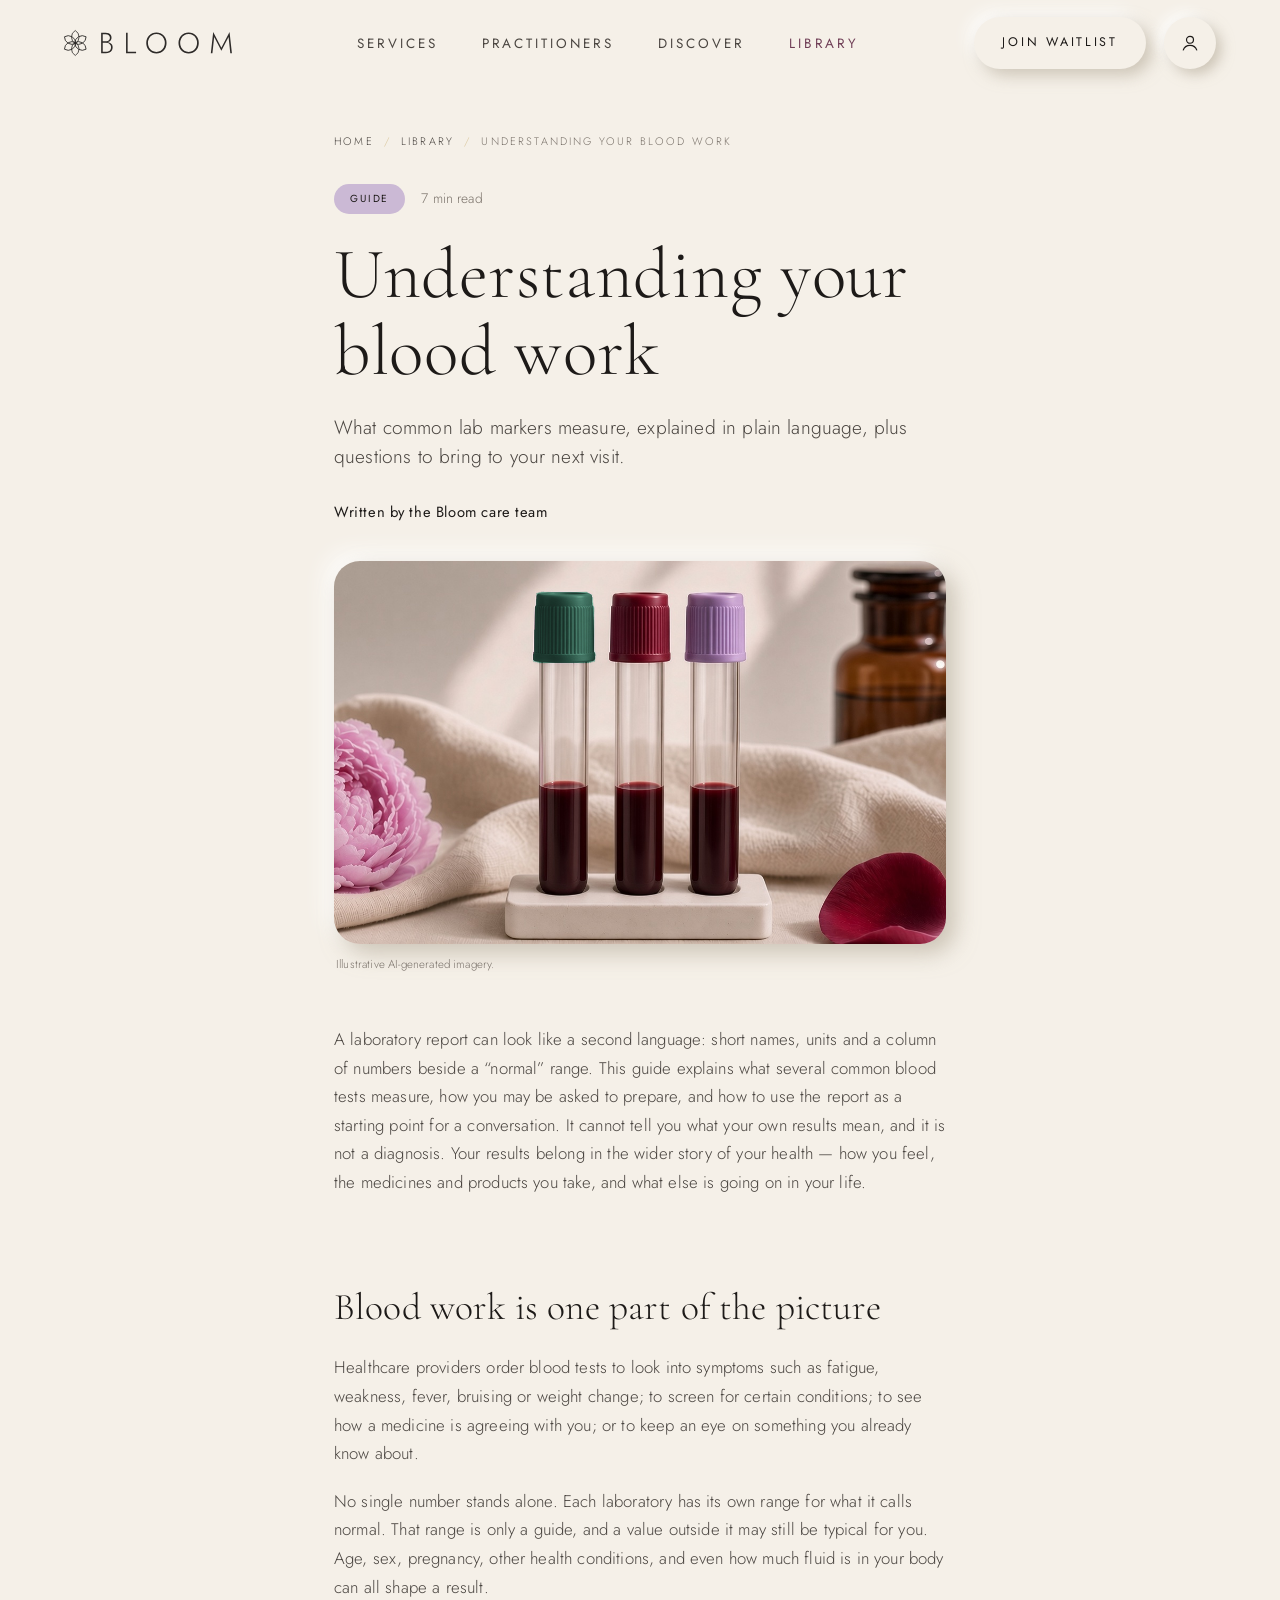
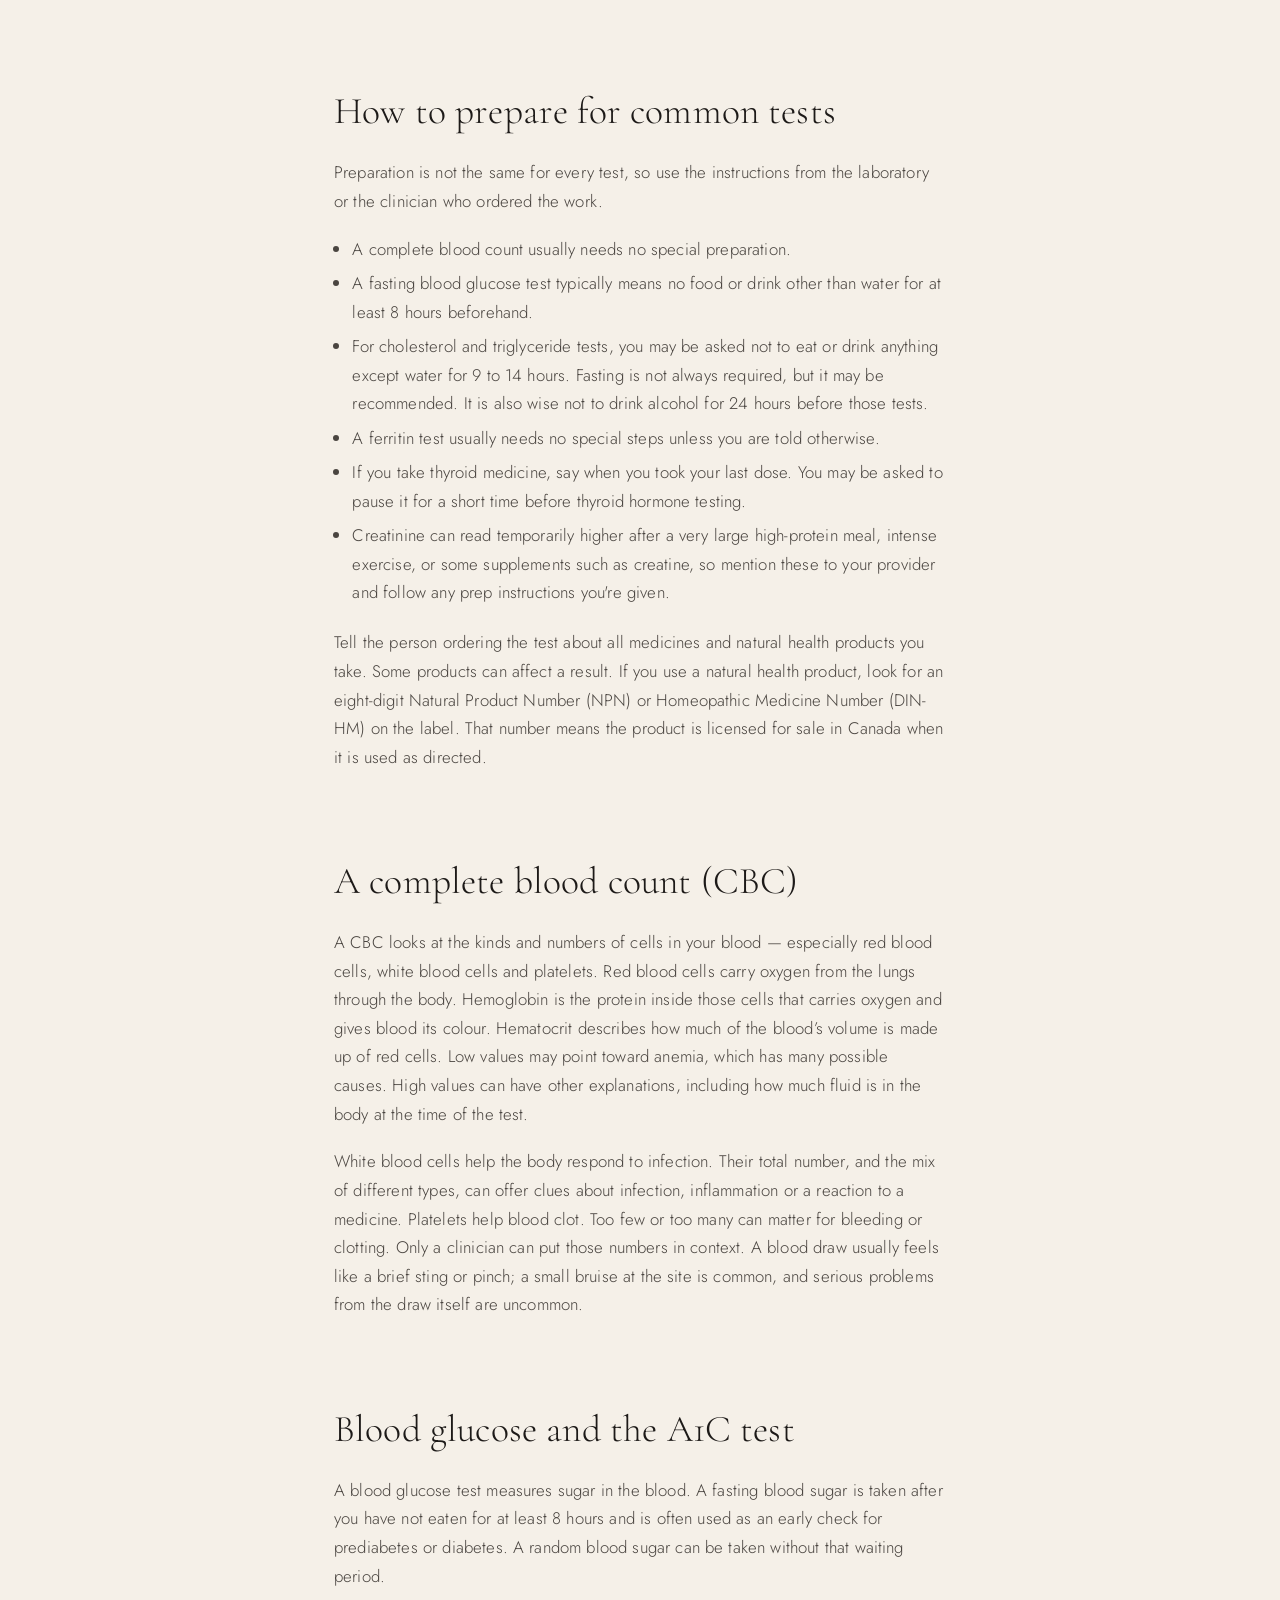
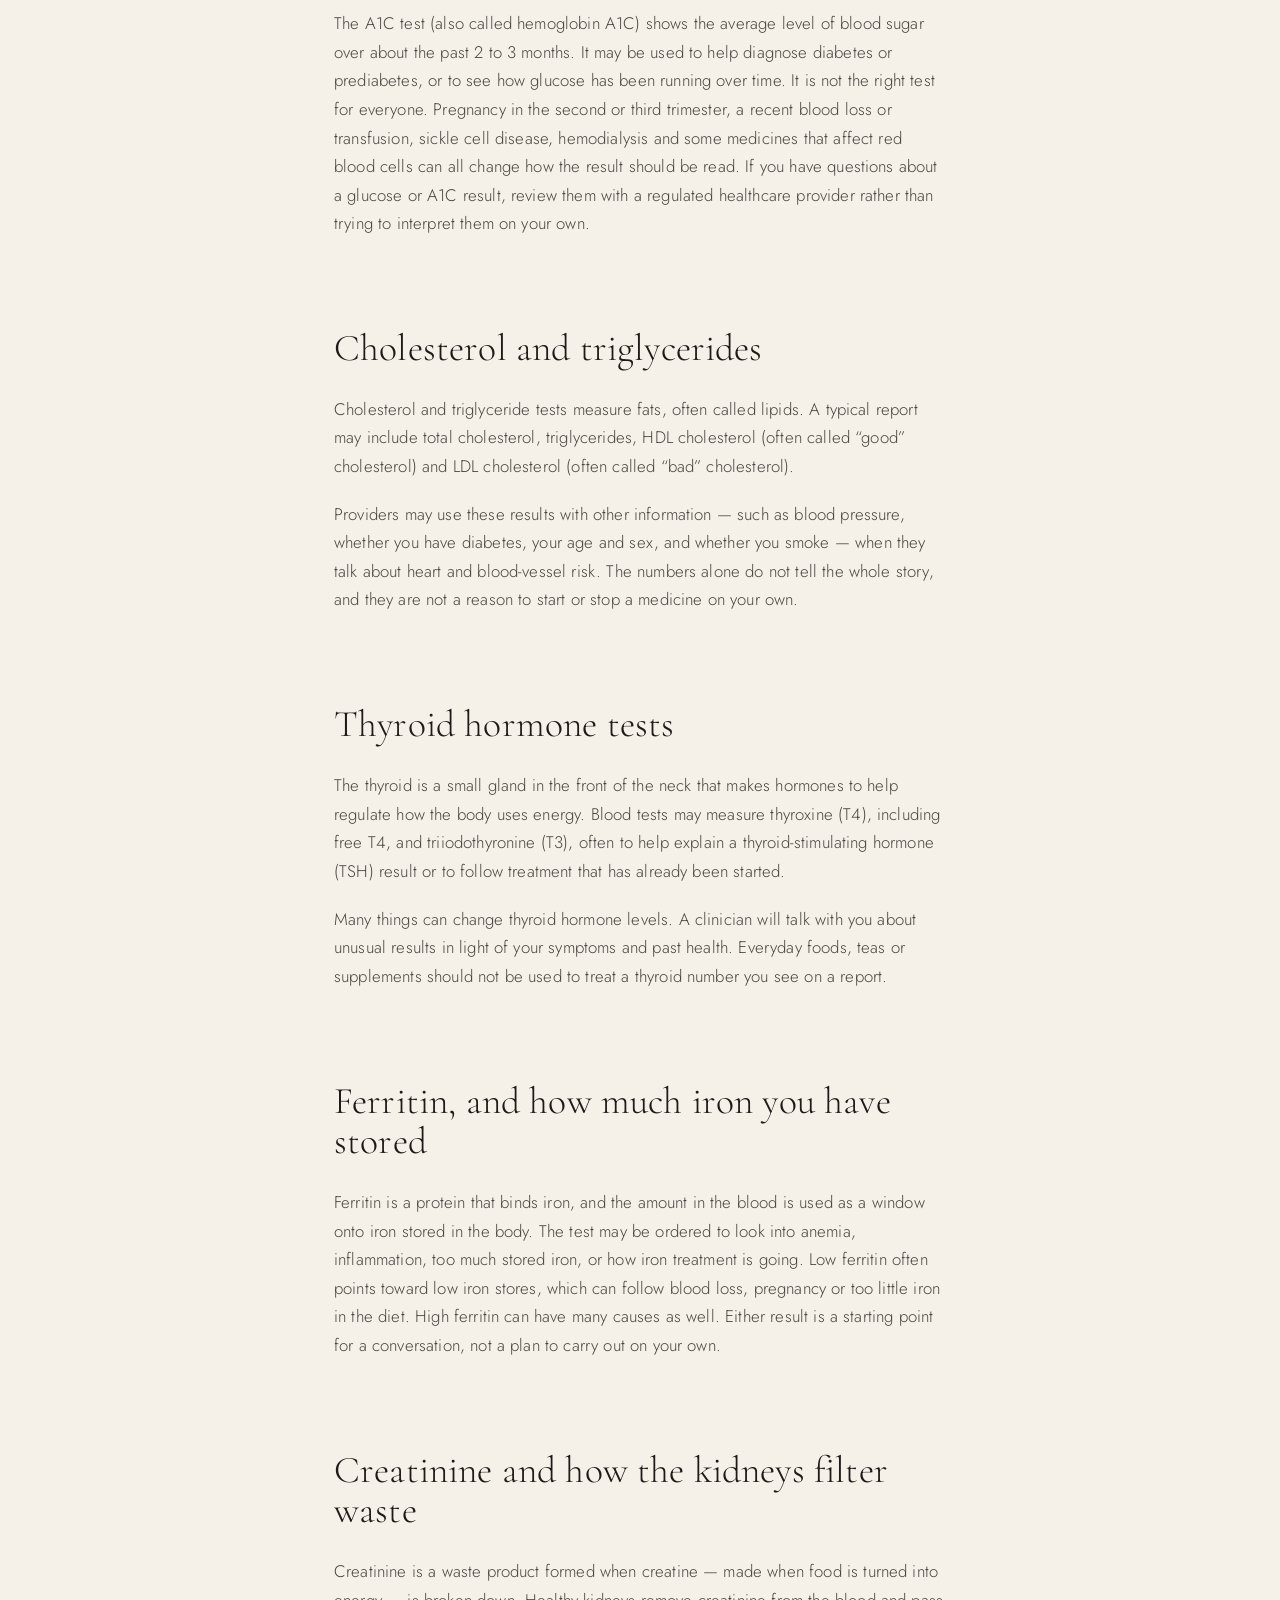
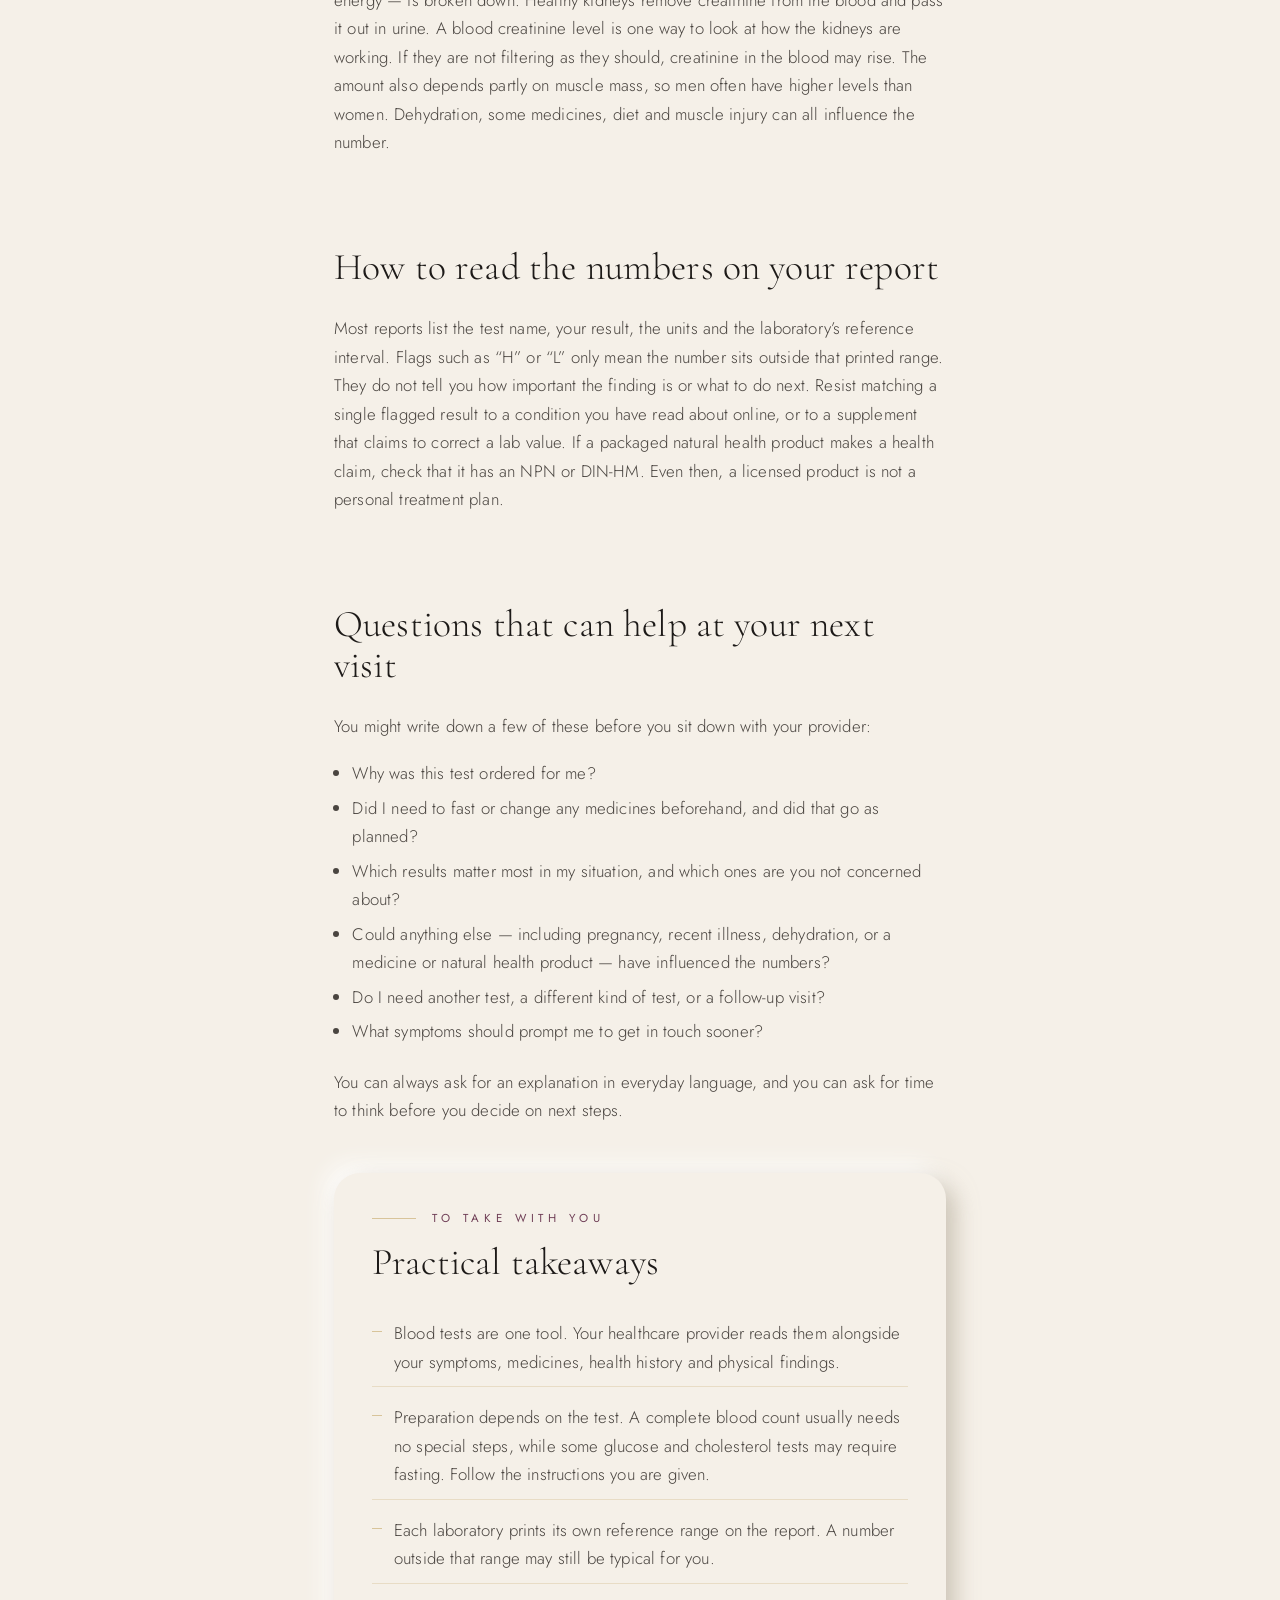
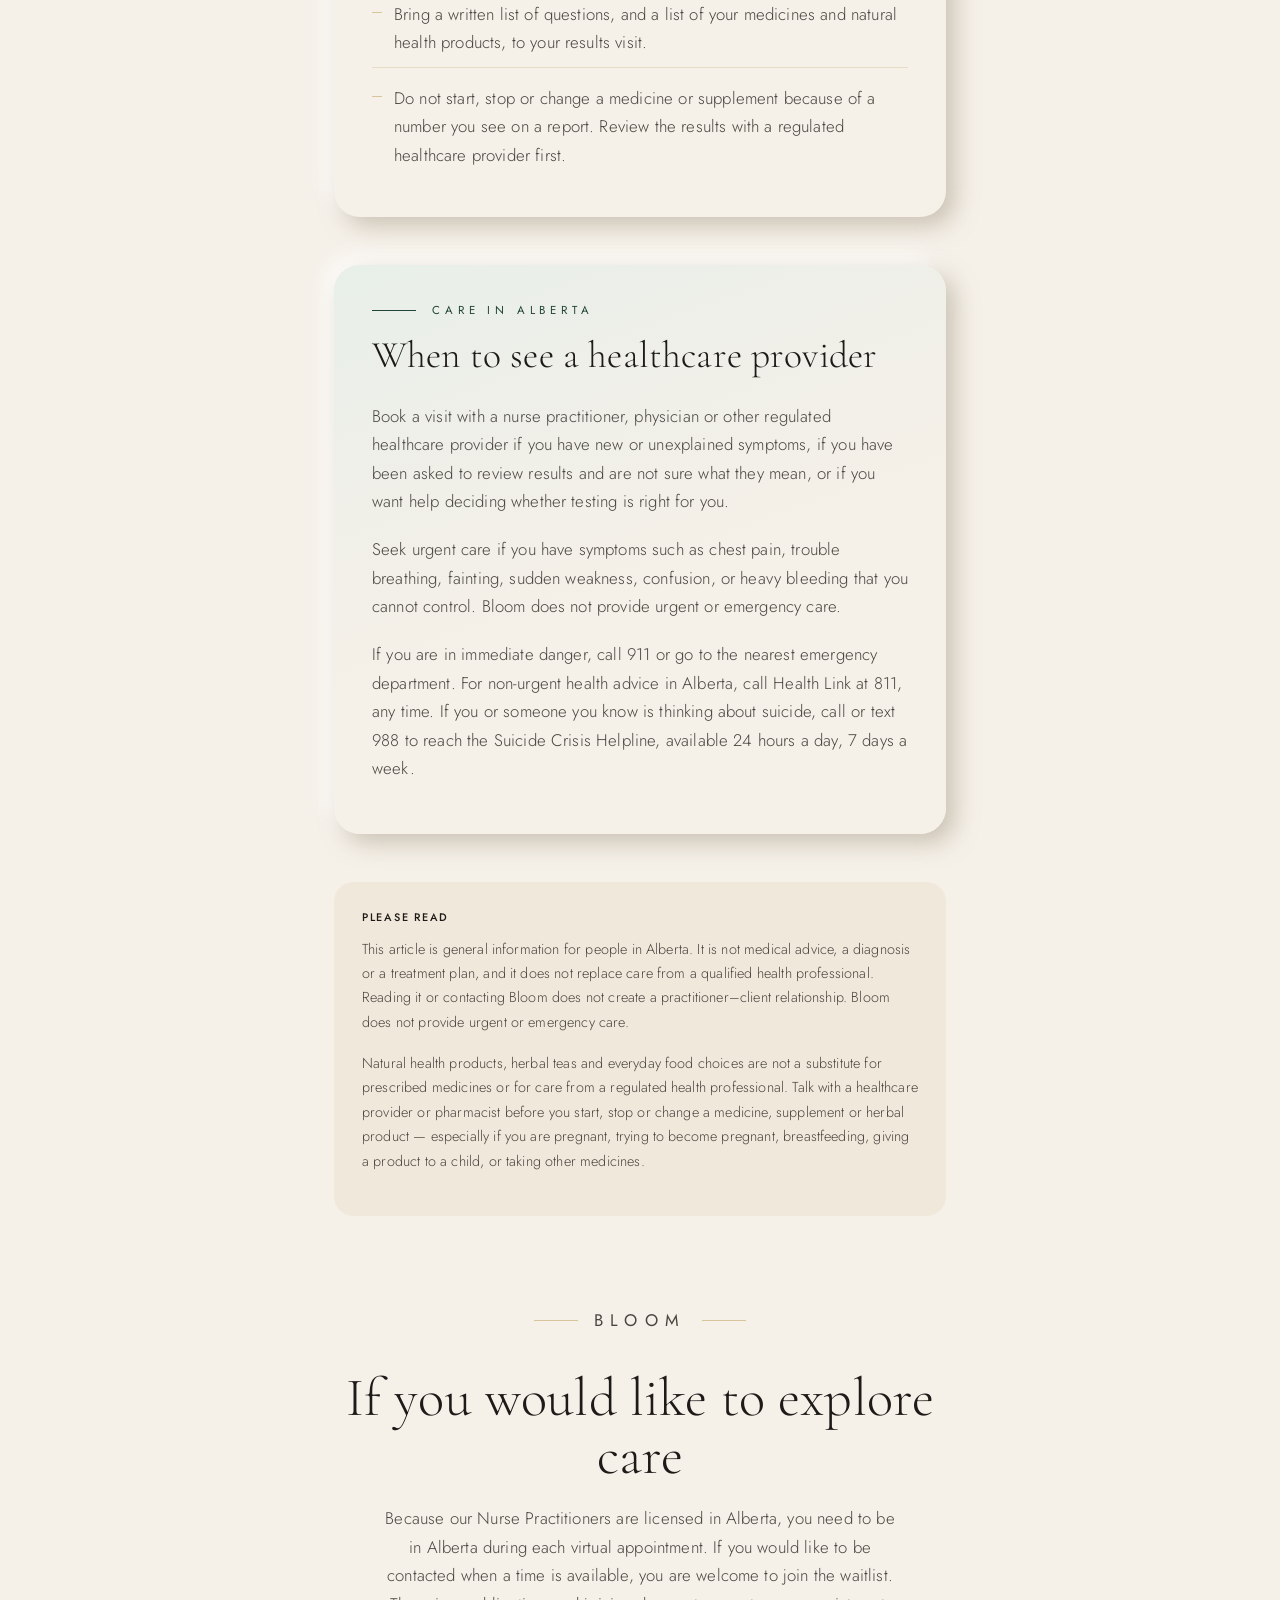
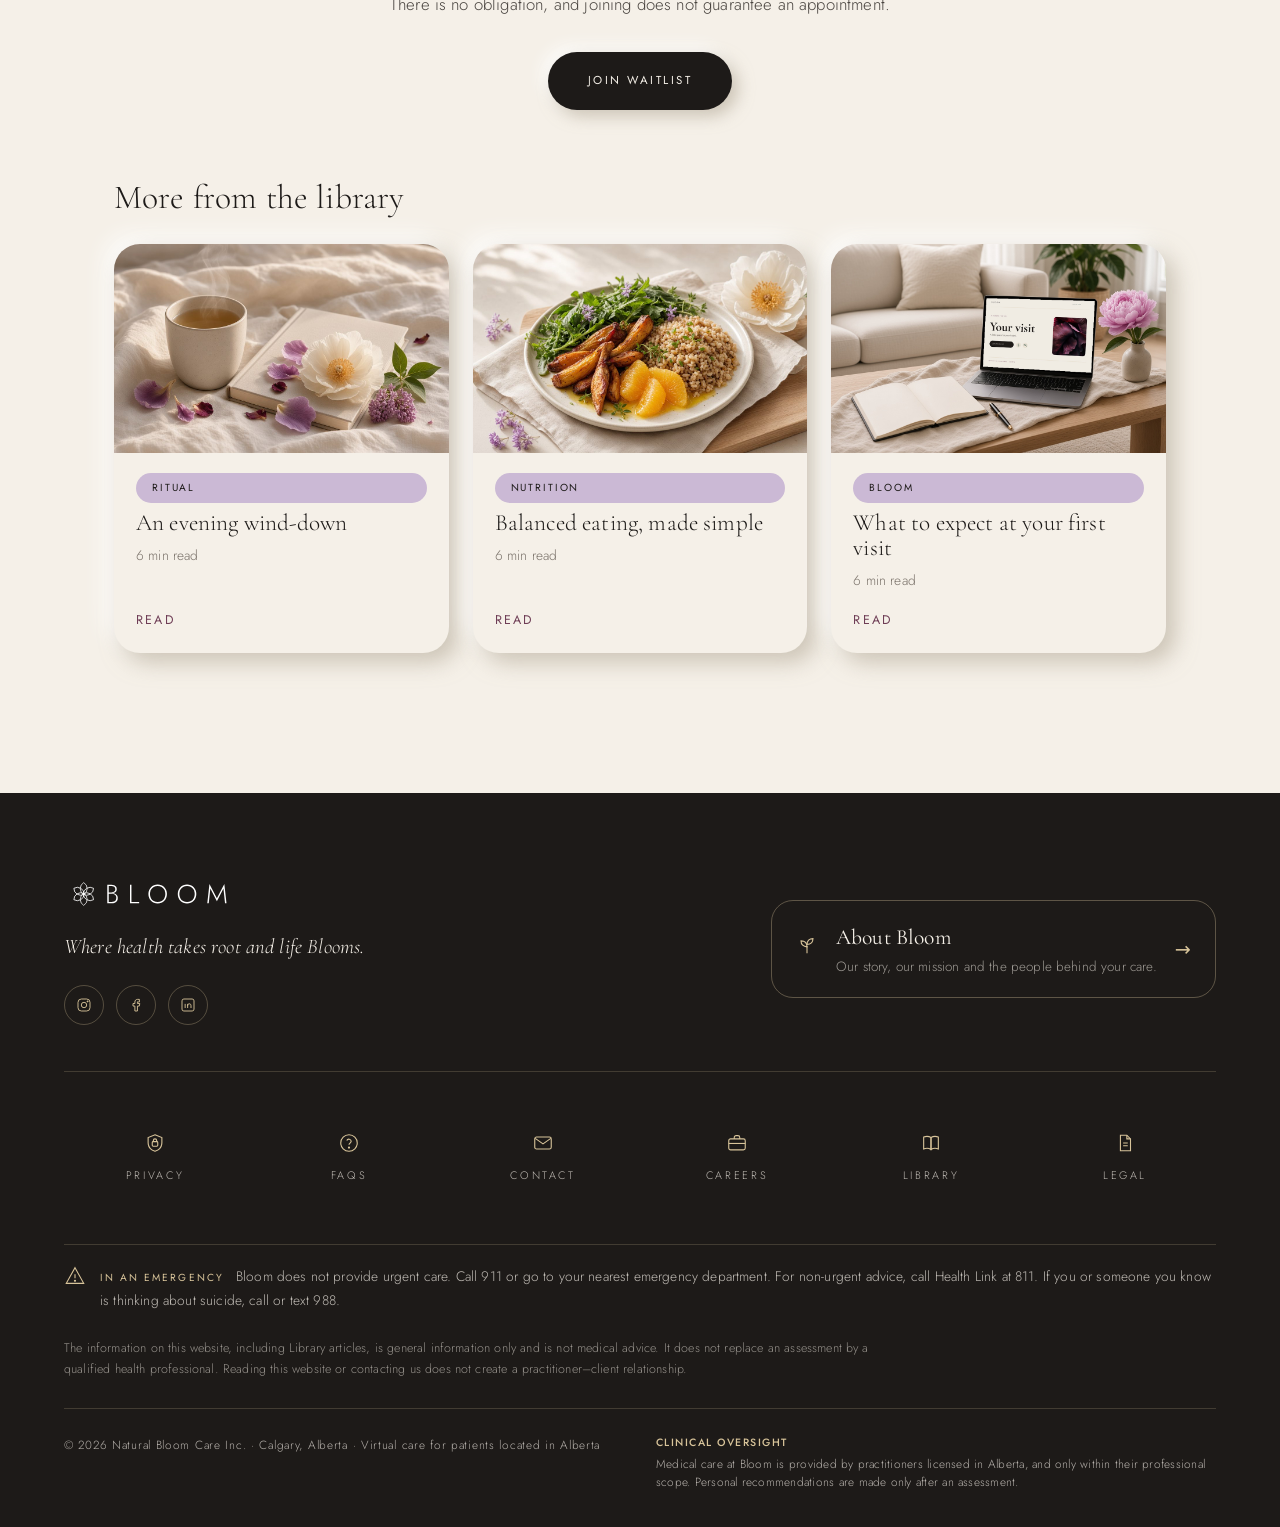
<file: library/understanding-your-blood-work.html>
<!DOCTYPE html>
<html lang="en-CA">
<head>
<meta charset="UTF-8">
<meta name="viewport" content="width=device-width, initial-scale=1.0">
<meta name="color-scheme" content="light only">
<title>Understanding your blood work — Bloom Library</title>
<link rel="icon" href="/assets/logo/favicon.svg" type="image/svg+xml">
<meta name="description" content="A plain-language guide to common blood tests such as CBC, glucose, A1C, cholesterol, thyroid hormones, ferritin and creatinine, with questions to bring to your healthcare provider in Alberta.">
<link rel="canonical" href="https://naturalbloom.ca/library/understanding-your-blood-work.html">
<meta property="og:title" content="Understanding your blood work — Bloom Library">
<meta property="og:description" content="A plain-language guide to common blood tests such as CBC, glucose, A1C, cholesterol, thyroid hormones, ferritin and creatinine, with questions to bring to your healthcare provider in Alberta.">
<meta property="og:type" content="article">
<meta property="og:url" content="https://naturalbloom.ca/library/understanding-your-blood-work.html">
<meta property="og:image" content="https://naturalbloom.ca/library/images/understanding-your-blood-work.jpg">
<link rel="stylesheet" href="/assets/fonts.css">
<link rel="stylesheet" href="article.css">
<style id="bloom-nav-logo">
/* ===== Bloom animated logo in the nav (flower grows from a dot on hover / keyboard focus) ===== */
.nav .logo.logo-svg{display:flex;align-items:center;letter-spacing:0;font-size:0;line-height:0;max-width:none;overflow:visible;flex-shrink:0;text-decoration:none;margin-left:-10px}   /* -10px: cancels the SVG's built-in clear-space so the flower lines up with the page content edge */
.nav .logo.logo-svg svg{height:46px;width:auto;display:block}
.nav .logo.logo-svg .bloom-logo{--bloom-ink:#2E2B29}                 /* dark ink on the ivory nav */
.nav.dark .logo.logo-svg .bloom-logo{--bloom-ink:var(--bone,#F5F0E8)}   /* ivory ink when the nav turns dark */
.nav .logo.logo-svg .bloom-logo .ink{transition:fill .5s ease}
.nav .logo.logo-svg:focus-visible{outline:2px solid currentColor;outline-offset:6px;border-radius:4px}
@media (max-width:720px){
  .nav .logo.logo-svg svg{height:30px}
  .nav .logo.logo-svg{max-width:none;overflow:visible;margin-left:-6px}
}
</style>
</head>
<body>
<a class="skip" href="#main">Skip to article</a>
<nav class="nav" id="nav">
  <div class="wrap">
    <a href="/" class="logo logo-svg" aria-label="Bloom Integrative Health – home"><svg class="bloom-logo bl-bn" xmlns="http://www.w3.org/2000/svg" viewBox="-98.69 -154.12 872.17 213.41" aria-hidden="true" focusable="false">
<style>
.bloom-logo{--bloom-ink:#2E2B29;display:block;overflow:visible}
.bloom-logo .hit{fill:transparent;pointer-events:all}
.bloom-logo .ink{fill:var(--bloom-ink)}
.bloom-logo .petal{fill:none;stroke:var(--bloom-ink);stroke-linejoin:miter;stroke-miterlimit:10}
.bloom-logo .seed{fill:var(--bloom-ink);opacity:0;transform-origin:0 0}
.bloom-logo .pw,.bloom-logo .mc{transform-origin:0 0}
@keyframes bloom-seed{0%{transform:scale(0);opacity:0}12%{transform:scale(1.25);opacity:1}22%{transform:scale(1);opacity:1}58%{transform:scale(1);opacity:1}100%{transform:scale(.25);opacity:0}}
@keyframes bloom-grow-0{0%{transform:scale(0.55,0.1) rotate(4.5deg);opacity:0;animation-timing-function:cubic-bezier(.16,.8,.24,1)}14%{opacity:1}72%{transform:scale(1.03) rotate(-0.90deg);animation-timing-function:cubic-bezier(.4,0,.3,1)}100%{transform:scale(1) rotate(0deg);opacity:1}}
@keyframes bloom-draw-0{0%{stroke-dasharray:0 1;animation-timing-function:cubic-bezier(.16,.8,.24,1)}80%{stroke-dasharray:.5 0}99.9%{stroke-dasharray:.5 0}100%{stroke-dasharray:none}}
@keyframes bloom-mask-0{0%{transform:scale(1.16)}4%{transform:scale(4.90)}8%{transform:scale(14.14)}12%{transform:scale(23.87)}16%{transform:scale(32.20)}20%{transform:scale(38.83)}24%{transform:scale(44.02)}28%{transform:scale(48.06)}32%{transform:scale(51.23)}36%{transform:scale(53.71)}40%{transform:scale(55.67)}44%{transform:scale(57.20)}48%{transform:scale(58.39)}52%{transform:scale(59.31)}56%{transform:scale(60.01)}60%{transform:scale(60.53)}64%{transform:scale(60.89)}68%{transform:scale(61.13)}72%{transform:scale(61.26)}76%{transform:scale(61.22)}80%{transform:scale(60.86)}84%{transform:scale(62.36)}88%{transform:scale(66.91)}92%{transform:scale(72.59)}96%{transform:scale(77.43)}100%{transform:scale(79.47)}}
@keyframes bloom-grow-1{0%{transform:scale(0.42,0.08) rotate(-3.5deg);opacity:0;animation-timing-function:cubic-bezier(.22,.7,.2,1)}14%{opacity:1}76%{transform:scale(1.02) rotate(0.70deg);animation-timing-function:cubic-bezier(.4,0,.3,1)}100%{transform:scale(1) rotate(0deg);opacity:1}}
@keyframes bloom-draw-1{0%{stroke-dasharray:0 1;animation-timing-function:cubic-bezier(.22,.7,.2,1)}84%{stroke-dasharray:.5 0}99.9%{stroke-dasharray:.5 0}100%{stroke-dasharray:none}}
@keyframes bloom-mask-1{0%{transform:scale(1.16)}4%{transform:scale(2.27)}8%{transform:scale(7.78)}12%{transform:scale(15.78)}16%{transform:scale(24.32)}20%{transform:scale(31.90)}24%{transform:scale(38.09)}28%{transform:scale(43.03)}32%{transform:scale(46.96)}36%{transform:scale(50.09)}40%{transform:scale(52.59)}44%{transform:scale(54.59)}48%{transform:scale(56.19)}52%{transform:scale(57.46)}56%{transform:scale(58.46)}60%{transform:scale(59.23)}64%{transform:scale(59.80)}68%{transform:scale(60.22)}72%{transform:scale(60.49)}76%{transform:scale(60.65)}80%{transform:scale(60.63)}84%{transform:scale(60.29)}88%{transform:scale(63.01)}92%{transform:scale(69.64)}96%{transform:scale(76.39)}100%{transform:scale(79.47)}}
@keyframes bloom-grow-2{0%{transform:scale(0.6,0.12) rotate(-5.5deg);opacity:0;animation-timing-function:cubic-bezier(.12,.85,.3,1)}14%{opacity:1}70%{transform:scale(1.045) rotate(1.10deg);animation-timing-function:cubic-bezier(.4,0,.3,1)}100%{transform:scale(1) rotate(0deg);opacity:1}}
@keyframes bloom-draw-2{0%{stroke-dasharray:0 1;animation-timing-function:cubic-bezier(.12,.85,.3,1)}78%{stroke-dasharray:.5 0}99.9%{stroke-dasharray:.5 0}100%{stroke-dasharray:none}}
@keyframes bloom-mask-2{0%{transform:scale(1.16)}4%{transform:scale(7.52)}8%{transform:scale(18.11)}12%{transform:scale(27.62)}16%{transform:scale(35.36)}20%{transform:scale(41.48)}24%{transform:scale(46.30)}28%{transform:scale(50.09)}32%{transform:scale(53.06)}36%{transform:scale(55.40)}40%{transform:scale(57.23)}44%{transform:scale(58.65)}48%{transform:scale(59.75)}52%{transform:scale(60.58)}56%{transform:scale(61.19)}60%{transform:scale(61.63)}64%{transform:scale(61.92)}68%{transform:scale(62.10)}70%{transform:scale(62.15)}72%{transform:scale(62.16)}76%{transform:scale(61.91)}78%{transform:scale(61.62)}80%{transform:scale(61.69)}84%{transform:scale(64.10)}88%{transform:scale(68.59)}92%{transform:scale(73.65)}96%{transform:scale(77.77)}100%{transform:scale(79.47)}}
@keyframes bloom-grow-3{0%{transform:scale(0.5,0.09) rotate(3.0deg);opacity:0;animation-timing-function:cubic-bezier(.3,.6,.25,1)}14%{opacity:1}74%{transform:scale(1.025) rotate(-0.60deg);animation-timing-function:cubic-bezier(.4,0,.3,1)}100%{transform:scale(1) rotate(0deg);opacity:1}}
@keyframes bloom-draw-3{0%{stroke-dasharray:0 1;animation-timing-function:cubic-bezier(.3,.6,.25,1)}82%{stroke-dasharray:.5 0}99.9%{stroke-dasharray:.5 0}100%{stroke-dasharray:none}}
@keyframes bloom-mask-3{0%{transform:scale(1.16)}4%{transform:scale(1.19)}8%{transform:scale(3.98)}12%{transform:scale(8.66)}16%{transform:scale(15.13)}20%{transform:scale(22.59)}24%{transform:scale(29.91)}28%{transform:scale(36.36)}32%{transform:scale(41.76)}36%{transform:scale(46.16)}40%{transform:scale(49.71)}44%{transform:scale(52.56)}48%{transform:scale(54.84)}52%{transform:scale(56.64)}56%{transform:scale(58.05)}60%{transform:scale(59.12)}64%{transform:scale(59.90)}68%{transform:scale(60.45)}72%{transform:scale(60.79)}74%{transform:scale(60.89)}76%{transform:scale(60.94)}80%{transform:scale(60.79)}82%{transform:scale(60.57)}84%{transform:scale(60.99)}88%{transform:scale(65.06)}92%{transform:scale(71.29)}96%{transform:scale(76.99)}100%{transform:scale(79.47)}}
@keyframes bloom-grow-4{0%{transform:scale(0.38,0.11) rotate(5.0deg);opacity:0;animation-timing-function:cubic-bezier(.18,.75,.22,1)}14%{opacity:1}68%{transform:scale(1.035) rotate(-1.00deg);animation-timing-function:cubic-bezier(.4,0,.3,1)}100%{transform:scale(1) rotate(0deg);opacity:1}}
@keyframes bloom-draw-4{0%{stroke-dasharray:0 1;animation-timing-function:cubic-bezier(.18,.75,.22,1)}76%{stroke-dasharray:.5 0}99.9%{stroke-dasharray:.5 0}100%{stroke-dasharray:none}}
@keyframes bloom-mask-4{0%{transform:scale(1.16)}4%{transform:scale(4.35)}8%{transform:scale(13.21)}12%{transform:scale(23.22)}16%{transform:scale(31.97)}20%{transform:scale(38.92)}24%{transform:scale(44.32)}28%{transform:scale(48.50)}32%{transform:scale(51.75)}36%{transform:scale(54.29)}40%{transform:scale(56.28)}44%{transform:scale(57.82)}48%{transform:scale(59.01)}52%{transform:scale(59.91)}56%{transform:scale(60.58)}60%{transform:scale(61.05)}64%{transform:scale(61.36)}68%{transform:scale(61.53)}72%{transform:scale(61.53)}76%{transform:scale(61.22)}80%{transform:scale(62.13)}84%{transform:scale(65.31)}88%{transform:scale(69.80)}92%{transform:scale(74.42)}96%{transform:scale(78.02)}100%{transform:scale(79.47)}}
@keyframes bloom-grow-5{0%{transform:scale(0.58,0.07) rotate(-4.0deg);opacity:0;animation-timing-function:cubic-bezier(.25,.9,.35,1)}14%{opacity:1}78%{transform:scale(1.015) rotate(0.80deg);animation-timing-function:cubic-bezier(.4,0,.3,1)}100%{transform:scale(1) rotate(0deg);opacity:1}}
@keyframes bloom-draw-5{0%{stroke-dasharray:0 1;animation-timing-function:cubic-bezier(.25,.9,.35,1)}84%{stroke-dasharray:.5 0}99.9%{stroke-dasharray:.5 0}100%{stroke-dasharray:none}}
@keyframes bloom-mask-5{0%{transform:scale(1.16)}4%{transform:scale(2.40)}8%{transform:scale(7.67)}12%{transform:scale(14.83)}16%{transform:scale(22.70)}20%{transform:scale(30.28)}24%{transform:scale(36.94)}28%{transform:scale(42.47)}32%{transform:scale(46.90)}36%{transform:scale(50.37)}40%{transform:scale(53.05)}44%{transform:scale(55.11)}48%{transform:scale(56.67)}52%{transform:scale(57.84)}56%{transform:scale(58.71)}60%{transform:scale(59.34)}64%{transform:scale(59.79)}68%{transform:scale(60.09)}72%{transform:scale(60.28)}76%{transform:scale(60.39)}78%{transform:scale(60.42)}80%{transform:scale(60.41)}84%{transform:scale(60.23)}88%{transform:scale(62.99)}92%{transform:scale(69.63)}96%{transform:scale(76.38)}100%{transform:scale(79.47)}}
@media (prefers-reduced-motion:no-preference){
/* grows on hover / keyboard-focus of the link around it / .is-growing (JS replay) */
:is(.bl-bn:hover,.bl-bn.is-growing,:is(a,button):is(:hover,:focus-visible) .bl-bn) .pw.p0{animation:bloom-grow-0 1.3s linear 0.48s both}
:is(.bl-bn:hover,.bl-bn.is-growing,:is(a,button):is(:hover,:focus-visible) .bl-bn) .petal.p0{animation:bloom-draw-0 1.3s linear 0.48s both}
:is(.bl-bn:hover,.bl-bn.is-growing,:is(a,button):is(:hover,:focus-visible) .bl-bn) .mc0{animation:bloom-mask-0 1.3s linear 0.48s both}
:is(.bl-bn:hover,.bl-bn.is-growing,:is(a,button):is(:hover,:focus-visible) .bl-bn) .pr0{mask:url(#bn-m0)}
:is(.bl-bn:hover,.bl-bn.is-growing,:is(a,button):is(:hover,:focus-visible) .bl-bn) .pw.p1{animation:bloom-grow-1 1.0s linear 0.67s both}
:is(.bl-bn:hover,.bl-bn.is-growing,:is(a,button):is(:hover,:focus-visible) .bl-bn) .petal.p1{animation:bloom-draw-1 1.0s linear 0.67s both}
:is(.bl-bn:hover,.bl-bn.is-growing,:is(a,button):is(:hover,:focus-visible) .bl-bn) .mc1{animation:bloom-mask-1 1.0s linear 0.67s both}
:is(.bl-bn:hover,.bl-bn.is-growing,:is(a,button):is(:hover,:focus-visible) .bl-bn) .pr1{mask:url(#bn-m1)}
:is(.bl-bn:hover,.bl-bn.is-growing,:is(a,button):is(:hover,:focus-visible) .bl-bn) .pw.p2{animation:bloom-grow-2 1.35s linear 0.39s both}
:is(.bl-bn:hover,.bl-bn.is-growing,:is(a,button):is(:hover,:focus-visible) .bl-bn) .petal.p2{animation:bloom-draw-2 1.35s linear 0.39s both}
:is(.bl-bn:hover,.bl-bn.is-growing,:is(a,button):is(:hover,:focus-visible) .bl-bn) .mc2{animation:bloom-mask-2 1.35s linear 0.39s both}
:is(.bl-bn:hover,.bl-bn.is-growing,:is(a,button):is(:hover,:focus-visible) .bl-bn) .pr2{mask:url(#bn-m2)}
:is(.bl-bn:hover,.bl-bn.is-growing,:is(a,button):is(:hover,:focus-visible) .bl-bn) .pw.p3{animation:bloom-grow-3 1.15s linear 0.22s both}
:is(.bl-bn:hover,.bl-bn.is-growing,:is(a,button):is(:hover,:focus-visible) .bl-bn) .petal.p3{animation:bloom-draw-3 1.15s linear 0.22s both}
:is(.bl-bn:hover,.bl-bn.is-growing,:is(a,button):is(:hover,:focus-visible) .bl-bn) .mc3{animation:bloom-mask-3 1.15s linear 0.22s both}
:is(.bl-bn:hover,.bl-bn.is-growing,:is(a,button):is(:hover,:focus-visible) .bl-bn) .pr3{mask:url(#bn-m3)}
:is(.bl-bn:hover,.bl-bn.is-growing,:is(a,button):is(:hover,:focus-visible) .bl-bn) .pw.p4{animation:bloom-grow-4 1.25s linear 0.56s both}
:is(.bl-bn:hover,.bl-bn.is-growing,:is(a,button):is(:hover,:focus-visible) .bl-bn) .petal.p4{animation:bloom-draw-4 1.25s linear 0.56s both}
:is(.bl-bn:hover,.bl-bn.is-growing,:is(a,button):is(:hover,:focus-visible) .bl-bn) .mc4{animation:bloom-mask-4 1.25s linear 0.56s both}
:is(.bl-bn:hover,.bl-bn.is-growing,:is(a,button):is(:hover,:focus-visible) .bl-bn) .pr4{mask:url(#bn-m4)}
:is(.bl-bn:hover,.bl-bn.is-growing,:is(a,button):is(:hover,:focus-visible) .bl-bn) .pw.p5{animation:bloom-grow-5 0.9s linear 0.31s both}
:is(.bl-bn:hover,.bl-bn.is-growing,:is(a,button):is(:hover,:focus-visible) .bl-bn) .petal.p5{animation:bloom-draw-5 0.9s linear 0.31s both}
:is(.bl-bn:hover,.bl-bn.is-growing,:is(a,button):is(:hover,:focus-visible) .bl-bn) .mc5{animation:bloom-mask-5 0.9s linear 0.31s both}
:is(.bl-bn:hover,.bl-bn.is-growing,:is(a,button):is(:hover,:focus-visible) .bl-bn) .pr5{mask:url(#bn-m5)}
:is(.bl-bn:hover,.bl-bn.is-growing,:is(a,button):is(:hover,:focus-visible) .bl-bn) .seed{animation:bloom-seed 1.25s ease-out 0s both}
}
</style>
<defs><radialGradient id="bn-g"><stop offset="0" stop-color="#fff"/><stop offset=".8" stop-color="#fff"/><stop offset="1" stop-color="#fff" stop-opacity="0"/></radialGradient><mask id="bn-m0" maskUnits="userSpaceOnUse" x="-83.45" y="-83.45" width="166.9" height="166.9"><circle class="mc mc0" r="1" fill="url(#bn-g)" transform="scale(79.47)"/></mask><mask id="bn-m1" maskUnits="userSpaceOnUse" x="-83.45" y="-83.45" width="166.9" height="166.9"><circle class="mc mc1" r="1" fill="url(#bn-g)" transform="scale(79.47)"/></mask><mask id="bn-m2" maskUnits="userSpaceOnUse" x="-83.45" y="-83.45" width="166.9" height="166.9"><circle class="mc mc2" r="1" fill="url(#bn-g)" transform="scale(79.47)"/></mask><mask id="bn-m3" maskUnits="userSpaceOnUse" x="-83.45" y="-83.45" width="166.9" height="166.9"><circle class="mc mc3" r="1" fill="url(#bn-g)" transform="scale(79.47)"/></mask><mask id="bn-m4" maskUnits="userSpaceOnUse" x="-83.45" y="-83.45" width="166.9" height="166.9"><circle class="mc mc4" r="1" fill="url(#bn-g)" transform="scale(79.47)"/></mask><mask id="bn-m5" maskUnits="userSpaceOnUse" x="-83.45" y="-83.45" width="166.9" height="166.9"><circle class="mc mc5" r="1" fill="url(#bn-g)" transform="scale(79.47)"/></mask></defs>
<rect class="hit" x="-98.69" y="-154.12" width="872.17" height="213.41"/>
<g class="flower" transform="translate(0 -47.42)"><g class="pr pr0" transform="rotate(0)"><g class="pw p0"><path class="petal p0" pathLength="1" stroke-width="3.79" d="M0 2.71A34.8 34.8 0 0 1 0 -57.82A34.8 34.8 0 0 1 0 2.71Z"/></g></g><g class="pr pr1" transform="rotate(60)"><g class="pw p1"><path class="petal p1" pathLength="1" stroke-width="3.79" d="M0 2.71A34.8 34.8 0 0 1 0 -57.82A34.8 34.8 0 0 1 0 2.71Z"/></g></g><g class="pr pr2" transform="rotate(120)"><g class="pw p2"><path class="petal p2" pathLength="1" stroke-width="3.79" d="M0 2.71A34.8 34.8 0 0 1 0 -57.82A34.8 34.8 0 0 1 0 2.71Z"/></g></g><g class="pr pr3" transform="rotate(180)"><g class="pw p3"><path class="petal p3" pathLength="1" stroke-width="3.79" d="M0 2.71A34.8 34.8 0 0 1 0 -57.82A34.8 34.8 0 0 1 0 2.71Z"/></g></g><g class="pr pr4" transform="rotate(240)"><g class="pw p4"><path class="petal p4" pathLength="1" stroke-width="3.79" d="M0 2.71A34.8 34.8 0 0 1 0 -57.82A34.8 34.8 0 0 1 0 2.71Z"/></g></g><g class="pr pr5" transform="rotate(300)"><g class="pw p5"><path class="petal p5" pathLength="1" stroke-width="3.79" d="M0 2.71A34.8 34.8 0 0 1 0 -57.82A34.8 34.8 0 0 1 0 2.71Z"/></g></g><circle class="seed" r="5.2"/></g>
<path class="ink" d="M125.79 -50.94H141.1Q149.1 -50.94 155.19 -53.31Q161.29 -55.68 164.74 -60.35Q168.2 -65.03 168.2 -71.94Q168.2 -79.52 164.81 -84.6Q161.42 -89.68 155.26 -92.26Q149.1 -94.83 140.56 -94.83H119.97V0H141.92Q151.13 0 158.24 -2.98Q165.35 -5.96 169.42 -12.06Q173.48 -18.15 173.48 -27.5Q173.48 -34 170.84 -38.81Q168.2 -43.62 163.79 -46.74Q159.39 -49.85 153.84 -51.41Q148.28 -52.97 142.46 -52.97H125.79V-48.63H141.92Q146.79 -48.63 151.06 -47.28Q155.33 -45.93 158.71 -43.28Q162.1 -40.64 164 -36.78Q165.89 -32.92 165.89 -27.91Q165.89 -20.86 162.91 -16.19Q159.93 -11.52 154.51 -9.08Q149.1 -6.64 141.92 -6.64H127.42V-88.19H140.56Q149.77 -88.19 155.26 -83.79Q160.75 -79.39 160.75 -71.53Q160.75 -65.98 158.04 -62.39Q155.33 -58.8 150.72 -57.03Q146.11 -55.27 140.56 -55.27H125.79ZM235.53 -94.83V0H282.13V-7.04H242.98V-94.83ZM337.13 -47.42Q337.13 -59.34 342.21 -68.62Q347.29 -77.9 356.17 -83.25Q365.04 -88.6 376.42 -88.6Q387.8 -88.6 396.67 -83.25Q405.55 -77.9 410.56 -68.62Q415.57 -59.34 415.57 -47.42Q415.57 -35.63 410.56 -26.28Q405.55 -16.93 396.67 -11.58Q387.8 -6.23 376.42 -6.23Q365.04 -6.23 356.17 -11.58Q347.29 -16.93 342.21 -26.28Q337.13 -35.63 337.13 -47.42ZM329.27 -47.42Q329.27 -36.98 332.8 -28.11Q336.32 -19.24 342.69 -12.67Q349.05 -6.1 357.66 -2.44Q366.26 1.22 376.42 1.22Q386.58 1.22 395.18 -2.44Q403.78 -6.1 410.15 -12.67Q416.52 -19.24 420.04 -28.11Q423.56 -36.98 423.56 -47.42Q423.56 -57.85 420.04 -66.72Q416.52 -75.59 410.15 -82.16Q403.78 -88.73 395.18 -92.39Q386.58 -96.05 376.42 -96.05Q366.26 -96.05 357.66 -92.39Q349.05 -88.73 342.69 -82.16Q336.32 -75.59 332.8 -66.72Q329.27 -57.85 329.27 -47.42ZM486.69 -47.42Q486.69 -59.34 491.77 -68.62Q496.85 -77.9 505.73 -83.25Q514.6 -88.6 525.98 -88.6Q537.36 -88.6 546.23 -83.25Q555.11 -77.9 560.12 -68.62Q565.13 -59.34 565.13 -47.42Q565.13 -35.63 560.12 -26.28Q555.11 -16.93 546.23 -11.58Q537.36 -6.23 525.98 -6.23Q514.6 -6.23 505.73 -11.58Q496.85 -16.93 491.77 -26.28Q486.69 -35.63 486.69 -47.42ZM478.84 -47.42Q478.84 -36.98 482.36 -28.11Q485.88 -19.24 492.25 -12.67Q498.61 -6.1 507.22 -2.44Q515.82 1.22 525.98 1.22Q536.14 1.22 544.74 -2.44Q553.35 -6.1 559.71 -12.67Q566.08 -19.24 569.6 -28.11Q573.12 -36.98 573.12 -47.42Q573.12 -57.85 569.6 -66.72Q566.08 -75.59 559.71 -82.16Q553.35 -88.73 544.74 -92.39Q536.14 -96.05 525.98 -96.05Q515.82 -96.05 507.22 -92.39Q498.61 -88.73 492.25 -82.16Q485.88 -75.59 482.36 -66.72Q478.84 -57.85 478.84 -47.42ZM644.52 -75.05 677.85 -10.97 711.17 -75.05 719.3 0H726.75L715.78 -98.49L677.85 -25.6L639.91 -98.49L628.94 0H636.39Z"/>
</svg></a>
    <button class="menu-btn" id="menuBtn" type="button" aria-expanded="false" aria-controls="navLinks">Menu</button>
    <ul class="nav-links" id="navLinks">
      <li><a href="/#services">Services</a></li>
      <li><a href="/#team">Practitioners</a></li>
      <li><a href="/#about">Discover</a></li>
      <li><a href="/#library" aria-current="page">Library</a></li>
    </ul>
    <div class="nav-right">
      <a href="/#waitlist" class="btn btn-soft">Join waitlist</a>
      <a href="/portal/" class="acct" aria-label="Login" title="Login"><svg viewBox="0 0 24 24" fill="none" stroke="currentColor" stroke-width="1.3"><circle cx="12" cy="8.5" r="3.8"/><path d="M4.5 20c1.2-3.6 4-5.5 7.5-5.5s6.3 1.9 7.5 5.5"/></svg></a>
    </div>
  </div>
</nav>
<main id="main" class="article">
  <article class="article-inner">
    <nav class="crumbs" aria-label="Breadcrumb">
      <a href="/">Home</a><span aria-hidden="true">/</span>
      <a href="/#library">Library</a><span aria-hidden="true">/</span>
      <span>Understanding your blood work</span>
    </nav>
    <header class="article-head">
      <div class="meta-row">
        <span class="pill pill-lilac">Guide</span>
        <span class="readtime">7 min read</span>
      </div>
      <h1>Understanding your blood work</h1>
      <p class="dek">What common lab markers measure, explained in plain language, plus questions to bring to your next visit.</p>
      <p class="byline"><span class="who">Written by the Bloom care team</span></p>
    </header>
    <!-- Illustrative AI-generated imagery for the six Library articles, cropped from 16:9 to 16:10. Not a photograph of a patient, a practitioner, or a laboratory result. -->
<figure class="hero-fig">
      <img src="images/understanding-your-blood-work.jpg" alt="Three collection tubes a little under half full of dark red blood, with emerald, burgundy, and lilac caps, on ivory linen beside a pink flower and an amber bottle">
      <figcaption>Illustrative AI-generated imagery.</figcaption>
    </figure>
    <div class="article-body">
      <p>A laboratory report can look like a second language: short names, units and a column of numbers beside a “normal” range. This guide explains what several common blood tests measure, how you may be asked to prepare, and how to use the report as a starting point for a conversation. It cannot tell you what your own results mean, and it is not a diagnosis. Your results belong in the wider story of your health — how you feel, the medicines and products you take, and what else is going on in your life.</p>

      <h2>Blood work is one part of the picture</h2>
      <p>Healthcare providers order blood tests to look into symptoms such as fatigue, weakness, fever, bruising or weight change; to screen for certain conditions; to see how a medicine is agreeing with you; or to keep an eye on something you already know about.</p>
      <p>No single number stands alone. Each laboratory has its own range for what it calls normal. That range is only a guide, and a value outside it may still be typical for you. Age, sex, pregnancy, other health conditions, and even how much fluid is in your body can all shape a result.</p>

      <h2>How to prepare for common tests</h2>
      <p>Preparation is not the same for every test, so use the instructions from the laboratory or the clinician who ordered the work.</p>
      <ul>
        <li>A complete blood count usually needs no special preparation.</li>
        <li>A fasting blood glucose test typically means no food or drink other than water for at least 8 hours beforehand.</li>
        <li>For cholesterol and triglyceride tests, you may be asked not to eat or drink anything except water for 9 to 14 hours. Fasting is not always required, but it may be recommended. It is also wise not to drink alcohol for 24 hours before those tests.</li>
        <li>A ferritin test usually needs no special steps unless you are told otherwise.</li>
        <li>If you take thyroid medicine, say when you took your last dose. You may be asked to pause it for a short time before thyroid hormone testing.</li>
        <li>Creatinine can read temporarily higher after a very large high-protein meal, intense exercise, or some supplements such as creatine, so mention these to your provider and follow any prep instructions you're given.</li>
      </ul>
      <p>Tell the person ordering the test about all medicines and natural health products you take. Some products can affect a result. If you use a natural health product, look for an eight-digit Natural Product Number (NPN) or Homeopathic Medicine Number (DIN-HM) on the label. That number means the product is licensed for sale in Canada when it is used as directed.</p>

      <h2>A complete blood count (CBC)</h2>
      <p>A CBC looks at the kinds and numbers of cells in your blood — especially red blood cells, white blood cells and platelets. Red blood cells carry oxygen from the lungs through the body. Hemoglobin is the protein inside those cells that carries oxygen and gives blood its colour. Hematocrit describes how much of the blood’s volume is made up of red cells. Low values may point toward anemia, which has many possible causes. High values can have other explanations, including how much fluid is in the body at the time of the test.</p>
      <p>White blood cells help the body respond to infection. Their total number, and the mix of different types, can offer clues about infection, inflammation or a reaction to a medicine. Platelets help blood clot. Too few or too many can matter for bleeding or clotting. Only a clinician can put those numbers in context. A blood draw usually feels like a brief sting or pinch; a small bruise at the site is common, and serious problems from the draw itself are uncommon.</p>

      <h2>Blood glucose and the A1C test</h2>
      <p>A blood glucose test measures sugar in the blood. A fasting blood sugar is taken after you have not eaten for at least 8 hours and is often used as an early check for prediabetes or diabetes. A random blood sugar can be taken without that waiting period.</p>
      <p>The A1C test (also called hemoglobin A1C) shows the average level of blood sugar over about the past 2 to 3 months. It may be used to help diagnose diabetes or prediabetes, or to see how glucose has been running over time. It is not the right test for everyone. Pregnancy in the second or third trimester, a recent blood loss or transfusion, sickle cell disease, hemodialysis and some medicines that affect red blood cells can all change how the result should be read. If you have questions about a glucose or A1C result, review them with a regulated healthcare provider rather than trying to interpret them on your own.</p>

      <h2>Cholesterol and triglycerides</h2>
      <p>Cholesterol and triglyceride tests measure fats, often called lipids. A typical report may include total cholesterol, triglycerides, HDL cholesterol (often called “good” cholesterol) and LDL cholesterol (often called “bad” cholesterol).</p>
      <p>Providers may use these results with other information — such as blood pressure, whether you have diabetes, your age and sex, and whether you smoke — when they talk about heart and blood-vessel risk. The numbers alone do not tell the whole story, and they are not a reason to start or stop a medicine on your own.</p>

      <h2>Thyroid hormone tests</h2>
      <p>The thyroid is a small gland in the front of the neck that makes hormones to help regulate how the body uses energy. Blood tests may measure thyroxine (T4), including free T4, and triiodothyronine (T3), often to help explain a thyroid-stimulating hormone (TSH) result or to follow treatment that has already been started.</p>
      <p>Many things can change thyroid hormone levels. A clinician will talk with you about unusual results in light of your symptoms and past health. Everyday foods, teas or supplements should not be used to treat a thyroid number you see on a report.</p>

      <h2>Ferritin, and how much iron you have stored</h2>
      <p>Ferritin is a protein that binds iron, and the amount in the blood is used as a window onto iron stored in the body. The test may be ordered to look into anemia, inflammation, too much stored iron, or how iron treatment is going. Low ferritin often points toward low iron stores, which can follow blood loss, pregnancy or too little iron in the diet. High ferritin can have many causes as well. Either result is a starting point for a conversation, not a plan to carry out on your own.</p>

      <h2>Creatinine and how the kidneys filter waste</h2>
      <p>Creatinine is a waste product formed when creatine — made when food is turned into energy — is broken down. Healthy kidneys remove creatinine from the blood and pass it out in urine. A blood creatinine level is one way to look at how the kidneys are working. If they are not filtering as they should, creatinine in the blood may rise. The amount also depends partly on muscle mass, so men often have higher levels than women. Dehydration, some medicines, diet and muscle injury can all influence the number.</p>

      <h2>How to read the numbers on your report</h2>
      <p>Most reports list the test name, your result, the units and the laboratory’s reference interval. Flags such as “H” or “L” only mean the number sits outside that printed range. They do not tell you how important the finding is or what to do next. Resist matching a single flagged result to a condition you have read about online, or to a supplement that claims to correct a lab value. If a packaged natural health product makes a health claim, check that it has an NPN or DIN-HM. Even then, a licensed product is not a personal treatment plan.</p>

      <h2>Questions that can help at your next visit</h2>
      <p>You might write down a few of these before you sit down with your provider:</p>
      <ul>
        <li>Why was this test ordered for me?</li>
        <li>Did I need to fast or change any medicines beforehand, and did that go as planned?</li>
        <li>Which results matter most in my situation, and which ones are you not concerned about?</li>
        <li>Could anything else — including pregnancy, recent illness, dehydration, or a medicine or natural health product — have influenced the numbers?</li>
        <li>Do I need another test, a different kind of test, or a follow-up visit?</li>
        <li>What symptoms should prompt me to get in touch sooner?</li>
      </ul>
      <p>You can always ask for an explanation in everyday language, and you can ask for time to think before you decide on next steps.</p>

      <aside class="callout takeaways">
        <p class="eyebrow">To take with you</p>
        <h2>Practical takeaways</h2>
        <ul>
          <li>Blood tests are one tool. Your healthcare provider reads them alongside your symptoms, medicines, health history and physical findings.</li>
          <li>Preparation depends on the test. A complete blood count usually needs no special steps, while some glucose and cholesterol tests may require fasting. Follow the instructions you are given.</li>
          <li>Each laboratory prints its own reference range on the report. A number outside that range may still be typical for you.</li>
          <li>Bring a written list of questions, and a list of your medicines and natural health products, to your results visit.</li>
          <li>Do not start, stop or change a medicine or supplement because of a number you see on a report. Review the results with a regulated healthcare provider first.</li>
        </ul>
      </aside>
      <aside class="callout care">
        <p class="eyebrow">Care in Alberta</p>
        <h2>When to see a healthcare provider</h2>
        <p>Book a visit with a nurse practitioner, physician or other regulated healthcare provider if you have new or unexplained symptoms, if you have been asked to review results and are not sure what they mean, or if you want help deciding whether testing is right for you.</p>
        <p>Seek urgent care if you have symptoms such as chest pain, trouble breathing, fainting, sudden weakness, confusion, or heavy bleeding that you cannot control. Bloom does not provide urgent or emergency care.</p>
        <p>If you are in immediate danger, call 911 or go to the nearest emergency department. For non-urgent health advice in Alberta, call Health Link at 811, any time. If you or someone you know is thinking about suicide, call or text 988 to reach the Suicide Crisis Helpline, available 24 hours a day, 7 days a week.</p>
      </aside>
      <aside class="disclaimer" role="note">
  <strong>Please read</strong>
  <p>This article is general information for people in Alberta. It is not medical advice, a diagnosis or a treatment plan, and it does not replace care from a qualified health professional. Reading it or contacting Bloom does not create a practitioner–client relationship. Bloom does not provide urgent or emergency care.</p>
  <p>Natural health products, herbal teas and everyday food choices are not a substitute for prescribed medicines or for care from a regulated health professional. Talk with a healthcare provider or pharmacist before you start, stop or change a medicine, supplement or herbal product — especially if you are pregnant, trying to become pregnant, breastfeeding, giving a product to a child, or taking other medicines.</p>
</aside>
    </div>
  </article>
  <aside class="cta-band">
    <div class="article-inner">
      <p class="eyebrow">Bloom</p>
      <h2>If you would like to explore care</h2>
      <p>Because our Nurse Practitioners are licensed in Alberta, you need to be in Alberta during each virtual appointment. If you would like to be contacted when a time is available, you are welcome to join the waitlist. There is no obligation, and joining does not guarantee an appointment.</p>
      <a class="btn btn-solid" href="/#waitlist">Join waitlist</a>
    </div>
  </aside>
  <aside class="related">
    <div class="related-inner">
      <h2>More from the library</h2>
      <div class="rel-grid">
      <a class="rel neo" href="an-evening-wind-down.html">
        <img src="images/an-evening-wind-down.jpg" alt="A ceramic cup of tea beside a closed book, a white flower and lilac petals on rumpled linen">
        <div class="body">
          <span class="pill pill-lilac">Ritual</span>
          <h3>An evening wind-down</h3>
          <p class="small">6 min read</p>
          <span class="link">Read</span>
        </div>
      </a>
      <a class="rel neo" href="balanced-eating-made-simple.html">
          <img src="images/balanced-eating-made-simple.jpg" alt="A plate of grains, roasted vegetables, leafy greens and orange segments on linen, with a white flower beside it">
          <div class="body">
            <span class="pill pill-lilac">Nutrition</span>
            <h3>Balanced eating, made simple</h3>
            <p class="small">6 min read</p>
            <span class="link">Read</span>
          </div>
      </a>
      <a class="rel neo" href="what-to-expect-at-your-first-visit.html">
        <img src="images/what-to-expect-at-your-first-visit.jpg" alt="A cream living room and oak table, with an open notebook, a pen, and a laptop showing a Bloom screen titled Your visit with a burgundy flower, beside a lilac flower in a vase">
        <div class="body">
          <span class="pill pill-lilac">Bloom</span>
          <h3>What to expect at your first visit</h3>
          <p class="small">6 min read</p>
          <span class="link">Read</span>
        </div>
      </a>
      </div>
    </div>
  </aside>
</main>
<footer class="f2">
  <div class="wrap">
    <div class="f2-top">
      <div class="f2-brand"><span class="logo"><img src="/assets/logo/bloom-logo-animated-hover-white.svg" alt="Bloom Integrative Health"></span><p class="tl">Where health takes root and life Blooms.</p>
        <div class="f2-social">
          <a href="https://www.instagram.com/naturalbloom.ca/" target="_blank" rel="noopener noreferrer" aria-label="Instagram (opens in a new tab)"><svg viewBox="0 0 24 24" fill="none" stroke="currentColor" stroke-width="1.2"><rect x="4" y="4" width="16" height="16" rx="4.5"/><circle cx="12" cy="12" r="3.6"/><circle cx="16.8" cy="7.2" r=".7" fill="currentColor"/></svg></a>
          <a href="#" aria-label="Facebook"><svg viewBox="0 0 24 24" fill="none" stroke="currentColor" stroke-width="1.2"><path d="M14 8h2.5V4.5H14c-2.2 0-3.5 1.5-3.5 3.6V10H8v3.4h2.5V20h3.4v-6.6h2.5l.6-3.4h-3.1V8.6c0-.4.2-.6.6-.6z"/></svg></a>
          <a href="#" aria-label="LinkedIn"><svg viewBox="0 0 24 24" fill="none" stroke="currentColor" stroke-width="1.2"><rect x="4" y="4" width="16" height="16" rx="2.5"/><path d="M8.2 10.5V16M8.2 7.8v.01"/><path d="M11.5 16v-5.5M11.5 13c0-1.6 1-2.6 2.3-2.6s2.2.8 2.2 2.6V16"/></svg></a>
        </div>
      </div>
      <a href="/#about" class="f2-about">
        <span class="f2-about-ic"><svg viewBox="0 0 24 24" fill="none" stroke="currentColor" stroke-width="1.2"><path d="M12 21v-8"/><path d="M12 14c-4 0-6.5-2.5-6.5-6.5 4 0 6.5 2.5 6.5 6.5z"/><path d="M12 11.5c0-4 2.5-6.5 6.5-6.5 0 4-2.5 6.5-6.5 6.5z"/></svg></span>
        <span class="f2-about-tx"><b>About Bloom</b><span>Our story, our mission and the people behind your care.</span></span>
        <span class="f2-arrow">→</span>
      </a>
    </div>
    <nav class="f2-nav" aria-label="Footer">
      <a href="/#privacy"><svg viewBox="0 0 24 24" fill="none" stroke="currentColor" stroke-width="1.2"><path d="M12 3l7.5 3v5.5c0 4.6-3.2 8.2-7.5 9.5-4.3-1.3-7.5-4.9-7.5-9.5V6z"/><rect x="9" y="10.5" width="6" height="5" rx="1"/><path d="M10.2 10.5V9.3a1.8 1.8 0 013.6 0v1.2"/></svg><span>Privacy</span></a>
      <a href="/#faq"><svg viewBox="0 0 24 24" fill="none" stroke="currentColor" stroke-width="1.2"><circle cx="12" cy="12" r="9"/><path d="M9.6 9.3a2.5 2.5 0 014.8.9c0 1.7-2.4 2.1-2.4 3.6"/><circle cx="12" cy="17" r=".6" fill="currentColor"/></svg><span>FAQs</span></a>
      <a href="mailto:hello@naturalbloom.ca"><svg viewBox="0 0 24 24" fill="none" stroke="currentColor" stroke-width="1.2"><rect x="3" y="5.5" width="18" height="13" rx="2"/><path d="M3.5 7l8.5 6 8.5-6"/></svg><span>Contact</span></a>
      <a href="/#careers"><svg viewBox="0 0 24 24" fill="none" stroke="currentColor" stroke-width="1.2"><rect x="3" y="7.5" width="18" height="12" rx="2"/><path d="M9 7.5V6a2 2 0 012-2h2a2 2 0 012 2v1.5"/><path d="M3 12.5h18"/></svg><span>Careers</span></a>
      <a href="/#library"><svg viewBox="0 0 24 24" fill="none" stroke="currentColor" stroke-width="1.2"><path d="M4 5.5c2.5-1 5.5-1 8 .5v13c-2.5-1.5-5.5-1.5-8-.5z"/><path d="M20 5.5c-2.5-1-5.5-1-8 .5v13c2.5-1.5 5.5-1.5 8-.5z"/></svg><span>Library</span></a>
      <a href="/#legal"><svg viewBox="0 0 24 24" fill="none" stroke="currentColor" stroke-width="1.2"><path d="M7 3.5h7l4 4v13H7z"/><path d="M14 3.5v4h4"/><path d="M10 12h5M10 15h5"/></svg><span>Legal</span></a>
    </nav>
    <div class="f2-emergency">
      <svg viewBox="0 0 24 24" fill="none" stroke="currentColor" stroke-width="1.2"><path d="M12 3l9.5 17h-19z"/><path d="M12 10v4.5"/><circle cx="12" cy="17.2" r=".6" fill="currentColor"/></svg>
      <span><b>In an emergency</b> Bloom does not provide urgent care. Call 911 or go to your nearest emergency department. For non-urgent advice, call Health Link at 811. If you or someone you know is thinking about suicide, call or text 988.</span>
    </div>
    <p class="f-disc">The information on this website, including Library articles, is general information only and is not medical advice. It does not replace an assessment by a qualified health professional. Reading this website or contacting us does not create a practitioner–client relationship.</p>
    <div class="f-base">
      <span>© 2026 Natural Bloom Care Inc. · Calgary, Alberta · Virtual care for patients located in Alberta</span>
      <p class="oversight"><b>Clinical oversight</b> Medical care at Bloom is provided by practitioners licensed in Alberta, and only within their professional scope. Personal recommendations are made only after an assessment.</p>
    </div>
  </div>
</footer>
<script>
(function(){
  var nav = document.getElementById('nav');
  var btn = document.getElementById('menuBtn');
  function onScroll(){ nav.classList.toggle('scrolled', window.scrollY > 8); }
  onScroll();
  window.addEventListener('scroll', onScroll, {passive:true});
  if (btn){
    btn.addEventListener('click', function(){
      var open = nav.classList.toggle('open');
      btn.setAttribute('aria-expanded', open ? 'true' : 'false');
    });
  }
})();
</script>
</body>
</html>
</file>
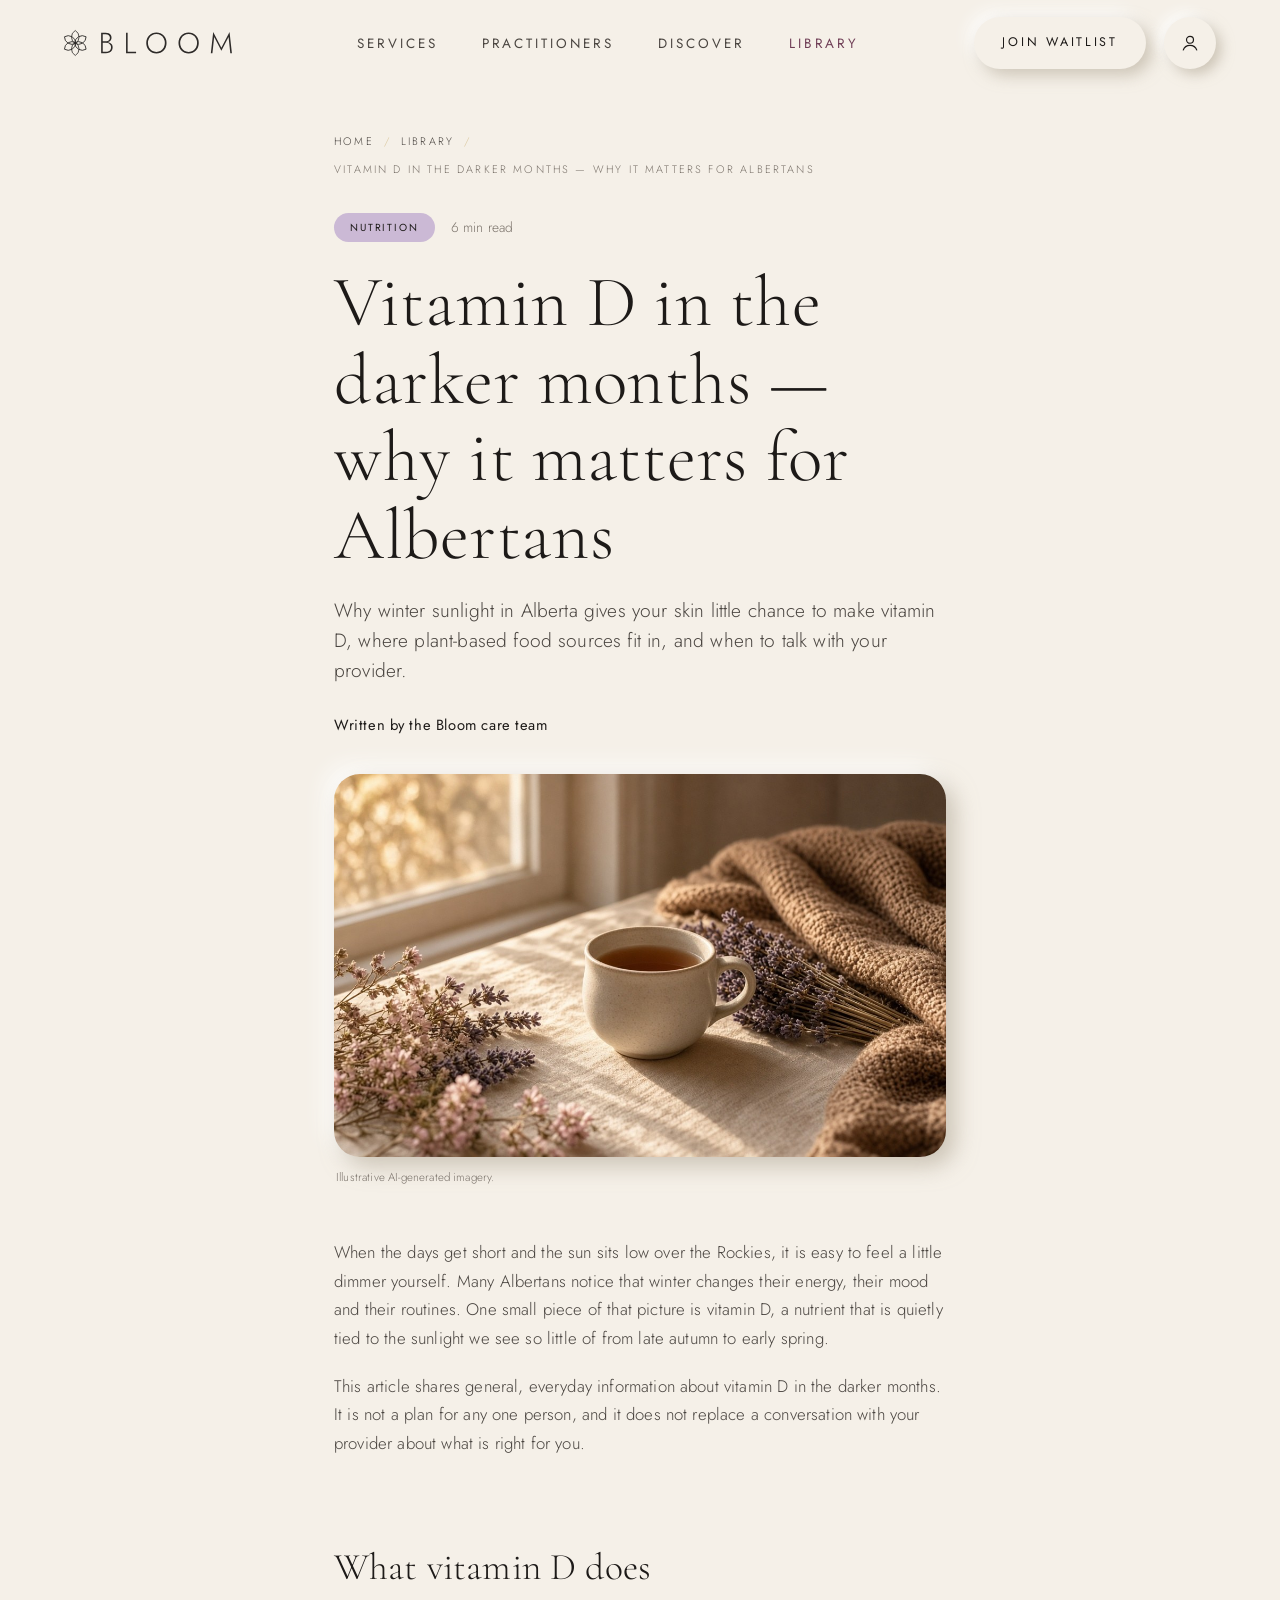
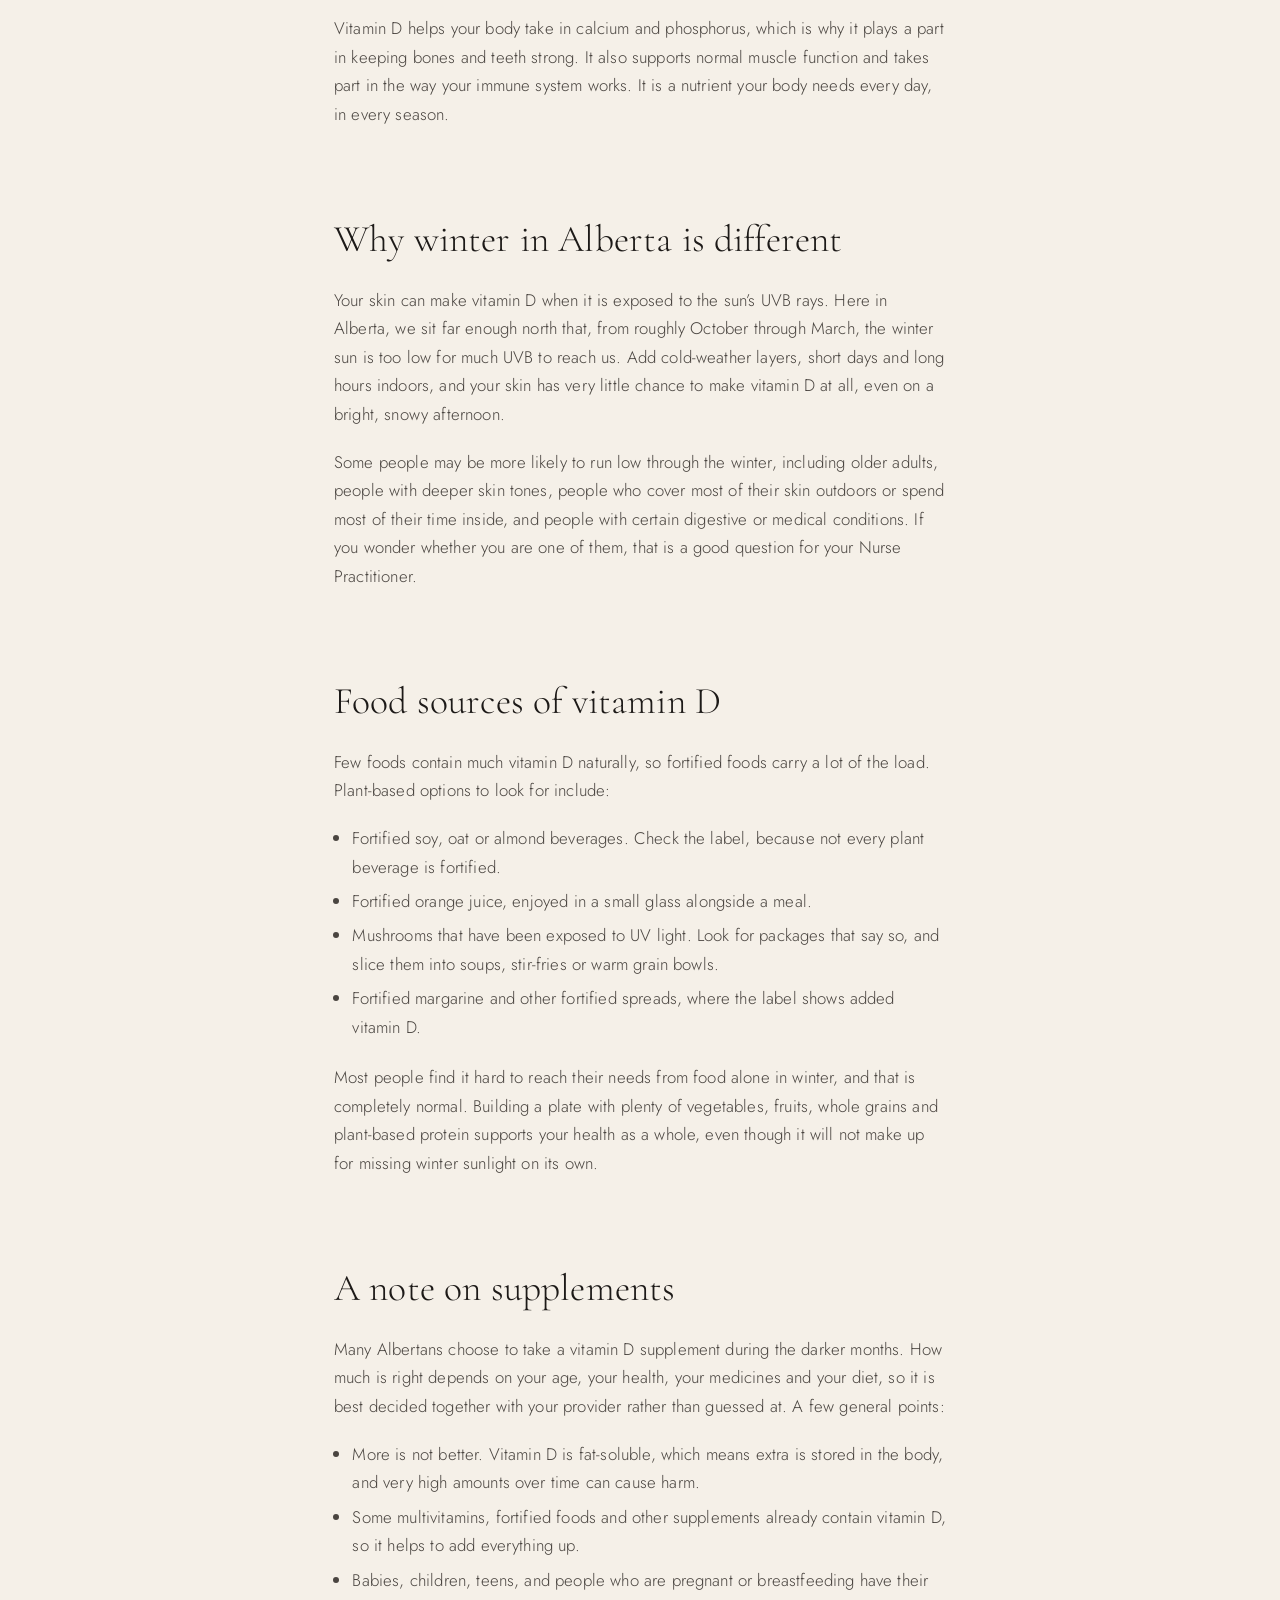
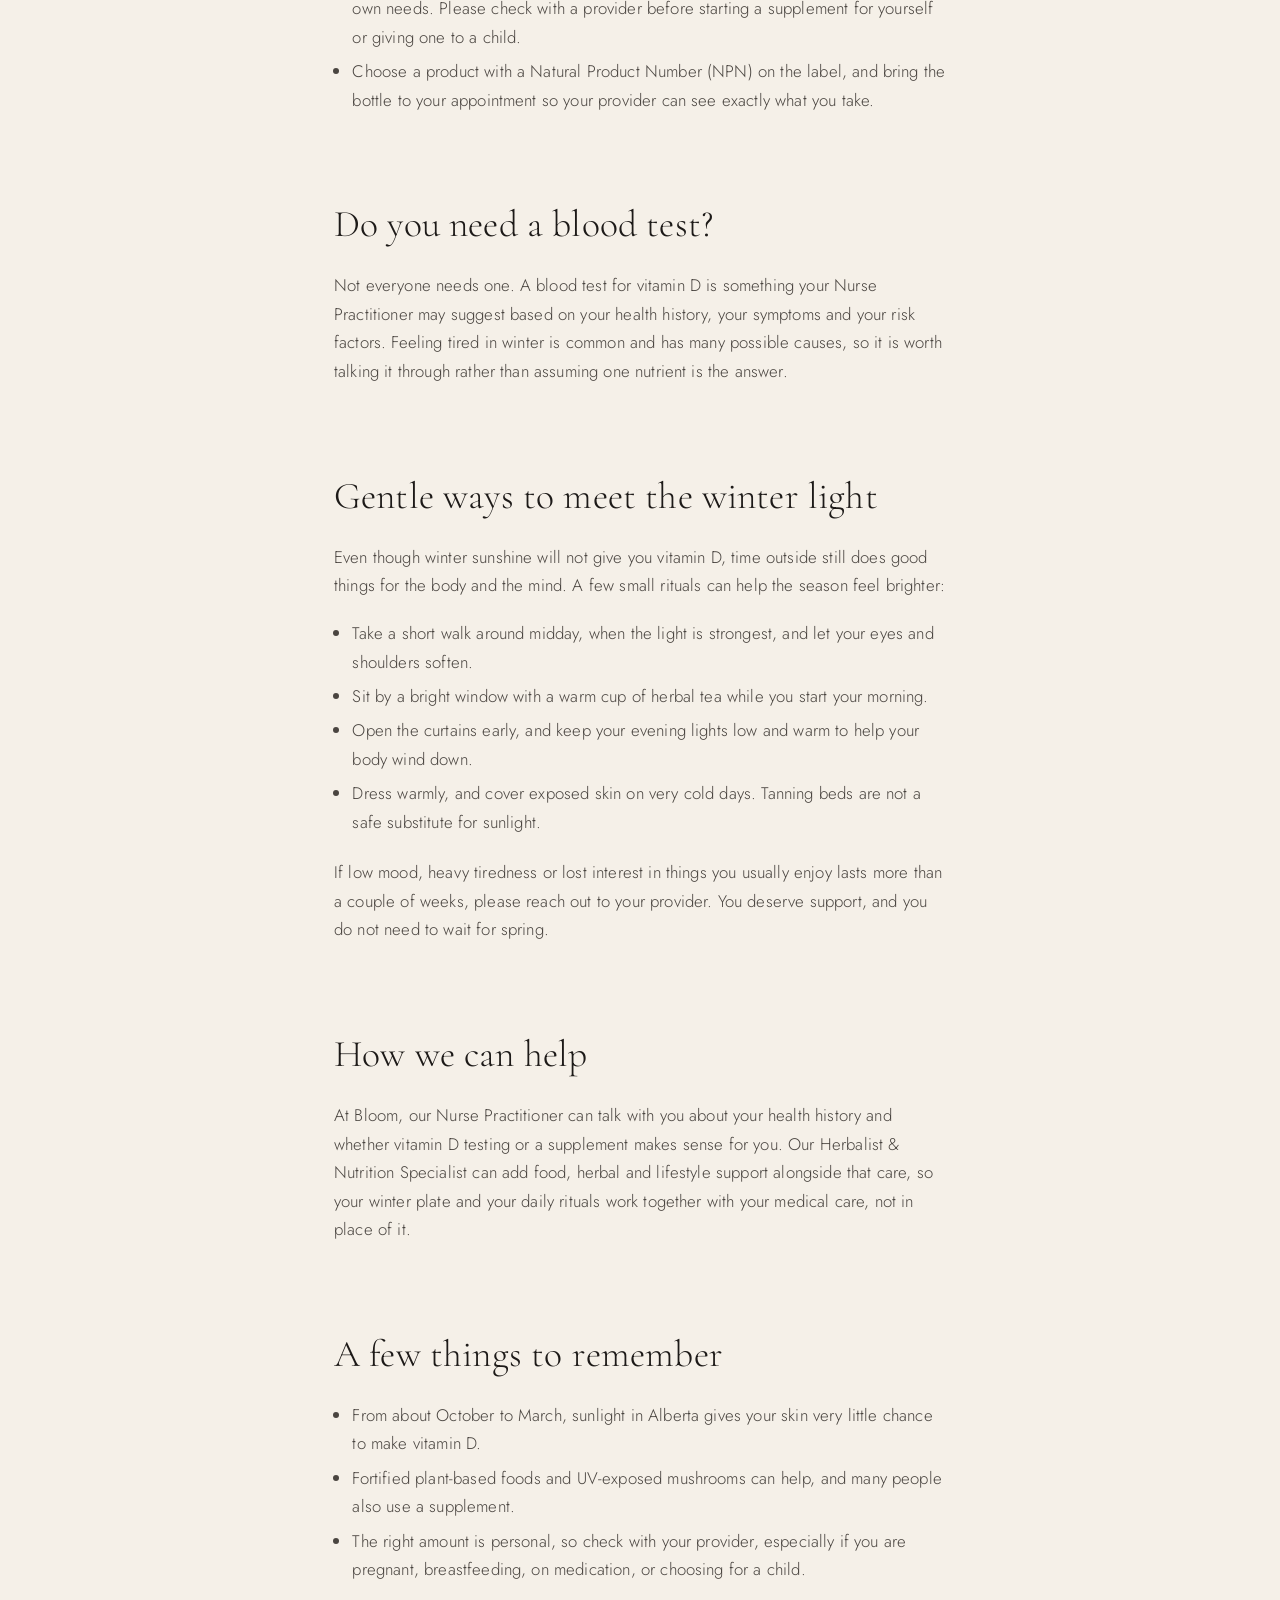
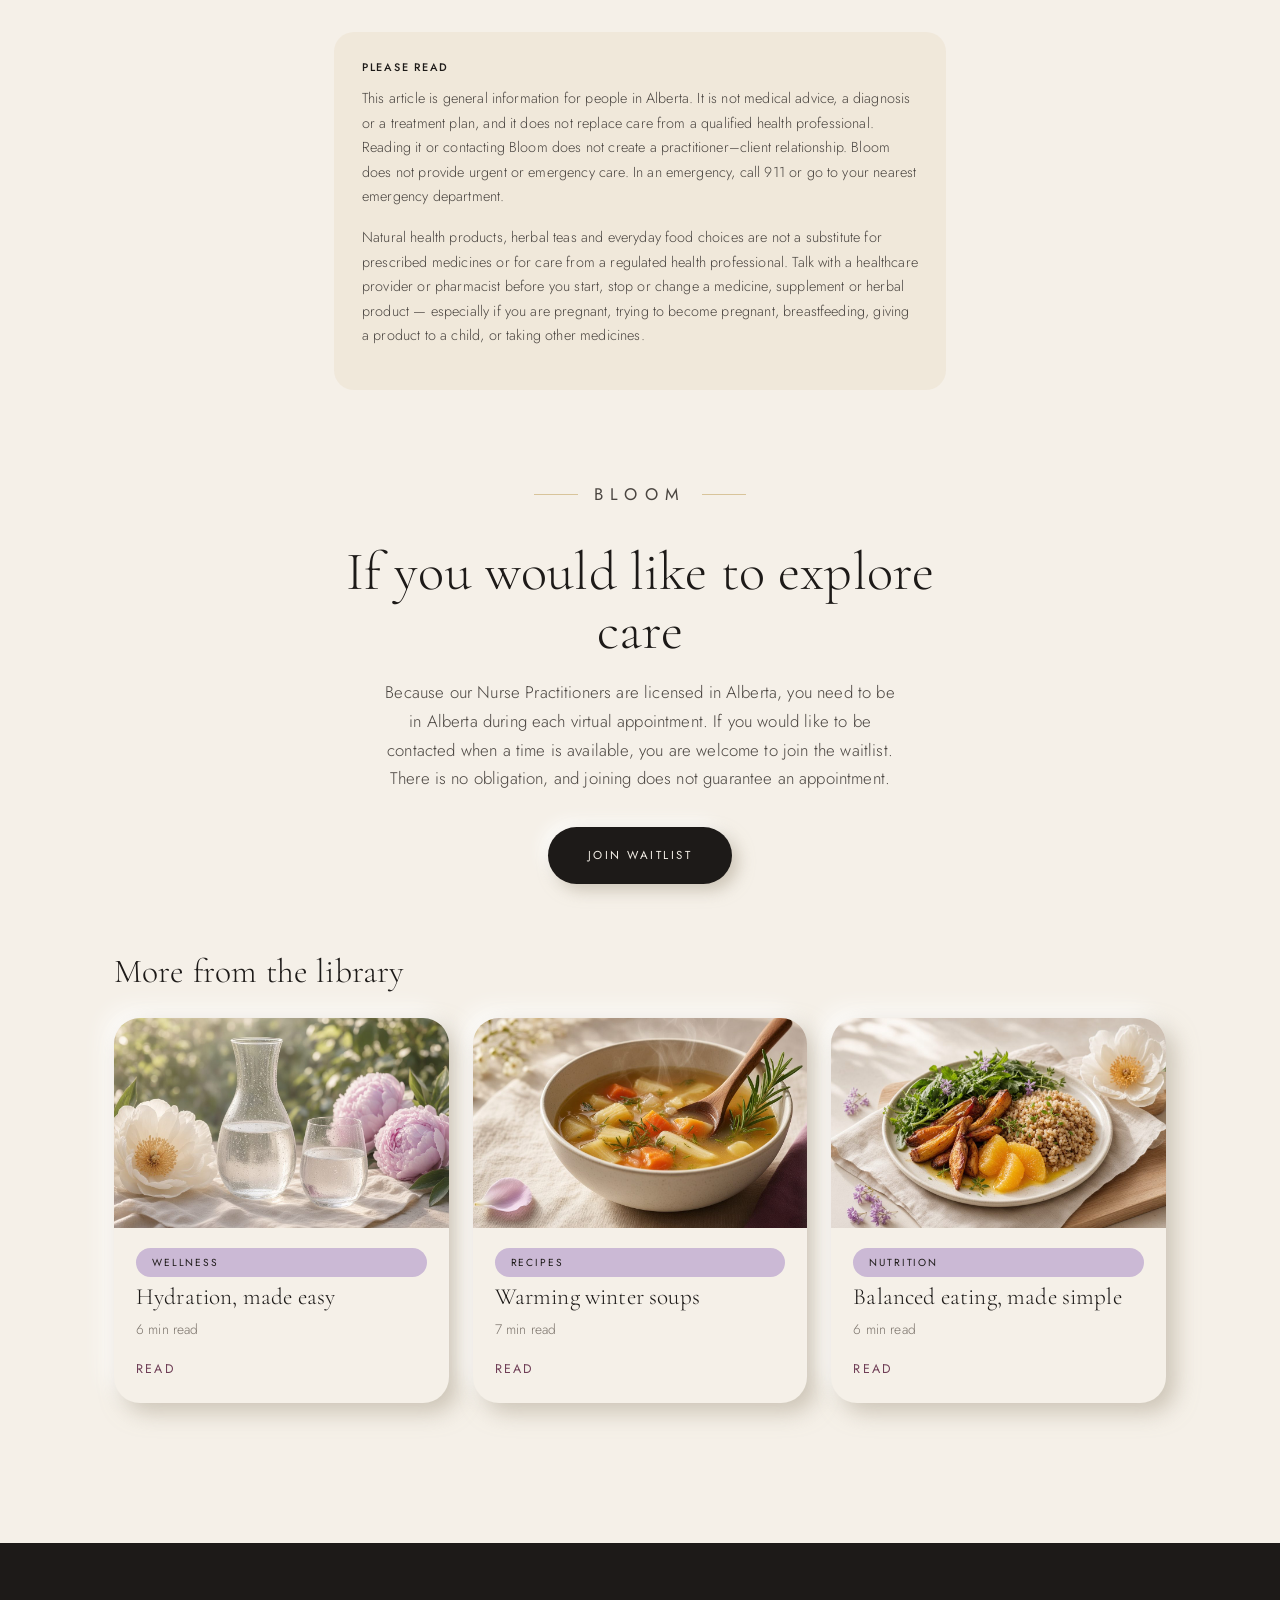
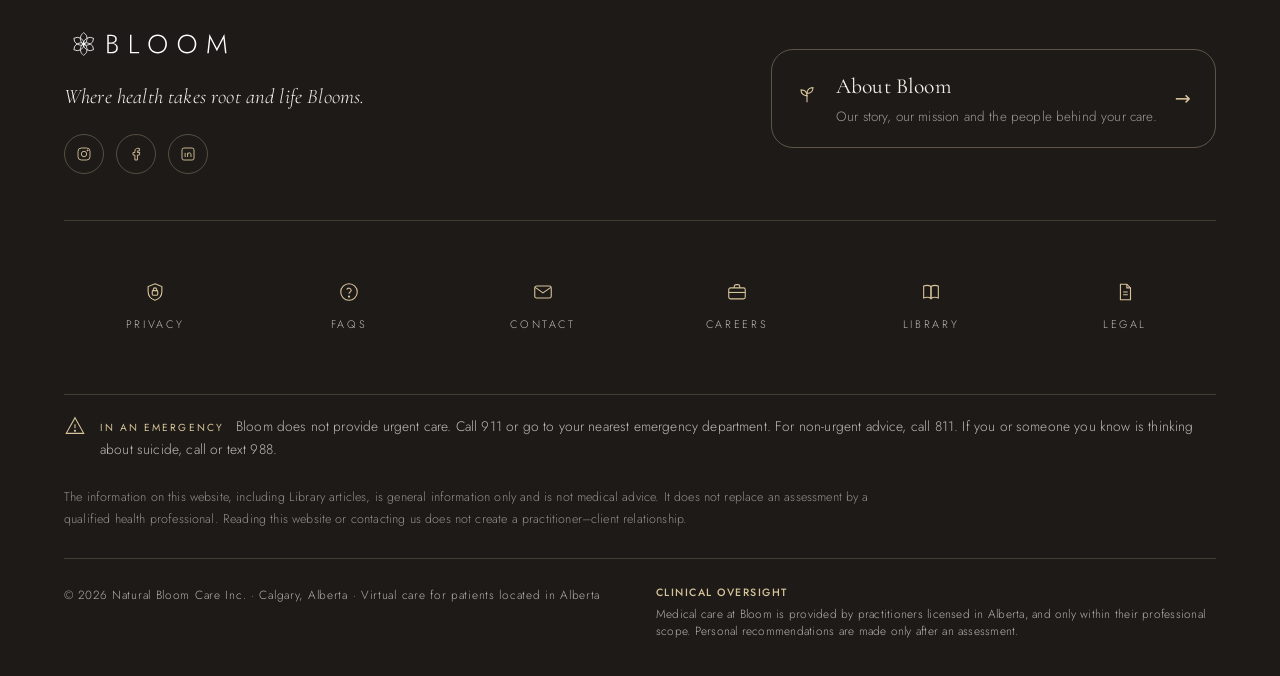
<file: library/vitamin-d-darker-months.html>
<!DOCTYPE html>
<html lang="en-CA">
<head>
<meta charset="UTF-8">
<meta name="viewport" content="width=device-width, initial-scale=1.0">
<meta name="color-scheme" content="light only">
<title>Vitamin D in the darker months — why it matters for Albertans — Bloom Library</title>
<link rel="icon" href="/assets/logo/favicon.svg" type="image/svg+xml">
<meta name="description" content="Why winter sunlight in Alberta gives your skin little chance to make vitamin D, where plant-based food sources fit in, and when to talk with your provider.">
<link rel="canonical" href="https://naturalbloom.ca/library/vitamin-d-darker-months.html">
<meta property="og:title" content="Vitamin D in the darker months — why it matters for Albertans — Bloom Library">
<meta property="og:description" content="Why winter sunlight in Alberta gives your skin little chance to make vitamin D, where plant-based food sources fit in, and when to talk with your provider.">
<meta property="og:type" content="article">
<meta property="og:url" content="https://naturalbloom.ca/library/vitamin-d-darker-months.html">
<meta property="og:image" content="https://naturalbloom.ca/library/images/vitamin-d-darker-months.jpg">
<link rel="stylesheet" href="/assets/fonts.css">
<link rel="stylesheet" href="article.css">
<style id="bloom-nav-logo">
/* ===== Bloom animated logo in the nav (flower grows from a dot on hover / keyboard focus) ===== */
.nav .logo.logo-svg{display:flex;align-items:center;letter-spacing:0;font-size:0;line-height:0;max-width:none;overflow:visible;flex-shrink:0;text-decoration:none;margin-left:-10px}   /* -10px: cancels the SVG's built-in clear-space so the flower lines up with the page content edge */
.nav .logo.logo-svg svg{height:46px;width:auto;display:block}
.nav .logo.logo-svg .bloom-logo{--bloom-ink:#2E2B29}                 /* dark ink on the ivory nav */
.nav.dark .logo.logo-svg .bloom-logo{--bloom-ink:var(--bone,#F5F0E8)}   /* ivory ink when the nav turns dark */
.nav .logo.logo-svg .bloom-logo .ink{transition:fill .5s ease}
.nav .logo.logo-svg:focus-visible{outline:2px solid currentColor;outline-offset:6px;border-radius:4px}
@media (max-width:720px){
  .nav .logo.logo-svg svg{height:30px}
  .nav .logo.logo-svg{max-width:none;overflow:visible;margin-left:-6px}
}
</style>
</head>
<body>
<a class="skip" href="#main">Skip to article</a>
<nav class="nav" id="nav">
  <div class="wrap">
    <a href="/" class="logo logo-svg" aria-label="Bloom Integrative Health – home"><svg class="bloom-logo bl-bn" xmlns="http://www.w3.org/2000/svg" viewBox="-98.69 -154.12 872.17 213.41" aria-hidden="true" focusable="false">
<style>
.bloom-logo{--bloom-ink:#2E2B29;display:block;overflow:visible}
.bloom-logo .hit{fill:transparent;pointer-events:all}
.bloom-logo .ink{fill:var(--bloom-ink)}
.bloom-logo .petal{fill:none;stroke:var(--bloom-ink);stroke-linejoin:miter;stroke-miterlimit:10}
.bloom-logo .seed{fill:var(--bloom-ink);opacity:0;transform-origin:0 0}
.bloom-logo .pw,.bloom-logo .mc{transform-origin:0 0}
@keyframes bloom-seed{0%{transform:scale(0);opacity:0}12%{transform:scale(1.25);opacity:1}22%{transform:scale(1);opacity:1}58%{transform:scale(1);opacity:1}100%{transform:scale(.25);opacity:0}}
@keyframes bloom-grow-0{0%{transform:scale(0.55,0.1) rotate(4.5deg);opacity:0;animation-timing-function:cubic-bezier(.16,.8,.24,1)}14%{opacity:1}72%{transform:scale(1.03) rotate(-0.90deg);animation-timing-function:cubic-bezier(.4,0,.3,1)}100%{transform:scale(1) rotate(0deg);opacity:1}}
@keyframes bloom-draw-0{0%{stroke-dasharray:0 1;animation-timing-function:cubic-bezier(.16,.8,.24,1)}80%{stroke-dasharray:.5 0}99.9%{stroke-dasharray:.5 0}100%{stroke-dasharray:none}}
@keyframes bloom-mask-0{0%{transform:scale(1.16)}4%{transform:scale(4.90)}8%{transform:scale(14.14)}12%{transform:scale(23.87)}16%{transform:scale(32.20)}20%{transform:scale(38.83)}24%{transform:scale(44.02)}28%{transform:scale(48.06)}32%{transform:scale(51.23)}36%{transform:scale(53.71)}40%{transform:scale(55.67)}44%{transform:scale(57.20)}48%{transform:scale(58.39)}52%{transform:scale(59.31)}56%{transform:scale(60.01)}60%{transform:scale(60.53)}64%{transform:scale(60.89)}68%{transform:scale(61.13)}72%{transform:scale(61.26)}76%{transform:scale(61.22)}80%{transform:scale(60.86)}84%{transform:scale(62.36)}88%{transform:scale(66.91)}92%{transform:scale(72.59)}96%{transform:scale(77.43)}100%{transform:scale(79.47)}}
@keyframes bloom-grow-1{0%{transform:scale(0.42,0.08) rotate(-3.5deg);opacity:0;animation-timing-function:cubic-bezier(.22,.7,.2,1)}14%{opacity:1}76%{transform:scale(1.02) rotate(0.70deg);animation-timing-function:cubic-bezier(.4,0,.3,1)}100%{transform:scale(1) rotate(0deg);opacity:1}}
@keyframes bloom-draw-1{0%{stroke-dasharray:0 1;animation-timing-function:cubic-bezier(.22,.7,.2,1)}84%{stroke-dasharray:.5 0}99.9%{stroke-dasharray:.5 0}100%{stroke-dasharray:none}}
@keyframes bloom-mask-1{0%{transform:scale(1.16)}4%{transform:scale(2.27)}8%{transform:scale(7.78)}12%{transform:scale(15.78)}16%{transform:scale(24.32)}20%{transform:scale(31.90)}24%{transform:scale(38.09)}28%{transform:scale(43.03)}32%{transform:scale(46.96)}36%{transform:scale(50.09)}40%{transform:scale(52.59)}44%{transform:scale(54.59)}48%{transform:scale(56.19)}52%{transform:scale(57.46)}56%{transform:scale(58.46)}60%{transform:scale(59.23)}64%{transform:scale(59.80)}68%{transform:scale(60.22)}72%{transform:scale(60.49)}76%{transform:scale(60.65)}80%{transform:scale(60.63)}84%{transform:scale(60.29)}88%{transform:scale(63.01)}92%{transform:scale(69.64)}96%{transform:scale(76.39)}100%{transform:scale(79.47)}}
@keyframes bloom-grow-2{0%{transform:scale(0.6,0.12) rotate(-5.5deg);opacity:0;animation-timing-function:cubic-bezier(.12,.85,.3,1)}14%{opacity:1}70%{transform:scale(1.045) rotate(1.10deg);animation-timing-function:cubic-bezier(.4,0,.3,1)}100%{transform:scale(1) rotate(0deg);opacity:1}}
@keyframes bloom-draw-2{0%{stroke-dasharray:0 1;animation-timing-function:cubic-bezier(.12,.85,.3,1)}78%{stroke-dasharray:.5 0}99.9%{stroke-dasharray:.5 0}100%{stroke-dasharray:none}}
@keyframes bloom-mask-2{0%{transform:scale(1.16)}4%{transform:scale(7.52)}8%{transform:scale(18.11)}12%{transform:scale(27.62)}16%{transform:scale(35.36)}20%{transform:scale(41.48)}24%{transform:scale(46.30)}28%{transform:scale(50.09)}32%{transform:scale(53.06)}36%{transform:scale(55.40)}40%{transform:scale(57.23)}44%{transform:scale(58.65)}48%{transform:scale(59.75)}52%{transform:scale(60.58)}56%{transform:scale(61.19)}60%{transform:scale(61.63)}64%{transform:scale(61.92)}68%{transform:scale(62.10)}70%{transform:scale(62.15)}72%{transform:scale(62.16)}76%{transform:scale(61.91)}78%{transform:scale(61.62)}80%{transform:scale(61.69)}84%{transform:scale(64.10)}88%{transform:scale(68.59)}92%{transform:scale(73.65)}96%{transform:scale(77.77)}100%{transform:scale(79.47)}}
@keyframes bloom-grow-3{0%{transform:scale(0.5,0.09) rotate(3.0deg);opacity:0;animation-timing-function:cubic-bezier(.3,.6,.25,1)}14%{opacity:1}74%{transform:scale(1.025) rotate(-0.60deg);animation-timing-function:cubic-bezier(.4,0,.3,1)}100%{transform:scale(1) rotate(0deg);opacity:1}}
@keyframes bloom-draw-3{0%{stroke-dasharray:0 1;animation-timing-function:cubic-bezier(.3,.6,.25,1)}82%{stroke-dasharray:.5 0}99.9%{stroke-dasharray:.5 0}100%{stroke-dasharray:none}}
@keyframes bloom-mask-3{0%{transform:scale(1.16)}4%{transform:scale(1.19)}8%{transform:scale(3.98)}12%{transform:scale(8.66)}16%{transform:scale(15.13)}20%{transform:scale(22.59)}24%{transform:scale(29.91)}28%{transform:scale(36.36)}32%{transform:scale(41.76)}36%{transform:scale(46.16)}40%{transform:scale(49.71)}44%{transform:scale(52.56)}48%{transform:scale(54.84)}52%{transform:scale(56.64)}56%{transform:scale(58.05)}60%{transform:scale(59.12)}64%{transform:scale(59.90)}68%{transform:scale(60.45)}72%{transform:scale(60.79)}74%{transform:scale(60.89)}76%{transform:scale(60.94)}80%{transform:scale(60.79)}82%{transform:scale(60.57)}84%{transform:scale(60.99)}88%{transform:scale(65.06)}92%{transform:scale(71.29)}96%{transform:scale(76.99)}100%{transform:scale(79.47)}}
@keyframes bloom-grow-4{0%{transform:scale(0.38,0.11) rotate(5.0deg);opacity:0;animation-timing-function:cubic-bezier(.18,.75,.22,1)}14%{opacity:1}68%{transform:scale(1.035) rotate(-1.00deg);animation-timing-function:cubic-bezier(.4,0,.3,1)}100%{transform:scale(1) rotate(0deg);opacity:1}}
@keyframes bloom-draw-4{0%{stroke-dasharray:0 1;animation-timing-function:cubic-bezier(.18,.75,.22,1)}76%{stroke-dasharray:.5 0}99.9%{stroke-dasharray:.5 0}100%{stroke-dasharray:none}}
@keyframes bloom-mask-4{0%{transform:scale(1.16)}4%{transform:scale(4.35)}8%{transform:scale(13.21)}12%{transform:scale(23.22)}16%{transform:scale(31.97)}20%{transform:scale(38.92)}24%{transform:scale(44.32)}28%{transform:scale(48.50)}32%{transform:scale(51.75)}36%{transform:scale(54.29)}40%{transform:scale(56.28)}44%{transform:scale(57.82)}48%{transform:scale(59.01)}52%{transform:scale(59.91)}56%{transform:scale(60.58)}60%{transform:scale(61.05)}64%{transform:scale(61.36)}68%{transform:scale(61.53)}72%{transform:scale(61.53)}76%{transform:scale(61.22)}80%{transform:scale(62.13)}84%{transform:scale(65.31)}88%{transform:scale(69.80)}92%{transform:scale(74.42)}96%{transform:scale(78.02)}100%{transform:scale(79.47)}}
@keyframes bloom-grow-5{0%{transform:scale(0.58,0.07) rotate(-4.0deg);opacity:0;animation-timing-function:cubic-bezier(.25,.9,.35,1)}14%{opacity:1}78%{transform:scale(1.015) rotate(0.80deg);animation-timing-function:cubic-bezier(.4,0,.3,1)}100%{transform:scale(1) rotate(0deg);opacity:1}}
@keyframes bloom-draw-5{0%{stroke-dasharray:0 1;animation-timing-function:cubic-bezier(.25,.9,.35,1)}84%{stroke-dasharray:.5 0}99.9%{stroke-dasharray:.5 0}100%{stroke-dasharray:none}}
@keyframes bloom-mask-5{0%{transform:scale(1.16)}4%{transform:scale(2.40)}8%{transform:scale(7.67)}12%{transform:scale(14.83)}16%{transform:scale(22.70)}20%{transform:scale(30.28)}24%{transform:scale(36.94)}28%{transform:scale(42.47)}32%{transform:scale(46.90)}36%{transform:scale(50.37)}40%{transform:scale(53.05)}44%{transform:scale(55.11)}48%{transform:scale(56.67)}52%{transform:scale(57.84)}56%{transform:scale(58.71)}60%{transform:scale(59.34)}64%{transform:scale(59.79)}68%{transform:scale(60.09)}72%{transform:scale(60.28)}76%{transform:scale(60.39)}78%{transform:scale(60.42)}80%{transform:scale(60.41)}84%{transform:scale(60.23)}88%{transform:scale(62.99)}92%{transform:scale(69.63)}96%{transform:scale(76.38)}100%{transform:scale(79.47)}}
@media (prefers-reduced-motion:no-preference){
/* grows on hover / keyboard-focus of the link around it / .is-growing (JS replay) */
:is(.bl-bn:hover,.bl-bn.is-growing,:is(a,button):is(:hover,:focus-visible) .bl-bn) .pw.p0{animation:bloom-grow-0 1.3s linear 0.48s both}
:is(.bl-bn:hover,.bl-bn.is-growing,:is(a,button):is(:hover,:focus-visible) .bl-bn) .petal.p0{animation:bloom-draw-0 1.3s linear 0.48s both}
:is(.bl-bn:hover,.bl-bn.is-growing,:is(a,button):is(:hover,:focus-visible) .bl-bn) .mc0{animation:bloom-mask-0 1.3s linear 0.48s both}
:is(.bl-bn:hover,.bl-bn.is-growing,:is(a,button):is(:hover,:focus-visible) .bl-bn) .pr0{mask:url(#bn-m0)}
:is(.bl-bn:hover,.bl-bn.is-growing,:is(a,button):is(:hover,:focus-visible) .bl-bn) .pw.p1{animation:bloom-grow-1 1.0s linear 0.67s both}
:is(.bl-bn:hover,.bl-bn.is-growing,:is(a,button):is(:hover,:focus-visible) .bl-bn) .petal.p1{animation:bloom-draw-1 1.0s linear 0.67s both}
:is(.bl-bn:hover,.bl-bn.is-growing,:is(a,button):is(:hover,:focus-visible) .bl-bn) .mc1{animation:bloom-mask-1 1.0s linear 0.67s both}
:is(.bl-bn:hover,.bl-bn.is-growing,:is(a,button):is(:hover,:focus-visible) .bl-bn) .pr1{mask:url(#bn-m1)}
:is(.bl-bn:hover,.bl-bn.is-growing,:is(a,button):is(:hover,:focus-visible) .bl-bn) .pw.p2{animation:bloom-grow-2 1.35s linear 0.39s both}
:is(.bl-bn:hover,.bl-bn.is-growing,:is(a,button):is(:hover,:focus-visible) .bl-bn) .petal.p2{animation:bloom-draw-2 1.35s linear 0.39s both}
:is(.bl-bn:hover,.bl-bn.is-growing,:is(a,button):is(:hover,:focus-visible) .bl-bn) .mc2{animation:bloom-mask-2 1.35s linear 0.39s both}
:is(.bl-bn:hover,.bl-bn.is-growing,:is(a,button):is(:hover,:focus-visible) .bl-bn) .pr2{mask:url(#bn-m2)}
:is(.bl-bn:hover,.bl-bn.is-growing,:is(a,button):is(:hover,:focus-visible) .bl-bn) .pw.p3{animation:bloom-grow-3 1.15s linear 0.22s both}
:is(.bl-bn:hover,.bl-bn.is-growing,:is(a,button):is(:hover,:focus-visible) .bl-bn) .petal.p3{animation:bloom-draw-3 1.15s linear 0.22s both}
:is(.bl-bn:hover,.bl-bn.is-growing,:is(a,button):is(:hover,:focus-visible) .bl-bn) .mc3{animation:bloom-mask-3 1.15s linear 0.22s both}
:is(.bl-bn:hover,.bl-bn.is-growing,:is(a,button):is(:hover,:focus-visible) .bl-bn) .pr3{mask:url(#bn-m3)}
:is(.bl-bn:hover,.bl-bn.is-growing,:is(a,button):is(:hover,:focus-visible) .bl-bn) .pw.p4{animation:bloom-grow-4 1.25s linear 0.56s both}
:is(.bl-bn:hover,.bl-bn.is-growing,:is(a,button):is(:hover,:focus-visible) .bl-bn) .petal.p4{animation:bloom-draw-4 1.25s linear 0.56s both}
:is(.bl-bn:hover,.bl-bn.is-growing,:is(a,button):is(:hover,:focus-visible) .bl-bn) .mc4{animation:bloom-mask-4 1.25s linear 0.56s both}
:is(.bl-bn:hover,.bl-bn.is-growing,:is(a,button):is(:hover,:focus-visible) .bl-bn) .pr4{mask:url(#bn-m4)}
:is(.bl-bn:hover,.bl-bn.is-growing,:is(a,button):is(:hover,:focus-visible) .bl-bn) .pw.p5{animation:bloom-grow-5 0.9s linear 0.31s both}
:is(.bl-bn:hover,.bl-bn.is-growing,:is(a,button):is(:hover,:focus-visible) .bl-bn) .petal.p5{animation:bloom-draw-5 0.9s linear 0.31s both}
:is(.bl-bn:hover,.bl-bn.is-growing,:is(a,button):is(:hover,:focus-visible) .bl-bn) .mc5{animation:bloom-mask-5 0.9s linear 0.31s both}
:is(.bl-bn:hover,.bl-bn.is-growing,:is(a,button):is(:hover,:focus-visible) .bl-bn) .pr5{mask:url(#bn-m5)}
:is(.bl-bn:hover,.bl-bn.is-growing,:is(a,button):is(:hover,:focus-visible) .bl-bn) .seed{animation:bloom-seed 1.25s ease-out 0s both}
}
</style>
<defs><radialGradient id="bn-g"><stop offset="0" stop-color="#fff"/><stop offset=".8" stop-color="#fff"/><stop offset="1" stop-color="#fff" stop-opacity="0"/></radialGradient><mask id="bn-m0" maskUnits="userSpaceOnUse" x="-83.45" y="-83.45" width="166.9" height="166.9"><circle class="mc mc0" r="1" fill="url(#bn-g)" transform="scale(79.47)"/></mask><mask id="bn-m1" maskUnits="userSpaceOnUse" x="-83.45" y="-83.45" width="166.9" height="166.9"><circle class="mc mc1" r="1" fill="url(#bn-g)" transform="scale(79.47)"/></mask><mask id="bn-m2" maskUnits="userSpaceOnUse" x="-83.45" y="-83.45" width="166.9" height="166.9"><circle class="mc mc2" r="1" fill="url(#bn-g)" transform="scale(79.47)"/></mask><mask id="bn-m3" maskUnits="userSpaceOnUse" x="-83.45" y="-83.45" width="166.9" height="166.9"><circle class="mc mc3" r="1" fill="url(#bn-g)" transform="scale(79.47)"/></mask><mask id="bn-m4" maskUnits="userSpaceOnUse" x="-83.45" y="-83.45" width="166.9" height="166.9"><circle class="mc mc4" r="1" fill="url(#bn-g)" transform="scale(79.47)"/></mask><mask id="bn-m5" maskUnits="userSpaceOnUse" x="-83.45" y="-83.45" width="166.9" height="166.9"><circle class="mc mc5" r="1" fill="url(#bn-g)" transform="scale(79.47)"/></mask></defs>
<rect class="hit" x="-98.69" y="-154.12" width="872.17" height="213.41"/>
<g class="flower" transform="translate(0 -47.42)"><g class="pr pr0" transform="rotate(0)"><g class="pw p0"><path class="petal p0" pathLength="1" stroke-width="3.79" d="M0 2.71A34.8 34.8 0 0 1 0 -57.82A34.8 34.8 0 0 1 0 2.71Z"/></g></g><g class="pr pr1" transform="rotate(60)"><g class="pw p1"><path class="petal p1" pathLength="1" stroke-width="3.79" d="M0 2.71A34.8 34.8 0 0 1 0 -57.82A34.8 34.8 0 0 1 0 2.71Z"/></g></g><g class="pr pr2" transform="rotate(120)"><g class="pw p2"><path class="petal p2" pathLength="1" stroke-width="3.79" d="M0 2.71A34.8 34.8 0 0 1 0 -57.82A34.8 34.8 0 0 1 0 2.71Z"/></g></g><g class="pr pr3" transform="rotate(180)"><g class="pw p3"><path class="petal p3" pathLength="1" stroke-width="3.79" d="M0 2.71A34.8 34.8 0 0 1 0 -57.82A34.8 34.8 0 0 1 0 2.71Z"/></g></g><g class="pr pr4" transform="rotate(240)"><g class="pw p4"><path class="petal p4" pathLength="1" stroke-width="3.79" d="M0 2.71A34.8 34.8 0 0 1 0 -57.82A34.8 34.8 0 0 1 0 2.71Z"/></g></g><g class="pr pr5" transform="rotate(300)"><g class="pw p5"><path class="petal p5" pathLength="1" stroke-width="3.79" d="M0 2.71A34.8 34.8 0 0 1 0 -57.82A34.8 34.8 0 0 1 0 2.71Z"/></g></g><circle class="seed" r="5.2"/></g>
<path class="ink" d="M125.79 -50.94H141.1Q149.1 -50.94 155.19 -53.31Q161.29 -55.68 164.74 -60.35Q168.2 -65.03 168.2 -71.94Q168.2 -79.52 164.81 -84.6Q161.42 -89.68 155.26 -92.26Q149.1 -94.83 140.56 -94.83H119.97V0H141.92Q151.13 0 158.24 -2.98Q165.35 -5.96 169.42 -12.06Q173.48 -18.15 173.48 -27.5Q173.48 -34 170.84 -38.81Q168.2 -43.62 163.79 -46.74Q159.39 -49.85 153.84 -51.41Q148.28 -52.97 142.46 -52.97H125.79V-48.63H141.92Q146.79 -48.63 151.06 -47.28Q155.33 -45.93 158.71 -43.28Q162.1 -40.64 164 -36.78Q165.89 -32.92 165.89 -27.91Q165.89 -20.86 162.91 -16.19Q159.93 -11.52 154.51 -9.08Q149.1 -6.64 141.92 -6.64H127.42V-88.19H140.56Q149.77 -88.19 155.26 -83.79Q160.75 -79.39 160.75 -71.53Q160.75 -65.98 158.04 -62.39Q155.33 -58.8 150.72 -57.03Q146.11 -55.27 140.56 -55.27H125.79ZM235.53 -94.83V0H282.13V-7.04H242.98V-94.83ZM337.13 -47.42Q337.13 -59.34 342.21 -68.62Q347.29 -77.9 356.17 -83.25Q365.04 -88.6 376.42 -88.6Q387.8 -88.6 396.67 -83.25Q405.55 -77.9 410.56 -68.62Q415.57 -59.34 415.57 -47.42Q415.57 -35.63 410.56 -26.28Q405.55 -16.93 396.67 -11.58Q387.8 -6.23 376.42 -6.23Q365.04 -6.23 356.17 -11.58Q347.29 -16.93 342.21 -26.28Q337.13 -35.63 337.13 -47.42ZM329.27 -47.42Q329.27 -36.98 332.8 -28.11Q336.32 -19.24 342.69 -12.67Q349.05 -6.1 357.66 -2.44Q366.26 1.22 376.42 1.22Q386.58 1.22 395.18 -2.44Q403.78 -6.1 410.15 -12.67Q416.52 -19.24 420.04 -28.11Q423.56 -36.98 423.56 -47.42Q423.56 -57.85 420.04 -66.72Q416.52 -75.59 410.15 -82.16Q403.78 -88.73 395.18 -92.39Q386.58 -96.05 376.42 -96.05Q366.26 -96.05 357.66 -92.39Q349.05 -88.73 342.69 -82.16Q336.32 -75.59 332.8 -66.72Q329.27 -57.85 329.27 -47.42ZM486.69 -47.42Q486.69 -59.34 491.77 -68.62Q496.85 -77.9 505.73 -83.25Q514.6 -88.6 525.98 -88.6Q537.36 -88.6 546.23 -83.25Q555.11 -77.9 560.12 -68.62Q565.13 -59.34 565.13 -47.42Q565.13 -35.63 560.12 -26.28Q555.11 -16.93 546.23 -11.58Q537.36 -6.23 525.98 -6.23Q514.6 -6.23 505.73 -11.58Q496.85 -16.93 491.77 -26.28Q486.69 -35.63 486.69 -47.42ZM478.84 -47.42Q478.84 -36.98 482.36 -28.11Q485.88 -19.24 492.25 -12.67Q498.61 -6.1 507.22 -2.44Q515.82 1.22 525.98 1.22Q536.14 1.22 544.74 -2.44Q553.35 -6.1 559.71 -12.67Q566.08 -19.24 569.6 -28.11Q573.12 -36.98 573.12 -47.42Q573.12 -57.85 569.6 -66.72Q566.08 -75.59 559.71 -82.16Q553.35 -88.73 544.74 -92.39Q536.14 -96.05 525.98 -96.05Q515.82 -96.05 507.22 -92.39Q498.61 -88.73 492.25 -82.16Q485.88 -75.59 482.36 -66.72Q478.84 -57.85 478.84 -47.42ZM644.52 -75.05 677.85 -10.97 711.17 -75.05 719.3 0H726.75L715.78 -98.49L677.85 -25.6L639.91 -98.49L628.94 0H636.39Z"/>
</svg></a>
    <button class="menu-btn" id="menuBtn" type="button" aria-expanded="false" aria-controls="navLinks">Menu</button>
    <ul class="nav-links" id="navLinks">
      <li><a href="/#services">Services</a></li>
      <li><a href="/#team">Practitioners</a></li>
      <li><a href="/#about">Discover</a></li>
      <li><a href="/#library" aria-current="page">Library</a></li>
    </ul>
    <div class="nav-right">
      <a href="/#waitlist" class="btn btn-soft">Join waitlist</a>
      <a href="/portal/" class="acct" aria-label="Login" title="Login"><svg viewBox="0 0 24 24" fill="none" stroke="currentColor" stroke-width="1.3"><circle cx="12" cy="8.5" r="3.8"/><path d="M4.5 20c1.2-3.6 4-5.5 7.5-5.5s6.3 1.9 7.5 5.5"/></svg></a>
    </div>
  </div>
</nav>
<main id="main" class="article">
  <article class="article-inner">
    <nav class="crumbs" aria-label="Breadcrumb">
      <a href="/">Home</a><span aria-hidden="true">/</span>
      <a href="/#library">Library</a><span aria-hidden="true">/</span>
      <span>Vitamin D in the darker months — why it matters for Albertans</span>
    </nav>
    <header class="article-head">
      <div class="meta-row">
        <span class="pill pill-lilac">Nutrition</span>
        <span class="readtime">6 min read</span>
      </div>
      <h1>Vitamin D in the darker months — why it matters for Albertans</h1>
      <p class="dek">Why winter sunlight in Alberta gives your skin little chance to make vitamin D, where plant-based food sources fit in, and when to talk with your provider.</p>
      <p class="byline"><span class="who">Written by the Bloom care team</span></p>
    </header>
    <!-- Illustrative AI-generated imagery, 1152×720 (16:10). Not a photograph of a patient, a practitioner, or a laboratory result. -->
<figure class="hero-fig">
      <img src="images/vitamin-d-darker-months.jpg" alt="A speckled cream ceramic cup of tea on bone linen beside a cocoa knit throw, dried lavender and soft pink wildflowers, in low golden winter window light">
      <figcaption>Illustrative AI-generated imagery.</figcaption>
    </figure>
    <div class="article-body">
<p>When the days get short and the sun sits low over the Rockies, it is easy to feel a little dimmer yourself. Many Albertans notice that winter changes their energy, their mood and their routines. One small piece of that picture is vitamin D, a nutrient that is quietly tied to the sunlight we see so little of from late autumn to early spring.</p>
<p>This article shares general, everyday information about vitamin D in the darker months. It is not a plan for any one person, and it does not replace a conversation with your provider about what is right for you.</p>
<h2>What vitamin D does</h2>
<p>Vitamin D helps your body take in calcium and phosphorus, which is why it plays a part in keeping bones and teeth strong. It also supports normal muscle function and takes part in the way your immune system works. It is a nutrient your body needs every day, in every season.</p>
<h2>Why winter in Alberta is different</h2>
<p>Your skin can make vitamin D when it is exposed to the sun’s UVB rays. Here in Alberta, we sit far enough north that, from roughly October through March, the winter sun is too low for much UVB to reach us. Add cold-weather layers, short days and long hours indoors, and your skin has very little chance to make vitamin D at all, even on a bright, snowy afternoon.</p>
<p>Some people may be more likely to run low through the winter, including older adults, people with deeper skin tones, people who cover most of their skin outdoors or spend most of their time inside, and people with certain digestive or medical conditions. If you wonder whether you are one of them, that is a good question for your Nurse Practitioner.</p>
<h2>Food sources of vitamin D</h2>
<p>Few foods contain much vitamin D naturally, so fortified foods carry a lot of the load. Plant-based options to look for include:</p>
<ul>
<li>Fortified soy, oat or almond beverages. Check the label, because not every plant beverage is fortified.</li>
<li>Fortified orange juice, enjoyed in a small glass alongside a meal.</li>
<li>Mushrooms that have been exposed to UV light. Look for packages that say so, and slice them into soups, stir-fries or warm grain bowls.</li>
<li>Fortified margarine and other fortified spreads, where the label shows added vitamin D.</li>
</ul>
<p>Most people find it hard to reach their needs from food alone in winter, and that is completely normal. Building a plate with plenty of vegetables, fruits, whole grains and plant-based protein supports your health as a whole, even though it will not make up for missing winter sunlight on its own.</p>
<h2>A note on supplements</h2>
<p>Many Albertans choose to take a vitamin D supplement during the darker months. How much is right depends on your age, your health, your medicines and your diet, so it is best decided together with your provider rather than guessed at. A few general points:</p>
<ul>
<li>More is not better. Vitamin D is fat-soluble, which means extra is stored in the body, and very high amounts over time can cause harm.</li>
<li>Some multivitamins, fortified foods and other supplements already contain vitamin D, so it helps to add everything up.</li>
<li>Babies, children, teens, and people who are pregnant or breastfeeding have their own needs. Please check with a provider before starting a supplement for yourself or giving one to a child.</li>
<li>Choose a product with a Natural Product Number (NPN) on the label, and bring the bottle to your appointment so your provider can see exactly what you take.</li>
</ul>
<h2>Do you need a blood test?</h2>
<p>Not everyone needs one. A blood test for vitamin D is something your Nurse Practitioner may suggest based on your health history, your symptoms and your risk factors. Feeling tired in winter is common and has many possible causes, so it is worth talking it through rather than assuming one nutrient is the answer.</p>
<h2>Gentle ways to meet the winter light</h2>
<p>Even though winter sunshine will not give you vitamin D, time outside still does good things for the body and the mind. A few small rituals can help the season feel brighter:</p>
<ul>
<li>Take a short walk around midday, when the light is strongest, and let your eyes and shoulders soften.</li>
<li>Sit by a bright window with a warm cup of herbal tea while you start your morning.</li>
<li>Open the curtains early, and keep your evening lights low and warm to help your body wind down.</li>
<li>Dress warmly, and cover exposed skin on very cold days. Tanning beds are not a safe substitute for sunlight.</li>
</ul>
<p>If low mood, heavy tiredness or lost interest in things you usually enjoy lasts more than a couple of weeks, please reach out to your provider. You deserve support, and you do not need to wait for spring.</p>
<h2>How we can help</h2>
<p>At Bloom, our Nurse Practitioner can talk with you about your health history and whether vitamin D testing or a supplement makes sense for you. Our Herbalist &amp; Nutrition Specialist can add food, herbal and lifestyle support alongside that care, so your winter plate and your daily rituals work together with your medical care, not in place of it.</p>
<h2>A few things to remember</h2>
<ul>
<li>From about October to March, sunlight in Alberta gives your skin very little chance to make vitamin D.</li>
<li>Fortified plant-based foods and UV-exposed mushrooms can help, and many people also use a supplement.</li>
<li>The right amount is personal, so check with your provider, especially if you are pregnant, breastfeeding, on medication, or choosing for a child.</li>
</ul>
      <aside class="disclaimer" role="note">
  <strong>Please read</strong>
  <p>This article is general information for people in Alberta. It is not medical advice, a diagnosis or a treatment plan, and it does not replace care from a qualified health professional. Reading it or contacting Bloom does not create a practitioner–client relationship. Bloom does not provide urgent or emergency care. In an emergency, call 911 or go to your nearest emergency department.</p>
  <p>Natural health products, herbal teas and everyday food choices are not a substitute for prescribed medicines or for care from a regulated health professional. Talk with a healthcare provider or pharmacist before you start, stop or change a medicine, supplement or herbal product — especially if you are pregnant, trying to become pregnant, breastfeeding, giving a product to a child, or taking other medicines.</p>
</aside>
    </div>
  </article>
  <aside class="cta-band">
    <div class="article-inner">
      <p class="eyebrow">Bloom</p>
      <h2>If you would like to explore care</h2>
      <p>Because our Nurse Practitioners are licensed in Alberta, you need to be in Alberta during each virtual appointment. If you would like to be contacted when a time is available, you are welcome to join the waitlist. There is no obligation, and joining does not guarantee an appointment.</p>
      <a class="btn btn-solid" href="/#waitlist">Join waitlist</a>
    </div>
  </aside>
  <aside class="related">
    <div class="related-inner">
      <h2>More from the library</h2>
      <div class="rel-grid">
      <a class="rel neo" href="hydration-made-easy.html">
        <img src="images/hydration-made-easy.jpg" alt="A glass carafe and a glass of water on linen, with white and pink flowers">
        <div class="body">
          <span class="pill pill-lilac">Wellness</span>
          <h3>Hydration, made easy</h3>
          <p class="small">6 min read</p>
          <span class="link">Read</span>
        </div>
      </a>
      <a class="rel neo" href="warming-winter-soups.html">
        <img src="images/warming-winter-soups.jpg" alt="A ceramic bowl of vegetable soup with a wooden spoon and a sprig of rosemary">
        <div class="body">
          <span class="pill pill-lilac">Recipes</span>
          <h3>Warming winter soups</h3>
          <p class="small">7 min read</p>
          <span class="link">Read</span>
        </div>
      </a>
      <a class="rel neo" href="balanced-eating-made-simple.html">
        <img src="images/balanced-eating-made-simple.jpg" alt="A plate of grains, roasted vegetables, leafy greens and orange segments on linen, with a white flower beside it">
        <div class="body">
          <span class="pill pill-lilac">Nutrition</span>
          <h3>Balanced eating, made simple</h3>
          <p class="small">6 min read</p>
          <span class="link">Read</span>
        </div>
      </a>
      </div>
    </div>
  </aside>
</main>
<footer class="f2">
  <div class="wrap">
    <div class="f2-top">
      <div class="f2-brand"><span class="logo"><img src="/assets/logo/bloom-logo-animated-hover-white.svg" alt="Bloom Integrative Health"></span><p class="tl">Where health takes root and life Blooms.</p>
        <div class="f2-social">
          <a href="https://www.instagram.com/naturalbloom.ca/" target="_blank" rel="noopener noreferrer" aria-label="Instagram (opens in a new tab)"><svg viewBox="0 0 24 24" fill="none" stroke="currentColor" stroke-width="1.2"><rect x="4" y="4" width="16" height="16" rx="4.5"/><circle cx="12" cy="12" r="3.6"/><circle cx="16.8" cy="7.2" r=".7" fill="currentColor"/></svg></a>
          <a href="#" aria-label="Facebook"><svg viewBox="0 0 24 24" fill="none" stroke="currentColor" stroke-width="1.2"><path d="M14 8h2.5V4.5H14c-2.2 0-3.5 1.5-3.5 3.6V10H8v3.4h2.5V20h3.4v-6.6h2.5l.6-3.4h-3.1V8.6c0-.4.2-.6.6-.6z"/></svg></a>
          <a href="#" aria-label="LinkedIn"><svg viewBox="0 0 24 24" fill="none" stroke="currentColor" stroke-width="1.2"><rect x="4" y="4" width="16" height="16" rx="2.5"/><path d="M8.2 10.5V16M8.2 7.8v.01"/><path d="M11.5 16v-5.5M11.5 13c0-1.6 1-2.6 2.3-2.6s2.2.8 2.2 2.6V16"/></svg></a>
        </div>
      </div>
      <a href="/#about" class="f2-about">
        <span class="f2-about-ic"><svg viewBox="0 0 24 24" fill="none" stroke="currentColor" stroke-width="1.2"><path d="M12 21v-8"/><path d="M12 14c-4 0-6.5-2.5-6.5-6.5 4 0 6.5 2.5 6.5 6.5z"/><path d="M12 11.5c0-4 2.5-6.5 6.5-6.5 0 4-2.5 6.5-6.5 6.5z"/></svg></span>
        <span class="f2-about-tx"><b>About Bloom</b><span>Our story, our mission and the people behind your care.</span></span>
        <span class="f2-arrow">→</span>
      </a>
    </div>
    <nav class="f2-nav" aria-label="Footer">
      <a href="/#privacy"><svg viewBox="0 0 24 24" fill="none" stroke="currentColor" stroke-width="1.2"><path d="M12 3l7.5 3v5.5c0 4.6-3.2 8.2-7.5 9.5-4.3-1.3-7.5-4.9-7.5-9.5V6z"/><rect x="9" y="10.5" width="6" height="5" rx="1"/><path d="M10.2 10.5V9.3a1.8 1.8 0 013.6 0v1.2"/></svg><span>Privacy</span></a>
      <a href="/#faq"><svg viewBox="0 0 24 24" fill="none" stroke="currentColor" stroke-width="1.2"><circle cx="12" cy="12" r="9"/><path d="M9.6 9.3a2.5 2.5 0 014.8.9c0 1.7-2.4 2.1-2.4 3.6"/><circle cx="12" cy="17" r=".6" fill="currentColor"/></svg><span>FAQs</span></a>
      <a href="mailto:hello@naturalbloom.ca"><svg viewBox="0 0 24 24" fill="none" stroke="currentColor" stroke-width="1.2"><rect x="3" y="5.5" width="18" height="13" rx="2"/><path d="M3.5 7l8.5 6 8.5-6"/></svg><span>Contact</span></a>
      <a href="/#careers"><svg viewBox="0 0 24 24" fill="none" stroke="currentColor" stroke-width="1.2"><rect x="3" y="7.5" width="18" height="12" rx="2"/><path d="M9 7.5V6a2 2 0 012-2h2a2 2 0 012 2v1.5"/><path d="M3 12.5h18"/></svg><span>Careers</span></a>
      <a href="/#library"><svg viewBox="0 0 24 24" fill="none" stroke="currentColor" stroke-width="1.2"><path d="M4 5.5c2.5-1 5.5-1 8 .5v13c-2.5-1.5-5.5-1.5-8-.5z"/><path d="M20 5.5c-2.5-1-5.5-1-8 .5v13c2.5-1.5 5.5-1.5 8-.5z"/></svg><span>Library</span></a>
      <a href="/#legal"><svg viewBox="0 0 24 24" fill="none" stroke="currentColor" stroke-width="1.2"><path d="M7 3.5h7l4 4v13H7z"/><path d="M14 3.5v4h4"/><path d="M10 12h5M10 15h5"/></svg><span>Legal</span></a>
    </nav>
    <div class="f2-emergency">
      <svg viewBox="0 0 24 24" fill="none" stroke="currentColor" stroke-width="1.2"><path d="M12 3l9.5 17h-19z"/><path d="M12 10v4.5"/><circle cx="12" cy="17.2" r=".6" fill="currentColor"/></svg>
      <span><b>In an emergency</b> Bloom does not provide urgent care. Call 911 or go to your nearest emergency department. For non-urgent advice, call 811. If you or someone you know is thinking about suicide, call or text 988.</span>
    </div>
    <p class="f-disc">The information on this website, including Library articles, is general information only and is not medical advice. It does not replace an assessment by a qualified health professional. Reading this website or contacting us does not create a practitioner–client relationship.</p>
    <div class="f-base">
      <span>© 2026 Natural Bloom Care Inc. · Calgary, Alberta · Virtual care for patients located in Alberta</span>
      <p class="oversight"><b>Clinical oversight</b> Medical care at Bloom is provided by practitioners licensed in Alberta, and only within their professional scope. Personal recommendations are made only after an assessment.</p>
    </div>
  </div>
</footer>
<script>
(function(){
  var nav = document.getElementById('nav');
  var btn = document.getElementById('menuBtn');
  function onScroll(){ nav.classList.toggle('scrolled', window.scrollY > 8); }
  onScroll();
  window.addEventListener('scroll', onScroll, {passive:true});
  if (btn){
    btn.addEventListener('click', function(){
      var open = nav.classList.toggle('open');
      btn.setAttribute('aria-expanded', open ? 'true' : 'false');
    });
  }
})();
</script>
</body>
</html>
</file>
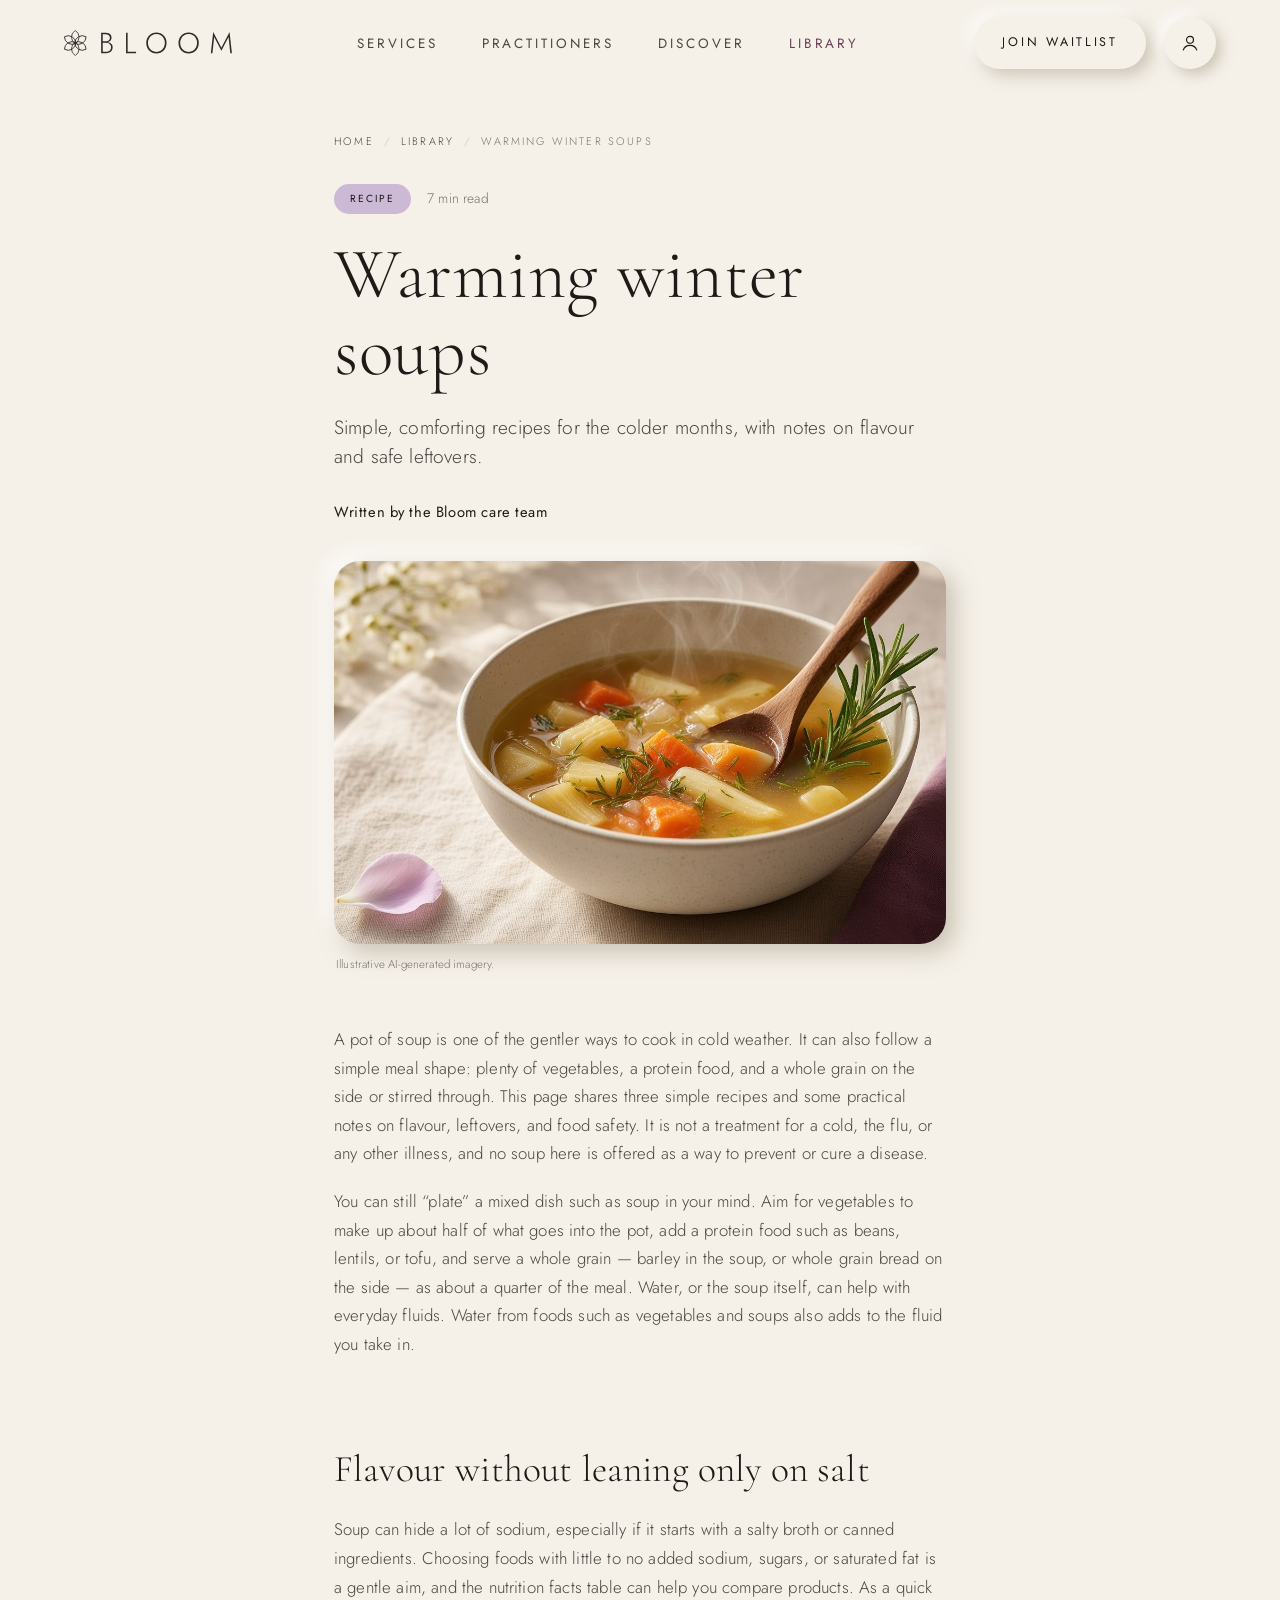
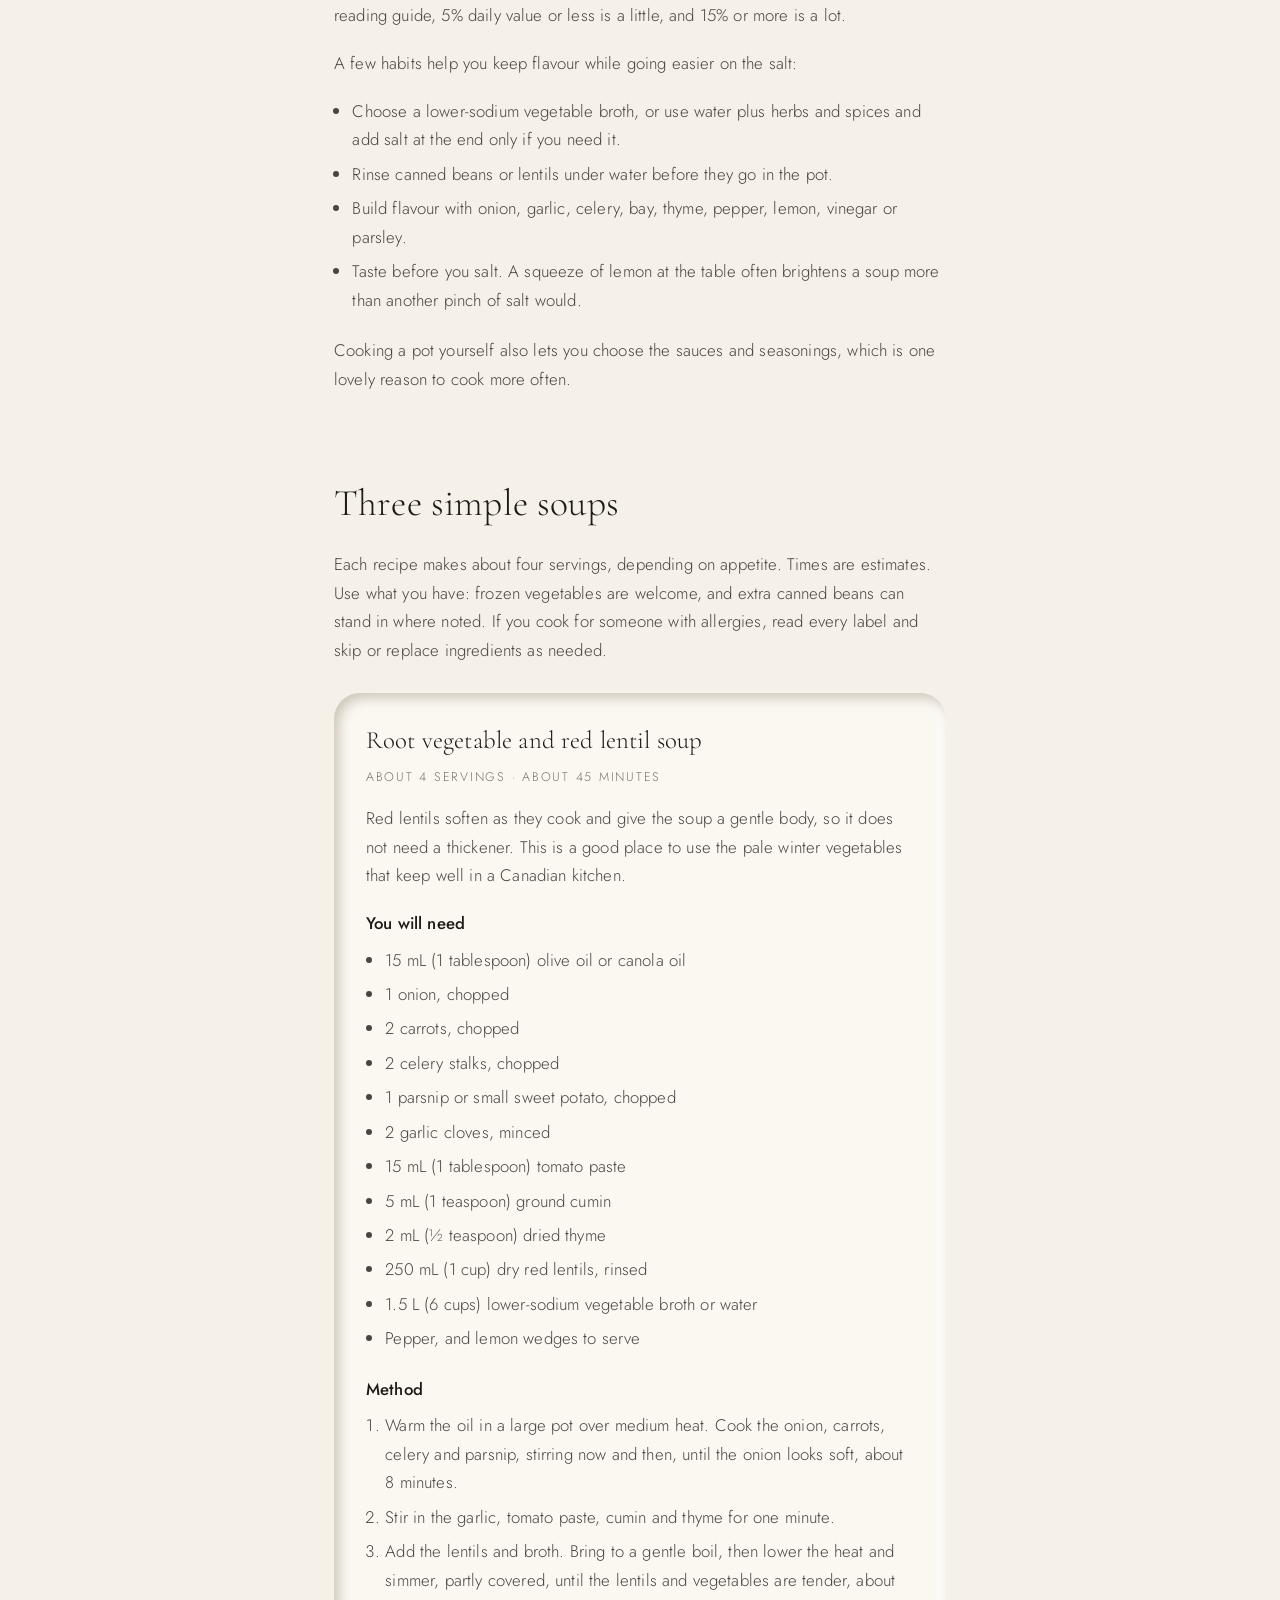
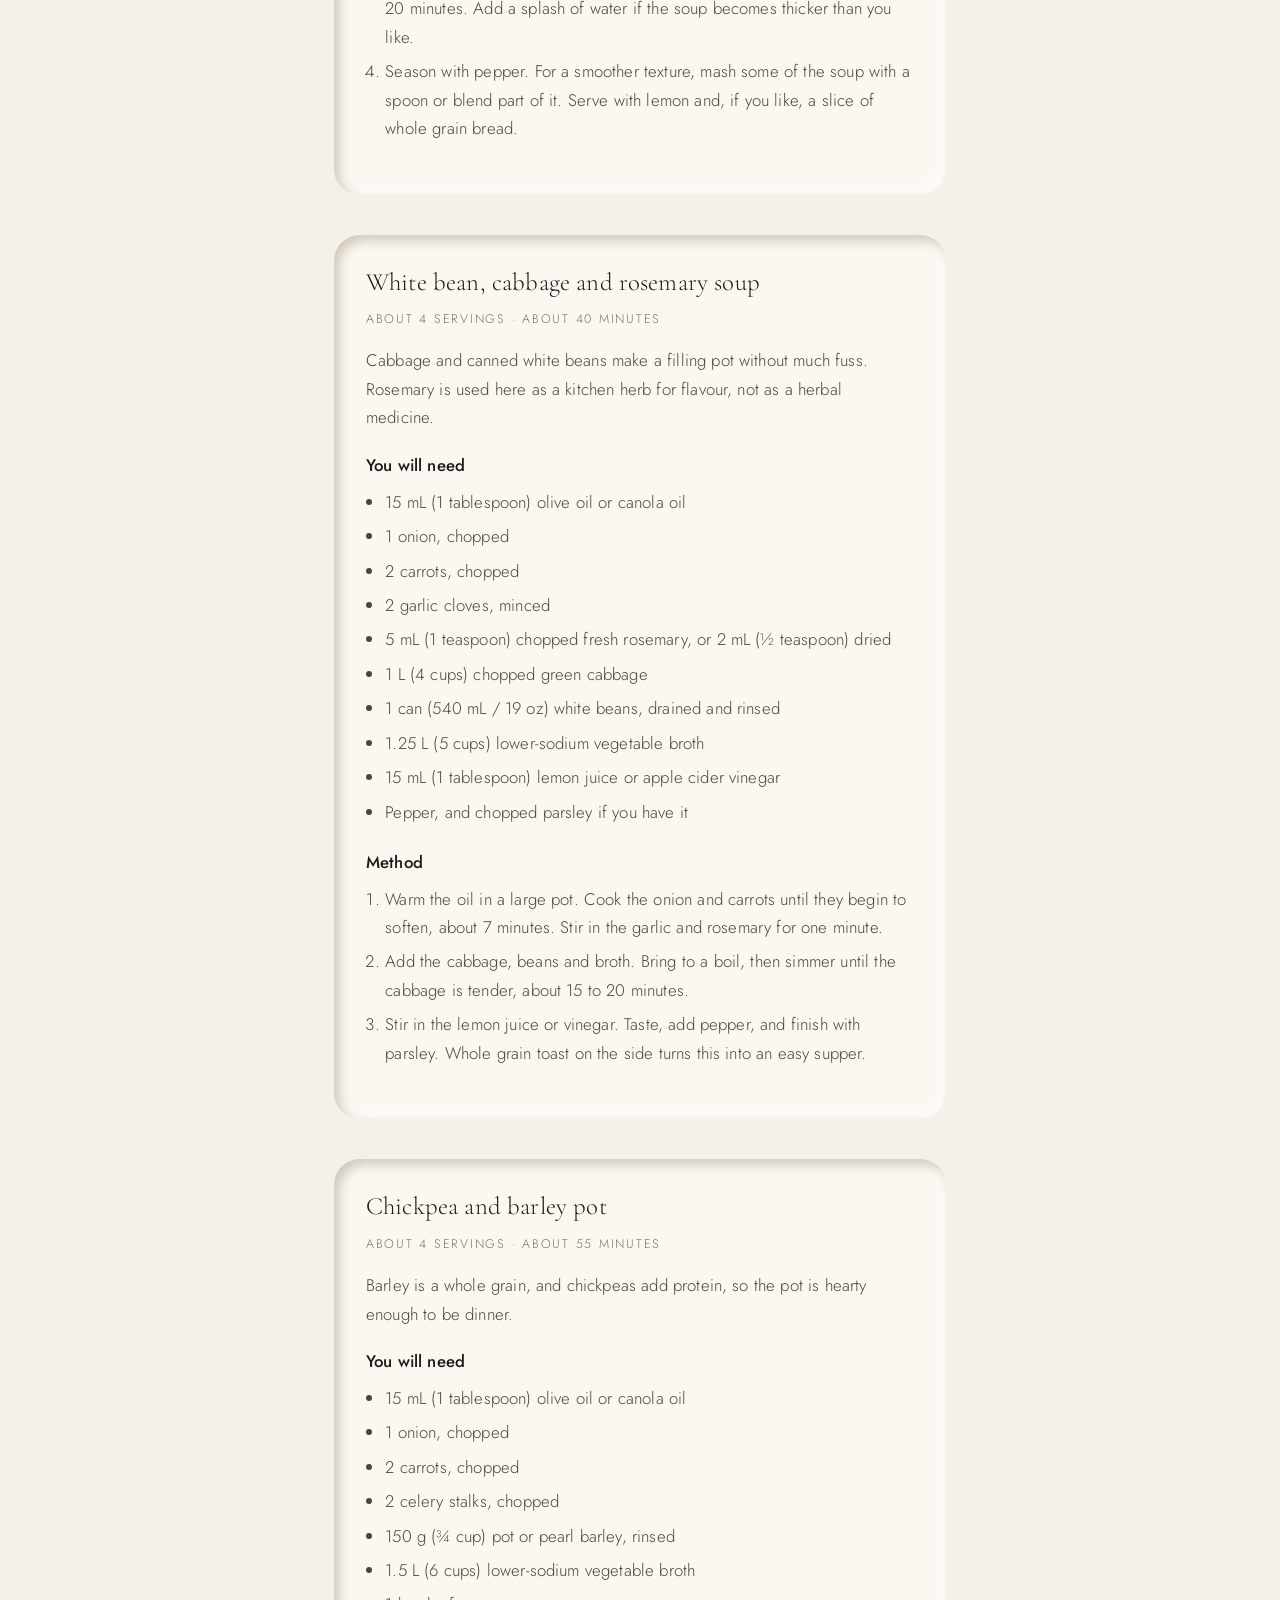
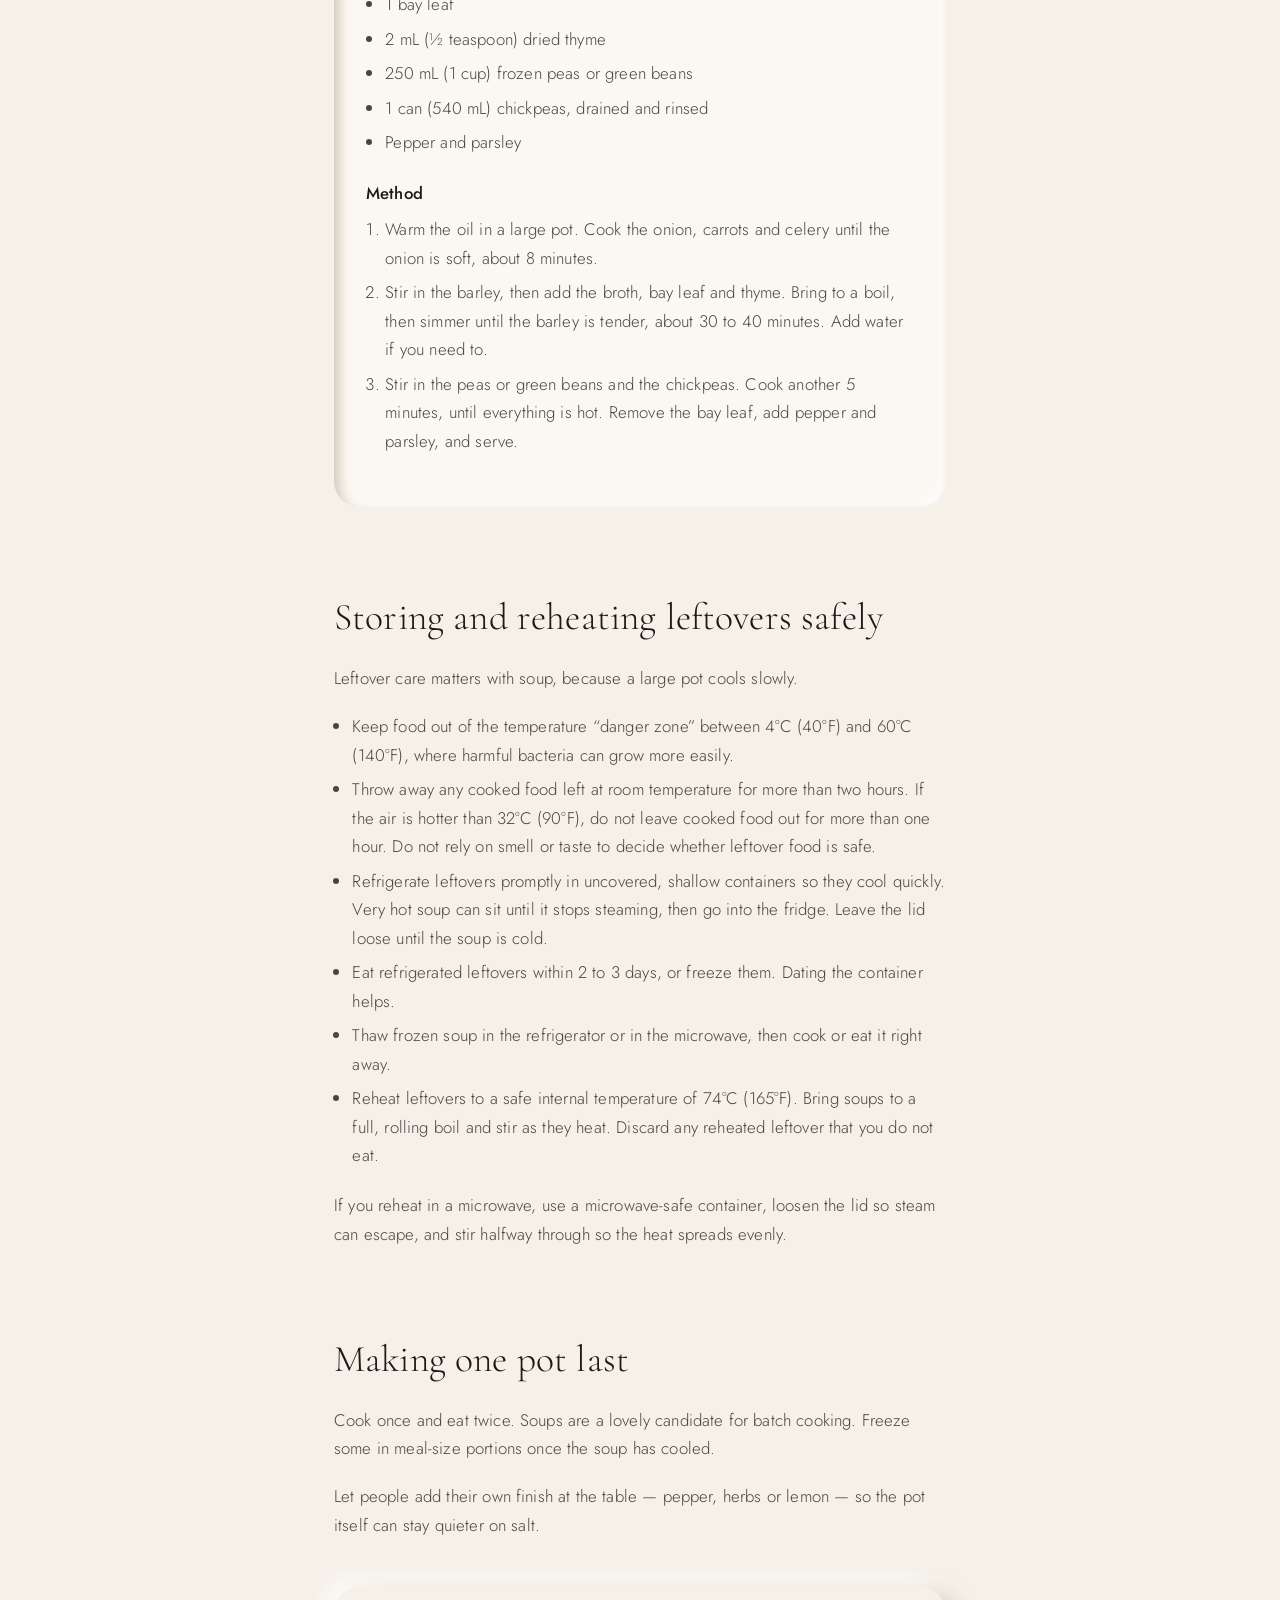
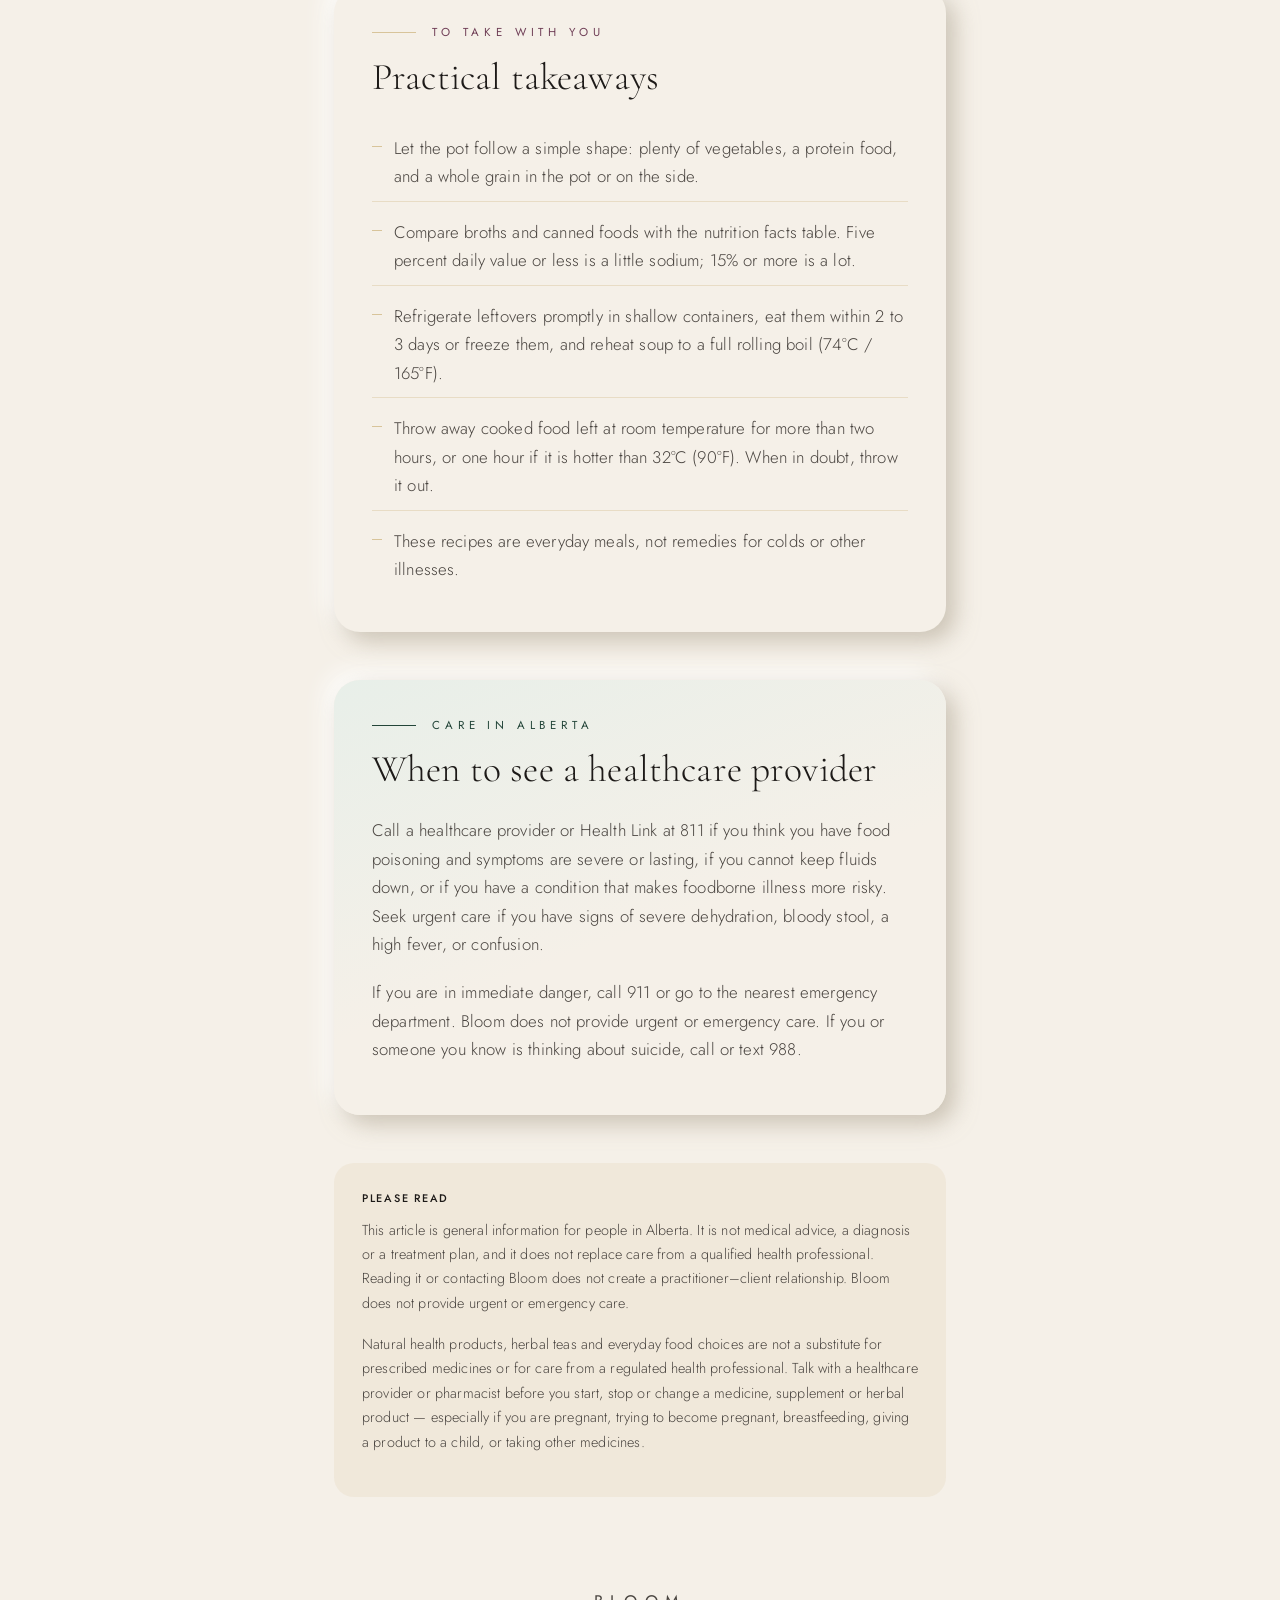
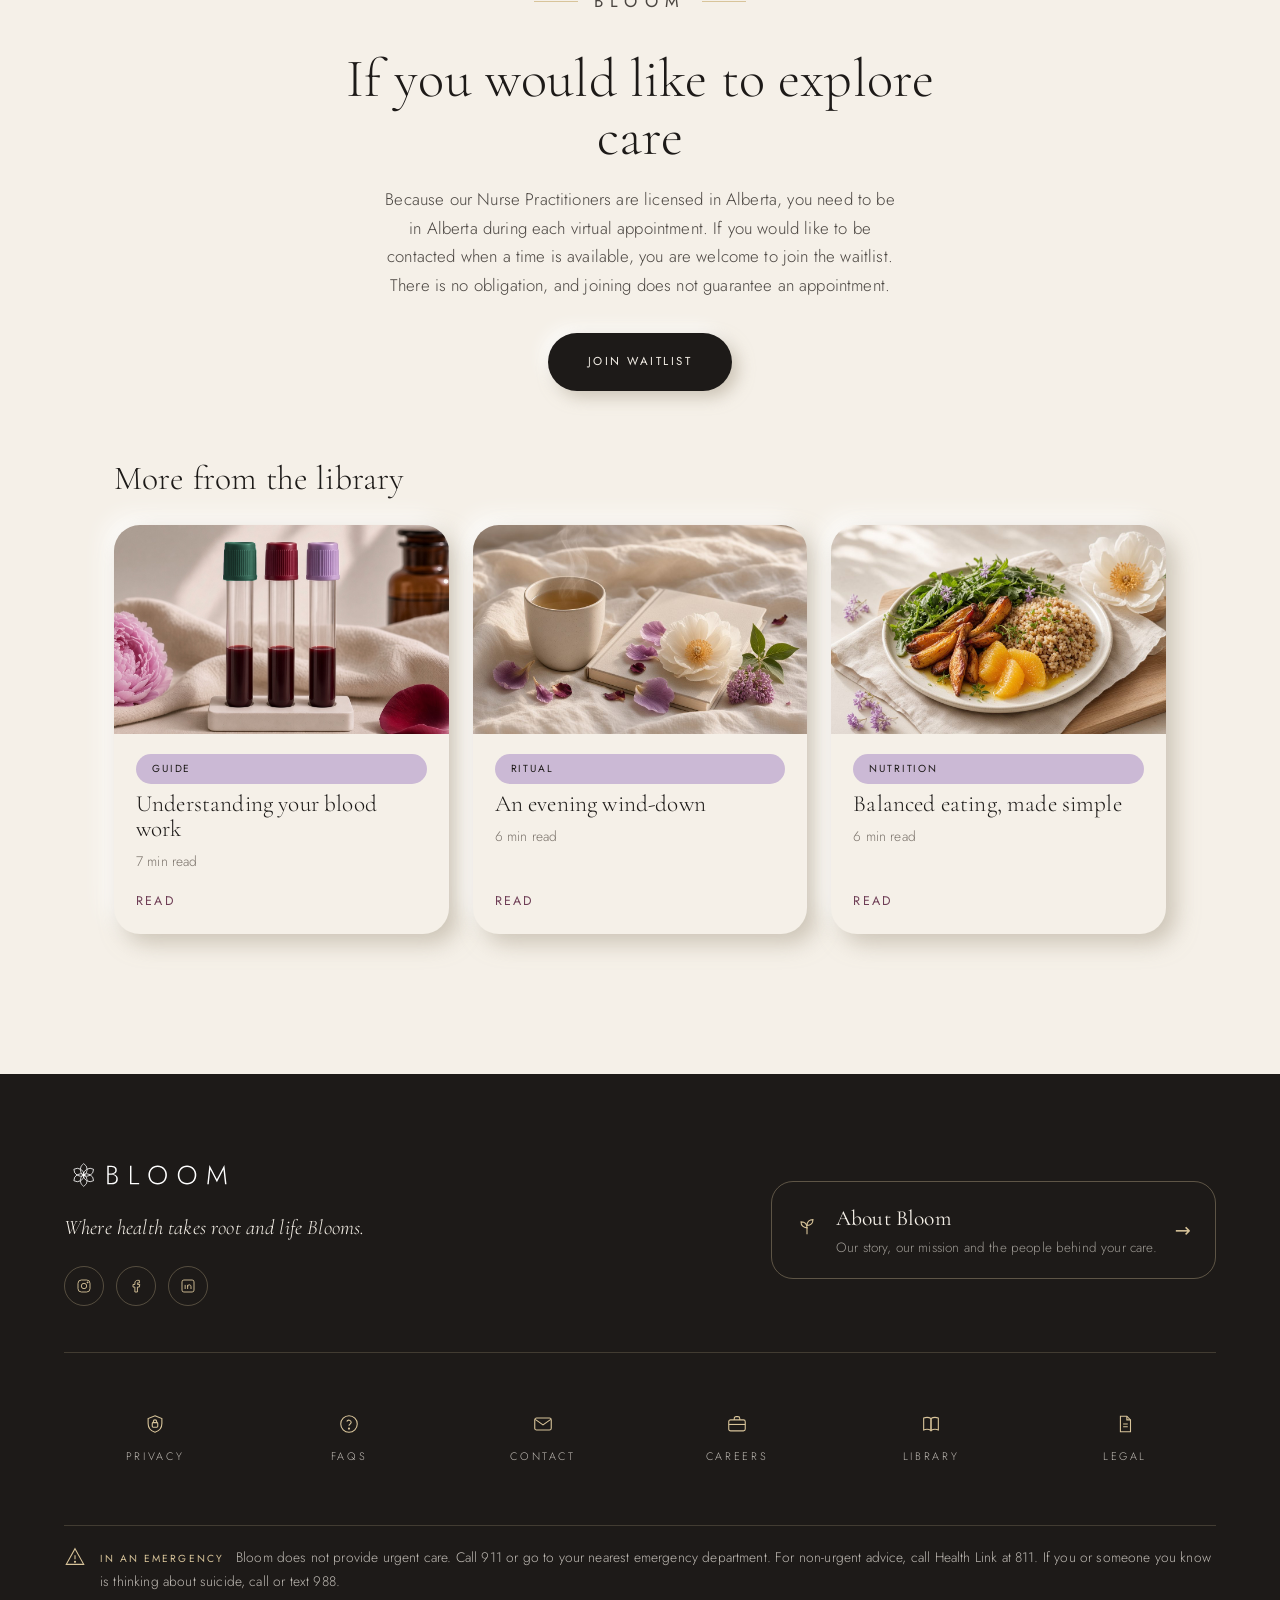
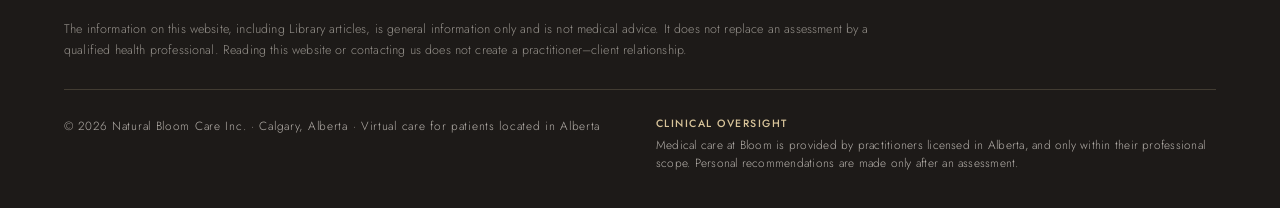
<file: library/warming-winter-soups.html>
<!DOCTYPE html>
<html lang="en-CA">
<head>
<meta charset="UTF-8">
<meta name="viewport" content="width=device-width, initial-scale=1.0">
<meta name="color-scheme" content="light only">
<title>Warming winter soups — Bloom Library</title>
<link rel="icon" href="/assets/logo/favicon.svg" type="image/svg+xml">
<meta name="description" content="Three winter soup recipes using vegetables, beans, lentils, chickpeas, and barley, with notes on flavour and safe leftovers.">
<link rel="canonical" href="https://naturalbloom.ca/library/warming-winter-soups.html">
<meta property="og:title" content="Warming winter soups — Bloom Library">
<meta property="og:description" content="Three winter soup recipes using vegetables, beans, lentils, chickpeas, and barley, with notes on flavour and safe leftovers.">
<meta property="og:type" content="article">
<meta property="og:url" content="https://naturalbloom.ca/library/warming-winter-soups.html">
<meta property="og:image" content="https://naturalbloom.ca/library/images/warming-winter-soups.jpg">
<link rel="stylesheet" href="/assets/fonts.css">
<link rel="stylesheet" href="article.css">
<style id="bloom-nav-logo">
/* ===== Bloom animated logo in the nav (flower grows from a dot on hover / keyboard focus) ===== */
.nav .logo.logo-svg{display:flex;align-items:center;letter-spacing:0;font-size:0;line-height:0;max-width:none;overflow:visible;flex-shrink:0;text-decoration:none;margin-left:-10px}   /* -10px: cancels the SVG's built-in clear-space so the flower lines up with the page content edge */
.nav .logo.logo-svg svg{height:46px;width:auto;display:block}
.nav .logo.logo-svg .bloom-logo{--bloom-ink:#2E2B29}                 /* dark ink on the ivory nav */
.nav.dark .logo.logo-svg .bloom-logo{--bloom-ink:var(--bone,#F5F0E8)}   /* ivory ink when the nav turns dark */
.nav .logo.logo-svg .bloom-logo .ink{transition:fill .5s ease}
.nav .logo.logo-svg:focus-visible{outline:2px solid currentColor;outline-offset:6px;border-radius:4px}
@media (max-width:720px){
  .nav .logo.logo-svg svg{height:30px}
  .nav .logo.logo-svg{max-width:none;overflow:visible;margin-left:-6px}
}
</style>
</head>
<body>
<a class="skip" href="#main">Skip to article</a>
<nav class="nav" id="nav">
  <div class="wrap">
    <a href="/" class="logo logo-svg" aria-label="Bloom Integrative Health – home"><svg class="bloom-logo bl-bn" xmlns="http://www.w3.org/2000/svg" viewBox="-98.69 -154.12 872.17 213.41" aria-hidden="true" focusable="false">
<style>
.bloom-logo{--bloom-ink:#2E2B29;display:block;overflow:visible}
.bloom-logo .hit{fill:transparent;pointer-events:all}
.bloom-logo .ink{fill:var(--bloom-ink)}
.bloom-logo .petal{fill:none;stroke:var(--bloom-ink);stroke-linejoin:miter;stroke-miterlimit:10}
.bloom-logo .seed{fill:var(--bloom-ink);opacity:0;transform-origin:0 0}
.bloom-logo .pw,.bloom-logo .mc{transform-origin:0 0}
@keyframes bloom-seed{0%{transform:scale(0);opacity:0}12%{transform:scale(1.25);opacity:1}22%{transform:scale(1);opacity:1}58%{transform:scale(1);opacity:1}100%{transform:scale(.25);opacity:0}}
@keyframes bloom-grow-0{0%{transform:scale(0.55,0.1) rotate(4.5deg);opacity:0;animation-timing-function:cubic-bezier(.16,.8,.24,1)}14%{opacity:1}72%{transform:scale(1.03) rotate(-0.90deg);animation-timing-function:cubic-bezier(.4,0,.3,1)}100%{transform:scale(1) rotate(0deg);opacity:1}}
@keyframes bloom-draw-0{0%{stroke-dasharray:0 1;animation-timing-function:cubic-bezier(.16,.8,.24,1)}80%{stroke-dasharray:.5 0}99.9%{stroke-dasharray:.5 0}100%{stroke-dasharray:none}}
@keyframes bloom-mask-0{0%{transform:scale(1.16)}4%{transform:scale(4.90)}8%{transform:scale(14.14)}12%{transform:scale(23.87)}16%{transform:scale(32.20)}20%{transform:scale(38.83)}24%{transform:scale(44.02)}28%{transform:scale(48.06)}32%{transform:scale(51.23)}36%{transform:scale(53.71)}40%{transform:scale(55.67)}44%{transform:scale(57.20)}48%{transform:scale(58.39)}52%{transform:scale(59.31)}56%{transform:scale(60.01)}60%{transform:scale(60.53)}64%{transform:scale(60.89)}68%{transform:scale(61.13)}72%{transform:scale(61.26)}76%{transform:scale(61.22)}80%{transform:scale(60.86)}84%{transform:scale(62.36)}88%{transform:scale(66.91)}92%{transform:scale(72.59)}96%{transform:scale(77.43)}100%{transform:scale(79.47)}}
@keyframes bloom-grow-1{0%{transform:scale(0.42,0.08) rotate(-3.5deg);opacity:0;animation-timing-function:cubic-bezier(.22,.7,.2,1)}14%{opacity:1}76%{transform:scale(1.02) rotate(0.70deg);animation-timing-function:cubic-bezier(.4,0,.3,1)}100%{transform:scale(1) rotate(0deg);opacity:1}}
@keyframes bloom-draw-1{0%{stroke-dasharray:0 1;animation-timing-function:cubic-bezier(.22,.7,.2,1)}84%{stroke-dasharray:.5 0}99.9%{stroke-dasharray:.5 0}100%{stroke-dasharray:none}}
@keyframes bloom-mask-1{0%{transform:scale(1.16)}4%{transform:scale(2.27)}8%{transform:scale(7.78)}12%{transform:scale(15.78)}16%{transform:scale(24.32)}20%{transform:scale(31.90)}24%{transform:scale(38.09)}28%{transform:scale(43.03)}32%{transform:scale(46.96)}36%{transform:scale(50.09)}40%{transform:scale(52.59)}44%{transform:scale(54.59)}48%{transform:scale(56.19)}52%{transform:scale(57.46)}56%{transform:scale(58.46)}60%{transform:scale(59.23)}64%{transform:scale(59.80)}68%{transform:scale(60.22)}72%{transform:scale(60.49)}76%{transform:scale(60.65)}80%{transform:scale(60.63)}84%{transform:scale(60.29)}88%{transform:scale(63.01)}92%{transform:scale(69.64)}96%{transform:scale(76.39)}100%{transform:scale(79.47)}}
@keyframes bloom-grow-2{0%{transform:scale(0.6,0.12) rotate(-5.5deg);opacity:0;animation-timing-function:cubic-bezier(.12,.85,.3,1)}14%{opacity:1}70%{transform:scale(1.045) rotate(1.10deg);animation-timing-function:cubic-bezier(.4,0,.3,1)}100%{transform:scale(1) rotate(0deg);opacity:1}}
@keyframes bloom-draw-2{0%{stroke-dasharray:0 1;animation-timing-function:cubic-bezier(.12,.85,.3,1)}78%{stroke-dasharray:.5 0}99.9%{stroke-dasharray:.5 0}100%{stroke-dasharray:none}}
@keyframes bloom-mask-2{0%{transform:scale(1.16)}4%{transform:scale(7.52)}8%{transform:scale(18.11)}12%{transform:scale(27.62)}16%{transform:scale(35.36)}20%{transform:scale(41.48)}24%{transform:scale(46.30)}28%{transform:scale(50.09)}32%{transform:scale(53.06)}36%{transform:scale(55.40)}40%{transform:scale(57.23)}44%{transform:scale(58.65)}48%{transform:scale(59.75)}52%{transform:scale(60.58)}56%{transform:scale(61.19)}60%{transform:scale(61.63)}64%{transform:scale(61.92)}68%{transform:scale(62.10)}70%{transform:scale(62.15)}72%{transform:scale(62.16)}76%{transform:scale(61.91)}78%{transform:scale(61.62)}80%{transform:scale(61.69)}84%{transform:scale(64.10)}88%{transform:scale(68.59)}92%{transform:scale(73.65)}96%{transform:scale(77.77)}100%{transform:scale(79.47)}}
@keyframes bloom-grow-3{0%{transform:scale(0.5,0.09) rotate(3.0deg);opacity:0;animation-timing-function:cubic-bezier(.3,.6,.25,1)}14%{opacity:1}74%{transform:scale(1.025) rotate(-0.60deg);animation-timing-function:cubic-bezier(.4,0,.3,1)}100%{transform:scale(1) rotate(0deg);opacity:1}}
@keyframes bloom-draw-3{0%{stroke-dasharray:0 1;animation-timing-function:cubic-bezier(.3,.6,.25,1)}82%{stroke-dasharray:.5 0}99.9%{stroke-dasharray:.5 0}100%{stroke-dasharray:none}}
@keyframes bloom-mask-3{0%{transform:scale(1.16)}4%{transform:scale(1.19)}8%{transform:scale(3.98)}12%{transform:scale(8.66)}16%{transform:scale(15.13)}20%{transform:scale(22.59)}24%{transform:scale(29.91)}28%{transform:scale(36.36)}32%{transform:scale(41.76)}36%{transform:scale(46.16)}40%{transform:scale(49.71)}44%{transform:scale(52.56)}48%{transform:scale(54.84)}52%{transform:scale(56.64)}56%{transform:scale(58.05)}60%{transform:scale(59.12)}64%{transform:scale(59.90)}68%{transform:scale(60.45)}72%{transform:scale(60.79)}74%{transform:scale(60.89)}76%{transform:scale(60.94)}80%{transform:scale(60.79)}82%{transform:scale(60.57)}84%{transform:scale(60.99)}88%{transform:scale(65.06)}92%{transform:scale(71.29)}96%{transform:scale(76.99)}100%{transform:scale(79.47)}}
@keyframes bloom-grow-4{0%{transform:scale(0.38,0.11) rotate(5.0deg);opacity:0;animation-timing-function:cubic-bezier(.18,.75,.22,1)}14%{opacity:1}68%{transform:scale(1.035) rotate(-1.00deg);animation-timing-function:cubic-bezier(.4,0,.3,1)}100%{transform:scale(1) rotate(0deg);opacity:1}}
@keyframes bloom-draw-4{0%{stroke-dasharray:0 1;animation-timing-function:cubic-bezier(.18,.75,.22,1)}76%{stroke-dasharray:.5 0}99.9%{stroke-dasharray:.5 0}100%{stroke-dasharray:none}}
@keyframes bloom-mask-4{0%{transform:scale(1.16)}4%{transform:scale(4.35)}8%{transform:scale(13.21)}12%{transform:scale(23.22)}16%{transform:scale(31.97)}20%{transform:scale(38.92)}24%{transform:scale(44.32)}28%{transform:scale(48.50)}32%{transform:scale(51.75)}36%{transform:scale(54.29)}40%{transform:scale(56.28)}44%{transform:scale(57.82)}48%{transform:scale(59.01)}52%{transform:scale(59.91)}56%{transform:scale(60.58)}60%{transform:scale(61.05)}64%{transform:scale(61.36)}68%{transform:scale(61.53)}72%{transform:scale(61.53)}76%{transform:scale(61.22)}80%{transform:scale(62.13)}84%{transform:scale(65.31)}88%{transform:scale(69.80)}92%{transform:scale(74.42)}96%{transform:scale(78.02)}100%{transform:scale(79.47)}}
@keyframes bloom-grow-5{0%{transform:scale(0.58,0.07) rotate(-4.0deg);opacity:0;animation-timing-function:cubic-bezier(.25,.9,.35,1)}14%{opacity:1}78%{transform:scale(1.015) rotate(0.80deg);animation-timing-function:cubic-bezier(.4,0,.3,1)}100%{transform:scale(1) rotate(0deg);opacity:1}}
@keyframes bloom-draw-5{0%{stroke-dasharray:0 1;animation-timing-function:cubic-bezier(.25,.9,.35,1)}84%{stroke-dasharray:.5 0}99.9%{stroke-dasharray:.5 0}100%{stroke-dasharray:none}}
@keyframes bloom-mask-5{0%{transform:scale(1.16)}4%{transform:scale(2.40)}8%{transform:scale(7.67)}12%{transform:scale(14.83)}16%{transform:scale(22.70)}20%{transform:scale(30.28)}24%{transform:scale(36.94)}28%{transform:scale(42.47)}32%{transform:scale(46.90)}36%{transform:scale(50.37)}40%{transform:scale(53.05)}44%{transform:scale(55.11)}48%{transform:scale(56.67)}52%{transform:scale(57.84)}56%{transform:scale(58.71)}60%{transform:scale(59.34)}64%{transform:scale(59.79)}68%{transform:scale(60.09)}72%{transform:scale(60.28)}76%{transform:scale(60.39)}78%{transform:scale(60.42)}80%{transform:scale(60.41)}84%{transform:scale(60.23)}88%{transform:scale(62.99)}92%{transform:scale(69.63)}96%{transform:scale(76.38)}100%{transform:scale(79.47)}}
@media (prefers-reduced-motion:no-preference){
/* grows on hover / keyboard-focus of the link around it / .is-growing (JS replay) */
:is(.bl-bn:hover,.bl-bn.is-growing,:is(a,button):is(:hover,:focus-visible) .bl-bn) .pw.p0{animation:bloom-grow-0 1.3s linear 0.48s both}
:is(.bl-bn:hover,.bl-bn.is-growing,:is(a,button):is(:hover,:focus-visible) .bl-bn) .petal.p0{animation:bloom-draw-0 1.3s linear 0.48s both}
:is(.bl-bn:hover,.bl-bn.is-growing,:is(a,button):is(:hover,:focus-visible) .bl-bn) .mc0{animation:bloom-mask-0 1.3s linear 0.48s both}
:is(.bl-bn:hover,.bl-bn.is-growing,:is(a,button):is(:hover,:focus-visible) .bl-bn) .pr0{mask:url(#bn-m0)}
:is(.bl-bn:hover,.bl-bn.is-growing,:is(a,button):is(:hover,:focus-visible) .bl-bn) .pw.p1{animation:bloom-grow-1 1.0s linear 0.67s both}
:is(.bl-bn:hover,.bl-bn.is-growing,:is(a,button):is(:hover,:focus-visible) .bl-bn) .petal.p1{animation:bloom-draw-1 1.0s linear 0.67s both}
:is(.bl-bn:hover,.bl-bn.is-growing,:is(a,button):is(:hover,:focus-visible) .bl-bn) .mc1{animation:bloom-mask-1 1.0s linear 0.67s both}
:is(.bl-bn:hover,.bl-bn.is-growing,:is(a,button):is(:hover,:focus-visible) .bl-bn) .pr1{mask:url(#bn-m1)}
:is(.bl-bn:hover,.bl-bn.is-growing,:is(a,button):is(:hover,:focus-visible) .bl-bn) .pw.p2{animation:bloom-grow-2 1.35s linear 0.39s both}
:is(.bl-bn:hover,.bl-bn.is-growing,:is(a,button):is(:hover,:focus-visible) .bl-bn) .petal.p2{animation:bloom-draw-2 1.35s linear 0.39s both}
:is(.bl-bn:hover,.bl-bn.is-growing,:is(a,button):is(:hover,:focus-visible) .bl-bn) .mc2{animation:bloom-mask-2 1.35s linear 0.39s both}
:is(.bl-bn:hover,.bl-bn.is-growing,:is(a,button):is(:hover,:focus-visible) .bl-bn) .pr2{mask:url(#bn-m2)}
:is(.bl-bn:hover,.bl-bn.is-growing,:is(a,button):is(:hover,:focus-visible) .bl-bn) .pw.p3{animation:bloom-grow-3 1.15s linear 0.22s both}
:is(.bl-bn:hover,.bl-bn.is-growing,:is(a,button):is(:hover,:focus-visible) .bl-bn) .petal.p3{animation:bloom-draw-3 1.15s linear 0.22s both}
:is(.bl-bn:hover,.bl-bn.is-growing,:is(a,button):is(:hover,:focus-visible) .bl-bn) .mc3{animation:bloom-mask-3 1.15s linear 0.22s both}
:is(.bl-bn:hover,.bl-bn.is-growing,:is(a,button):is(:hover,:focus-visible) .bl-bn) .pr3{mask:url(#bn-m3)}
:is(.bl-bn:hover,.bl-bn.is-growing,:is(a,button):is(:hover,:focus-visible) .bl-bn) .pw.p4{animation:bloom-grow-4 1.25s linear 0.56s both}
:is(.bl-bn:hover,.bl-bn.is-growing,:is(a,button):is(:hover,:focus-visible) .bl-bn) .petal.p4{animation:bloom-draw-4 1.25s linear 0.56s both}
:is(.bl-bn:hover,.bl-bn.is-growing,:is(a,button):is(:hover,:focus-visible) .bl-bn) .mc4{animation:bloom-mask-4 1.25s linear 0.56s both}
:is(.bl-bn:hover,.bl-bn.is-growing,:is(a,button):is(:hover,:focus-visible) .bl-bn) .pr4{mask:url(#bn-m4)}
:is(.bl-bn:hover,.bl-bn.is-growing,:is(a,button):is(:hover,:focus-visible) .bl-bn) .pw.p5{animation:bloom-grow-5 0.9s linear 0.31s both}
:is(.bl-bn:hover,.bl-bn.is-growing,:is(a,button):is(:hover,:focus-visible) .bl-bn) .petal.p5{animation:bloom-draw-5 0.9s linear 0.31s both}
:is(.bl-bn:hover,.bl-bn.is-growing,:is(a,button):is(:hover,:focus-visible) .bl-bn) .mc5{animation:bloom-mask-5 0.9s linear 0.31s both}
:is(.bl-bn:hover,.bl-bn.is-growing,:is(a,button):is(:hover,:focus-visible) .bl-bn) .pr5{mask:url(#bn-m5)}
:is(.bl-bn:hover,.bl-bn.is-growing,:is(a,button):is(:hover,:focus-visible) .bl-bn) .seed{animation:bloom-seed 1.25s ease-out 0s both}
}
</style>
<defs><radialGradient id="bn-g"><stop offset="0" stop-color="#fff"/><stop offset=".8" stop-color="#fff"/><stop offset="1" stop-color="#fff" stop-opacity="0"/></radialGradient><mask id="bn-m0" maskUnits="userSpaceOnUse" x="-83.45" y="-83.45" width="166.9" height="166.9"><circle class="mc mc0" r="1" fill="url(#bn-g)" transform="scale(79.47)"/></mask><mask id="bn-m1" maskUnits="userSpaceOnUse" x="-83.45" y="-83.45" width="166.9" height="166.9"><circle class="mc mc1" r="1" fill="url(#bn-g)" transform="scale(79.47)"/></mask><mask id="bn-m2" maskUnits="userSpaceOnUse" x="-83.45" y="-83.45" width="166.9" height="166.9"><circle class="mc mc2" r="1" fill="url(#bn-g)" transform="scale(79.47)"/></mask><mask id="bn-m3" maskUnits="userSpaceOnUse" x="-83.45" y="-83.45" width="166.9" height="166.9"><circle class="mc mc3" r="1" fill="url(#bn-g)" transform="scale(79.47)"/></mask><mask id="bn-m4" maskUnits="userSpaceOnUse" x="-83.45" y="-83.45" width="166.9" height="166.9"><circle class="mc mc4" r="1" fill="url(#bn-g)" transform="scale(79.47)"/></mask><mask id="bn-m5" maskUnits="userSpaceOnUse" x="-83.45" y="-83.45" width="166.9" height="166.9"><circle class="mc mc5" r="1" fill="url(#bn-g)" transform="scale(79.47)"/></mask></defs>
<rect class="hit" x="-98.69" y="-154.12" width="872.17" height="213.41"/>
<g class="flower" transform="translate(0 -47.42)"><g class="pr pr0" transform="rotate(0)"><g class="pw p0"><path class="petal p0" pathLength="1" stroke-width="3.79" d="M0 2.71A34.8 34.8 0 0 1 0 -57.82A34.8 34.8 0 0 1 0 2.71Z"/></g></g><g class="pr pr1" transform="rotate(60)"><g class="pw p1"><path class="petal p1" pathLength="1" stroke-width="3.79" d="M0 2.71A34.8 34.8 0 0 1 0 -57.82A34.8 34.8 0 0 1 0 2.71Z"/></g></g><g class="pr pr2" transform="rotate(120)"><g class="pw p2"><path class="petal p2" pathLength="1" stroke-width="3.79" d="M0 2.71A34.8 34.8 0 0 1 0 -57.82A34.8 34.8 0 0 1 0 2.71Z"/></g></g><g class="pr pr3" transform="rotate(180)"><g class="pw p3"><path class="petal p3" pathLength="1" stroke-width="3.79" d="M0 2.71A34.8 34.8 0 0 1 0 -57.82A34.8 34.8 0 0 1 0 2.71Z"/></g></g><g class="pr pr4" transform="rotate(240)"><g class="pw p4"><path class="petal p4" pathLength="1" stroke-width="3.79" d="M0 2.71A34.8 34.8 0 0 1 0 -57.82A34.8 34.8 0 0 1 0 2.71Z"/></g></g><g class="pr pr5" transform="rotate(300)"><g class="pw p5"><path class="petal p5" pathLength="1" stroke-width="3.79" d="M0 2.71A34.8 34.8 0 0 1 0 -57.82A34.8 34.8 0 0 1 0 2.71Z"/></g></g><circle class="seed" r="5.2"/></g>
<path class="ink" d="M125.79 -50.94H141.1Q149.1 -50.94 155.19 -53.31Q161.29 -55.68 164.74 -60.35Q168.2 -65.03 168.2 -71.94Q168.2 -79.52 164.81 -84.6Q161.42 -89.68 155.26 -92.26Q149.1 -94.83 140.56 -94.83H119.97V0H141.92Q151.13 0 158.24 -2.98Q165.35 -5.96 169.42 -12.06Q173.48 -18.15 173.48 -27.5Q173.48 -34 170.84 -38.81Q168.2 -43.62 163.79 -46.74Q159.39 -49.85 153.84 -51.41Q148.28 -52.97 142.46 -52.97H125.79V-48.63H141.92Q146.79 -48.63 151.06 -47.28Q155.33 -45.93 158.71 -43.28Q162.1 -40.64 164 -36.78Q165.89 -32.92 165.89 -27.91Q165.89 -20.86 162.91 -16.19Q159.93 -11.52 154.51 -9.08Q149.1 -6.64 141.92 -6.64H127.42V-88.19H140.56Q149.77 -88.19 155.26 -83.79Q160.75 -79.39 160.75 -71.53Q160.75 -65.98 158.04 -62.39Q155.33 -58.8 150.72 -57.03Q146.11 -55.27 140.56 -55.27H125.79ZM235.53 -94.83V0H282.13V-7.04H242.98V-94.83ZM337.13 -47.42Q337.13 -59.34 342.21 -68.62Q347.29 -77.9 356.17 -83.25Q365.04 -88.6 376.42 -88.6Q387.8 -88.6 396.67 -83.25Q405.55 -77.9 410.56 -68.62Q415.57 -59.34 415.57 -47.42Q415.57 -35.63 410.56 -26.28Q405.55 -16.93 396.67 -11.58Q387.8 -6.23 376.42 -6.23Q365.04 -6.23 356.17 -11.58Q347.29 -16.93 342.21 -26.28Q337.13 -35.63 337.13 -47.42ZM329.27 -47.42Q329.27 -36.98 332.8 -28.11Q336.32 -19.24 342.69 -12.67Q349.05 -6.1 357.66 -2.44Q366.26 1.22 376.42 1.22Q386.58 1.22 395.18 -2.44Q403.78 -6.1 410.15 -12.67Q416.52 -19.24 420.04 -28.11Q423.56 -36.98 423.56 -47.42Q423.56 -57.85 420.04 -66.72Q416.52 -75.59 410.15 -82.16Q403.78 -88.73 395.18 -92.39Q386.58 -96.05 376.42 -96.05Q366.26 -96.05 357.66 -92.39Q349.05 -88.73 342.69 -82.16Q336.32 -75.59 332.8 -66.72Q329.27 -57.85 329.27 -47.42ZM486.69 -47.42Q486.69 -59.34 491.77 -68.62Q496.85 -77.9 505.73 -83.25Q514.6 -88.6 525.98 -88.6Q537.36 -88.6 546.23 -83.25Q555.11 -77.9 560.12 -68.62Q565.13 -59.34 565.13 -47.42Q565.13 -35.63 560.12 -26.28Q555.11 -16.93 546.23 -11.58Q537.36 -6.23 525.98 -6.23Q514.6 -6.23 505.73 -11.58Q496.85 -16.93 491.77 -26.28Q486.69 -35.63 486.69 -47.42ZM478.84 -47.42Q478.84 -36.98 482.36 -28.11Q485.88 -19.24 492.25 -12.67Q498.61 -6.1 507.22 -2.44Q515.82 1.22 525.98 1.22Q536.14 1.22 544.74 -2.44Q553.35 -6.1 559.71 -12.67Q566.08 -19.24 569.6 -28.11Q573.12 -36.98 573.12 -47.42Q573.12 -57.85 569.6 -66.72Q566.08 -75.59 559.71 -82.16Q553.35 -88.73 544.74 -92.39Q536.14 -96.05 525.98 -96.05Q515.82 -96.05 507.22 -92.39Q498.61 -88.73 492.25 -82.16Q485.88 -75.59 482.36 -66.72Q478.84 -57.85 478.84 -47.42ZM644.52 -75.05 677.85 -10.97 711.17 -75.05 719.3 0H726.75L715.78 -98.49L677.85 -25.6L639.91 -98.49L628.94 0H636.39Z"/>
</svg></a>
    <button class="menu-btn" id="menuBtn" type="button" aria-expanded="false" aria-controls="navLinks">Menu</button>
    <ul class="nav-links" id="navLinks">
      <li><a href="/#services">Services</a></li>
      <li><a href="/#team">Practitioners</a></li>
      <li><a href="/#about">Discover</a></li>
      <li><a href="/#library" aria-current="page">Library</a></li>
    </ul>
    <div class="nav-right">
      <a href="/#waitlist" class="btn btn-soft">Join waitlist</a>
      <a href="/portal/" class="acct" aria-label="Login" title="Login"><svg viewBox="0 0 24 24" fill="none" stroke="currentColor" stroke-width="1.3"><circle cx="12" cy="8.5" r="3.8"/><path d="M4.5 20c1.2-3.6 4-5.5 7.5-5.5s6.3 1.9 7.5 5.5"/></svg></a>
    </div>
  </div>
</nav>
<main id="main" class="article">
  <article class="article-inner">
    <nav class="crumbs" aria-label="Breadcrumb">
      <a href="/">Home</a><span aria-hidden="true">/</span>
      <a href="/#library">Library</a><span aria-hidden="true">/</span>
      <span>Warming winter soups</span>
    </nav>
    <header class="article-head">
      <div class="meta-row">
        <span class="pill pill-lilac">Recipe</span>
        <span class="readtime">7 min read</span>
      </div>
      <h1>Warming winter soups</h1>
      <p class="dek">Simple, comforting recipes for the colder months, with notes on flavour and safe leftovers.</p>
      <p class="byline"><span class="who">Written by the Bloom care team</span></p>
    </header>
    <!-- Illustrative AI-generated imagery for the six Library articles, cropped from 16:9 to 16:10. Not a photograph of a patient, a practitioner, or a laboratory result. -->
<figure class="hero-fig">
      <img src="images/warming-winter-soups.jpg" alt="A ceramic bowl of vegetable soup with a wooden spoon and a sprig of rosemary">
      <figcaption>Illustrative AI-generated imagery.</figcaption>
    </figure>
    <div class="article-body">
      <p>A pot of soup is one of the gentler ways to cook in cold weather. It can also follow a simple meal shape: plenty of vegetables, a protein food, and a whole grain on the side or stirred through. This page shares three simple recipes and some practical notes on flavour, leftovers, and food safety. It is not a treatment for a cold, the flu, or any other illness, and no soup here is offered as a way to prevent or cure a disease.</p>
      <p>You can still “plate” a mixed dish such as soup in your mind. Aim for vegetables to make up about half of what goes into the pot, add a protein food such as beans, lentils, or tofu, and serve a whole grain — barley in the soup, or whole grain bread on the side — as about a quarter of the meal. Water, or the soup itself, can help with everyday fluids. Water from foods such as vegetables and soups also adds to the fluid you take in.</p>

      <h2>Flavour without leaning only on salt</h2>
      <p>Soup can hide a lot of sodium, especially if it starts with a salty broth or canned ingredients. Choosing foods with little to no added sodium, sugars, or saturated fat is a gentle aim, and the nutrition facts table can help you compare products. As a quick reading guide, 5% daily value or less is a little, and 15% or more is a lot.</p>
      <p>A few habits help you keep flavour while going easier on the salt:</p>
      <ul>
        <li>Choose a lower-sodium vegetable broth, or use water plus herbs and spices and add salt at the end only if you need it.</li>
        <li>Rinse canned beans or lentils under water before they go in the pot.</li>
        <li>Build flavour with onion, garlic, celery, bay, thyme, pepper, lemon, vinegar or parsley.</li>
        <li>Taste before you salt. A squeeze of lemon at the table often brightens a soup more than another pinch of salt would.</li>
      </ul>
      <p>Cooking a pot yourself also lets you choose the sauces and seasonings, which is one lovely reason to cook more often.</p>

      <h2>Three simple soups</h2>
      <p>Each recipe makes about four servings, depending on appetite. Times are estimates. Use what you have: frozen vegetables are welcome, and extra canned beans can stand in where noted. If you cook for someone with allergies, read every label and skip or replace ingredients as needed.</p>

      <div class="recipe">
        <h3>Root vegetable and red lentil soup</h3>
        <p class="meta">About 4 servings · About 45 minutes</p>
        <p>Red lentils soften as they cook and give the soup a gentle body, so it does not need a thickener. This is a good place to use the pale winter vegetables that keep well in a Canadian kitchen.</p>
        <p class="serves"><strong>You will need</strong></p>
        <ul>
          <li>15 mL (1 tablespoon) olive oil or canola oil</li>
          <li>1 onion, chopped</li>
          <li>2 carrots, chopped</li>
          <li>2 celery stalks, chopped</li>
          <li>1 parsnip or small sweet potato, chopped</li>
          <li>2 garlic cloves, minced</li>
          <li>15 mL (1 tablespoon) tomato paste</li>
          <li>5 mL (1 teaspoon) ground cumin</li>
          <li>2 mL (½ teaspoon) dried thyme</li>
          <li>250 mL (1 cup) dry red lentils, rinsed</li>
          <li>1.5 L (6 cups) lower-sodium vegetable broth or water</li>
          <li>Pepper, and lemon wedges to serve</li>
        </ul>
        <p class="serves"><strong>Method</strong></p>
        <ol>
          <li>Warm the oil in a large pot over medium heat. Cook the onion, carrots, celery and parsnip, stirring now and then, until the onion looks soft, about 8 minutes.</li>
          <li>Stir in the garlic, tomato paste, cumin and thyme for one minute.</li>
          <li>Add the lentils and broth. Bring to a gentle boil, then lower the heat and simmer, partly covered, until the lentils and vegetables are tender, about 20 minutes. Add a splash of water if the soup becomes thicker than you like.</li>
          <li>Season with pepper. For a smoother texture, mash some of the soup with a spoon or blend part of it. Serve with lemon and, if you like, a slice of whole grain bread.</li>
        </ol>
      </div>

      <div class="recipe">
        <h3>White bean, cabbage and rosemary soup</h3>
        <p class="meta">About 4 servings · About 40 minutes</p>
        <p>Cabbage and canned white beans make a filling pot without much fuss. Rosemary is used here as a kitchen herb for flavour, not as a herbal medicine.</p>
        <p class="serves"><strong>You will need</strong></p>
        <ul>
          <li>15 mL (1 tablespoon) olive oil or canola oil</li>
          <li>1 onion, chopped</li>
          <li>2 carrots, chopped</li>
          <li>2 garlic cloves, minced</li>
          <li>5 mL (1 teaspoon) chopped fresh rosemary, or 2 mL (½ teaspoon) dried</li>
          <li>1 L (4 cups) chopped green cabbage</li>
          <li>1 can (540 mL / 19 oz) white beans, drained and rinsed</li>
          <li>1.25 L (5 cups) lower-sodium vegetable broth</li>
          <li>15 mL (1 tablespoon) lemon juice or apple cider vinegar</li>
          <li>Pepper, and chopped parsley if you have it</li>
        </ul>
        <p class="serves"><strong>Method</strong></p>
        <ol>
          <li>Warm the oil in a large pot. Cook the onion and carrots until they begin to soften, about 7 minutes. Stir in the garlic and rosemary for one minute.</li>
          <li>Add the cabbage, beans and broth. Bring to a boil, then simmer until the cabbage is tender, about 15 to 20 minutes.</li>
          <li>Stir in the lemon juice or vinegar. Taste, add pepper, and finish with parsley. Whole grain toast on the side turns this into an easy supper.</li>
        </ol>
      </div>

      <div class="recipe">
        <h3>Chickpea and barley pot</h3>
        <p class="meta">About 4 servings · About 55 minutes</p>
        <p>Barley is a whole grain, and chickpeas add protein, so the pot is hearty enough to be dinner.</p>
        <p class="serves"><strong>You will need</strong></p>
        <ul>
          <li>15 mL (1 tablespoon) olive oil or canola oil</li>
          <li>1 onion, chopped</li>
          <li>2 carrots, chopped</li>
          <li>2 celery stalks, chopped</li>
          <li>150 g (¾ cup) pot or pearl barley, rinsed</li>
          <li>1.5 L (6 cups) lower-sodium vegetable broth</li>
          <li>1 bay leaf</li>
          <li>2 mL (½ teaspoon) dried thyme</li>
          <li>250 mL (1 cup) frozen peas or green beans</li>
          <li>1 can (540 mL) chickpeas, drained and rinsed</li>
          <li>Pepper and parsley</li>
        </ul>
        <p class="serves"><strong>Method</strong></p>
        <ol>
          <li>Warm the oil in a large pot. Cook the onion, carrots and celery until the onion is soft, about 8 minutes.</li>
          <li>Stir in the barley, then add the broth, bay leaf and thyme. Bring to a boil, then simmer until the barley is tender, about 30 to 40 minutes. Add water if you need to.</li>
          <li>Stir in the peas or green beans and the chickpeas. Cook another 5 minutes, until everything is hot. Remove the bay leaf, add pepper and parsley, and serve.</li>
        </ol>
      </div>

      <h2>Storing and reheating leftovers safely</h2>
      <p>Leftover care matters with soup, because a large pot cools slowly.</p>
      <ul>
        <li>Keep food out of the temperature “danger zone” between 4°C (40°F) and 60°C (140°F), where harmful bacteria can grow more easily.</li>
        <li>Throw away any cooked food left at room temperature for more than two hours. If the air is hotter than 32°C (90°F), do not leave cooked food out for more than one hour. Do not rely on smell or taste to decide whether leftover food is safe.</li>
        <li>Refrigerate leftovers promptly in uncovered, shallow containers so they cool quickly. Very hot soup can sit until it stops steaming, then go into the fridge. Leave the lid loose until the soup is cold.</li>
        <li>Eat refrigerated leftovers within 2 to 3 days, or freeze them. Dating the container helps.</li>
        <li>Thaw frozen soup in the refrigerator or in the microwave, then cook or eat it right away.</li>
        <li>Reheat leftovers to a safe internal temperature of 74°C (165°F). Bring soups to a full, rolling boil and stir as they heat. Discard any reheated leftover that you do not eat.</li>
      </ul>
      <p>If you reheat in a microwave, use a microwave-safe container, loosen the lid so steam can escape, and stir halfway through so the heat spreads evenly.</p>

      <h2>Making one pot last</h2>
      <p>Cook once and eat twice. Soups are a lovely candidate for batch cooking. Freeze some in meal-size portions once the soup has cooled.</p>
      <p>Let people add their own finish at the table — pepper, herbs or lemon — so the pot itself can stay quieter on salt.</p>

      <aside class="callout takeaways">
        <p class="eyebrow">To take with you</p>
        <h2>Practical takeaways</h2>
        <ul>
          <li>Let the pot follow a simple shape: plenty of vegetables, a protein food, and a whole grain in the pot or on the side.</li>
          <li>Compare broths and canned foods with the nutrition facts table. Five percent daily value or less is a little sodium; 15% or more is a lot.</li>
          <li>Refrigerate leftovers promptly in shallow containers, eat them within 2 to 3 days or freeze them, and reheat soup to a full rolling boil (74°C / 165°F).</li>
          <li>Throw away cooked food left at room temperature for more than two hours, or one hour if it is hotter than 32°C (90°F). When in doubt, throw it out.</li>
          <li>These recipes are everyday meals, not remedies for colds or other illnesses.</li>
        </ul>
      </aside>
      <aside class="callout care">
        <p class="eyebrow">Care in Alberta</p>
        <h2>When to see a healthcare provider</h2>
        <p>Call a healthcare provider or Health Link at 811 if you think you have food poisoning and symptoms are severe or lasting, if you cannot keep fluids down, or if you have a condition that makes foodborne illness more risky. Seek urgent care if you have signs of severe dehydration, bloody stool, a high fever, or confusion.</p>
        <p>If you are in immediate danger, call 911 or go to the nearest emergency department. Bloom does not provide urgent or emergency care. If you or someone you know is thinking about suicide, call or text 988.</p>
      </aside>
      <aside class="disclaimer" role="note">
  <strong>Please read</strong>
  <p>This article is general information for people in Alberta. It is not medical advice, a diagnosis or a treatment plan, and it does not replace care from a qualified health professional. Reading it or contacting Bloom does not create a practitioner–client relationship. Bloom does not provide urgent or emergency care.</p>
  <p>Natural health products, herbal teas and everyday food choices are not a substitute for prescribed medicines or for care from a regulated health professional. Talk with a healthcare provider or pharmacist before you start, stop or change a medicine, supplement or herbal product — especially if you are pregnant, trying to become pregnant, breastfeeding, giving a product to a child, or taking other medicines.</p>
</aside>
    </div>
  </article>
  <aside class="cta-band">
    <div class="article-inner">
      <p class="eyebrow">Bloom</p>
      <h2>If you would like to explore care</h2>
      <p>Because our Nurse Practitioners are licensed in Alberta, you need to be in Alberta during each virtual appointment. If you would like to be contacted when a time is available, you are welcome to join the waitlist. There is no obligation, and joining does not guarantee an appointment.</p>
      <a class="btn btn-solid" href="/#waitlist">Join waitlist</a>
    </div>
  </aside>
  <aside class="related">
    <div class="related-inner">
      <h2>More from the library</h2>
      <div class="rel-grid">
      <a class="rel neo" href="understanding-your-blood-work.html">
        <img src="images/understanding-your-blood-work.jpg" alt="Three collection tubes a little under half full of dark red blood, with emerald, burgundy, and lilac caps, on ivory linen beside a pink flower and an amber bottle">
        <div class="body">
          <span class="pill pill-lilac">Guide</span>
          <h3>Understanding your blood work</h3>
          <p class="small">7 min read</p>
          <span class="link">Read</span>
        </div>
      </a>
      <a class="rel neo" href="an-evening-wind-down.html">
        <img src="images/an-evening-wind-down.jpg" alt="A ceramic cup of tea beside a closed book, a white flower and lilac petals on rumpled linen">
        <div class="body">
          <span class="pill pill-lilac">Ritual</span>
          <h3>An evening wind-down</h3>
          <p class="small">6 min read</p>
          <span class="link">Read</span>
        </div>
      </a>
      <a class="rel neo" href="balanced-eating-made-simple.html">
          <img src="images/balanced-eating-made-simple.jpg" alt="A plate of grains, roasted vegetables, leafy greens and orange segments on linen, with a white flower beside it">
          <div class="body">
            <span class="pill pill-lilac">Nutrition</span>
            <h3>Balanced eating, made simple</h3>
            <p class="small">6 min read</p>
            <span class="link">Read</span>
          </div>
      </a>
      </div>
    </div>
  </aside>
</main>
<footer class="f2">
  <div class="wrap">
    <div class="f2-top">
      <div class="f2-brand"><span class="logo"><img src="/assets/logo/bloom-logo-animated-hover-white.svg" alt="Bloom Integrative Health"></span><p class="tl">Where health takes root and life Blooms.</p>
        <div class="f2-social">
          <a href="https://www.instagram.com/naturalbloom.ca/" target="_blank" rel="noopener noreferrer" aria-label="Instagram (opens in a new tab)"><svg viewBox="0 0 24 24" fill="none" stroke="currentColor" stroke-width="1.2"><rect x="4" y="4" width="16" height="16" rx="4.5"/><circle cx="12" cy="12" r="3.6"/><circle cx="16.8" cy="7.2" r=".7" fill="currentColor"/></svg></a>
          <a href="#" aria-label="Facebook"><svg viewBox="0 0 24 24" fill="none" stroke="currentColor" stroke-width="1.2"><path d="M14 8h2.5V4.5H14c-2.2 0-3.5 1.5-3.5 3.6V10H8v3.4h2.5V20h3.4v-6.6h2.5l.6-3.4h-3.1V8.6c0-.4.2-.6.6-.6z"/></svg></a>
          <a href="#" aria-label="LinkedIn"><svg viewBox="0 0 24 24" fill="none" stroke="currentColor" stroke-width="1.2"><rect x="4" y="4" width="16" height="16" rx="2.5"/><path d="M8.2 10.5V16M8.2 7.8v.01"/><path d="M11.5 16v-5.5M11.5 13c0-1.6 1-2.6 2.3-2.6s2.2.8 2.2 2.6V16"/></svg></a>
        </div>
      </div>
      <a href="/#about" class="f2-about">
        <span class="f2-about-ic"><svg viewBox="0 0 24 24" fill="none" stroke="currentColor" stroke-width="1.2"><path d="M12 21v-8"/><path d="M12 14c-4 0-6.5-2.5-6.5-6.5 4 0 6.5 2.5 6.5 6.5z"/><path d="M12 11.5c0-4 2.5-6.5 6.5-6.5 0 4-2.5 6.5-6.5 6.5z"/></svg></span>
        <span class="f2-about-tx"><b>About Bloom</b><span>Our story, our mission and the people behind your care.</span></span>
        <span class="f2-arrow">→</span>
      </a>
    </div>
    <nav class="f2-nav" aria-label="Footer">
      <a href="/#privacy"><svg viewBox="0 0 24 24" fill="none" stroke="currentColor" stroke-width="1.2"><path d="M12 3l7.5 3v5.5c0 4.6-3.2 8.2-7.5 9.5-4.3-1.3-7.5-4.9-7.5-9.5V6z"/><rect x="9" y="10.5" width="6" height="5" rx="1"/><path d="M10.2 10.5V9.3a1.8 1.8 0 013.6 0v1.2"/></svg><span>Privacy</span></a>
      <a href="/#faq"><svg viewBox="0 0 24 24" fill="none" stroke="currentColor" stroke-width="1.2"><circle cx="12" cy="12" r="9"/><path d="M9.6 9.3a2.5 2.5 0 014.8.9c0 1.7-2.4 2.1-2.4 3.6"/><circle cx="12" cy="17" r=".6" fill="currentColor"/></svg><span>FAQs</span></a>
      <a href="mailto:hello@naturalbloom.ca"><svg viewBox="0 0 24 24" fill="none" stroke="currentColor" stroke-width="1.2"><rect x="3" y="5.5" width="18" height="13" rx="2"/><path d="M3.5 7l8.5 6 8.5-6"/></svg><span>Contact</span></a>
      <a href="/#careers"><svg viewBox="0 0 24 24" fill="none" stroke="currentColor" stroke-width="1.2"><rect x="3" y="7.5" width="18" height="12" rx="2"/><path d="M9 7.5V6a2 2 0 012-2h2a2 2 0 012 2v1.5"/><path d="M3 12.5h18"/></svg><span>Careers</span></a>
      <a href="/#library"><svg viewBox="0 0 24 24" fill="none" stroke="currentColor" stroke-width="1.2"><path d="M4 5.5c2.5-1 5.5-1 8 .5v13c-2.5-1.5-5.5-1.5-8-.5z"/><path d="M20 5.5c-2.5-1-5.5-1-8 .5v13c2.5-1.5 5.5-1.5 8-.5z"/></svg><span>Library</span></a>
      <a href="/#legal"><svg viewBox="0 0 24 24" fill="none" stroke="currentColor" stroke-width="1.2"><path d="M7 3.5h7l4 4v13H7z"/><path d="M14 3.5v4h4"/><path d="M10 12h5M10 15h5"/></svg><span>Legal</span></a>
    </nav>
    <div class="f2-emergency">
      <svg viewBox="0 0 24 24" fill="none" stroke="currentColor" stroke-width="1.2"><path d="M12 3l9.5 17h-19z"/><path d="M12 10v4.5"/><circle cx="12" cy="17.2" r=".6" fill="currentColor"/></svg>
      <span><b>In an emergency</b> Bloom does not provide urgent care. Call 911 or go to your nearest emergency department. For non-urgent advice, call Health Link at 811. If you or someone you know is thinking about suicide, call or text 988.</span>
    </div>
    <p class="f-disc">The information on this website, including Library articles, is general information only and is not medical advice. It does not replace an assessment by a qualified health professional. Reading this website or contacting us does not create a practitioner–client relationship.</p>
    <div class="f-base">
      <span>© 2026 Natural Bloom Care Inc. · Calgary, Alberta · Virtual care for patients located in Alberta</span>
      <p class="oversight"><b>Clinical oversight</b> Medical care at Bloom is provided by practitioners licensed in Alberta, and only within their professional scope. Personal recommendations are made only after an assessment.</p>
    </div>
  </div>
</footer>
<script>
(function(){
  var nav = document.getElementById('nav');
  var btn = document.getElementById('menuBtn');
  function onScroll(){ nav.classList.toggle('scrolled', window.scrollY > 8); }
  onScroll();
  window.addEventListener('scroll', onScroll, {passive:true});
  if (btn){
    btn.addEventListener('click', function(){
      var open = nav.classList.toggle('open');
      btn.setAttribute('aria-expanded', open ? 'true' : 'false');
    });
  }
})();
</script>
</body>
</html>
</file>
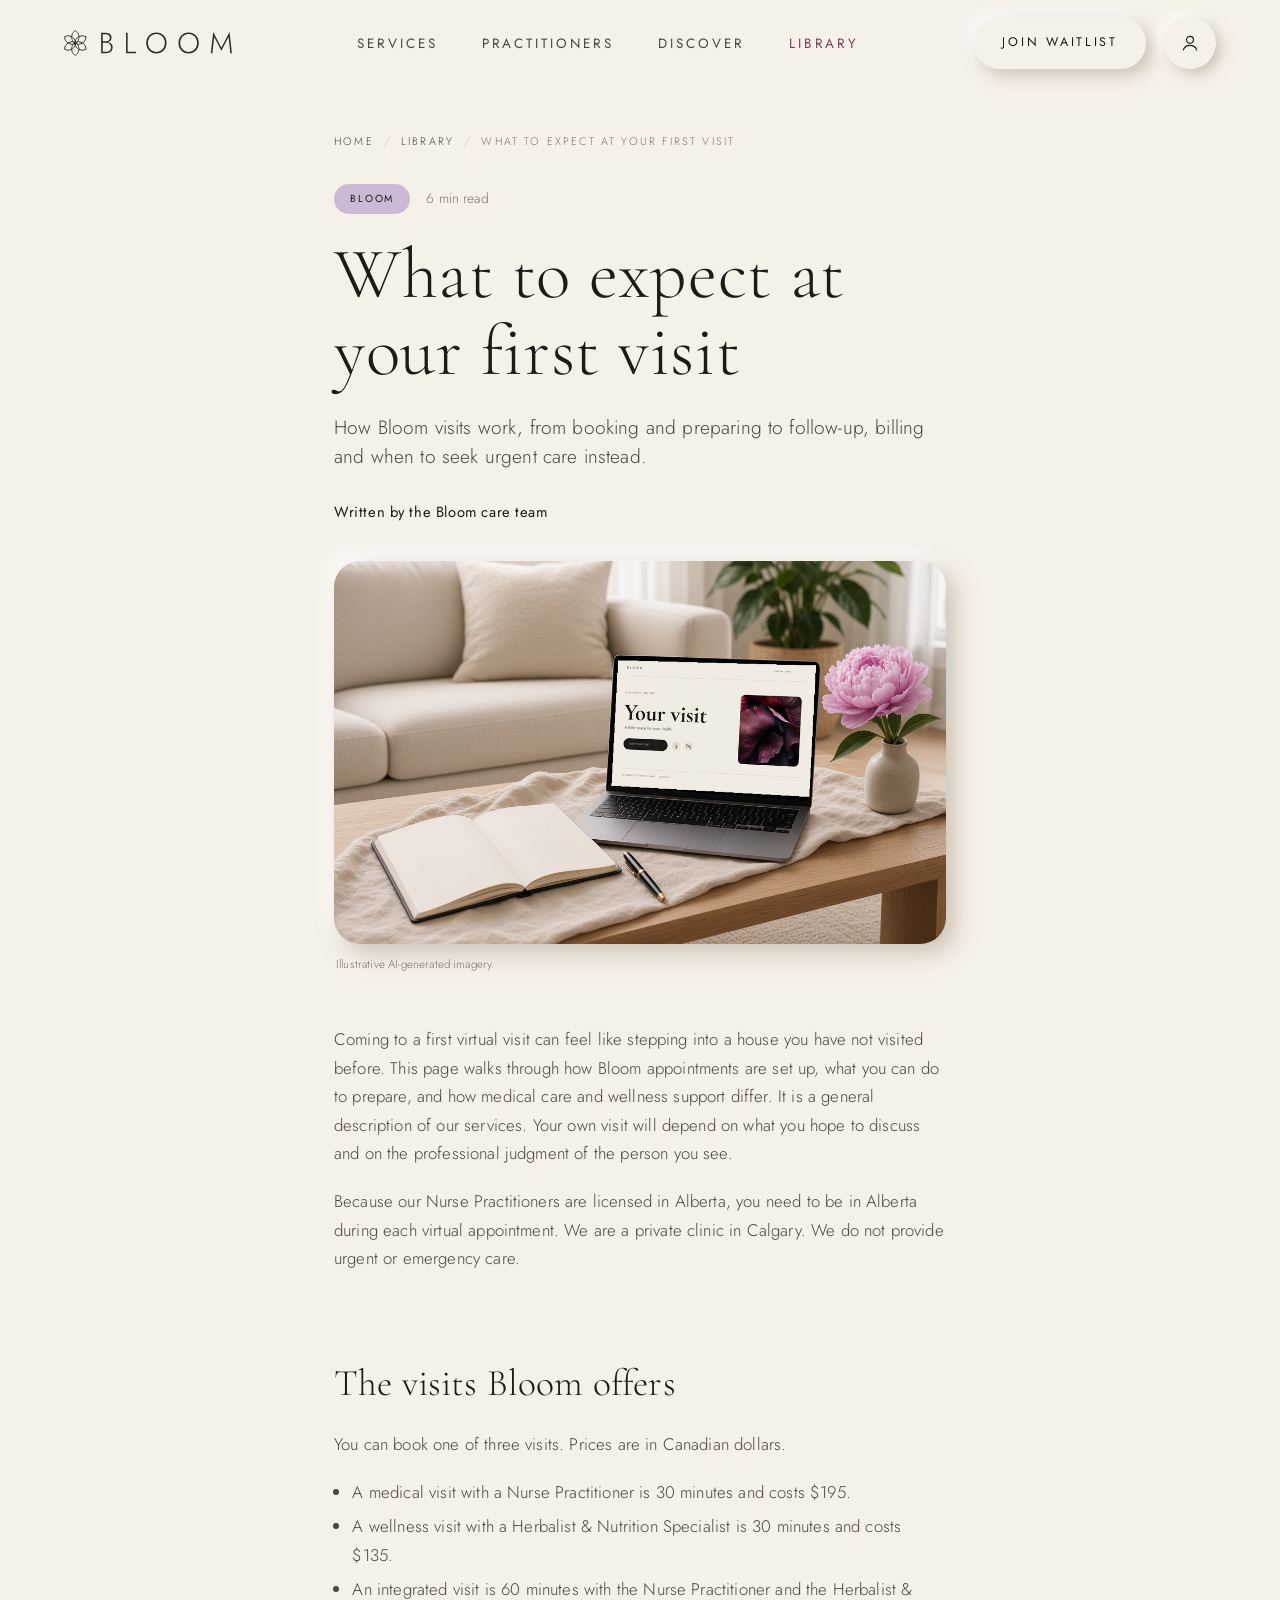
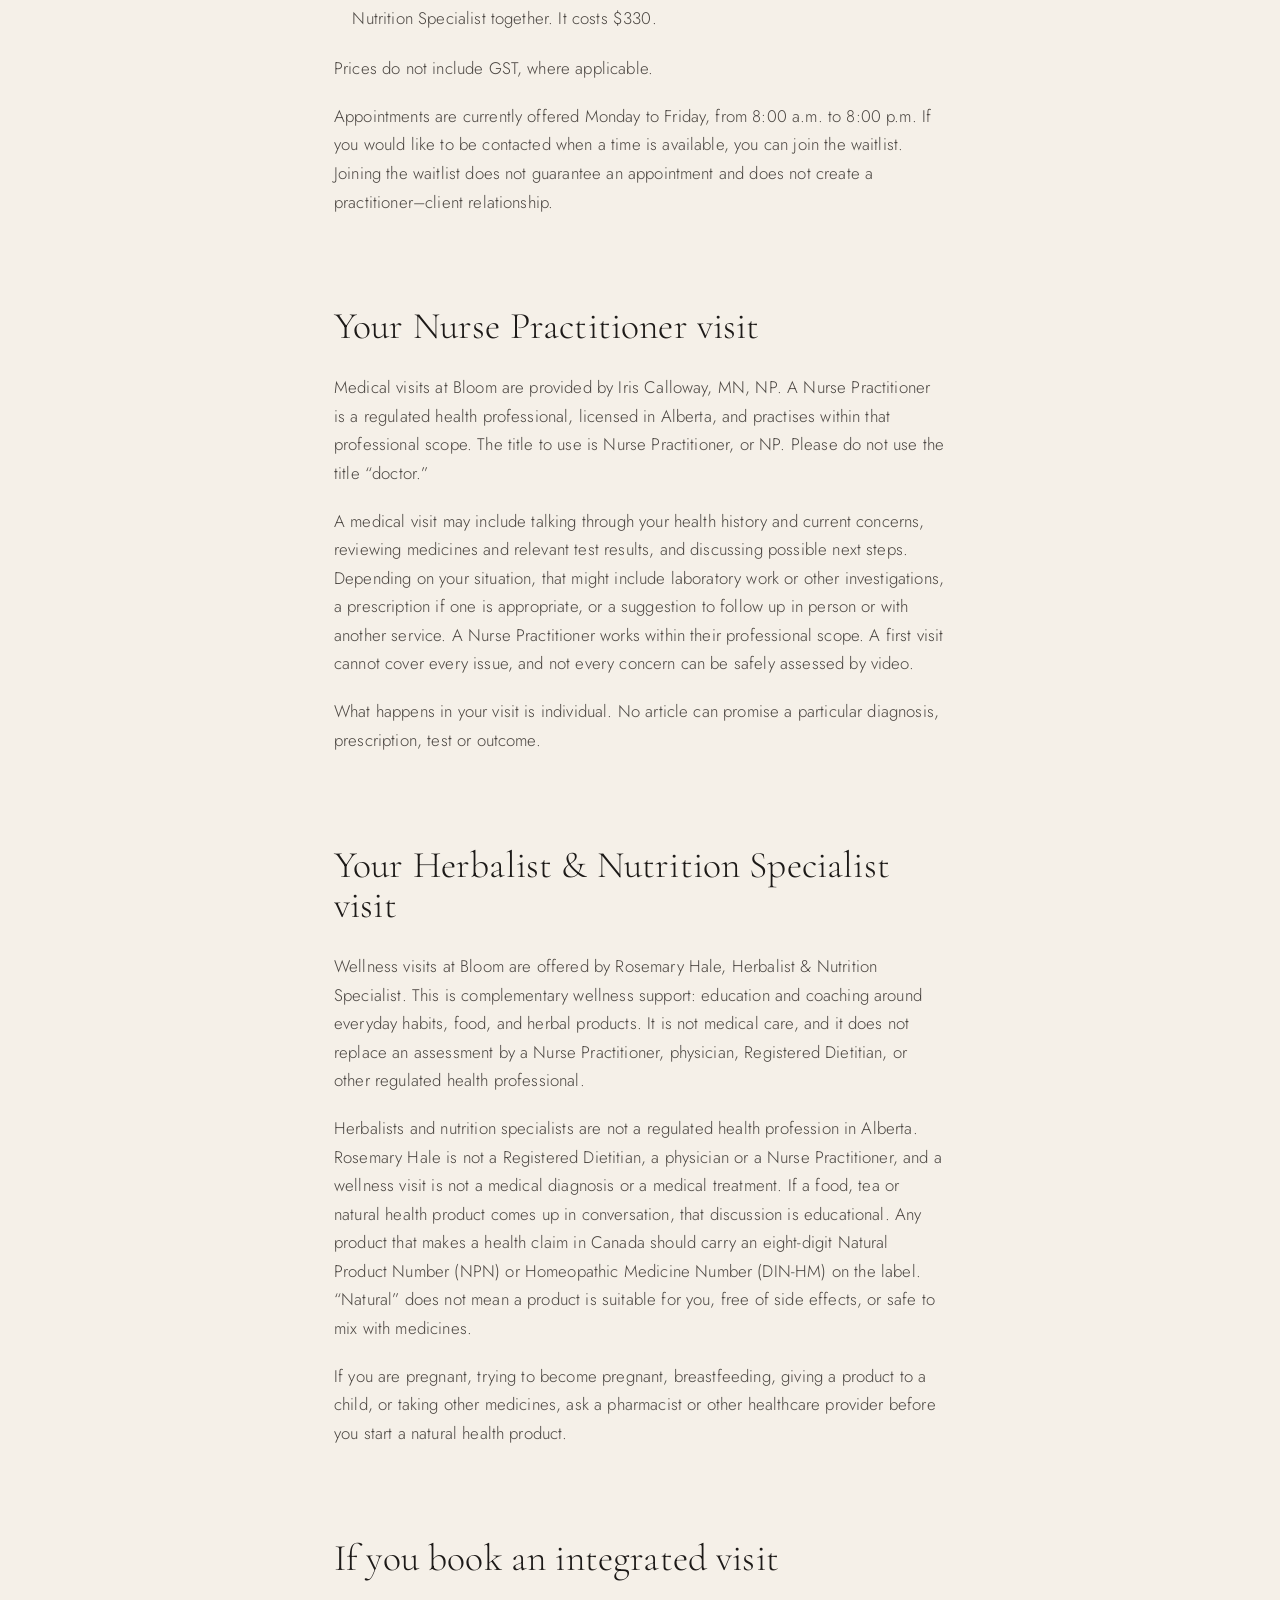
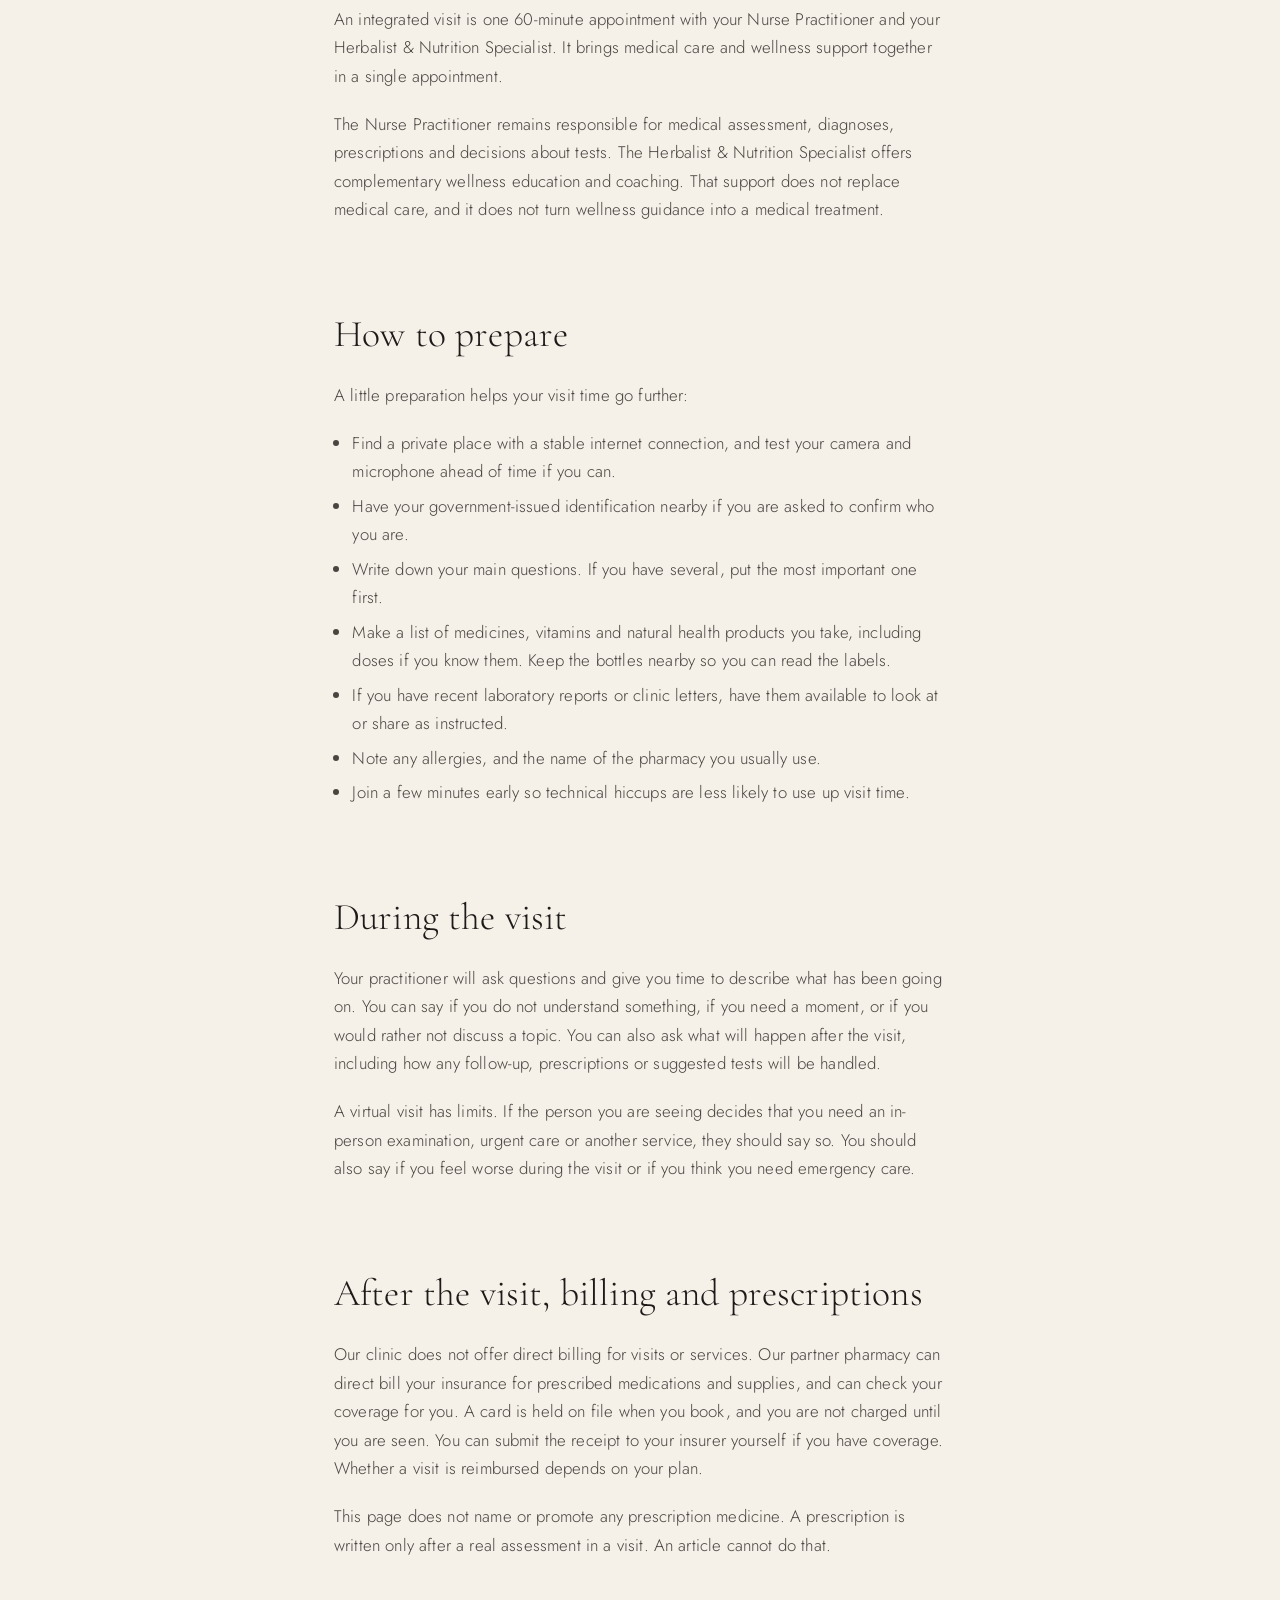
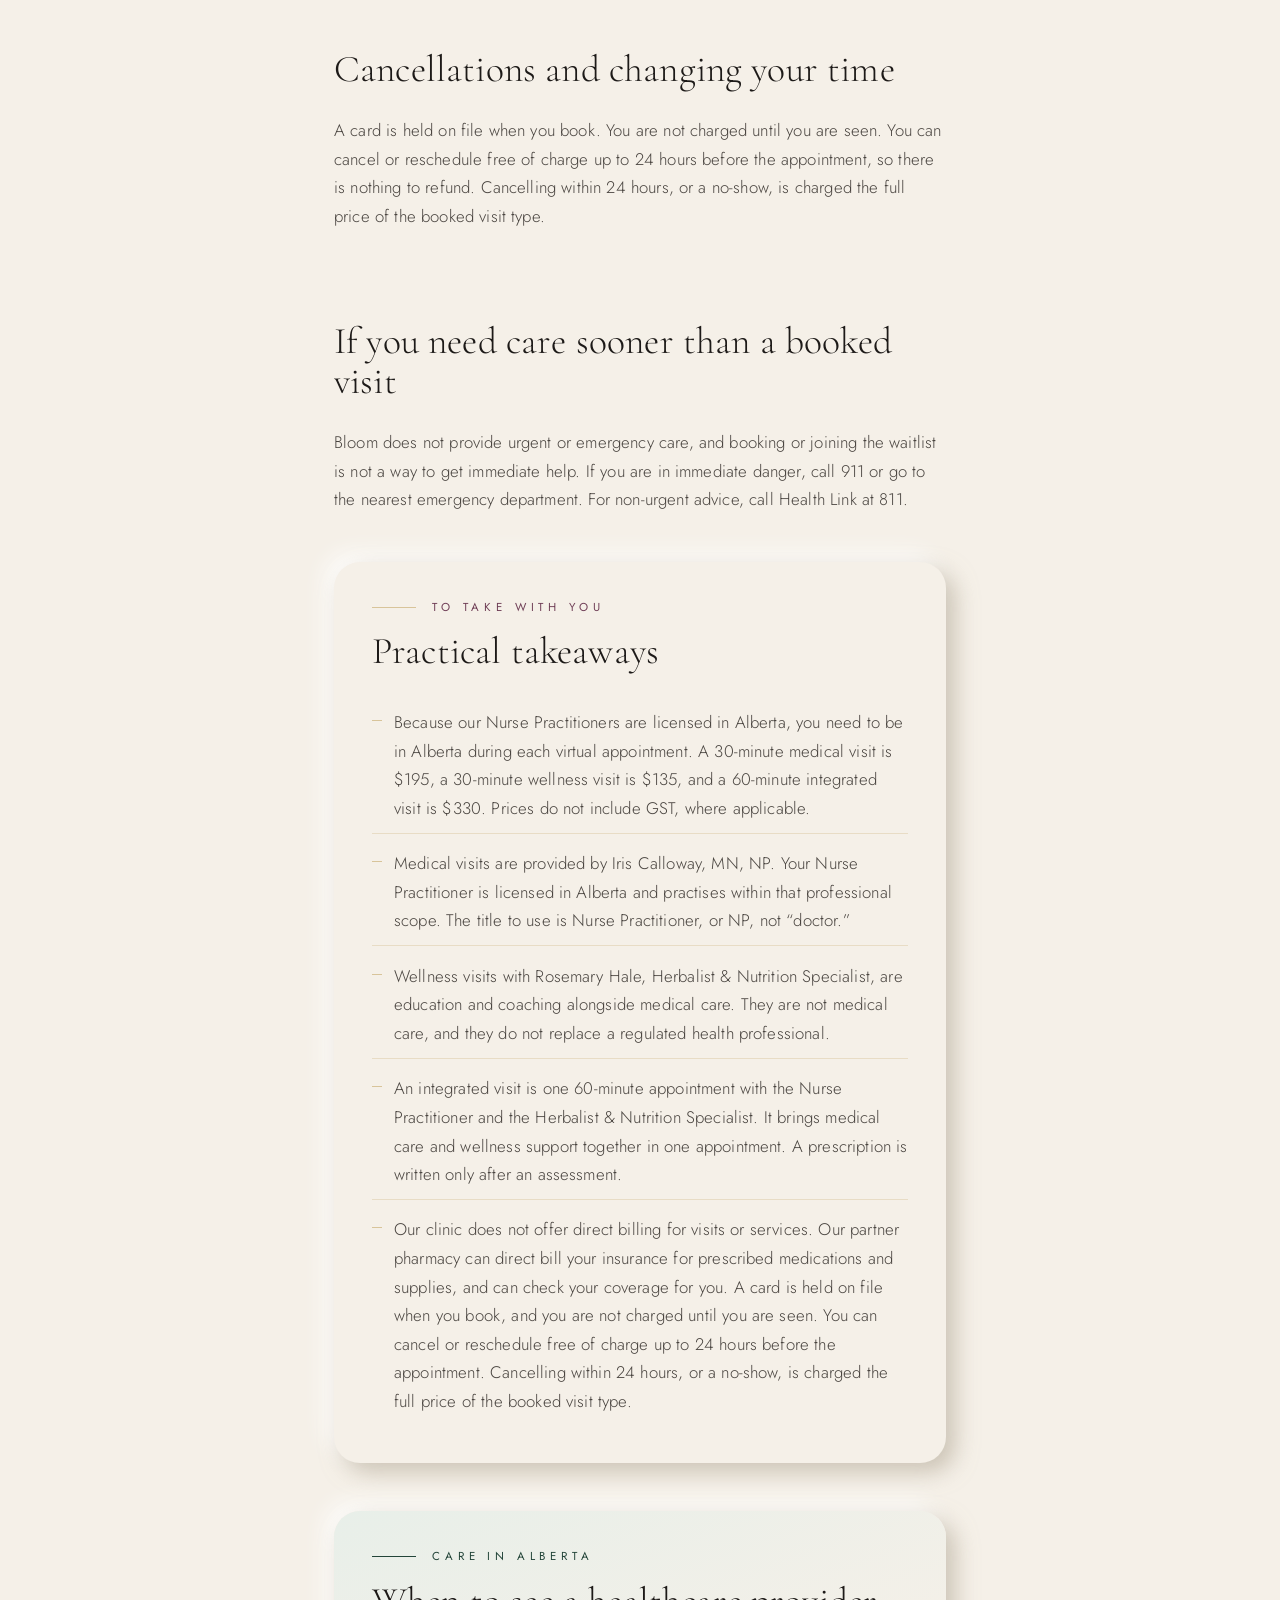
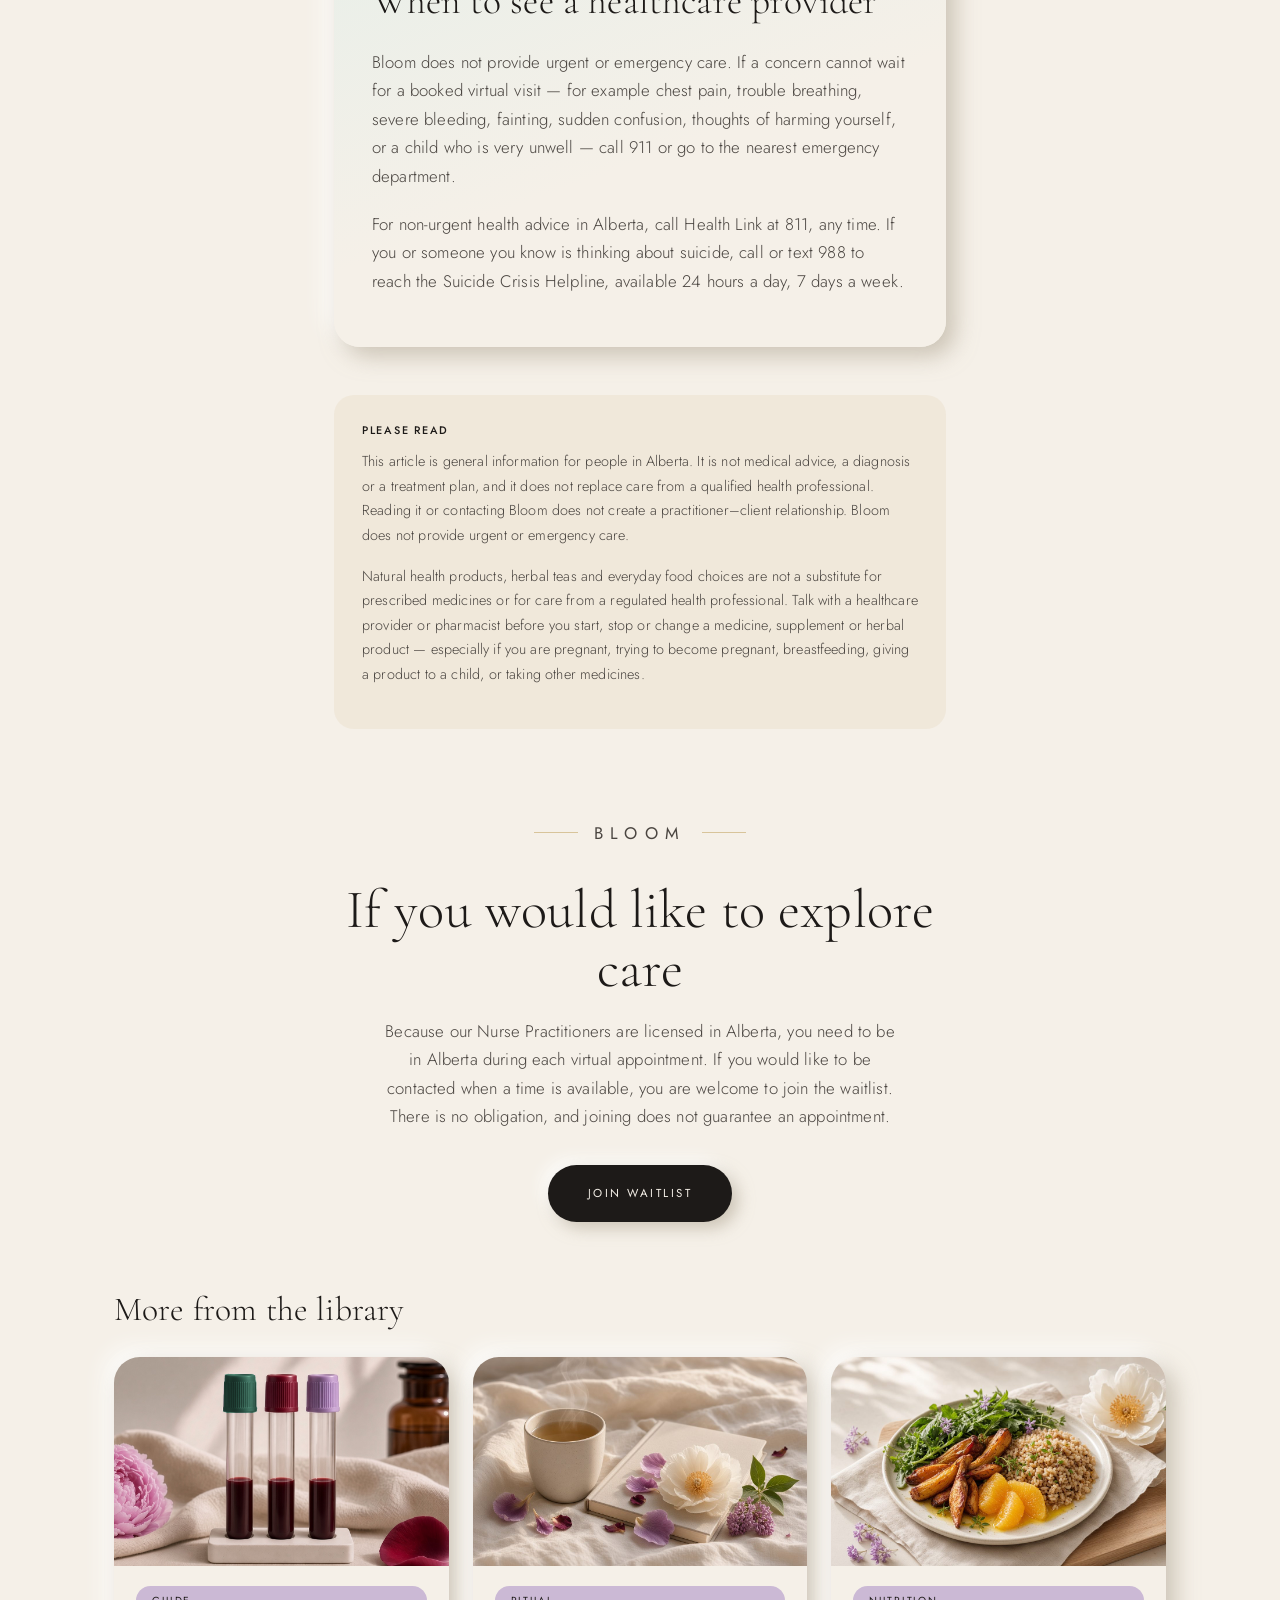
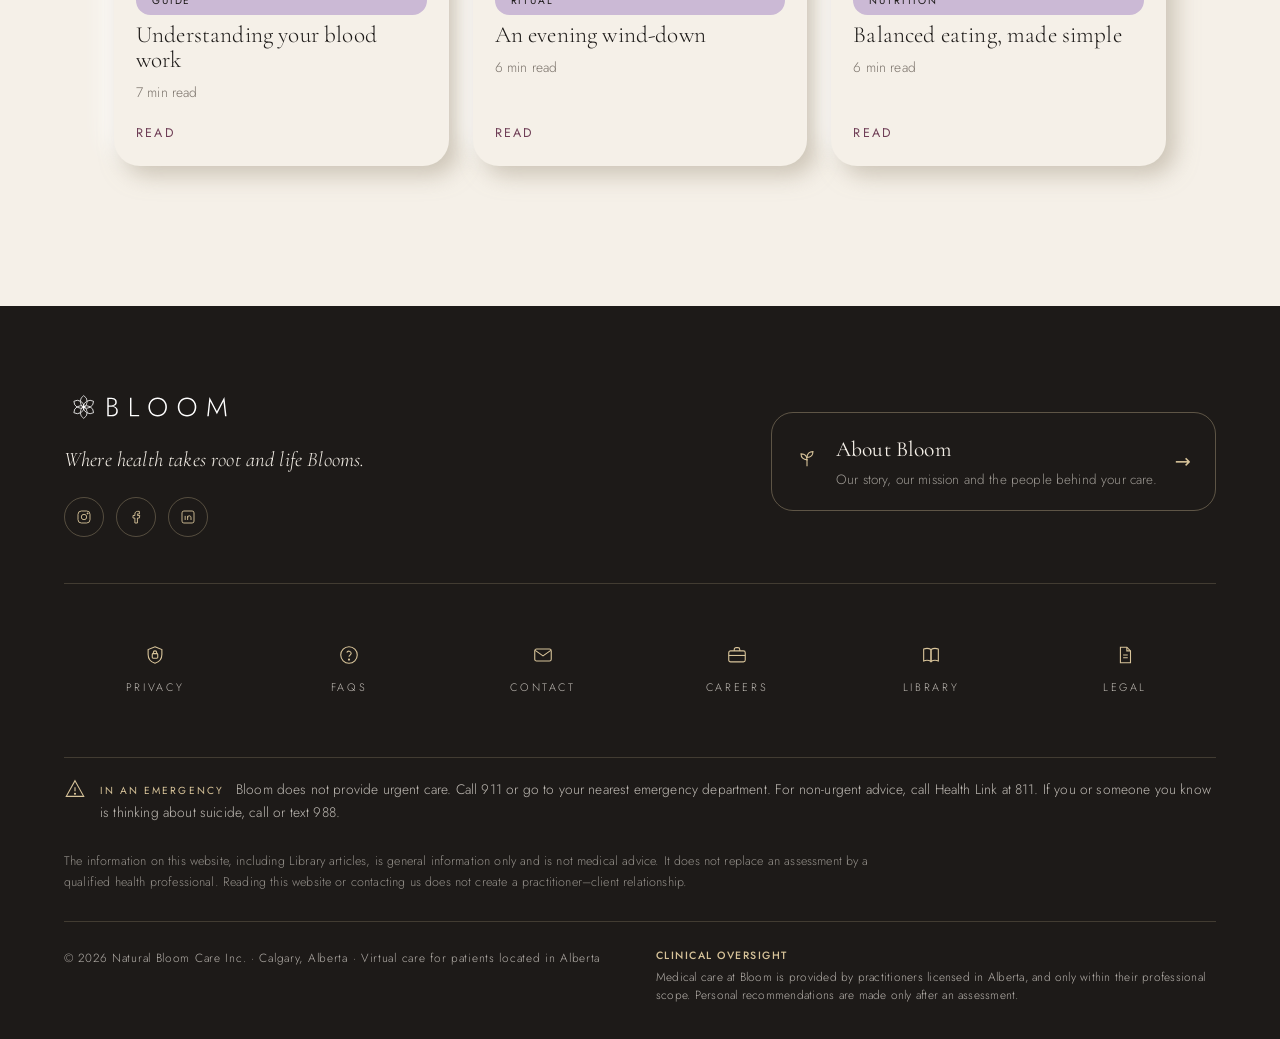
<file: library/what-to-expect-at-your-first-visit.html>
<!DOCTYPE html>
<html lang="en-CA">
<head>
<meta charset="UTF-8">
<meta name="viewport" content="width=device-width, initial-scale=1.0">
<meta name="color-scheme" content="light only">
<title>What to expect at your first visit — Bloom Library</title>
<link rel="icon" href="/assets/logo/favicon.svg" type="image/svg+xml">
<meta name="description" content="A plain-language walk-through of Bloom’s virtual visits in Alberta, including medical, wellness and 60-minute integrated appointments, how to prepare, billing, cancellations and emergency resources.">
<link rel="canonical" href="https://naturalbloom.ca/library/what-to-expect-at-your-first-visit.html">
<meta property="og:title" content="What to expect at your first visit — Bloom Library">
<meta property="og:description" content="A plain-language walk-through of Bloom’s virtual visits in Alberta, including medical, wellness and 60-minute integrated appointments, how to prepare, billing, cancellations and emergency resources.">
<meta property="og:type" content="article">
<meta property="og:url" content="https://naturalbloom.ca/library/what-to-expect-at-your-first-visit.html">
<meta property="og:image" content="https://naturalbloom.ca/library/images/what-to-expect-at-your-first-visit.jpg">
<link rel="stylesheet" href="/assets/fonts.css">
<link rel="stylesheet" href="article.css">
<style id="bloom-nav-logo">
/* ===== Bloom animated logo in the nav (flower grows from a dot on hover / keyboard focus) ===== */
.nav .logo.logo-svg{display:flex;align-items:center;letter-spacing:0;font-size:0;line-height:0;max-width:none;overflow:visible;flex-shrink:0;text-decoration:none;margin-left:-10px}   /* -10px: cancels the SVG's built-in clear-space so the flower lines up with the page content edge */
.nav .logo.logo-svg svg{height:46px;width:auto;display:block}
.nav .logo.logo-svg .bloom-logo{--bloom-ink:#2E2B29}                 /* dark ink on the ivory nav */
.nav.dark .logo.logo-svg .bloom-logo{--bloom-ink:var(--bone,#F5F0E8)}   /* ivory ink when the nav turns dark */
.nav .logo.logo-svg .bloom-logo .ink{transition:fill .5s ease}
.nav .logo.logo-svg:focus-visible{outline:2px solid currentColor;outline-offset:6px;border-radius:4px}
@media (max-width:720px){
  .nav .logo.logo-svg svg{height:30px}
  .nav .logo.logo-svg{max-width:none;overflow:visible;margin-left:-6px}
}
</style>
</head>
<body>
<a class="skip" href="#main">Skip to article</a>
<nav class="nav" id="nav">
  <div class="wrap">
    <a href="/" class="logo logo-svg" aria-label="Bloom Integrative Health – home"><svg class="bloom-logo bl-bn" xmlns="http://www.w3.org/2000/svg" viewBox="-98.69 -154.12 872.17 213.41" aria-hidden="true" focusable="false">
<style>
.bloom-logo{--bloom-ink:#2E2B29;display:block;overflow:visible}
.bloom-logo .hit{fill:transparent;pointer-events:all}
.bloom-logo .ink{fill:var(--bloom-ink)}
.bloom-logo .petal{fill:none;stroke:var(--bloom-ink);stroke-linejoin:miter;stroke-miterlimit:10}
.bloom-logo .seed{fill:var(--bloom-ink);opacity:0;transform-origin:0 0}
.bloom-logo .pw,.bloom-logo .mc{transform-origin:0 0}
@keyframes bloom-seed{0%{transform:scale(0);opacity:0}12%{transform:scale(1.25);opacity:1}22%{transform:scale(1);opacity:1}58%{transform:scale(1);opacity:1}100%{transform:scale(.25);opacity:0}}
@keyframes bloom-grow-0{0%{transform:scale(0.55,0.1) rotate(4.5deg);opacity:0;animation-timing-function:cubic-bezier(.16,.8,.24,1)}14%{opacity:1}72%{transform:scale(1.03) rotate(-0.90deg);animation-timing-function:cubic-bezier(.4,0,.3,1)}100%{transform:scale(1) rotate(0deg);opacity:1}}
@keyframes bloom-draw-0{0%{stroke-dasharray:0 1;animation-timing-function:cubic-bezier(.16,.8,.24,1)}80%{stroke-dasharray:.5 0}99.9%{stroke-dasharray:.5 0}100%{stroke-dasharray:none}}
@keyframes bloom-mask-0{0%{transform:scale(1.16)}4%{transform:scale(4.90)}8%{transform:scale(14.14)}12%{transform:scale(23.87)}16%{transform:scale(32.20)}20%{transform:scale(38.83)}24%{transform:scale(44.02)}28%{transform:scale(48.06)}32%{transform:scale(51.23)}36%{transform:scale(53.71)}40%{transform:scale(55.67)}44%{transform:scale(57.20)}48%{transform:scale(58.39)}52%{transform:scale(59.31)}56%{transform:scale(60.01)}60%{transform:scale(60.53)}64%{transform:scale(60.89)}68%{transform:scale(61.13)}72%{transform:scale(61.26)}76%{transform:scale(61.22)}80%{transform:scale(60.86)}84%{transform:scale(62.36)}88%{transform:scale(66.91)}92%{transform:scale(72.59)}96%{transform:scale(77.43)}100%{transform:scale(79.47)}}
@keyframes bloom-grow-1{0%{transform:scale(0.42,0.08) rotate(-3.5deg);opacity:0;animation-timing-function:cubic-bezier(.22,.7,.2,1)}14%{opacity:1}76%{transform:scale(1.02) rotate(0.70deg);animation-timing-function:cubic-bezier(.4,0,.3,1)}100%{transform:scale(1) rotate(0deg);opacity:1}}
@keyframes bloom-draw-1{0%{stroke-dasharray:0 1;animation-timing-function:cubic-bezier(.22,.7,.2,1)}84%{stroke-dasharray:.5 0}99.9%{stroke-dasharray:.5 0}100%{stroke-dasharray:none}}
@keyframes bloom-mask-1{0%{transform:scale(1.16)}4%{transform:scale(2.27)}8%{transform:scale(7.78)}12%{transform:scale(15.78)}16%{transform:scale(24.32)}20%{transform:scale(31.90)}24%{transform:scale(38.09)}28%{transform:scale(43.03)}32%{transform:scale(46.96)}36%{transform:scale(50.09)}40%{transform:scale(52.59)}44%{transform:scale(54.59)}48%{transform:scale(56.19)}52%{transform:scale(57.46)}56%{transform:scale(58.46)}60%{transform:scale(59.23)}64%{transform:scale(59.80)}68%{transform:scale(60.22)}72%{transform:scale(60.49)}76%{transform:scale(60.65)}80%{transform:scale(60.63)}84%{transform:scale(60.29)}88%{transform:scale(63.01)}92%{transform:scale(69.64)}96%{transform:scale(76.39)}100%{transform:scale(79.47)}}
@keyframes bloom-grow-2{0%{transform:scale(0.6,0.12) rotate(-5.5deg);opacity:0;animation-timing-function:cubic-bezier(.12,.85,.3,1)}14%{opacity:1}70%{transform:scale(1.045) rotate(1.10deg);animation-timing-function:cubic-bezier(.4,0,.3,1)}100%{transform:scale(1) rotate(0deg);opacity:1}}
@keyframes bloom-draw-2{0%{stroke-dasharray:0 1;animation-timing-function:cubic-bezier(.12,.85,.3,1)}78%{stroke-dasharray:.5 0}99.9%{stroke-dasharray:.5 0}100%{stroke-dasharray:none}}
@keyframes bloom-mask-2{0%{transform:scale(1.16)}4%{transform:scale(7.52)}8%{transform:scale(18.11)}12%{transform:scale(27.62)}16%{transform:scale(35.36)}20%{transform:scale(41.48)}24%{transform:scale(46.30)}28%{transform:scale(50.09)}32%{transform:scale(53.06)}36%{transform:scale(55.40)}40%{transform:scale(57.23)}44%{transform:scale(58.65)}48%{transform:scale(59.75)}52%{transform:scale(60.58)}56%{transform:scale(61.19)}60%{transform:scale(61.63)}64%{transform:scale(61.92)}68%{transform:scale(62.10)}70%{transform:scale(62.15)}72%{transform:scale(62.16)}76%{transform:scale(61.91)}78%{transform:scale(61.62)}80%{transform:scale(61.69)}84%{transform:scale(64.10)}88%{transform:scale(68.59)}92%{transform:scale(73.65)}96%{transform:scale(77.77)}100%{transform:scale(79.47)}}
@keyframes bloom-grow-3{0%{transform:scale(0.5,0.09) rotate(3.0deg);opacity:0;animation-timing-function:cubic-bezier(.3,.6,.25,1)}14%{opacity:1}74%{transform:scale(1.025) rotate(-0.60deg);animation-timing-function:cubic-bezier(.4,0,.3,1)}100%{transform:scale(1) rotate(0deg);opacity:1}}
@keyframes bloom-draw-3{0%{stroke-dasharray:0 1;animation-timing-function:cubic-bezier(.3,.6,.25,1)}82%{stroke-dasharray:.5 0}99.9%{stroke-dasharray:.5 0}100%{stroke-dasharray:none}}
@keyframes bloom-mask-3{0%{transform:scale(1.16)}4%{transform:scale(1.19)}8%{transform:scale(3.98)}12%{transform:scale(8.66)}16%{transform:scale(15.13)}20%{transform:scale(22.59)}24%{transform:scale(29.91)}28%{transform:scale(36.36)}32%{transform:scale(41.76)}36%{transform:scale(46.16)}40%{transform:scale(49.71)}44%{transform:scale(52.56)}48%{transform:scale(54.84)}52%{transform:scale(56.64)}56%{transform:scale(58.05)}60%{transform:scale(59.12)}64%{transform:scale(59.90)}68%{transform:scale(60.45)}72%{transform:scale(60.79)}74%{transform:scale(60.89)}76%{transform:scale(60.94)}80%{transform:scale(60.79)}82%{transform:scale(60.57)}84%{transform:scale(60.99)}88%{transform:scale(65.06)}92%{transform:scale(71.29)}96%{transform:scale(76.99)}100%{transform:scale(79.47)}}
@keyframes bloom-grow-4{0%{transform:scale(0.38,0.11) rotate(5.0deg);opacity:0;animation-timing-function:cubic-bezier(.18,.75,.22,1)}14%{opacity:1}68%{transform:scale(1.035) rotate(-1.00deg);animation-timing-function:cubic-bezier(.4,0,.3,1)}100%{transform:scale(1) rotate(0deg);opacity:1}}
@keyframes bloom-draw-4{0%{stroke-dasharray:0 1;animation-timing-function:cubic-bezier(.18,.75,.22,1)}76%{stroke-dasharray:.5 0}99.9%{stroke-dasharray:.5 0}100%{stroke-dasharray:none}}
@keyframes bloom-mask-4{0%{transform:scale(1.16)}4%{transform:scale(4.35)}8%{transform:scale(13.21)}12%{transform:scale(23.22)}16%{transform:scale(31.97)}20%{transform:scale(38.92)}24%{transform:scale(44.32)}28%{transform:scale(48.50)}32%{transform:scale(51.75)}36%{transform:scale(54.29)}40%{transform:scale(56.28)}44%{transform:scale(57.82)}48%{transform:scale(59.01)}52%{transform:scale(59.91)}56%{transform:scale(60.58)}60%{transform:scale(61.05)}64%{transform:scale(61.36)}68%{transform:scale(61.53)}72%{transform:scale(61.53)}76%{transform:scale(61.22)}80%{transform:scale(62.13)}84%{transform:scale(65.31)}88%{transform:scale(69.80)}92%{transform:scale(74.42)}96%{transform:scale(78.02)}100%{transform:scale(79.47)}}
@keyframes bloom-grow-5{0%{transform:scale(0.58,0.07) rotate(-4.0deg);opacity:0;animation-timing-function:cubic-bezier(.25,.9,.35,1)}14%{opacity:1}78%{transform:scale(1.015) rotate(0.80deg);animation-timing-function:cubic-bezier(.4,0,.3,1)}100%{transform:scale(1) rotate(0deg);opacity:1}}
@keyframes bloom-draw-5{0%{stroke-dasharray:0 1;animation-timing-function:cubic-bezier(.25,.9,.35,1)}84%{stroke-dasharray:.5 0}99.9%{stroke-dasharray:.5 0}100%{stroke-dasharray:none}}
@keyframes bloom-mask-5{0%{transform:scale(1.16)}4%{transform:scale(2.40)}8%{transform:scale(7.67)}12%{transform:scale(14.83)}16%{transform:scale(22.70)}20%{transform:scale(30.28)}24%{transform:scale(36.94)}28%{transform:scale(42.47)}32%{transform:scale(46.90)}36%{transform:scale(50.37)}40%{transform:scale(53.05)}44%{transform:scale(55.11)}48%{transform:scale(56.67)}52%{transform:scale(57.84)}56%{transform:scale(58.71)}60%{transform:scale(59.34)}64%{transform:scale(59.79)}68%{transform:scale(60.09)}72%{transform:scale(60.28)}76%{transform:scale(60.39)}78%{transform:scale(60.42)}80%{transform:scale(60.41)}84%{transform:scale(60.23)}88%{transform:scale(62.99)}92%{transform:scale(69.63)}96%{transform:scale(76.38)}100%{transform:scale(79.47)}}
@media (prefers-reduced-motion:no-preference){
/* grows on hover / keyboard-focus of the link around it / .is-growing (JS replay) */
:is(.bl-bn:hover,.bl-bn.is-growing,:is(a,button):is(:hover,:focus-visible) .bl-bn) .pw.p0{animation:bloom-grow-0 1.3s linear 0.48s both}
:is(.bl-bn:hover,.bl-bn.is-growing,:is(a,button):is(:hover,:focus-visible) .bl-bn) .petal.p0{animation:bloom-draw-0 1.3s linear 0.48s both}
:is(.bl-bn:hover,.bl-bn.is-growing,:is(a,button):is(:hover,:focus-visible) .bl-bn) .mc0{animation:bloom-mask-0 1.3s linear 0.48s both}
:is(.bl-bn:hover,.bl-bn.is-growing,:is(a,button):is(:hover,:focus-visible) .bl-bn) .pr0{mask:url(#bn-m0)}
:is(.bl-bn:hover,.bl-bn.is-growing,:is(a,button):is(:hover,:focus-visible) .bl-bn) .pw.p1{animation:bloom-grow-1 1.0s linear 0.67s both}
:is(.bl-bn:hover,.bl-bn.is-growing,:is(a,button):is(:hover,:focus-visible) .bl-bn) .petal.p1{animation:bloom-draw-1 1.0s linear 0.67s both}
:is(.bl-bn:hover,.bl-bn.is-growing,:is(a,button):is(:hover,:focus-visible) .bl-bn) .mc1{animation:bloom-mask-1 1.0s linear 0.67s both}
:is(.bl-bn:hover,.bl-bn.is-growing,:is(a,button):is(:hover,:focus-visible) .bl-bn) .pr1{mask:url(#bn-m1)}
:is(.bl-bn:hover,.bl-bn.is-growing,:is(a,button):is(:hover,:focus-visible) .bl-bn) .pw.p2{animation:bloom-grow-2 1.35s linear 0.39s both}
:is(.bl-bn:hover,.bl-bn.is-growing,:is(a,button):is(:hover,:focus-visible) .bl-bn) .petal.p2{animation:bloom-draw-2 1.35s linear 0.39s both}
:is(.bl-bn:hover,.bl-bn.is-growing,:is(a,button):is(:hover,:focus-visible) .bl-bn) .mc2{animation:bloom-mask-2 1.35s linear 0.39s both}
:is(.bl-bn:hover,.bl-bn.is-growing,:is(a,button):is(:hover,:focus-visible) .bl-bn) .pr2{mask:url(#bn-m2)}
:is(.bl-bn:hover,.bl-bn.is-growing,:is(a,button):is(:hover,:focus-visible) .bl-bn) .pw.p3{animation:bloom-grow-3 1.15s linear 0.22s both}
:is(.bl-bn:hover,.bl-bn.is-growing,:is(a,button):is(:hover,:focus-visible) .bl-bn) .petal.p3{animation:bloom-draw-3 1.15s linear 0.22s both}
:is(.bl-bn:hover,.bl-bn.is-growing,:is(a,button):is(:hover,:focus-visible) .bl-bn) .mc3{animation:bloom-mask-3 1.15s linear 0.22s both}
:is(.bl-bn:hover,.bl-bn.is-growing,:is(a,button):is(:hover,:focus-visible) .bl-bn) .pr3{mask:url(#bn-m3)}
:is(.bl-bn:hover,.bl-bn.is-growing,:is(a,button):is(:hover,:focus-visible) .bl-bn) .pw.p4{animation:bloom-grow-4 1.25s linear 0.56s both}
:is(.bl-bn:hover,.bl-bn.is-growing,:is(a,button):is(:hover,:focus-visible) .bl-bn) .petal.p4{animation:bloom-draw-4 1.25s linear 0.56s both}
:is(.bl-bn:hover,.bl-bn.is-growing,:is(a,button):is(:hover,:focus-visible) .bl-bn) .mc4{animation:bloom-mask-4 1.25s linear 0.56s both}
:is(.bl-bn:hover,.bl-bn.is-growing,:is(a,button):is(:hover,:focus-visible) .bl-bn) .pr4{mask:url(#bn-m4)}
:is(.bl-bn:hover,.bl-bn.is-growing,:is(a,button):is(:hover,:focus-visible) .bl-bn) .pw.p5{animation:bloom-grow-5 0.9s linear 0.31s both}
:is(.bl-bn:hover,.bl-bn.is-growing,:is(a,button):is(:hover,:focus-visible) .bl-bn) .petal.p5{animation:bloom-draw-5 0.9s linear 0.31s both}
:is(.bl-bn:hover,.bl-bn.is-growing,:is(a,button):is(:hover,:focus-visible) .bl-bn) .mc5{animation:bloom-mask-5 0.9s linear 0.31s both}
:is(.bl-bn:hover,.bl-bn.is-growing,:is(a,button):is(:hover,:focus-visible) .bl-bn) .pr5{mask:url(#bn-m5)}
:is(.bl-bn:hover,.bl-bn.is-growing,:is(a,button):is(:hover,:focus-visible) .bl-bn) .seed{animation:bloom-seed 1.25s ease-out 0s both}
}
</style>
<defs><radialGradient id="bn-g"><stop offset="0" stop-color="#fff"/><stop offset=".8" stop-color="#fff"/><stop offset="1" stop-color="#fff" stop-opacity="0"/></radialGradient><mask id="bn-m0" maskUnits="userSpaceOnUse" x="-83.45" y="-83.45" width="166.9" height="166.9"><circle class="mc mc0" r="1" fill="url(#bn-g)" transform="scale(79.47)"/></mask><mask id="bn-m1" maskUnits="userSpaceOnUse" x="-83.45" y="-83.45" width="166.9" height="166.9"><circle class="mc mc1" r="1" fill="url(#bn-g)" transform="scale(79.47)"/></mask><mask id="bn-m2" maskUnits="userSpaceOnUse" x="-83.45" y="-83.45" width="166.9" height="166.9"><circle class="mc mc2" r="1" fill="url(#bn-g)" transform="scale(79.47)"/></mask><mask id="bn-m3" maskUnits="userSpaceOnUse" x="-83.45" y="-83.45" width="166.9" height="166.9"><circle class="mc mc3" r="1" fill="url(#bn-g)" transform="scale(79.47)"/></mask><mask id="bn-m4" maskUnits="userSpaceOnUse" x="-83.45" y="-83.45" width="166.9" height="166.9"><circle class="mc mc4" r="1" fill="url(#bn-g)" transform="scale(79.47)"/></mask><mask id="bn-m5" maskUnits="userSpaceOnUse" x="-83.45" y="-83.45" width="166.9" height="166.9"><circle class="mc mc5" r="1" fill="url(#bn-g)" transform="scale(79.47)"/></mask></defs>
<rect class="hit" x="-98.69" y="-154.12" width="872.17" height="213.41"/>
<g class="flower" transform="translate(0 -47.42)"><g class="pr pr0" transform="rotate(0)"><g class="pw p0"><path class="petal p0" pathLength="1" stroke-width="3.79" d="M0 2.71A34.8 34.8 0 0 1 0 -57.82A34.8 34.8 0 0 1 0 2.71Z"/></g></g><g class="pr pr1" transform="rotate(60)"><g class="pw p1"><path class="petal p1" pathLength="1" stroke-width="3.79" d="M0 2.71A34.8 34.8 0 0 1 0 -57.82A34.8 34.8 0 0 1 0 2.71Z"/></g></g><g class="pr pr2" transform="rotate(120)"><g class="pw p2"><path class="petal p2" pathLength="1" stroke-width="3.79" d="M0 2.71A34.8 34.8 0 0 1 0 -57.82A34.8 34.8 0 0 1 0 2.71Z"/></g></g><g class="pr pr3" transform="rotate(180)"><g class="pw p3"><path class="petal p3" pathLength="1" stroke-width="3.79" d="M0 2.71A34.8 34.8 0 0 1 0 -57.82A34.8 34.8 0 0 1 0 2.71Z"/></g></g><g class="pr pr4" transform="rotate(240)"><g class="pw p4"><path class="petal p4" pathLength="1" stroke-width="3.79" d="M0 2.71A34.8 34.8 0 0 1 0 -57.82A34.8 34.8 0 0 1 0 2.71Z"/></g></g><g class="pr pr5" transform="rotate(300)"><g class="pw p5"><path class="petal p5" pathLength="1" stroke-width="3.79" d="M0 2.71A34.8 34.8 0 0 1 0 -57.82A34.8 34.8 0 0 1 0 2.71Z"/></g></g><circle class="seed" r="5.2"/></g>
<path class="ink" d="M125.79 -50.94H141.1Q149.1 -50.94 155.19 -53.31Q161.29 -55.68 164.74 -60.35Q168.2 -65.03 168.2 -71.94Q168.2 -79.52 164.81 -84.6Q161.42 -89.68 155.26 -92.26Q149.1 -94.83 140.56 -94.83H119.97V0H141.92Q151.13 0 158.24 -2.98Q165.35 -5.96 169.42 -12.06Q173.48 -18.15 173.48 -27.5Q173.48 -34 170.84 -38.81Q168.2 -43.62 163.79 -46.74Q159.39 -49.85 153.84 -51.41Q148.28 -52.97 142.46 -52.97H125.79V-48.63H141.92Q146.79 -48.63 151.06 -47.28Q155.33 -45.93 158.71 -43.28Q162.1 -40.64 164 -36.78Q165.89 -32.92 165.89 -27.91Q165.89 -20.86 162.91 -16.19Q159.93 -11.52 154.51 -9.08Q149.1 -6.64 141.92 -6.64H127.42V-88.19H140.56Q149.77 -88.19 155.26 -83.79Q160.75 -79.39 160.75 -71.53Q160.75 -65.98 158.04 -62.39Q155.33 -58.8 150.72 -57.03Q146.11 -55.27 140.56 -55.27H125.79ZM235.53 -94.83V0H282.13V-7.04H242.98V-94.83ZM337.13 -47.42Q337.13 -59.34 342.21 -68.62Q347.29 -77.9 356.17 -83.25Q365.04 -88.6 376.42 -88.6Q387.8 -88.6 396.67 -83.25Q405.55 -77.9 410.56 -68.62Q415.57 -59.34 415.57 -47.42Q415.57 -35.63 410.56 -26.28Q405.55 -16.93 396.67 -11.58Q387.8 -6.23 376.42 -6.23Q365.04 -6.23 356.17 -11.58Q347.29 -16.93 342.21 -26.28Q337.13 -35.63 337.13 -47.42ZM329.27 -47.42Q329.27 -36.98 332.8 -28.11Q336.32 -19.24 342.69 -12.67Q349.05 -6.1 357.66 -2.44Q366.26 1.22 376.42 1.22Q386.58 1.22 395.18 -2.44Q403.78 -6.1 410.15 -12.67Q416.52 -19.24 420.04 -28.11Q423.56 -36.98 423.56 -47.42Q423.56 -57.85 420.04 -66.72Q416.52 -75.59 410.15 -82.16Q403.78 -88.73 395.18 -92.39Q386.58 -96.05 376.42 -96.05Q366.26 -96.05 357.66 -92.39Q349.05 -88.73 342.69 -82.16Q336.32 -75.59 332.8 -66.72Q329.27 -57.85 329.27 -47.42ZM486.69 -47.42Q486.69 -59.34 491.77 -68.62Q496.85 -77.9 505.73 -83.25Q514.6 -88.6 525.98 -88.6Q537.36 -88.6 546.23 -83.25Q555.11 -77.9 560.12 -68.62Q565.13 -59.34 565.13 -47.42Q565.13 -35.63 560.12 -26.28Q555.11 -16.93 546.23 -11.58Q537.36 -6.23 525.98 -6.23Q514.6 -6.23 505.73 -11.58Q496.85 -16.93 491.77 -26.28Q486.69 -35.63 486.69 -47.42ZM478.84 -47.42Q478.84 -36.98 482.36 -28.11Q485.88 -19.24 492.25 -12.67Q498.61 -6.1 507.22 -2.44Q515.82 1.22 525.98 1.22Q536.14 1.22 544.74 -2.44Q553.35 -6.1 559.71 -12.67Q566.08 -19.24 569.6 -28.11Q573.12 -36.98 573.12 -47.42Q573.12 -57.85 569.6 -66.72Q566.08 -75.59 559.71 -82.16Q553.35 -88.73 544.74 -92.39Q536.14 -96.05 525.98 -96.05Q515.82 -96.05 507.22 -92.39Q498.61 -88.73 492.25 -82.16Q485.88 -75.59 482.36 -66.72Q478.84 -57.85 478.84 -47.42ZM644.52 -75.05 677.85 -10.97 711.17 -75.05 719.3 0H726.75L715.78 -98.49L677.85 -25.6L639.91 -98.49L628.94 0H636.39Z"/>
</svg></a>
    <button class="menu-btn" id="menuBtn" type="button" aria-expanded="false" aria-controls="navLinks">Menu</button>
    <ul class="nav-links" id="navLinks">
      <li><a href="/#services">Services</a></li>
      <li><a href="/#team">Practitioners</a></li>
      <li><a href="/#about">Discover</a></li>
      <li><a href="/#library" aria-current="page">Library</a></li>
    </ul>
    <div class="nav-right">
      <a href="/#waitlist" class="btn btn-soft">Join waitlist</a>
      <a href="/portal/" class="acct" aria-label="Login" title="Login"><svg viewBox="0 0 24 24" fill="none" stroke="currentColor" stroke-width="1.3"><circle cx="12" cy="8.5" r="3.8"/><path d="M4.5 20c1.2-3.6 4-5.5 7.5-5.5s6.3 1.9 7.5 5.5"/></svg></a>
    </div>
  </div>
</nav>
<main id="main" class="article">
  <article class="article-inner">
    <nav class="crumbs" aria-label="Breadcrumb">
      <a href="/">Home</a><span aria-hidden="true">/</span>
      <a href="/#library">Library</a><span aria-hidden="true">/</span>
      <span>What to expect at your first visit</span>
    </nav>
    <header class="article-head">
      <div class="meta-row">
        <span class="pill pill-lilac">Bloom</span>
        <span class="readtime">6 min read</span>
      </div>
      <h1>What to expect at your first visit</h1>
      <p class="dek">How Bloom visits work, from booking and preparing to follow-up, billing and when to seek urgent care instead.</p>
      <p class="byline"><span class="who">Written by the Bloom care team</span></p>
    </header>
    <!-- Illustrative AI-generated imagery for the six Library articles, cropped from 16:9 to 16:10. Not a photograph of a patient, a practitioner, or a laboratory result. -->
<figure class="hero-fig">
      <img src="images/what-to-expect-at-your-first-visit.jpg" alt="A cream living room and oak table, with an open notebook, a pen, and a laptop showing a Bloom screen titled Your visit with a burgundy flower, beside a lilac flower in a vase">
      <figcaption>Illustrative AI-generated imagery.</figcaption>
    </figure>
    <div class="article-body">
      <p>Coming to a first virtual visit can feel like stepping into a house you have not visited before. This page walks through how Bloom appointments are set up, what you can do to prepare, and how medical care and wellness support differ. It is a general description of our services. Your own visit will depend on what you hope to discuss and on the professional judgment of the person you see.</p>
      <p>Because our Nurse Practitioners are licensed in Alberta, you need to be in Alberta during each virtual appointment. We are a private clinic in Calgary. We do not provide urgent or emergency care.</p>

      <h2>The visits Bloom offers</h2>
      <p>You can book one of three visits. Prices are in Canadian dollars.</p>
      <ul>
        <li>A medical visit with a Nurse Practitioner is 30 minutes and costs $195.</li>
        <li>A wellness visit with a Herbalist &amp; Nutrition Specialist is 30 minutes and costs $135.</li>
        <li>An integrated visit is 60 minutes with the Nurse Practitioner and the Herbalist &amp; Nutrition Specialist together. It costs $330.</li>
      </ul>
      <p>Prices do not include GST, where applicable.</p>
      <p>Appointments are currently offered Monday to Friday, from 8:00 a.m. to 8:00 p.m. If you would like to be contacted when a time is available, you can join the waitlist. Joining the waitlist does not guarantee an appointment and does not create a practitioner–client relationship.</p>

      <h2>Your Nurse Practitioner visit</h2>
      <p>Medical visits at Bloom are provided by Iris Calloway, MN, NP. A Nurse Practitioner is a regulated health professional, licensed in Alberta, and practises within that professional scope. The title to use is Nurse Practitioner, or NP. Please do not use the title “doctor.”</p>
      <p>A medical visit may include talking through your health history and current concerns, reviewing medicines and relevant test results, and discussing possible next steps. Depending on your situation, that might include laboratory work or other investigations, a prescription if one is appropriate, or a suggestion to follow up in person or with another service. A Nurse Practitioner works within their professional scope. A first visit cannot cover every issue, and not every concern can be safely assessed by video.</p>
      <p>What happens in your visit is individual. No article can promise a particular diagnosis, prescription, test or outcome.</p>

      <h2>Your Herbalist &amp; Nutrition Specialist visit</h2>
      <p>Wellness visits at Bloom are offered by Rosemary Hale, Herbalist &amp; Nutrition Specialist. This is complementary wellness support: education and coaching around everyday habits, food, and herbal products. It is not medical care, and it does not replace an assessment by a Nurse Practitioner, physician, Registered Dietitian, or other regulated health professional.</p>
      <p>Herbalists and nutrition specialists are not a regulated health profession in Alberta. Rosemary Hale is not a Registered Dietitian, a physician or a Nurse Practitioner, and a wellness visit is not a medical diagnosis or a medical treatment. If a food, tea or natural health product comes up in conversation, that discussion is educational. Any product that makes a health claim in Canada should carry an eight-digit Natural Product Number (NPN) or Homeopathic Medicine Number (DIN-HM) on the label. “Natural” does not mean a product is suitable for you, free of side effects, or safe to mix with medicines.</p>
      <p>If you are pregnant, trying to become pregnant, breastfeeding, giving a product to a child, or taking other medicines, ask a pharmacist or other healthcare provider before you start a natural health product.</p>

      <h2>If you book an integrated visit</h2>
      <p>An integrated visit is one 60-minute appointment with your Nurse Practitioner and your Herbalist &amp; Nutrition Specialist. It brings medical care and wellness support together in a single appointment.</p>
      <p>The Nurse Practitioner remains responsible for medical assessment, diagnoses, prescriptions and decisions about tests. The Herbalist &amp; Nutrition Specialist offers complementary wellness education and coaching. That support does not replace medical care, and it does not turn wellness guidance into a medical treatment.</p>

      <h2>How to prepare</h2>
      <p>A little preparation helps your visit time go further:</p>
      <ul>
        <li>Find a private place with a stable internet connection, and test your camera and microphone ahead of time if you can.</li>
        <li>Have your government-issued identification nearby if you are asked to confirm who you are.</li>
        <li>Write down your main questions. If you have several, put the most important one first.</li>
        <li>Make a list of medicines, vitamins and natural health products you take, including doses if you know them. Keep the bottles nearby so you can read the labels.</li>
        <li>If you have recent laboratory reports or clinic letters, have them available to look at or share as instructed.</li>
        <li>Note any allergies, and the name of the pharmacy you usually use.</li>
        <li>Join a few minutes early so technical hiccups are less likely to use up visit time.</li>
      </ul>

      <h2>During the visit</h2>
      <p>Your practitioner will ask questions and give you time to describe what has been going on. You can say if you do not understand something, if you need a moment, or if you would rather not discuss a topic. You can also ask what will happen after the visit, including how any follow-up, prescriptions or suggested tests will be handled.</p>
      <p>A virtual visit has limits. If the person you are seeing decides that you need an in-person examination, urgent care or another service, they should say so. You should also say if you feel worse during the visit or if you think you need emergency care.</p>

      <h2>After the visit, billing and prescriptions</h2>
      <p>Our clinic does not offer direct billing for visits or services. Our partner pharmacy can direct bill your insurance for prescribed medications and supplies, and can check your coverage for you. A card is held on file when you book, and you are not charged until you are seen. You can submit the receipt to your insurer yourself if you have coverage. Whether a visit is reimbursed depends on your plan.</p>
      <p>This page does not name or promote any prescription medicine. A prescription is written only after a real assessment in a visit. An article cannot do that.</p>

      <h2>Cancellations and changing your time</h2>
      <p>A card is held on file when you book. You are not charged until you are seen. You can cancel or reschedule free of charge up to 24 hours before the appointment, so there is nothing to refund. Cancelling within 24 hours, or a no-show, is charged the full price of the booked visit type.</p>

      <h2>If you need care sooner than a booked visit</h2>
      <p>Bloom does not provide urgent or emergency care, and booking or joining the waitlist is not a way to get immediate help. If you are in immediate danger, call 911 or go to the nearest emergency department. For non-urgent advice, call Health Link at 811.</p>

      <aside class="callout takeaways">
        <p class="eyebrow">To take with you</p>
        <h2>Practical takeaways</h2>
        <ul>
          <li>Because our Nurse Practitioners are licensed in Alberta, you need to be in Alberta during each virtual appointment. A 30-minute medical visit is $195, a 30-minute wellness visit is $135, and a 60-minute integrated visit is $330. Prices do not include GST, where applicable.</li>
          <li>Medical visits are provided by Iris Calloway, MN, NP. Your Nurse Practitioner is licensed in Alberta and practises within that professional scope. The title to use is Nurse Practitioner, or NP, not “doctor.”</li>
          <li>Wellness visits with Rosemary Hale, Herbalist &amp; Nutrition Specialist, are education and coaching alongside medical care. They are not medical care, and they do not replace a regulated health professional.</li>
          <li>An integrated visit is one 60-minute appointment with the Nurse Practitioner and the Herbalist &amp; Nutrition Specialist. It brings medical care and wellness support together in one appointment. A prescription is written only after an assessment.</li>
          <li>Our clinic does not offer direct billing for visits or services. Our partner pharmacy can direct bill your insurance for prescribed medications and supplies, and can check your coverage for you. A card is held on file when you book, and you are not charged until you are seen. You can cancel or reschedule free of charge up to 24 hours before the appointment. Cancelling within 24 hours, or a no-show, is charged the full price of the booked visit type.</li>
        </ul>
      </aside>
      <aside class="callout care">
        <p class="eyebrow">Care in Alberta</p>
        <h2>When to see a healthcare provider</h2>
        <p>Bloom does not provide urgent or emergency care. If a concern cannot wait for a booked virtual visit — for example chest pain, trouble breathing, severe bleeding, fainting, sudden confusion, thoughts of harming yourself, or a child who is very unwell — call 911 or go to the nearest emergency department.</p>
        <p>For non-urgent health advice in Alberta, call Health Link at 811, any time. If you or someone you know is thinking about suicide, call or text 988 to reach the Suicide Crisis Helpline, available 24 hours a day, 7 days a week.</p>
      </aside>
      <aside class="disclaimer" role="note">
  <strong>Please read</strong>
  <p>This article is general information for people in Alberta. It is not medical advice, a diagnosis or a treatment plan, and it does not replace care from a qualified health professional. Reading it or contacting Bloom does not create a practitioner–client relationship. Bloom does not provide urgent or emergency care.</p>
  <p>Natural health products, herbal teas and everyday food choices are not a substitute for prescribed medicines or for care from a regulated health professional. Talk with a healthcare provider or pharmacist before you start, stop or change a medicine, supplement or herbal product — especially if you are pregnant, trying to become pregnant, breastfeeding, giving a product to a child, or taking other medicines.</p>
</aside>
    </div>
  </article>
  <aside class="cta-band">
    <div class="article-inner">
      <p class="eyebrow">Bloom</p>
      <h2>If you would like to explore care</h2>
      <p>Because our Nurse Practitioners are licensed in Alberta, you need to be in Alberta during each virtual appointment. If you would like to be contacted when a time is available, you are welcome to join the waitlist. There is no obligation, and joining does not guarantee an appointment.</p>
      <a class="btn btn-solid" href="/#waitlist">Join waitlist</a>
    </div>
  </aside>
  <aside class="related">
    <div class="related-inner">
      <h2>More from the library</h2>
      <div class="rel-grid">
      <a class="rel neo" href="understanding-your-blood-work.html">
        <img src="images/understanding-your-blood-work.jpg" alt="Three collection tubes a little under half full of dark red blood, with emerald, burgundy, and lilac caps, on ivory linen beside a pink flower and an amber bottle">
        <div class="body">
          <span class="pill pill-lilac">Guide</span>
          <h3>Understanding your blood work</h3>
          <p class="small">7 min read</p>
          <span class="link">Read</span>
        </div>
      </a>
      <a class="rel neo" href="an-evening-wind-down.html">
        <img src="images/an-evening-wind-down.jpg" alt="A ceramic cup of tea beside a closed book, a white flower and lilac petals on rumpled linen">
        <div class="body">
          <span class="pill pill-lilac">Ritual</span>
          <h3>An evening wind-down</h3>
          <p class="small">6 min read</p>
          <span class="link">Read</span>
        </div>
      </a>
      <a class="rel neo" href="balanced-eating-made-simple.html">
          <img src="images/balanced-eating-made-simple.jpg" alt="A plate of grains, roasted vegetables, leafy greens and orange segments on linen, with a white flower beside it">
          <div class="body">
            <span class="pill pill-lilac">Nutrition</span>
            <h3>Balanced eating, made simple</h3>
            <p class="small">6 min read</p>
            <span class="link">Read</span>
          </div>
      </a>
      </div>
    </div>
  </aside>
</main>
<footer class="f2">
  <div class="wrap">
    <div class="f2-top">
      <div class="f2-brand"><span class="logo"><img src="/assets/logo/bloom-logo-animated-hover-white.svg" alt="Bloom Integrative Health"></span><p class="tl">Where health takes root and life Blooms.</p>
        <div class="f2-social">
          <a href="https://www.instagram.com/naturalbloom.ca/" target="_blank" rel="noopener noreferrer" aria-label="Instagram (opens in a new tab)"><svg viewBox="0 0 24 24" fill="none" stroke="currentColor" stroke-width="1.2"><rect x="4" y="4" width="16" height="16" rx="4.5"/><circle cx="12" cy="12" r="3.6"/><circle cx="16.8" cy="7.2" r=".7" fill="currentColor"/></svg></a>
          <a href="#" aria-label="Facebook"><svg viewBox="0 0 24 24" fill="none" stroke="currentColor" stroke-width="1.2"><path d="M14 8h2.5V4.5H14c-2.2 0-3.5 1.5-3.5 3.6V10H8v3.4h2.5V20h3.4v-6.6h2.5l.6-3.4h-3.1V8.6c0-.4.2-.6.6-.6z"/></svg></a>
          <a href="#" aria-label="LinkedIn"><svg viewBox="0 0 24 24" fill="none" stroke="currentColor" stroke-width="1.2"><rect x="4" y="4" width="16" height="16" rx="2.5"/><path d="M8.2 10.5V16M8.2 7.8v.01"/><path d="M11.5 16v-5.5M11.5 13c0-1.6 1-2.6 2.3-2.6s2.2.8 2.2 2.6V16"/></svg></a>
        </div>
      </div>
      <a href="/#about" class="f2-about">
        <span class="f2-about-ic"><svg viewBox="0 0 24 24" fill="none" stroke="currentColor" stroke-width="1.2"><path d="M12 21v-8"/><path d="M12 14c-4 0-6.5-2.5-6.5-6.5 4 0 6.5 2.5 6.5 6.5z"/><path d="M12 11.5c0-4 2.5-6.5 6.5-6.5 0 4-2.5 6.5-6.5 6.5z"/></svg></span>
        <span class="f2-about-tx"><b>About Bloom</b><span>Our story, our mission and the people behind your care.</span></span>
        <span class="f2-arrow">→</span>
      </a>
    </div>
    <nav class="f2-nav" aria-label="Footer">
      <a href="/#privacy"><svg viewBox="0 0 24 24" fill="none" stroke="currentColor" stroke-width="1.2"><path d="M12 3l7.5 3v5.5c0 4.6-3.2 8.2-7.5 9.5-4.3-1.3-7.5-4.9-7.5-9.5V6z"/><rect x="9" y="10.5" width="6" height="5" rx="1"/><path d="M10.2 10.5V9.3a1.8 1.8 0 013.6 0v1.2"/></svg><span>Privacy</span></a>
      <a href="/#faq"><svg viewBox="0 0 24 24" fill="none" stroke="currentColor" stroke-width="1.2"><circle cx="12" cy="12" r="9"/><path d="M9.6 9.3a2.5 2.5 0 014.8.9c0 1.7-2.4 2.1-2.4 3.6"/><circle cx="12" cy="17" r=".6" fill="currentColor"/></svg><span>FAQs</span></a>
      <a href="mailto:hello@naturalbloom.ca"><svg viewBox="0 0 24 24" fill="none" stroke="currentColor" stroke-width="1.2"><rect x="3" y="5.5" width="18" height="13" rx="2"/><path d="M3.5 7l8.5 6 8.5-6"/></svg><span>Contact</span></a>
      <a href="/#careers"><svg viewBox="0 0 24 24" fill="none" stroke="currentColor" stroke-width="1.2"><rect x="3" y="7.5" width="18" height="12" rx="2"/><path d="M9 7.5V6a2 2 0 012-2h2a2 2 0 012 2v1.5"/><path d="M3 12.5h18"/></svg><span>Careers</span></a>
      <a href="/#library"><svg viewBox="0 0 24 24" fill="none" stroke="currentColor" stroke-width="1.2"><path d="M4 5.5c2.5-1 5.5-1 8 .5v13c-2.5-1.5-5.5-1.5-8-.5z"/><path d="M20 5.5c-2.5-1-5.5-1-8 .5v13c2.5-1.5 5.5-1.5 8-.5z"/></svg><span>Library</span></a>
      <a href="/#legal"><svg viewBox="0 0 24 24" fill="none" stroke="currentColor" stroke-width="1.2"><path d="M7 3.5h7l4 4v13H7z"/><path d="M14 3.5v4h4"/><path d="M10 12h5M10 15h5"/></svg><span>Legal</span></a>
    </nav>
    <div class="f2-emergency">
      <svg viewBox="0 0 24 24" fill="none" stroke="currentColor" stroke-width="1.2"><path d="M12 3l9.5 17h-19z"/><path d="M12 10v4.5"/><circle cx="12" cy="17.2" r=".6" fill="currentColor"/></svg>
      <span><b>In an emergency</b> Bloom does not provide urgent care. Call 911 or go to your nearest emergency department. For non-urgent advice, call Health Link at 811. If you or someone you know is thinking about suicide, call or text 988.</span>
    </div>
    <p class="f-disc">The information on this website, including Library articles, is general information only and is not medical advice. It does not replace an assessment by a qualified health professional. Reading this website or contacting us does not create a practitioner–client relationship.</p>
    <div class="f-base">
      <span>© 2026 Natural Bloom Care Inc. · Calgary, Alberta · Virtual care for patients located in Alberta</span>
      <p class="oversight"><b>Clinical oversight</b> Medical care at Bloom is provided by practitioners licensed in Alberta, and only within their professional scope. Personal recommendations are made only after an assessment.</p>
    </div>
  </div>
</footer>
<script>
(function(){
  var nav = document.getElementById('nav');
  var btn = document.getElementById('menuBtn');
  function onScroll(){ nav.classList.toggle('scrolled', window.scrollY > 8); }
  onScroll();
  window.addEventListener('scroll', onScroll, {passive:true});
  if (btn){
    btn.addEventListener('click', function(){
      var open = nav.classList.toggle('open');
      btn.setAttribute('aria-expanded', open ? 'true' : 'false');
    });
  }
})();
</script>
</body>
</html>
</file>
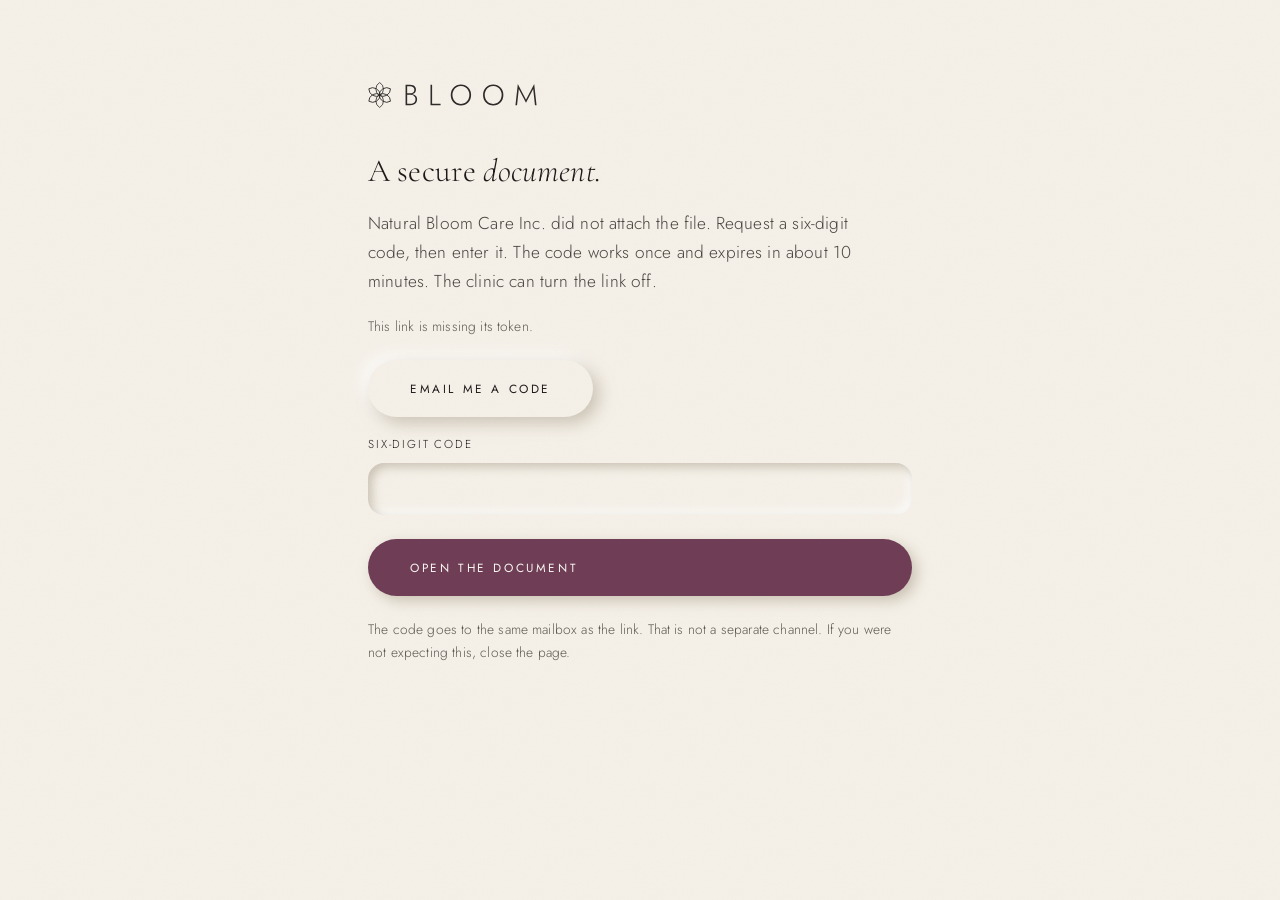
<file: portal/link.html>
<!doctype html>
<html lang="en">
<head>
<meta charset="utf-8">
<meta name="robots" content="noindex, nofollow">
<meta http-equiv="Content-Security-Policy" content="default-src 'self'; script-src 'self'; style-src 'self' 'unsafe-inline'; img-src 'self' data: blob:; font-src 'self'; connect-src 'self' https://yaehgbbuyzfpkjpdqlzs.supabase.co wss://yaehgbbuyzfpkjpdqlzs.supabase.co; worker-src 'self' blob:; object-src 'none'; base-uri 'self'; form-action 'self'; frame-ancestors 'none'">
<meta name="viewport" content="width=device-width, initial-scale=1">
<meta name="color-scheme" content="light only">
<title>Bloom — Secure document</title>
<link rel="icon" href="/assets/logo/favicon.svg" type="image/svg+xml">
<link rel="stylesheet" href="/assets/fonts.css">
<link rel="stylesheet" href="/portal/portal.css">
</head>
<body>
<main class="wrap" style="padding-top:72px;max-width:640px">
  <a class="brand logo-link" href="/"><img src="/assets/logo/bloom-logo-animated-hover-dark.svg" alt="Bloom Integrative Health"></a>
  <h1 style="margin-top:28px">A secure <em>document.</em></h1>
  <p class="lede">Natural Bloom Care Inc. did not attach the file. Request a six-digit code, then enter it. The code works once and expires in about 10 minutes. The clinic can turn the link off.</p>
  <p class="small" id="msg" style="margin-top:18px"></p>
  <div style="display:flex;gap:12px;flex-wrap:wrap;margin-top:22px">
    <button class="cta cta-ghost" id="ask" type="button">Email me a code</button>
  </div>
  <form id="form" class="field" style="margin-top:18px">
    <label for="code">Six-digit code</label>
    <input class="input" id="code" inputmode="numeric" autocomplete="one-time-code" maxlength="6">
    <button class="cta cta-solid" type="submit" style="margin-top:16px">Open the document</button>
  </form>
  <p class="small" style="margin-top:22px">The code goes to the same mailbox as the link. That is not a separate channel. If you were not expecting this, close the page.</p>
</main>
<script src="/assets/bloom-config.js"></script>
<script src="/portal/link.js"></script>

</body>
</html>
</file>
<file: assets/fonts.css>
/* Self-hosted so the public site does not call Google Fonts. */
@font-face{font-family:'Jost';font-style:normal;font-weight:300;font-display:swap;src:url('fonts/jost-latin-300-normal.woff2') format('woff2');}
@font-face{font-family:'Jost';font-style:normal;font-weight:400;font-display:swap;src:url('fonts/jost-latin-400-normal.woff2') format('woff2');}
@font-face{font-family:'Jost';font-style:normal;font-weight:500;font-display:swap;src:url('fonts/jost-latin-500-normal.woff2') format('woff2');}
@font-face{font-family:'Cormorant Garamond';font-style:normal;font-weight:300;font-display:swap;src:url('fonts/cormorant-garamond-latin-300-normal.woff2') format('woff2');}
@font-face{font-family:'Cormorant Garamond';font-style:normal;font-weight:400;font-display:swap;src:url('fonts/cormorant-garamond-latin-400-normal.woff2') format('woff2');}
@font-face{font-family:'Cormorant Garamond';font-style:normal;font-weight:500;font-display:swap;src:url('fonts/cormorant-garamond-latin-500-normal.woff2') format('woff2');}
@font-face{font-family:'Cormorant Garamond';font-style:normal;font-weight:600;font-display:swap;src:url('fonts/cormorant-garamond-latin-600-normal.woff2') format('woff2');}
@font-face{font-family:'Cormorant Garamond';font-style:italic;font-weight:300;font-display:swap;src:url('fonts/cormorant-garamond-latin-300-italic.woff2') format('woff2');}
@font-face{font-family:'Cormorant Garamond';font-style:italic;font-weight:400;font-display:swap;src:url('fonts/cormorant-garamond-latin-400-italic.woff2') format('woff2');}
</file>
<file: portal/portal.css>
:root{
  --bone:#F5F0E8; --bone-deep:#ECE4D6; --bone-light:#FBF8F2; --ink:#1D1A18;
  --burgundy:#6F3E56; --lilac:#CBB9D5; --emerald:#234539; --yellow:#F3E7BE; --gold:#D8C49A;
  --muted:#5f5953; --line:rgba(111,62,86,0.14);
  --serif:'Cormorant Garamond', serif; --sans:'Jost', sans-serif;
  --shadow-light:rgba(255,255,255,0.85); --shadow-dark:rgba(170,158,138,0.55);
  --petals:url("[data-uri]");
  color-scheme:light only;
}
*{margin:0;padding:0;box-sizing:border-box}
html{scroll-behavior:smooth}
body{background:var(--bone);color:var(--ink);font-family:var(--sans);font-weight:300;line-height:1.7;letter-spacing:0.01em;-webkit-font-smoothing:antialiased;overflow-x:hidden}
body::before{content:"";position:fixed;inset:0;pointer-events:none;z-index:9999;opacity:0.035;mix-blend-mode:multiply;
  background-image:url("data:image/svg+xml,%3Csvg xmlns='http://www.w3.org/2000/svg' width='200' height='200'%3E%3Cfilter id='n'%3E%3CfeTurbulence type='fractalNoise' baseFrequency='0.85' numOctaves='3' stitchTiles='stitch'/%3E%3C/filter%3E%3Crect width='100%25' height='100%25' filter='url(%23n)'/%3E%3C/svg%3E")}
h1,h2,h3,h4{font-family:var(--serif);font-weight:300;line-height:1.08}
a{color:var(--burgundy)}
.wrap{max-width:1180px;margin:0 auto;padding:0 48px}

/* type helpers */
.eyebrow{font-weight:400;font-size:0.72rem;letter-spacing:0.42em;text-transform:uppercase;color:var(--burgundy)}
.num{font-family:var(--serif);font-style:italic;font-size:1.2rem;color:#9a7f43;display:block;margin-bottom:10px}
.sub{font-size:0.72rem;letter-spacing:0.2em;text-transform:uppercase;color:var(--burgundy)}
.lede{color:#4a4540;font-size:1.08rem;max-width:520px;margin-top:20px}
.small{font-size:0.86rem;color:var(--muted)}
.divider-band{height:1px;background:linear-gradient(90deg,transparent,var(--gold),transparent);max-width:1180px;margin:0 auto}

/* surfaces */
.neo{background:var(--bone);border-radius:26px;box-shadow:9px 9px 22px var(--shadow-dark),-9px -9px 22px var(--shadow-light)}
.pressed{background:var(--bone);border-radius:18px;box-shadow:inset 3px 3px 8px var(--shadow-dark),inset -3px -3px 8px var(--shadow-light)}
.panel{padding:38px}

/* buttons */
.cta{display:inline-flex;align-items:center;gap:12px;font-weight:400;letter-spacing:0.22em;text-transform:uppercase;font-size:0.74rem;text-decoration:none;padding:20px 42px;border-radius:40px;border:none;cursor:pointer;font-family:var(--sans);transition:all 0.5s cubic-bezier(0.22,1,0.36,1)}
.cta-solid{background:var(--burgundy);color:var(--bone-light);box-shadow:5px 5px 13px var(--shadow-dark)}
.cta-solid:hover{background:var(--emerald);color:var(--bone-light)}
.cta-ghost{background:var(--bone);color:var(--ink);box-shadow:6px 6px 16px var(--shadow-dark),-6px -6px 16px var(--shadow-light)}
.cta-ghost:hover{box-shadow:inset 4px 4px 10px var(--shadow-dark),inset -4px -4px 10px var(--shadow-light);color:var(--burgundy)}
.link{display:inline-block;padding:10px 0;font-size:0.8rem;letter-spacing:0.18em;text-transform:uppercase;font-weight:400;color:var(--burgundy);text-decoration:none;border-bottom:1px solid var(--gold)}
a.tap-target,button.tap-target{min-height:44px;min-width:44px;display:inline-flex;align-items:center}
.link:hover{color:var(--emerald)}
.pill{display:inline-block;padding:6px 16px;border-radius:40px;font-size:0.64rem;letter-spacing:0.18em;text-transform:uppercase;font-weight:400;white-space:nowrap}
.pill-ok{background:var(--emerald);color:var(--bone-light)}
.pill-low{background:var(--lilac);color:var(--ink)}

/* header */
header{position:sticky;top:0;z-index:50;background:rgba(245,240,232,0.92);backdrop-filter:blur(10px);-webkit-backdrop-filter:blur(10px)}
.bar{display:flex;flex-wrap:wrap;align-items:center;justify-content:space-between;gap:14px 28px;padding:22px 48px;max-width:1280px;margin:0 auto}
.brand{font-family:var(--serif);font-size:1.7rem;letter-spacing:0.42em;text-indent:0.42em;font-weight:400;color:var(--ink);text-decoration:none}
.brand.logo-link{display:inline-flex;align-items:center;letter-spacing:0;text-indent:0;font-size:0;line-height:0;margin-left:-10px}
.brand.logo-link img,.mono.logo-link img{height:46px;width:auto;display:block}
footer .mono.logo-link{text-indent:0;letter-spacing:0;font-size:0;line-height:0;margin-left:0;display:flex;justify-content:center}
footer .mono.logo-link img{height:42px;margin:0 auto}
nav{display:flex;flex-wrap:wrap;align-items:center;gap:6px}
nav a{font-size:0.7rem;letter-spacing:0.22em;text-transform:uppercase;font-weight:400;color:var(--ink);text-decoration:none;padding:12px 18px;border-radius:40px;transition:all 0.4s}
nav a:hover{color:var(--burgundy)}
nav a.active{color:var(--burgundy);box-shadow:inset 3px 3px 7px var(--shadow-dark),inset -3px -3px 7px var(--shadow-light)}
.me{display:grid;place-items:center;width:52px;height:52px;border-radius:50%;text-decoration:none;font-family:var(--serif);font-size:1.15rem;color:var(--burgundy);background:var(--bone);box-shadow:5px 5px 13px var(--shadow-dark),-5px -5px 13px var(--shadow-light);transition:all 0.4s}
.me:hover,.me.active{box-shadow:inset 4px 4px 9px var(--shadow-dark),inset -4px -4px 9px var(--shadow-light)}
.me:focus-visible{outline:2px solid var(--lilac);outline-offset:4px}
.avatar{width:44px;height:44px;border-radius:50%;display:grid;place-items:center;font-family:var(--serif);font-size:1.1rem;color:var(--burgundy);background:var(--bone);box-shadow:4px 4px 10px var(--shadow-dark),-4px -4px 10px var(--shadow-light)}

/* page shell */
.page{padding:72px 0 30px;animation:fade 0.9s cubic-bezier(0.22,1,0.36,1)}
@keyframes fade{from{opacity:0;transform:translateY(14px)}to{opacity:1;transform:none}}
@media (prefers-reduced-motion:reduce){.page{animation:none}}
[hidden]{display:none!important}
.page-head{display:flex;flex-wrap:wrap;align-items:flex-end;justify-content:space-between;gap:32px;margin-bottom:56px}
.page-head h1{font-size:clamp(3rem,7vw,5.2rem);letter-spacing:0.01em}
.page-head h1 em{font-style:italic;color:var(--burgundy)}
.grid{display:grid;gap:30px}
.g3{grid-template-columns:repeat(auto-fit,minmax(260px,1fr))}
.g2{grid-template-columns:repeat(auto-fit,minmax(320px,1fr))}
.split{display:grid;gap:30px;grid-template-columns:minmax(0,1.35fr) minmax(0,1fr)}
.sec{margin-top:96px}
.sec-head{display:flex;flex-wrap:wrap;align-items:baseline;justify-content:space-between;gap:12px;margin-bottom:34px}
.sec-head h2{font-size:clamp(2.2rem,4.5vw,3.2rem)}

/* dashboard hero */
.hero{display:grid;grid-template-columns:minmax(0,1.2fr) minmax(0,0.8fr);gap:56px;align-items:center;margin-bottom:72px}
.hero h1{font-size:clamp(3.2rem,7vw,5.6rem)}
.hero h1 em{font-style:italic;color:var(--burgundy)}
.frame{aspect-ratio:4/5;max-height:440px;border-radius:200px 200px 26px 26px;overflow:hidden;position:relative;background:var(--petals) center/cover no-repeat,linear-gradient(160deg,var(--lilac),var(--burgundy));box-shadow:14px 14px 40px var(--shadow-dark),-10px -10px 30px var(--shadow-light)}
.frame::after{content:"";position:absolute;inset:0;background:linear-gradient(to top,rgba(45,30,48,0.55) 0%,rgba(45,30,48,0.05) 45%,transparent 70%)}
.frame .cap{position:absolute;left:28px;right:28px;bottom:26px;z-index:2;color:var(--bone-light)}
.frame .cap .t{font-family:var(--serif);font-size:1.5rem;line-height:1.15}
.frame .cap .s{font-size:0.64rem;letter-spacing:0.22em;text-transform:uppercase;color:var(--gold);margin-top:6px}
.today{font-size:0.72rem;letter-spacing:0.32em;text-transform:uppercase;color:var(--muted);font-weight:400}
.actions{display:flex;flex-direction:column;align-items:flex-start;gap:18px;margin-top:36px}

/* status cards */
.stat{padding:34px 32px}
.stat .v{font-family:var(--serif);font-size:2.4rem;line-height:1.1;margin:14px 0 8px}
.dot{display:inline-block;width:12px;height:12px;border-radius:50%;background:var(--emerald);margin-right:12px;vertical-align:middle;box-shadow:0 0 0 5px rgba(35,69,57,0.12)}
.stat.next{background:var(--bone-deep)}

/* biomarkers */
.marker{padding:30px}
.marker .top{display:flex;justify-content:space-between;align-items:center;gap:12px}
.marker .name{font-size:0.98rem;font-weight:400}
.marker .v{font-family:var(--serif);font-size:3rem;line-height:1;margin:16px 0 22px}
.marker .v small{font-family:var(--sans);font-size:0.72rem;letter-spacing:0.1em;color:var(--emerald);margin-left:6px}
.track{position:relative;height:12px;border-radius:20px;background:var(--bone);box-shadow:inset 3px 3px 6px var(--shadow-dark),inset -3px -3px 6px var(--shadow-light)}
.track .range{position:absolute;top:3px;bottom:3px;border-radius:20px;background:rgba(203,185,213,0.7)}
.track .pin{position:absolute;top:50%;width:18px;height:18px;margin:-9px 0 0 -9px;border-radius:50%;background:var(--emerald);border:3px solid var(--bone-light);box-shadow:2px 2px 6px var(--shadow-dark)}
.track .pin.low{background:var(--burgundy)}
.marker .ref{margin-top:14px;font-size:0.78rem;color:var(--muted)}

/* results table */
.tbl-wrap{overflow-x:auto}
table{width:100%;min-width:700px;border-collapse:collapse;text-align:left}
th{font-weight:400}
thead th{font-size:0.66rem;letter-spacing:0.24em;text-transform:uppercase;color:var(--burgundy);padding:0 16px 16px 0;border-bottom:1px solid var(--gold)}
tbody th,tbody td{padding:20px 16px 20px 0;border-bottom:1px solid var(--line);vertical-align:middle}
tbody tr:last-child th,tbody tr:last-child td{border-bottom:none}
tbody th{font-size:1rem}
td .rv{font-family:var(--serif);font-size:1.9rem;line-height:1}
td .u{font-size:0.72rem;color:var(--emerald);letter-spacing:0.08em;margin-left:4px}
td.m{color:var(--muted)}
.ring{width:150px;height:150px;border-radius:50%;background:conic-gradient(var(--emerald) 0 83%,rgba(203,185,213,0.45) 83% 100%);display:grid;place-items:center;box-shadow:6px 6px 16px var(--shadow-dark),-6px -6px 16px var(--shadow-light);flex-shrink:0}
.ring .inner{width:110px;height:110px;border-radius:50%;background:var(--bone);display:grid;place-items:center;text-align:center;box-shadow:inset 4px 4px 9px var(--shadow-dark),inset -4px -4px 9px var(--shadow-light)}
.ring .inner b{font-family:var(--serif);font-size:2rem;font-weight:400;line-height:1}
.ring .inner span{font-size:0.58rem;letter-spacing:0.2em;text-transform:uppercase;color:var(--burgundy)}
.quote{background:var(--bone-deep)}
.quote p{font-family:var(--serif);font-style:italic;font-size:1.7rem;line-height:1.35;margin-top:16px}
.list{list-style:none}
.list li{padding:18px 0;border-top:1px solid var(--line);display:flex;justify-content:space-between;align-items:center;gap:16px}
.list li:last-child{border-bottom:1px solid var(--line)}

.prev-list li.prev{align-items:center}
.prev-info{display:flex;flex-direction:column;gap:8px;min-width:0}
.prev-date{font-family:var(--serif);font-size:1.45rem;line-height:1.1}
.seg{display:grid;grid-template-columns:repeat(6,1fr);gap:5px;width:180px}
.seg i{display:block;height:5px;border-radius:5px;background:rgba(111,62,86,0.13)}
.seg i.on{background:var(--emerald)}
.prev-actions{display:flex;gap:22px;align-items:center;flex-shrink:0}
.prev-actions .link{display:inline-flex;align-items:center;gap:6px}
/* notes */
.note h2{font-size:clamp(2.2rem,4vw,3rem);margin-top:10px}
.note h3{font-family:var(--sans);font-size:0.72rem;letter-spacing:0.3em;text-transform:uppercase;font-weight:400;color:var(--emerald);margin:34px 0 10px}
.plan{list-style:none;counter-reset:p}
.plan li{counter-increment:p;padding:16px 0 16px 52px;border-top:1px solid var(--line);position:relative}
.plan li:last-child{border-bottom:1px solid var(--line)}
.plan li::before{content:counter(p,lower-roman);position:absolute;left:4px;top:14px;font-family:var(--serif);font-style:italic;font-size:1.15rem;color:#9a7f43}
.visit-meta{font-size:0.64rem;letter-spacing:0.24em;text-transform:uppercase;color:var(--muted)}
.plan-focus{align-self:start;margin-top:22px;padding:32px 34px 26px;border-radius:24px;background:linear-gradient(155deg,rgba(203,185,213,0.32),rgba(243,231,190,0.30));box-shadow:inset 3px 3px 8px rgba(170,158,138,0.32),inset -3px -3px 8px rgba(255,255,255,0.75)}
.pf-eyebrow{font-size:0.64rem;letter-spacing:0.3em;text-transform:uppercase;color:var(--burgundy);font-weight:400}
.note .plan-focus h3{font-family:var(--serif);font-size:2.3rem;font-weight:300;letter-spacing:0;text-transform:none;color:var(--ink);margin:6px 0 12px}
.plan-focus .plan li{font-size:1.03rem;border-color:rgba(111,62,86,0.16)}
.plan-focus .plan li:last-child{border-bottom:none}
.cols{display:grid;gap:44px;grid-template-columns:repeat(auto-fit,minmax(300px,1fr))}
.visit{display:grid;grid-template-columns:200px minmax(0,1fr);gap:30px;padding:34px 38px;align-items:start}
.visit .d{font-family:var(--serif);font-size:2rem;line-height:1.1}

/* profile */
dl div{padding:16px 0;border-top:1px solid var(--line)}
dl div:last-child{border-bottom:1px solid var(--line)}
dt{font-size:0.66rem;letter-spacing:0.24em;text-transform:uppercase;color:var(--burgundy);font-weight:400}
dd{margin-top:4px;font-size:1.02rem;overflow-wrap:anywhere}
.big-avatar{width:120px;height:120px;font-size:2.8rem}
.res{padding:30px;display:flex;flex-direction:column;gap:12px}
.res-top{display:flex;flex-wrap:wrap;justify-content:space-between;align-items:center;gap:8px 12px}
.res-top .small{white-space:nowrap}
.res h3{font-size:1.75rem;margin-top:6px}
.res .link{align-self:flex-start;margin-top:auto}
.pill-lilac{background:var(--lilac);color:var(--ink)}
.daisy-fab{position:fixed;right:32px;bottom:32px;z-index:60;display:flex;align-items:center;gap:10px;padding:10px 28px 10px 18px;border-radius:50px;text-decoration:none;background:var(--bone);color:var(--burgundy);font-size:0.95rem;letter-spacing:0.3em;text-transform:uppercase;font-weight:300;box-shadow:7px 7px 18px var(--shadow-dark),-6px -6px 16px var(--shadow-light);transition:all 0.4s}
.daisy-fab svg{width:36px;height:36px;padding:0;border:none;background:transparent;color:var(--burgundy);flex-shrink:0}
.daisy-fab:hover,.daisy-fab.active{box-shadow:inset 4px 4px 9px var(--shadow-dark),inset -4px -4px 9px var(--shadow-light)}
.daisy-fab:focus-visible{outline:2px solid var(--lilac);outline-offset:4px}
@media (max-width:900px){.daisy-fab{right:16px;bottom:16px;padding:8px 22px 8px 14px}.daisy-fab svg{width:30px;height:30px}}
.next-appt{flex:0 1 470px;max-width:470px;padding:20px 24px;border-radius:22px;background:var(--bone);color:var(--ink);box-shadow:7px 7px 18px var(--shadow-dark),-7px -7px 18px var(--shadow-light)}
.na-label{font-size:0.62rem;letter-spacing:0.2em;text-transform:uppercase;color:var(--burgundy)}
.na-date{font-family:var(--serif);font-size:1.6rem;line-height:1.1;margin:8px 0 4px}
[data-no-next] .na-date{font-size:1.4rem;margin-bottom:0}
.na-detail{font-size:0.78rem;line-height:1.55;color:var(--muted)}
[data-has-next],[data-no-next]{display:flex;flex-wrap:wrap;align-items:center;justify-content:space-between;gap:12px 18px}
.na-change{padding:8px 16px;font-size:0.58rem;letter-spacing:0.18em;white-space:nowrap;background:var(--bone);color:var(--ink);box-shadow:3px 3px 8px var(--shadow-dark),-3px -3px 8px var(--shadow-light)}
.na-change:hover,.na-change:active,.na-change:focus-visible{background:var(--emerald);color:var(--bone-light);box-shadow:3px 3px 8px var(--shadow-dark)}
[data-has-next]{display:grid;grid-template-columns:auto minmax(0,1fr);align-items:center;gap:0 24px}
.na-side{display:flex;flex-direction:column;align-items:flex-start;gap:12px;padding-left:24px;border-left:1px solid var(--line)}
.na-side .na-policy{padding-top:0;border-top:none}
.na-side .na-change{align-self:center}
@media (max-width:560px){[data-has-next]{grid-template-columns:1fr;gap:16px}.na-side{padding-left:0;padding-top:14px;border-left:none;border-top:1px solid var(--line)}}
.na-policy{flex:1 1 100%;margin-top:0;padding-top:10px;border-top:1px solid var(--line);font-size:0.68rem;line-height:1.55;color:var(--muted)}
[data-no-next] .cta{padding:12px 24px;font-size:0.64rem}
.team{padding:24px 28px;display:flex;align-items:center;gap:22px}
.team-photo{width:84px;height:84px;border-radius:50%;flex-shrink:0;display:grid;place-items:center;background:var(--bone-deep) center/cover no-repeat;box-shadow:5px 5px 12px var(--shadow-dark),-5px -5px 12px var(--shadow-light);border:2px solid var(--bone-light)}
.team .n{font-family:var(--serif);font-size:1.7rem;margin-top:6px}

/* library */
.lib-note{margin-top:14px;max-width:520px;font-size:0.8rem;color:var(--muted)}
.lib-search{flex:0 1 380px;position:relative}
.lib-search svg{position:absolute;left:24px;top:50%;transform:translateY(-50%);color:var(--muted);pointer-events:none}
.lib-search input{width:100%;height:58px;padding:0 24px 0 56px;border:none;border-radius:40px;background:var(--bone);box-shadow:inset 4px 4px 10px var(--shadow-dark),inset -4px -4px 10px var(--shadow-light);font-family:var(--sans);font-weight:300;font-size:0.95rem;color:var(--ink)}
.lib-search input::placeholder{color:#8a8178;letter-spacing:0.06em}
.lib-search input:focus{outline:2px solid var(--lilac);outline-offset:3px}
.lib-browse{display:grid;grid-template-columns:220px minmax(0,1fr);gap:44px;align-items:start}
.cats{position:sticky;top:124px}
.cats ul{list-style:none;margin-top:14px;display:flex;flex-direction:column;gap:6px}
.cat{width:100%;min-height:44px;display:flex;justify-content:space-between;align-items:center;gap:10px;padding:10px 18px;border:none;border-radius:40px;background:transparent;font-family:var(--sans);font-weight:300;font-size:0.88rem;color:var(--ink);text-align:left;cursor:pointer;transition:all 0.4s}
.cat:hover{color:var(--burgundy)}
.cat.on{color:var(--burgundy);box-shadow:inset 3px 3px 7px var(--shadow-dark),inset -3px -3px 7px var(--shadow-light)}
.cat .n{font-size:0.72rem;color:var(--muted)}
.cat:focus-visible{outline:2px solid var(--lilac);outline-offset:2px}
.lib-grid{display:grid;grid-template-columns:repeat(auto-fill,minmax(240px,1fr));gap:28px}
.lib-empty{padding:40px 0;color:var(--muted)}
.res{position:relative;transition:transform 0.6s cubic-bezier(0.22,1,0.36,1)}
.res:hover{transform:translateY(-6px)}
.res-photo{padding:0;overflow:hidden;gap:0}
.res-img{aspect-ratio:4/3;background:var(--bone-deep) center/cover no-repeat}
.res-img.bw,.reader-hero.bw{filter:grayscale(1) contrast(1.02)}
.res-photo .res-body{display:flex;flex-direction:column;gap:10px;flex:1;padding:22px 24px 26px}
.res-photo h3{font-size:1.5rem;margin-top:2px}
button.link{background:none;border:none;border-bottom:1px solid var(--gold);font-family:var(--sans);cursor:pointer;text-align:left}
.res-open::after{content:"";position:absolute;inset:0;border-radius:26px}
.res-open:focus-visible{outline:none}
.res:has(.res-open:focus-visible){outline:2px solid var(--lilac);outline-offset:4px}
.reader{position:fixed;inset:0;z-index:200;overflow-y:auto;background:var(--bone);animation:fade 0.6s cubic-bezier(0.22,1,0.36,1)}
.reader-bar{position:sticky;top:0;z-index:2;display:flex;justify-content:space-between;align-items:center;padding:18px 48px;background:rgba(245,240,232,0.92);backdrop-filter:blur(10px);-webkit-backdrop-filter:blur(10px)}
.reader-close{width:48px;height:48px;border:none;border-radius:50%;display:grid;place-items:center;background:var(--bone);color:var(--burgundy);cursor:pointer;box-shadow:5px 5px 13px var(--shadow-dark),-5px -5px 13px var(--shadow-light);transition:all 0.4s}
.reader-close:hover{box-shadow:inset 4px 4px 9px var(--shadow-dark),inset -4px -4px 9px var(--shadow-light)}
.reader-close:focus-visible{outline:2px solid var(--lilac);outline-offset:3px}
.reader-body{max-width:760px;margin:0 auto;padding:16px 24px 110px}
.reader-hero{aspect-ratio:16/9;border-radius:26px;background:var(--bone-deep) center/cover no-repeat;box-shadow:12px 12px 30px var(--shadow-dark),-8px -8px 24px var(--shadow-light)}
.reader-meta{display:flex;gap:16px;align-items:center;margin-top:40px}
.reader-body h1{font-size:clamp(2.4rem,5vw,3.8rem);margin-top:18px}
.reader-text{margin-top:30px;font-size:1.05rem;color:#3f3a35}
.reader-text p{margin-top:16px}
.reader-text h2{font-size:1.9rem;margin-top:38px;color:var(--ink)}
.reader-text ul{margin-top:14px;padding-left:0;list-style:none}
.reader-text li{padding:10px 0 10px 26px;border-top:1px solid var(--line);position:relative}
.reader-text li:last-child{border-bottom:1px solid var(--line)}
.reader-text li::before{content:"";position:absolute;left:4px;top:21px;width:6px;height:6px;border-radius:50%;background:var(--gold)}
.reader-text strong{font-weight:400;color:var(--ink)}
.reader-note{margin:44px 0 30px;padding:20px 24px;border-radius:18px;font-size:0.82rem;color:var(--muted);box-shadow:inset 3px 3px 8px var(--shadow-dark),inset -3px -3px 8px var(--shadow-light)}
@media (max-width:900px){
  .lib-browse{grid-template-columns:1fr;gap:22px}
  .cats{position:static}
  .cats ul{flex-direction:row;flex-wrap:wrap;gap:8px}
  .cat{width:auto;border:1px solid var(--line);padding:8px 16px;font-size:0.8rem}
  .reader-bar{padding:14px 22px}
}
/* Daisy */
.daisy-head{display:flex;align-items:center;gap:18px;padding:28px 34px;border-bottom:1px solid var(--line)}
.daisy-face{width:60px;height:60px;border-radius:50%;background:var(--petals) center/cover no-repeat,var(--lilac);box-shadow:4px 4px 10px var(--shadow-dark),-4px -4px 10px var(--shadow-light);flex-shrink:0}
.daisy-head .t{font-family:var(--serif);font-size:2rem;line-height:1}
.msgs{padding:34px;display:flex;flex-direction:column;gap:16px}
.msg{max-width:600px;padding:18px 24px;font-size:0.98rem;line-height:1.65}
.msg.her{align-self:flex-start;border-radius:6px 22px 22px 22px;background:var(--bone);box-shadow:inset 3px 3px 8px var(--shadow-dark),inset -3px -3px 8px var(--shadow-light)}
.msg.her b{display:block;font-weight:400;font-size:0.62rem;letter-spacing:0.24em;text-transform:uppercase;color:var(--burgundy);margin-bottom:4px}
.msg.you{align-self:flex-end;border-radius:22px 6px 22px 22px;background:var(--burgundy);color:var(--bone-light);box-shadow:5px 5px 13px var(--shadow-dark)}
.day{align-self:center;font-size:0.64rem;letter-spacing:0.3em;text-transform:uppercase;color:var(--muted)}
.chips{display:flex;flex-wrap:wrap;gap:12px;padding:0 34px 22px}
.chip{min-height:44px;padding:0 22px;border-radius:40px;border:1px solid var(--burgundy);background:transparent;color:var(--burgundy);font-family:var(--sans);font-size:0.7rem;letter-spacing:0.16em;text-transform:uppercase;cursor:pointer;transition:all 0.4s}
.chip:hover{background:var(--burgundy);color:var(--bone-light)}
.composer{display:flex;flex-wrap:wrap;gap:14px;align-items:center;padding:22px 34px 30px;border-top:1px solid var(--line)}
.composer input{flex:1 1 260px;min-width:0;height:58px;padding:0 26px;border-radius:40px;border:none;background:var(--bone);box-shadow:inset 4px 4px 10px var(--shadow-dark),inset -4px -4px 10px var(--shadow-light);font-family:var(--sans);font-weight:300;font-size:0.95rem;color:var(--ink)}
.composer input::placeholder{color:#8a8178;letter-spacing:0.06em}
.composer input:focus{outline:2px solid var(--lilac);outline-offset:3px}
.disclaimer{flex:1 1 100%;font-size:0.76rem;color:var(--muted)}
.daisy-mini{display:flex;flex-direction:column}
.daisy-mini .daisy-head{padding:24px 28px}
.daisy-mini .daisy-face{width:50px;height:50px}
.daisy-mini .msgs{padding:24px 28px;gap:12px;flex:1}
.daisy-mini .msg{font-size:0.9rem;padding:14px 18px}
.daisy-mini .composer{padding:18px 28px 24px;gap:12px}
.daisy-mini .composer input{height:50px;flex-basis:160px}
.daisy-mini .composer .cta{padding:15px 26px}
.remind li{padding:18px 0;border-top:1px solid var(--line)}
.remind li:last-child{border-bottom:1px solid var(--line)}
.remind .t{font-family:var(--serif);font-size:1.5rem;line-height:1.2}
.sr{position:absolute;width:1px;height:1px;overflow:hidden;clip-path:inset(50%)}

footer{padding:80px 0 120px;text-align:center}
footer .mono{font-family:var(--serif);font-size:2.6rem;letter-spacing:0.3em;text-indent:0.3em;font-weight:300}
footer .tag{font-family:var(--serif);font-style:italic;font-size:1.3rem;color:var(--burgundy);margin-top:8px}
footer .fine{font-size:0.66rem;letter-spacing:0.3em;text-transform:uppercase;color:var(--muted);margin-top:18px}

@media (max-width:900px){
  .wrap{padding:0 22px}
  header{position:static}
  .bar{padding:16px 22px}
  .hero,.split{grid-template-columns:1fr}
  .frame{max-width:380px;max-height:none}
  .visit{grid-template-columns:1fr;gap:10px;padding:28px}
  .panel{padding:28px}
  .msgs,.chips,.composer,.daisy-head,.daisy-mini .msgs,.daisy-mini .composer,.daisy-mini .daisy-head{padding-left:22px;padding-right:22px}
}
.auth-screen{min-height:100vh;display:grid;grid-template-columns:minmax(0,.9fr) minmax(320px,1fr)}
.auth-art{min-height:100vh;background:var(--petals) center/cover no-repeat,linear-gradient(160deg,var(--lilac),var(--burgundy));position:relative}
.auth-art .cap{position:absolute;left:36px;right:36px;bottom:40px;color:#FBF8F2}
.auth-art .cap .t{font-family:var(--serif);font-size:2.4rem;line-height:1.1}
.auth-card{margin:48px auto;padding:42px 40px;max-width:460px}
.portal-home-logo{display:inline-flex;align-items:center;width:auto;height:46px;margin:0 0 0 -10px;line-height:0;text-decoration:none;flex:0 0 auto}
.portal-home-logo svg{width:auto;height:46px;display:block;overflow:visible}
.portal-home-logo .bloom-logo{--bloom-ink:#2E2B29}
.portal-home-logo .bloom-logo .ink{transition:fill .5s ease}
.portal-home-logo:focus-visible{outline:2px solid currentColor;outline-offset:6px;border-radius:4px}
.field{display:flex;flex-direction:column;gap:8px;margin-top:16px}
.field label,.lbl{font-size:.72rem;letter-spacing:.16em;text-transform:uppercase}
.input{height:52px;border:0;border-radius:16px;padding:0 18px;background:var(--bone);box-shadow:inset 4px 4px 10px var(--shadow-dark),inset -4px -4px 10px var(--shadow-light);font:inherit;color:var(--ink);width:100%}
.err{background:#f3e4e8;color:var(--burgundy);border-radius:14px;padding:12px 14px;margin-top:12px}
.banner{margin:18px auto 0;max-width:1180px;padding:0 48px}
.banner p{font-size:.82rem;letter-spacing:.04em}
.jane-card{padding:34px}
.track-grid{display:grid;gap:14px}
.track-row{display:grid;grid-template-columns:140px 1fr auto;gap:12px;align-items:center;padding:10px 0;border-bottom:1px solid var(--line)}
@media(max-width:900px){
  .auth-screen{grid-template-columns:1fr}
  .auth-art{min-height:220px}
  .auth-card{margin:28px 16px 36px;padding:32px 22px}
  .banner{padding:0 22px}
  .track-row{grid-template-columns:1fr}
}
@media (max-width:720px){
  .portal-home-logo,.portal-home-logo svg,.brand.logo-link img{height:30px}
  .portal-home-logo,.brand.logo-link{margin-left:-6px}
  footer .mono.logo-link{margin-left:0}
  footer .mono.logo-link img{height:30px}
}
</file>
<file: library/article.css>
:root{
  --bone:#F5F0E8;--bone-deep:#ECE4D6;--bone-light:#FBF8F2;
  --ink:#1D1A18;--ink-soft:#4a4540;--muted:#7a726a;
  --burgundy:#6F3E56;--lilac:#CBB9D5;--emerald:#234539;--yellow:#F3E7BE;--gold:#D8C49A;
  --serif:'Cormorant Garamond',Georgia,serif;--sans:'Jost',system-ui,sans-serif;
  --sl:rgba(255,255,255,.85);--sd:rgba(170,158,138,.55);
}
:root{color-scheme:light only}
*{margin:0;padding:0;box-sizing:border-box}
html{scroll-behavior:smooth}
body{background:var(--bone);color:var(--ink);font-family:var(--sans);font-weight:300;line-height:1.7;letter-spacing:.01em;-webkit-font-smoothing:antialiased;overflow-x:hidden}
img{display:block;max-width:100%}
a{color:inherit}
h1,h2,h3,h4{font-family:var(--serif);font-weight:300;line-height:1.08}
h2 em,h1 em{font-style:italic;color:var(--burgundy)}
.wrap{max-width:none;width:100%;padding-left:clamp(20px,5vw,96px);padding-right:clamp(20px,5vw,96px)}
.eyebrow{font-weight:400;font-size:.72rem;letter-spacing:.42em;text-transform:uppercase;color:var(--burgundy);display:flex;align-items:center;gap:16px;margin-bottom:18px}
.eyebrow::before{content:"";width:44px;height:1px;background:var(--gold)}
.lede{font-size:1.06rem;color:var(--ink-soft);max-width:520px}
.neo{background:var(--bone);border-radius:26px;box-shadow:9px 9px 22px var(--sd),-9px -9px 22px var(--sl)}
.btn{display:inline-block;font-weight:400;letter-spacing:.22em;text-transform:uppercase;font-size:.72rem;text-decoration:none;padding:19px 40px;border-radius:40px;transition:all .5s ease;cursor:pointer;border:0;font-family:var(--sans)}
.btn-solid{background:var(--ink);color:var(--bone);box-shadow:6px 6px 16px var(--sd),-6px -6px 16px var(--sl)}
.btn-solid:hover{background:var(--burgundy)}
.btn-soft{background:var(--bone);color:var(--ink);box-shadow:6px 6px 16px var(--sd),-6px -6px 16px var(--sl)}
.btn-soft:hover{box-shadow:inset 4px 4px 10px var(--sd),inset -4px -4px 10px var(--sl)}
.pill{display:inline-block;padding:6px 16px;border-radius:40px;font-size:.64rem;letter-spacing:.18em;text-transform:uppercase;font-weight:400;white-space:nowrap}
.pill-lilac{background:var(--lilac);color:var(--ink)}
.skip{position:absolute;left:-999px;top:10px;background:var(--ink);color:var(--bone);padding:10px 16px;border-radius:8px;z-index:100}
.skip:focus{left:16px}

/* NAV */
.nav{position:fixed;top:0;left:0;right:0;z-index:50;transition:background .6s ease,box-shadow .6s ease}
.nav.scrolled{background:rgba(245,240,232,.9);backdrop-filter:blur(14px);-webkit-backdrop-filter:blur(14px);box-shadow:0 1px 0 rgba(216,196,154,.5)}
.nav .wrap{display:flex;align-items:center;justify-content:space-between;height:86px}
.logo{font-weight:400;letter-spacing:.55em;font-size:1.05rem;text-decoration:none}
.nav-links{display:flex;gap:44px;list-style:none}
.nav-links a{text-decoration:none;font-size:.84rem;letter-spacing:.22em;text-transform:uppercase;font-weight:400;color:var(--ink-soft);transition:color .4s}
.nav-links a:hover,.nav-links a[aria-current="page"]{color:var(--burgundy)}
.nav-right{display:flex;align-items:center;gap:18px}
.nav .btn{padding:15px 28px;font-size:.78rem}
.menu-btn{display:none;background:none;border:0;font-family:var(--sans);font-size:.72rem;letter-spacing:.24em;text-transform:uppercase;cursor:pointer;color:var(--ink)}
.acct{width:52px;height:52px;border-radius:50%;display:grid;place-items:center;color:var(--ink);background:var(--bone);box-shadow:5px 5px 13px var(--sd),-5px -5px 13px var(--sl);transition:all .5s ease}
.acct svg{width:22px;height:22px}
.acct:hover{color:var(--burgundy);box-shadow:inset 3px 3px 8px var(--sd),inset -3px -3px 8px var(--sl)}

/* ARTICLE */
.article{padding:132px 0 40px}
.article-inner{max-width:740px;margin:0 auto;padding:0 clamp(20px,5vw,96px)}
.crumbs{display:flex;flex-wrap:wrap;align-items:center;gap:10px;font-size:.68rem;letter-spacing:.2em;text-transform:uppercase;color:var(--muted);margin-bottom:34px}
.crumbs a{text-decoration:none;color:var(--ink-soft);transition:color .3s}
.crumbs a:hover{color:var(--burgundy)}
.crumbs span[aria-hidden]{color:var(--gold)}
.article-head{margin-bottom:36px}
.meta-row{display:flex;align-items:center;gap:16px;flex-wrap:wrap;margin-bottom:22px}
.readtime{font-size:.86rem;color:var(--muted)}
.article-head h1{font-size:clamp(2.7rem,5.6vw,4.5rem);margin-bottom:22px;letter-spacing:.01em}
.dek{font-size:1.2rem;color:var(--ink-soft);max-width:38rem;line-height:1.55}
.byline{margin-top:28px;font-size:.92rem;color:var(--ink-soft)}
.byline .who{display:block;font-weight:400;color:var(--ink);letter-spacing:.04em}
.byline .pending{display:inline-block;margin-top:8px;font-size:.72rem;letter-spacing:.16em;text-transform:uppercase;color:var(--burgundy);background:rgba(203,185,213,.35);padding:6px 12px;border-radius:20px}
.hero-fig{margin:8px 0 52px}
.hero-fig img{width:100%;aspect-ratio:16/10;object-fit:cover;border-radius:26px;box-shadow:9px 9px 22px var(--sd),-9px -9px 22px var(--sl)}
.hero-fig figcaption{font-size:.72rem;line-height:1.5;color:var(--muted);padding:12px 2px 0}

.article-body{font-size:1.05rem;color:var(--ink-soft)}
.article-body p{margin:0 0 1.15em}
.article-body h2{font-size:clamp(1.85rem,3.2vw,2.35rem);color:var(--ink);margin:2.4em 0 .7em}
.article-body h3{font-size:1.55rem;color:var(--ink);margin:1.8em 0 .55em}
.article-body ul,.article-body ol{margin:0 0 1.3em 1.1em}
.article-body li{margin:.35em 0}
.article-body a{color:var(--burgundy);text-underline-offset:3px}
.article-body a:hover{color:var(--emerald)}
.article-body strong{font-weight:500;color:var(--ink)}

.recipe{margin:28px 0 40px;padding:34px 32px 30px;border-radius:26px;background:var(--bone-light);box-shadow:inset 5px 5px 12px var(--sd),inset -5px -5px 12px var(--sl)}
.recipe h3{margin-top:0}
.recipe .meta{font-size:.78rem;letter-spacing:.14em;text-transform:uppercase;color:var(--muted);margin:0 0 16px}
.recipe ul,.recipe ol{margin-left:1.15em}
.recipe .serves{margin-bottom:8px}

.callout{margin:48px 0;padding:36px 38px 32px;border-radius:26px;background:var(--bone);box-shadow:9px 9px 22px var(--sd),-9px -9px 22px var(--sl)}
.callout h2{margin-top:0}
.callout .eyebrow{margin-bottom:14px}
.callout ul{margin:12px 0 0;padding:0;list-style:none}
.callout li{position:relative;padding:10px 0 10px 22px;border-bottom:1px solid rgba(216,196,154,.45)}
.callout li:last-child{border:0}
.callout li::before{content:"";position:absolute;left:0;top:22px;width:10px;height:1px;background:var(--gold)}
.callout.care{background:linear-gradient(160deg,#e8efe9 0%,var(--bone) 55%)}
.callout.care .eyebrow{color:var(--emerald)}
.callout.care .eyebrow::before{background:var(--emerald)}

.refs{margin-top:64px;padding-top:28px;border-top:1px solid rgba(216,196,154,.6)}
.refs h2{margin-top:0}
.refs ol{margin-left:1.2em}
.refs li{margin:.65em 0;font-size:.95rem}
.refs a{word-break:break-word}

.disclaimer{margin-top:48px;padding:26px 28px;border-radius:20px;background:rgba(216,196,154,.18);font-size:.9rem;color:var(--ink-soft)}
.disclaimer strong{font-weight:500;color:var(--ink);letter-spacing:.16em;text-transform:uppercase;font-size:.68rem;display:block;margin-bottom:10px}

.cta-band{text-align:center;padding:90px 0 70px}
.cta-band .eyebrow{justify-content:center}
.cta-band .eyebrow::after{content:"";width:44px;height:1px;background:var(--gold)}
.cta-band h2{font-size:clamp(2.2rem,4.4vw,3.4rem);margin-bottom:18px}
.cta-band p{max-width:520px;margin:0 auto 34px;color:var(--ink-soft);font-size:1.05rem}

.related{padding:0 0 100px}
.related-inner{max-width:1180px;margin:0 auto;padding:0 clamp(20px,5vw,96px)}
.related h2{font-size:2.1rem;margin-bottom:28px}
.rel-grid{display:grid;grid-template-columns:repeat(3,1fr);gap:24px}
.rel{display:flex;flex-direction:column;text-decoration:none;padding:0 0 22px;overflow:hidden;transition:transform .6s ease}
.rel:hover{transform:translateY(-4px)}
.rel img{width:100%;aspect-ratio:16/10;object-fit:cover}
.rel .body{padding:20px 22px 0;display:flex;flex-direction:column;gap:8px;flex:1}
.rel h3{font-size:1.45rem}
.rel .small{font-size:.86rem;color:var(--muted)}
.rel .link{margin-top:auto;padding-top:10px;font-size:.78rem;letter-spacing:.18em;text-transform:uppercase;font-weight:400;color:var(--burgundy)}

/* FOOTER */
footer{background:var(--ink);color:rgba(245,240,232,.7);padding:90px 0 40px;font-size:.88rem}
.f2{padding:80px 0 36px}
.f2-top{display:flex;justify-content:space-between;align-items:center;gap:40px;flex-wrap:wrap;padding-bottom:46px;border-bottom:1px solid rgba(216,196,154,.2)}
.f2 .logo{color:var(--bone);display:block;margin-bottom:14px;letter-spacing:0}
.f2 .logo img{height:42px;width:auto;display:block}
.f2 .tl{font-family:var(--serif);font-style:italic;font-size:1.3rem;color:var(--bone)}
.f2-social{display:flex;gap:12px;margin-top:20px}
.f2-social a{width:40px;height:40px;border-radius:50%;display:grid;place-items:center;color:var(--gold);border:1px solid rgba(216,196,154,.3);transition:all .4s}
.f2-social a:hover{color:var(--bone);border-color:var(--gold);background:rgba(245,240,232,.05)}
.f2-social svg{width:18px;height:18px}
.f2-about{display:flex;align-items:center;gap:18px;padding:18px 24px;border:1px solid rgba(216,196,154,.35);border-radius:22px;text-decoration:none;max-width:480px;transition:border-color .4s,background .4s}
.f2-about:hover{border-color:var(--gold);background:rgba(245,240,232,.04)}
.f2-about-ic svg,.f2-nav svg,.f2-emergency svg{width:22px;height:22px;color:var(--gold);flex:none}
.f2-about-tx b{display:block;font-family:var(--serif);font-weight:400;font-size:1.35rem;color:var(--bone)}
.f2-about-tx span{font-size:.84rem;color:rgba(245,240,232,.6)}
.f2-arrow{color:var(--gold);font-size:1.2rem;margin-left:auto}
.f2-nav{display:grid;grid-template-columns:repeat(6,1fr);gap:12px;padding:40px 0}
.f2-nav a{display:flex;flex-direction:column;align-items:center;gap:12px;padding:20px 10px;border-radius:18px;text-decoration:none;font-size:.68rem;letter-spacing:.24em;text-transform:uppercase;color:rgba(245,240,232,.75);transition:background .4s,color .4s}
.f2-nav a:hover{background:rgba(245,240,232,.05);color:var(--bone)}
.f2-emergency{display:flex;gap:14px;align-items:flex-start;padding:20px 0;border-top:1px solid rgba(216,196,154,.2);font-size:.86rem;color:rgba(245,240,232,.75)}
.f2-emergency b{font-weight:400;color:var(--gold);letter-spacing:.2em;text-transform:uppercase;font-size:.64rem;margin-right:8px}
.f-disc{margin-top:22px;font-size:.78rem;color:rgba(245,240,232,.55);max-width:820px}
.f2 .f-disc{margin-top:6px}
.f-base{margin-top:40px;padding-top:26px;border-top:1px solid rgba(216,196,154,.2);display:flex;justify-content:space-between;gap:20px;flex-wrap:wrap;font-size:.74rem;letter-spacing:.06em}
.f2 .f-base{margin-top:28px}
.f-base .oversight{flex:1 1 320px;max-width:560px;margin:0;letter-spacing:.02em;line-height:1.5;text-transform:none}
.f-base .oversight b{display:block;margin-bottom:4px;font-weight:500;letter-spacing:.14em;text-transform:uppercase;font-size:.66rem;color:var(--gold)}

@media (max-width:1020px){
  .nav-links{display:none;position:absolute;top:86px;left:0;right:0;background:rgba(245,240,232,.96);backdrop-filter:blur(14px);flex-direction:column;gap:0;padding:10px 24px 24px;box-shadow:0 12px 24px rgba(170,158,138,.2)}
  .nav.open .nav-links{display:flex}
  .nav-links li{border-bottom:1px solid rgba(216,196,154,.45)}
  .nav-links a{display:block;padding:14px 0}
  .menu-btn{display:block}
  .f2-nav{grid-template-columns:repeat(3,1fr)}
  .rel-grid{grid-template-columns:1fr}
}
@media (max-width:720px){
  .wrap{padding-left:20px;padding-right:20px}
  .article-inner{padding:0 20px}
  .nav .btn{padding:11px 14px;font-size:.58rem;letter-spacing:.12em}
  .logo{letter-spacing:.4em;font-size:.82rem}
  .acct{width:40px;height:40px}
  .acct svg{width:17px;height:17px}
  .nav-right{gap:10px}
  .callout,.recipe{padding:26px 22px}
  .f2-nav{grid-template-columns:repeat(3,1fr);gap:6px}
  .f2-nav a{padding:16px 4px;font-size:.6rem;letter-spacing:.18em}
  .cta-band{padding:70px 0 50px}
}
@media (prefers-reduced-motion:reduce){
  *{scroll-behavior:auto !important;transition:none !important}
}
@media print{
  .nav,.cta-band,.related,footer .f2-social,.menu-btn,.acct{display:none !important}
  body{background:#fff}
  .article{padding:0}
  .hero-fig,.hero-fig img{box-shadow:none}
}
</file>
